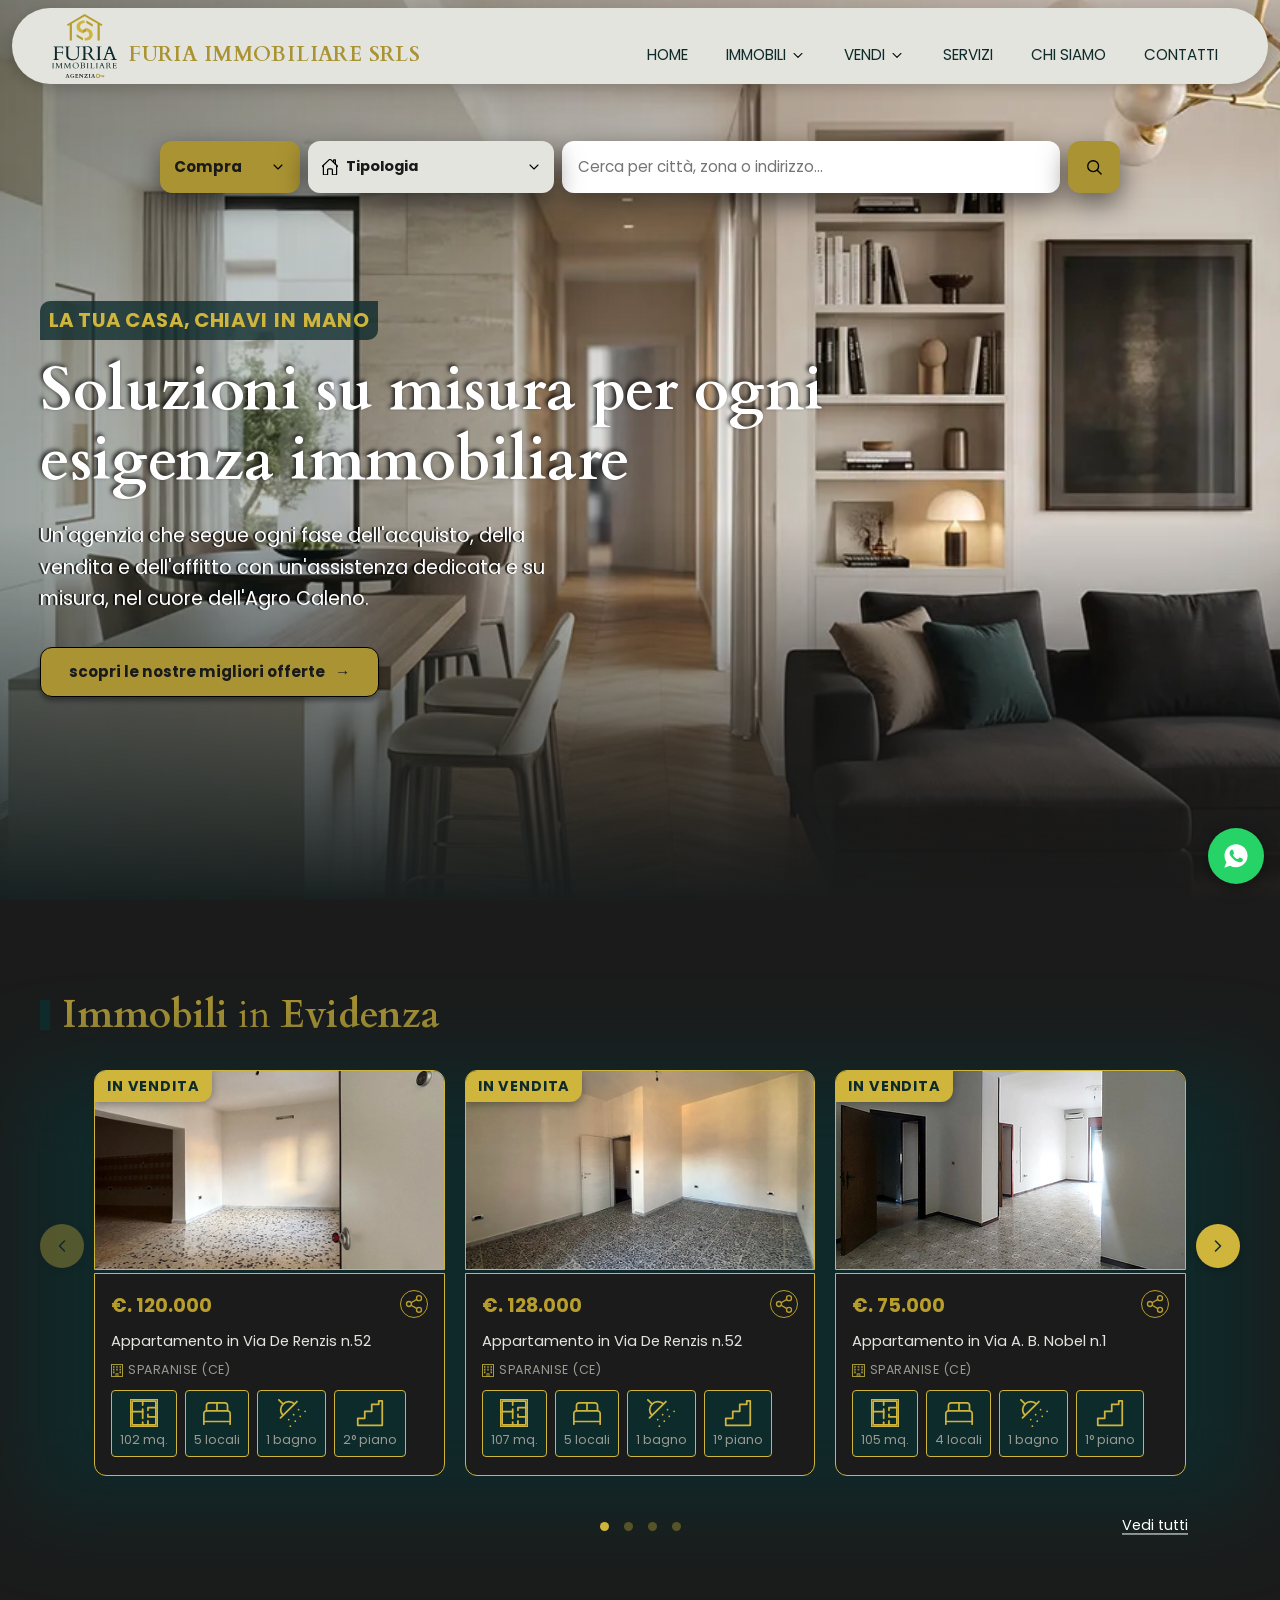
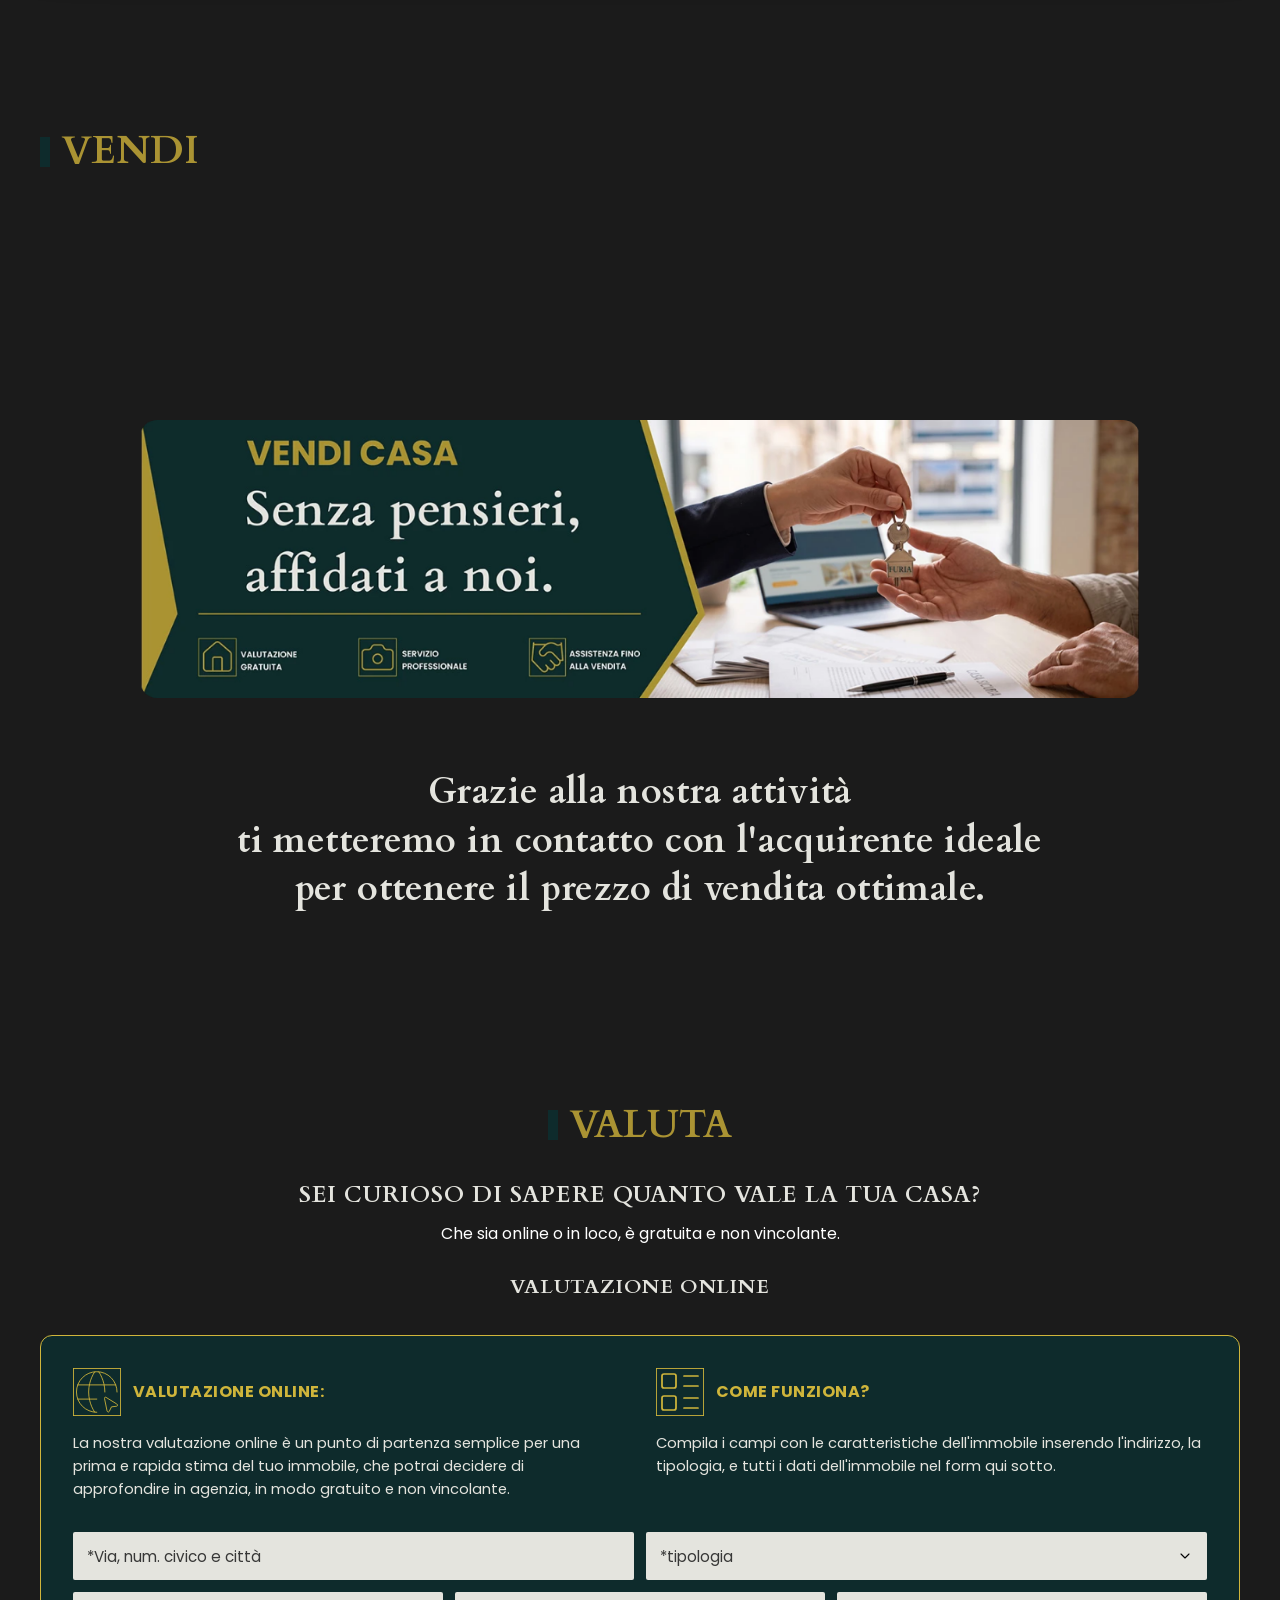
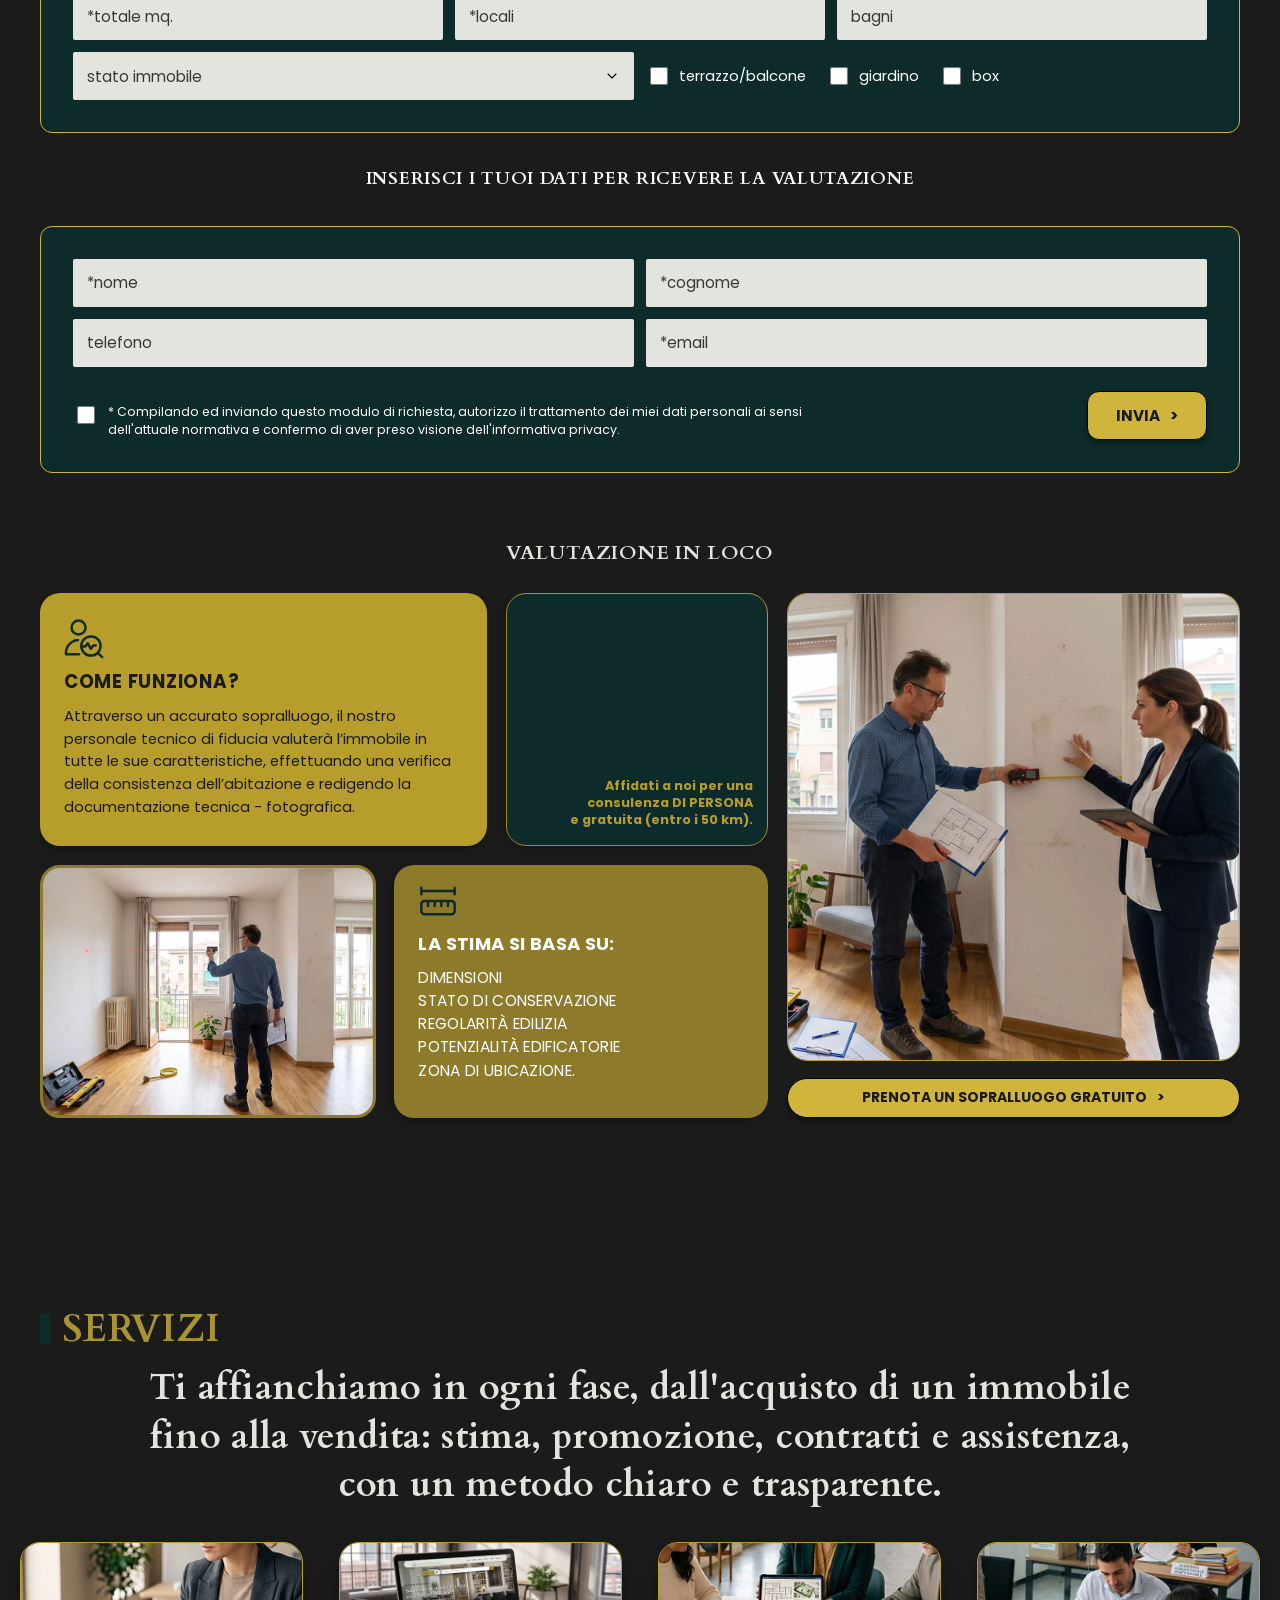
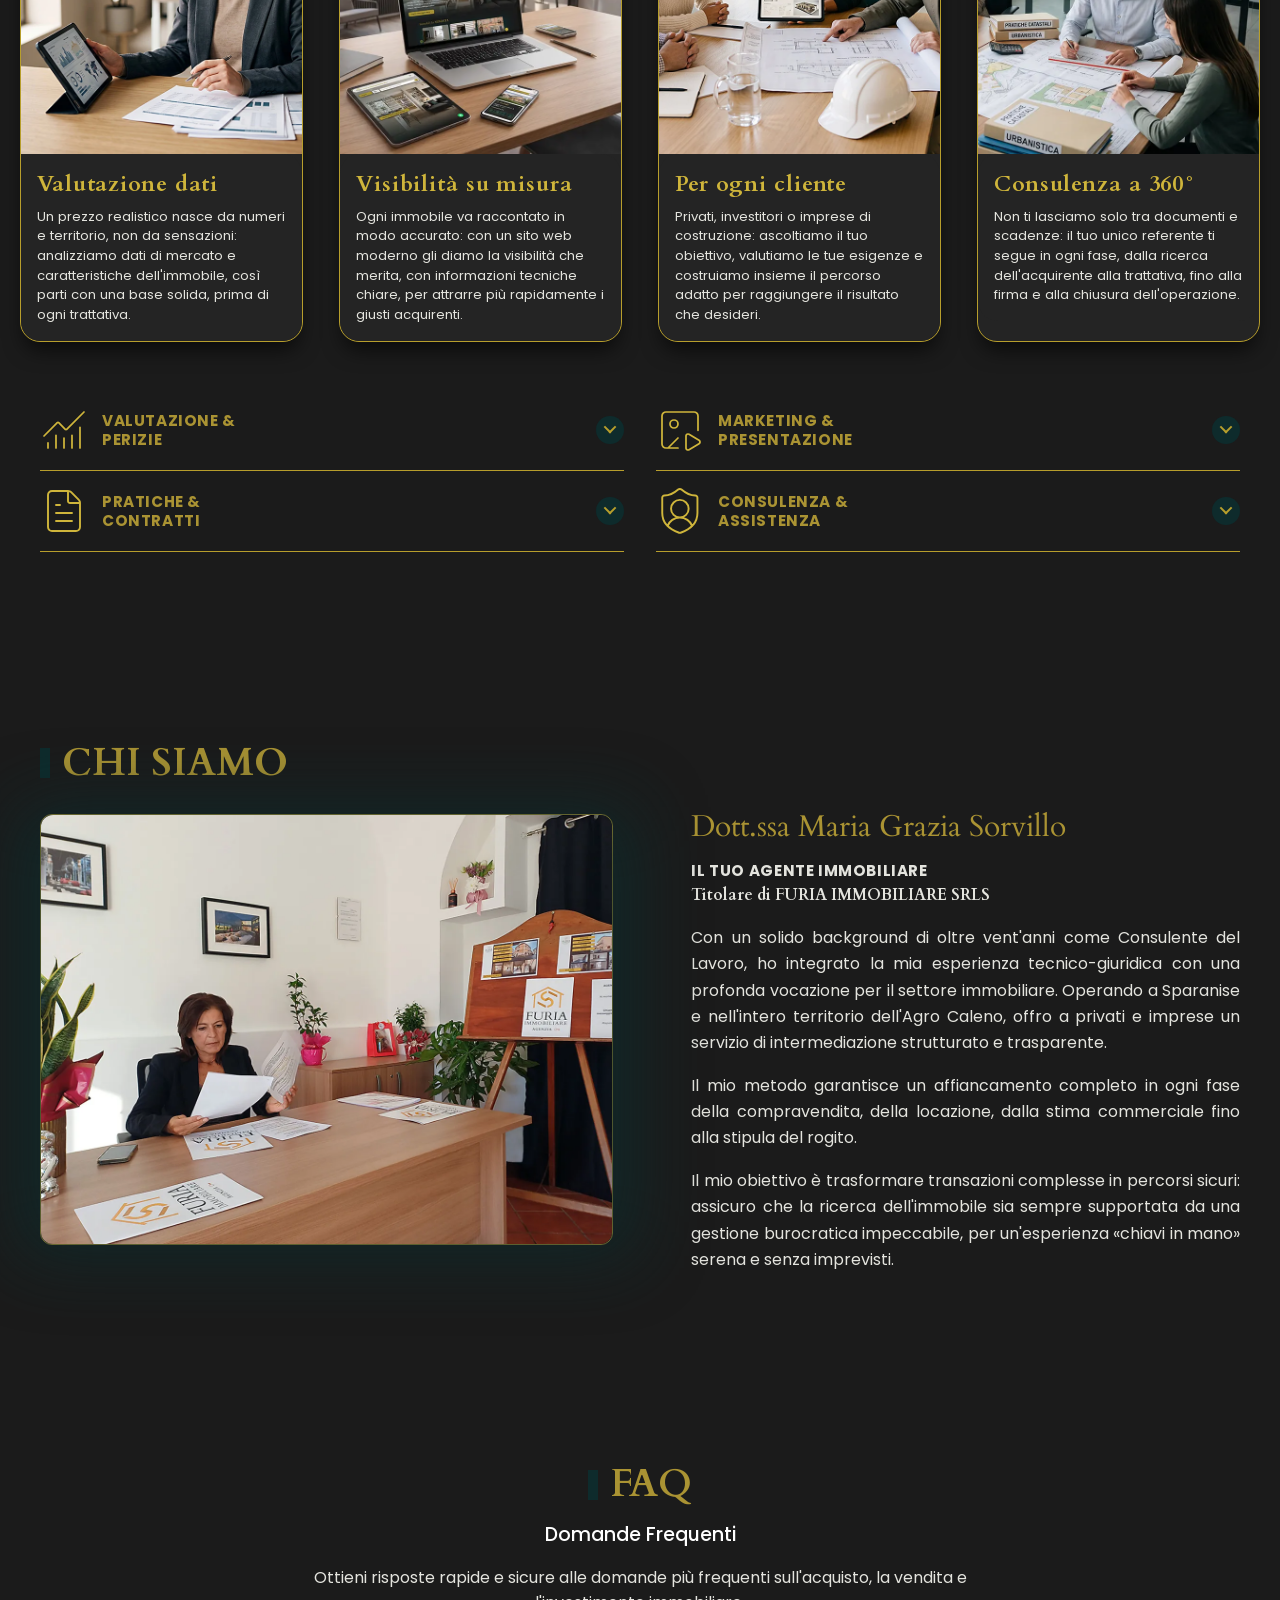
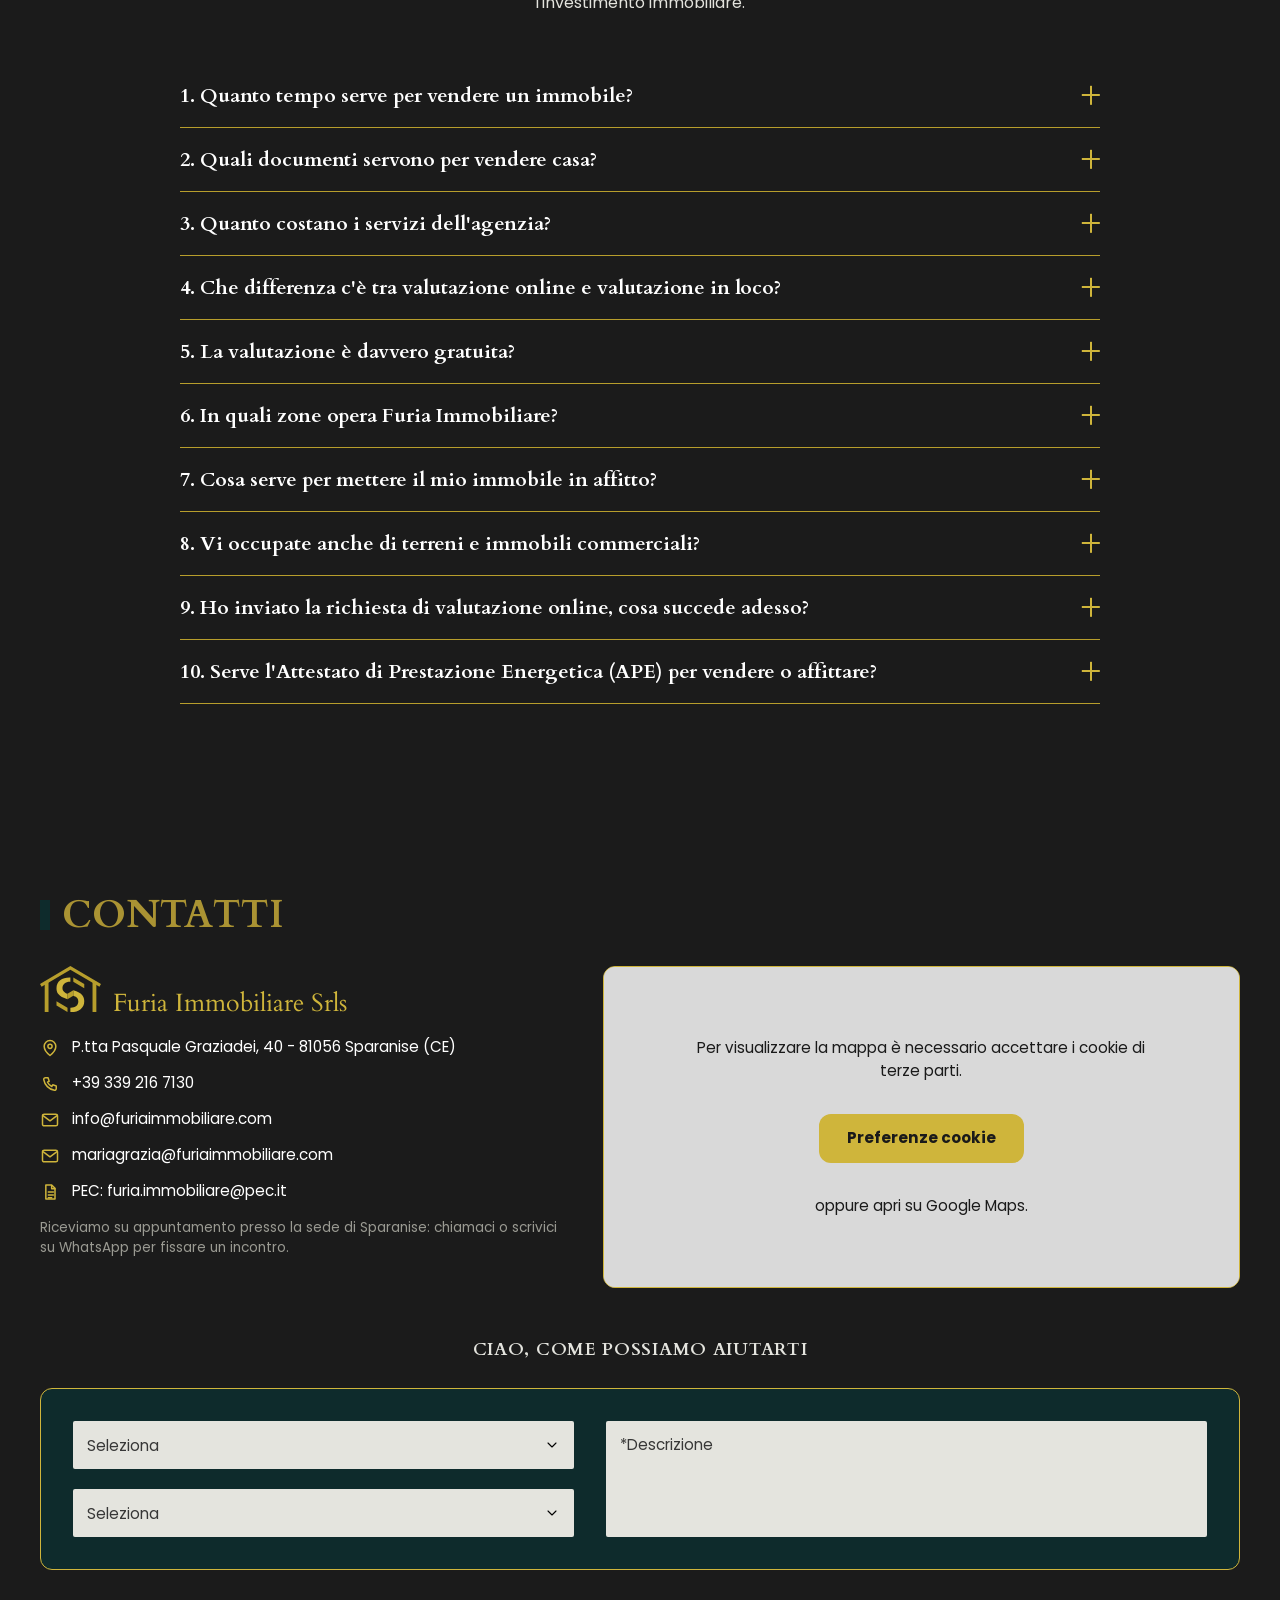
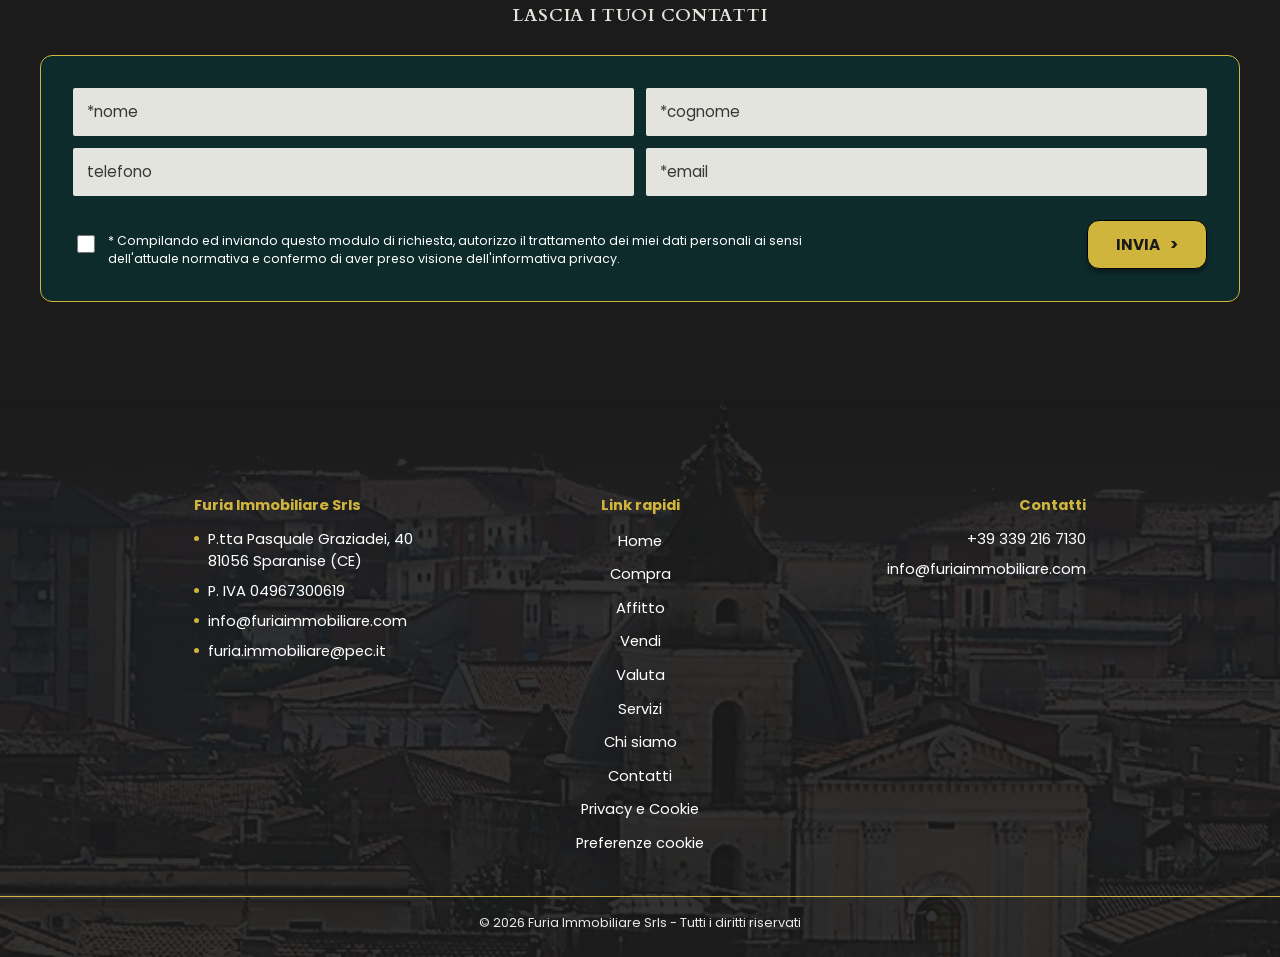
<file: index.html>
<!DOCTYPE html>
<html lang="it">

<head>
    <meta charset="UTF-8">
    <script type="text/javascript"
        src="https://embeds.iubenda.com/widgets/5d729206-1957-4c92-be6f-342a1ac1af5e.js"></script>
    <script async type="text/plain" class="_iub_cs_activate" data-iub-purposes="4"
        data-suppressedsrc="https://www.googletagmanager.com/gtag/js?id=G-RNN298V4VR"></script>
    <script type="text/plain" class="_iub_cs_activate" data-iub-purposes="4">
        window.dataLayer = window.dataLayer || [];
        function gtag() { dataLayer.push(arguments); }
        gtag('js', new Date());
        gtag('config', 'G-RNN298V4VR');
    </script>
    <meta name="viewport" content="width=device-width, initial-scale=1.0">
    <title>Agenzia immobiliare a Sparanise (CE) | Furia Immobiliare</title>
    <meta name="description"
        content="Furia Immobiliare, agenzia a Sparanise (CE): immobili in vendita in provincia di Caserta e assistenza dedicata. Contattaci per un appuntamento.">
    <link rel="canonical" href="https://www.furiaimmobiliare.com/">
    <script type="application/ld+json">
{
  "@context": "https://schema.org",
  "@type": "RealEstateAgent",
  "@id": "https://www.furiaimmobiliare.com/#agenzia",
  "name": "Furia Immobiliare Srls",
  "url": "https://www.furiaimmobiliare.com/",
  "image": "https://www.furiaimmobiliare.com/assets/images/hero-furia2.webp",
  "telephone": "+39 339 216 7130",
  "email": "info@furiaimmobiliare.com",
  "address": {
    "@type": "PostalAddress",
    "streetAddress": "Piazzetta Pasquale Graziadei, 40",
    "addressLocality": "Sparanise",
    "addressRegion": "CE",
    "postalCode": "81056",
    "addressCountry": "IT"
  },
  "areaServed": [
    { "@type": "City", "name": "Sparanise" },
    { "@type": "AdministrativeArea", "name": "Provincia di Caserta" }
  ]
}
    </script>
    <meta property="og:title" content="Furia Immobiliare Srls — La tua casa, chiavi in mano">
    <meta property="og:description"
        content="Agenzia immobiliare a Sparanise (CE): soluzioni su misura per ogni esigenza immobiliare nell'Agro Caleno.">
    <meta property="og:type" content="website">
    <meta property="og:locale" content="it_IT">
    <meta property="og:image" content="https://www.furiaimmobiliare.com/assets/images/hero-furia2.webp">
    <meta property="og:url" content="https://www.furiaimmobiliare.com/">
    <link rel="icon" type="image/svg+xml" href="assets/logo-furia-favicon.svg">
    <link rel="stylesheet" href="style.css">
    <!-- Anti-flash hero: decide il cinematico prima del primo paint (stessa logica di main.js) -->
    <script>
        (function () {
            try {
                var KEY = "furia-hero-cinematico-visto";
                if (sessionStorage.getItem(KEY) === "1") return;
                if (!window.matchMedia("(min-width: 1280px) and (orientation: landscape)").matches) return;
                if (window.matchMedia("(prefers-reduced-motion: reduce)").matches) return;
                document.documentElement.classList.add("furia-cine");
                /* Avvia subito il download della foto 1 full */
                var preload = document.createElement("link");
                preload.rel = "preload";
                preload.as = "image";
                preload.href = "assets/images/hero-furia.webp";
                preload.fetchPriority = "high";
                document.head.appendChild(preload);
            } catch (e) { /* sessionStorage / matchMedia non disponibili */ }
        })();
    </script>
</head>

<body>

    <!-- ===== NAVBAR ===== -->
    <header class="navbar" id="navbar">
        <div class="container navbar-inner">
            <a href="/" class="navbar-brand" aria-label="Furia Immobiliare Srls — Home">
                <img src="assets/logo-furia.svg" alt="" class="navbar-logo" width="40" height="40">
                <span class="navbar-wordmark">FURIA IMMOBILIARE SRLS</span>
            </a>

            <nav class="navbar-links" aria-label="Menu principale">
                <a href="/" class="is-active">Home</a>

                <div class="nav-dropdown">
                    <button type="button" class="nav-dropdown-toggle" id="navImmobiliToggle" aria-expanded="false"
                        aria-haspopup="true" aria-controls="navImmobiliMenu">
                        Immobili
                        <img src="assets/images/icons/icon-chevron-down.svg" alt="" class="icon icon--sm" width="16"
                            height="16">
                    </button>
                    <ul class="nav-dropdown-menu" id="navImmobiliMenu" hidden>
                        <li><a href="vendita.html">Compra</a></li>
                        <li><a href="affitto.html">Affitto</a></li>
                    </ul>
                </div>

                <!-- Dropdown Vendi: Vendi casa + Valuta -->
                <div class="nav-dropdown">
                    <button type="button" class="nav-dropdown-toggle" id="navVendiToggle" aria-expanded="false"
                        aria-haspopup="true" aria-controls="navVendiMenu">
                        Vendi
                        <img src="assets/images/icons/icon-chevron-down.svg" alt="" class="icon icon--sm" width="16"
                            height="16">
                    </button>
                    <ul class="nav-dropdown-menu" id="navVendiMenu" hidden>
                        <li><a href="#vendi">Vendi casa</a></li>
                        <li><a href="#valuta">Valuta</a></li>
                    </ul>
                </div>

                <a href="#servizi">Servizi</a>
                <a href="#chi-siamo">Chi siamo</a>
                <a href="#contatti">Contatti</a>
            </nav>

            <button type="button" class="hamburger" id="hamburger" aria-label="Apri menu" aria-expanded="false"
                aria-controls="mobileDrawer">
                <span></span>
                <span></span>
                <span></span>
            </button>
        </div>
    </header>

    <!-- Drawer mobile (stessa struttura della navbar desktop) -->
    <div class="drawer-overlay" id="drawerOverlay" hidden></div>
    <nav class="mobile-drawer" id="mobileDrawer" aria-label="Menu mobile" hidden>
        <a href="/" class="is-active">Home</a>

        <div class="mobile-drawer-group">
            <button type="button" class="mobile-drawer-toggle" id="drawerImmobiliToggle" aria-expanded="false"
                aria-controls="drawerImmobiliMenu">
                Immobili
                <img src="assets/images/icons/icon-chevron-down.svg" alt="" class="icon icon--sm" width="16"
                    height="16">
            </button>
            <div class="mobile-drawer-sub" id="drawerImmobiliMenu" hidden>
                <a href="vendita.html">Compra</a>
                <a href="affitto.html">Affitto</a>
            </div>
        </div>

        <div class="mobile-drawer-group">
            <button type="button" class="mobile-drawer-toggle" id="drawerVendiToggle" aria-expanded="false"
                aria-controls="drawerVendiMenu">
                Vendi
                <img src="assets/images/icons/icon-chevron-down.svg" alt="" class="icon icon--sm" width="16"
                    height="16">
            </button>
            <div class="mobile-drawer-sub" id="drawerVendiMenu" hidden>
                <a href="#vendi">Vendi casa</a>
                <a href="#valuta">Valuta</a>
            </div>
        </div>

        <a href="#servizi">Servizi</a>
        <a href="#chi-siamo">Chi siamo</a>
        <a href="#contatti">Contatti</a>
    </nav>

    <main id="main">

        <!-- ===== HERO ===== -->
        <section class="hero" id="hero" aria-label="Presentazione">
            <!-- Esterno: src solo se cinematico (evita download ~190KB su mobile / visite successive) -->
            <img alt="" class="hero-bg hero-bg--esterno" width="1920" height="1080"
                data-src="assets/images/hero-furia.webp" decoding="async">
            <!-- Interno: LCP mobile e stato a riposo desktop -->
            <img src="assets/images/hero-furia2.webp" alt="" class="hero-bg hero-bg--interno" width="1920" height="1080"
                fetchpriority="high" loading="eager" decoding="async">
            <script>
                (function () {
                    if (!document.documentElement.classList.contains("furia-cine")) return;
                    var el = document.querySelector(".hero-bg--esterno");
                    if (el && el.getAttribute("data-src") && !el.getAttribute("src")) {
                        el.setAttribute("fetchpriority", "high");
                        el.src = el.getAttribute("data-src");
                    }
                })();
            </script>
            <div class="hero-transizione" aria-hidden="true"></div>
            <!-- Frase cinematico: tre righe sul primo fotogramma (solo ≥1280px landscape) -->
            <p class="hero-frase" aria-hidden="true">
                <span class="hero-frase-riga">Ti Accompagno</span>
                <span class="hero-frase-riga">Nella Casa</span>
                <span class="hero-frase-riga">Dei Tuoi Sogni</span>
            </p>
            <!-- Atto E: brand finale (solo cinematico ≥1280px) -->
            <p class="hero-brand-finale" aria-hidden="true">
                <span class="hero-brand-finale-riga">FURIA</span>
                <span class="hero-brand-finale-riga">IMMOBILIARE</span>
            </p>

            <div class="container hero-inner">

                <!-- Widget ricerca -->
                <form class="hero-search" id="heroSearchForm" role="search" aria-label="Ricerca immobili">

                    <!-- 1) Compra / Affitta -->
                    <div class="search-dropdown search-dropdown--azione">
                        <button type="button" class="search-dropdown-toggle search-dropdown-toggle--oro"
                            id="searchAzioneToggle" aria-expanded="false" aria-haspopup="listbox"
                            aria-controls="searchAzioneMenu">
                            <span id="searchAzioneLabel">Compra</span>
                            <img src="assets/images/icons/icon-chevron-down.svg" alt="" class="icon icon--sm" width="16"
                                height="16">
                        </button>
                        <ul class="search-dropdown-menu" id="searchAzioneMenu" role="listbox" hidden>
                            <li role="option" data-value="compra" aria-selected="true">Compra</li>
                            <li role="option" data-value="affitta" aria-selected="false">Affitta</li>
                        </ul>
                        <input type="hidden" name="azione" id="searchAzione" value="compra">
                    </div>

                    <!-- 2) Tipologia immobile -->
                    <div class="search-dropdown search-dropdown--tipo">
                        <button type="button" class="search-dropdown-toggle" id="searchTipoToggle" aria-expanded="false"
                            aria-haspopup="listbox" aria-controls="searchTipoMenu" aria-label="Tipologia immobile">
                            <img src="assets/images/icons/icon-Home.svg" alt=""
                                class="icon icon--sm icon--cottage search-tipo-icon" width="18" height="18">
                            <span class="search-tipo-label" id="searchTipoLabel">Tipologia</span>
                            <img src="assets/images/icons/icon-chevron-down.svg" alt="" class="icon icon--sm" width="16"
                                height="16">
                        </button>
                        <ul class="search-dropdown-menu search-dropdown-menu--tipo" id="searchTipoMenu" role="listbox"
                            hidden>
                            <li role="option" data-value="" aria-selected="true">
                                <img src="assets/images/icons/icon-Home.svg" alt="" class="icon icon--sm icon--cottage"
                                    width="18" height="18">
                                Tutte
                            </li>
                            <li role="option" data-value="case-ville" aria-selected="false">
                                <img src="assets/images/icons/icon-Home.svg" alt="" class="icon icon--sm icon--cottage"
                                    width="18" height="18">
                                Case - Ville
                            </li>
                            <li role="option" data-value="appartamenti" aria-selected="false">
                                <img src="assets/images/icons/icon-appartamenti.svg" alt="" class="icon icon--sm"
                                    width="18" height="18">
                                Appartamenti
                            </li>
                            <li role="option" data-value="terreno" aria-selected="false">
                                <img src="assets/images/icons/icon-terreno.svg" alt="" class="icon icon--sm" width="18"
                                    height="18">
                                Terreno
                            </li>
                            <li role="option" data-value="commerciale" aria-selected="false">
                                <img src="assets/images/icons/icon-commerciale.svg" alt="" class="icon icon--sm"
                                    width="18" height="18">
                                Commerciale
                            </li>
                            <li role="option" data-value="garage" aria-selected="false">
                                <img src="assets/images/icons/icon-garage.svg" alt="" class="icon icon--sm" width="18"
                                    height="18">
                                Garage
                            </li>
                            <li role="option" data-value="nuove-costruzioni" aria-selected="false">
                                <img src="assets/images/icons/icon-nuove-costruzioni.svg" alt="" class="icon icon--sm"
                                    width="18" height="18">
                                Nuove Costruzioni
                            </li>
                        </ul>
                        <input type="hidden" name="tipologia" id="searchTipo" value="">
                    </div>

                    <!-- 3) Query + cerca -->
                    <label class="sr-only" for="searchQuery">Cerca per città, zona o indirizzo</label>
                    <input type="search" id="searchQuery" name="q" class="hero-search-input"
                        placeholder="Cerca per città, zona o indirizzo...">

                    <button type="submit" class="hero-search-btn" aria-label="Cerca">
                        <img src="assets/images/icons/icon-search.svg" alt="" class="icon" width="20" height="20">
                    </button>
                </form>

                <!-- Payoff + H1 + CTA -->
                <div class="hero-content">
                    <p class="hero-payoff">La tua casa, <span class="hero-payoff-chiavi">chiavi in mano</span></p>
                    <h1 class="hero-title">
                        <span class="hero-title-riga">Soluzioni su misura per ogni</span>
                        <span class="hero-title-riga">esigenza immobiliare</span>
                    </h1>
                    <p class="hero-sub">Un'agenzia che segue ogni fase dell'acquisto, della vendita e dell'affitto
                        con un'assistenza dedicata e su misura, nel cuore dell'Agro Caleno.</p>
                    <a href="#immobili-vendita" class="btn btn--oro hero-cta">
                        Scopri le nostre migliori offerte
                        <span class="hero-cta-arrow" aria-hidden="true">→</span>
                    </a>
                </div>

            </div>
        </section>

        <!-- ===== IMMOBILI IN VENDITA ===== -->
        <section class="sezione-annunci" id="immobili-vendita" aria-labelledby="titolo-vendita">
            <div class="container">
                <h2 class="sezione-titolo" id="titolo-vendita">
                    <span class="sezione-titolo-testo"><span>Immobili</span> in <span>Evidenza</span></span>
                </h2>

                <div class="carousel" data-carousel="vendita">
                    <button type="button" class="carousel-btn carousel-btn--prev" aria-label="Card precedente">
                        <svg xmlns="http://www.w3.org/2000/svg" viewBox="0 0 24 24" fill="none" width="20" height="20"
                            aria-hidden="true">
                            <path d="M15 6l-6 6 6 6" stroke="currentColor" stroke-width="1.8" stroke-linecap="round"
                                stroke-linejoin="round" />
                        </svg>
                    </button>

                    <div class="carousel-viewport">
                        <div class="carousel-track" id="carouselVenditaTrack">
                            <!-- Card generate da data/annunci.js -->
                        </div>
                    </div>

                    <button type="button" class="carousel-btn carousel-btn--next" aria-label="Card successiva">
                        <svg xmlns="http://www.w3.org/2000/svg" viewBox="0 0 24 24" fill="none" width="20" height="20"
                            aria-hidden="true">
                            <path d="M9 6l6 6-6 6" stroke="currentColor" stroke-width="1.8" stroke-linecap="round"
                                stroke-linejoin="round" />
                        </svg>
                    </button>

                    <div class="carousel-footer">
                        <div class="carousel-dots" id="carouselVenditaDots" aria-label="Paginazione carosello"></div>
                        <a href="vendita.html" class="carousel-vedi-tutti">Vedi tutti</a>
                    </div>
                </div>
            </div>
        </section>

        <!-- ===== VENDI ===== -->
        <section class="sezione-vendi" id="vendi" aria-labelledby="titolo-vendi">
            <div class="container">
                <h2 class="sezione-titolo" id="titolo-vendi">
                    <span class="sezione-titolo-testo"><span>Vendi</span></span>
                </h2>

                <p class="vendi-intro">
                    <span class="vendi-intro-blocco vendi-scroll-fade-down">
                        <span class="vendi-intro-riga vendi-intro-passo">Come primo passo:</span>
                        <span class="vendi-intro-riga vendi-intro-supporto">Valuteremo l'intero potenziale del tuo
                            immobile,</span>
                        <span class="vendi-intro-riga vendi-intro-supporto">con tutti i suoi dettagli e le sue
                            caratteristiche.</span>
                    </span>
                </p>
            </div>

            <!-- Banner: desktop/tablet = composito; solo mobile portrait = testo + foto -->
            <div class="vendi-banner" id="vendiBannerTrack">
                <div class="vendi-banner-scala" id="vendiBannerScala">
                    <img class="vendi-banner-desktop" src="assets/images/banner-vendi-casa.webp"
                        alt="Vendi casa senza pensieri, affidati a noi" width="1440" height="400" loading="lazy">
                </div>

                <div class="vendi-banner-mobile">
                    <img class="vendi-banner-testo" src="assets/images/banner-vendi-testo-mobile.webp"
                        alt="Vendi casa senza pensieri, affidati a noi — valutazione gratuita, servizio professionale, assistenza fino alla vendita"
                        width="828" height="640" loading="lazy">
                    <img class="vendi-banner-foto" src="assets/images/stretta-mano.webp"
                        alt="Consegna chiavi — vendita immobiliare" width="1600" height="893" loading="lazy">
                </div>
            </div>

            <div class="container">
                <p class="vendi-tagline">
                    <span class="vendi-tagline-riga">Grazie alla nostra attività</span>
                    <span class="vendi-tagline-riga">ti metteremo in contatto con l'acquirente ideale</span>
                    <span class="vendi-tagline-riga">per ottenere il prezzo di vendita ottimale.</span>
                </p>
            </div>
        </section>

        <!-- ===== VALUTA ===== -->
        <section class="sezione-valuta" id="valuta" aria-labelledby="titolo-valuta">
            <div class="container">
                <h2 class="sezione-titolo" id="titolo-valuta">
                    <span class="sezione-titolo-testo"><span>Valuta</span></span>
                </h2>

                <p class="valuta-headline">Sei curioso di sapere quanto vale la tua casa?</p>
                <p class="valuta-subhead">Che sia online o in loco, è gratuita e non vincolante.</p>
                <p class="valuta-online-titolo">Valutazione online</p>

                <!-- Box 1: Valutazione online + dati immobile -->
                <form class="valuta-form" id="formValutazioneOnline" novalidate>
                    <div class="valuta-box">
                        <div class="valuta-intro-grid">
                            <div class="valuta-intro-col">
                                <div class="valuta-intro-head">
                                    <img src="assets/images/icons/icon-online.svg" alt="" width="48" height="48">
                                    <h3>Valutazione online:</h3>
                                </div>
                                <p>La nostra valutazione online è un punto di partenza semplice per una prima e rapida
                                    stima del tuo immobile, che potrai decidere di approfondire in agenzia, in modo
                                    gratuito e non vincolante.</p>
                            </div>
                            <div class="valuta-intro-col">
                                <div class="valuta-intro-head">
                                    <img src="assets/images/icons/icon-layout-list.svg" alt="" width="48" height="48">
                                    <h3>Come funziona?</h3>
                                </div>
                                <p>Compila i campi con le caratteristiche dell'immobile inserendo l'indirizzo, la
                                    tipologia,
                                    e tutti i dati dell'immobile nel form qui sotto.</p>
                            </div>
                        </div>

                        <div class="valuta-campi">
                            <label class="valuta-field valuta-field--full">
                                <span class="sr-only">Indirizzo (obbligatorio)</span>
                                <input type="text" name="indirizzo" required placeholder="*Via, num. civico e città"
                                    autocomplete="street-address">
                            </label>

                            <div class="valuta-field valuta-field--full valuta-dropdown" data-valuta-dropdown>
                                <span class="sr-only">Tipologia (obbligatorio)</span>
                                <input type="hidden" name="tipologia" id="valutaTipologia" value="" required>
                                <button type="button" class="valuta-dropdown-toggle" id="valutaTipologiaToggle"
                                    aria-expanded="false" aria-haspopup="listbox">
                                    <span id="valutaTipologiaLabel">*tipologia</span>
                                    <img src="assets/images/icons/icon-chevron-down.svg" alt="" width="16" height="16">
                                </button>
                                <ul class="valuta-dropdown-menu" id="valutaTipologiaMenu" role="listbox" hidden>
                                    <li role="option" data-value="case-ville">
                                        <img src="assets/images/icons/icon-Home.svg" alt="" width="18" height="18">
                                        Case - Ville
                                    </li>
                                    <li role="option" data-value="appartamenti">
                                        <img src="assets/images/icons/icon-appartamenti.svg" alt="" width="18"
                                            height="18">
                                        Appartamenti
                                    </li>
                                    <li role="option" data-value="terreno">
                                        <img src="assets/images/icons/icon-terreno.svg" alt="" width="18" height="18">
                                        Terreno
                                    </li>
                                    <li role="option" data-value="commerciale">
                                        <img src="assets/images/icons/icon-commerciale.svg" alt="" width="18"
                                            height="18">
                                        Commerciale
                                    </li>
                                    <li role="option" data-value="garage">
                                        <img src="assets/images/icons/icon-garage.svg" alt="" width="18" height="18">
                                        Garage
                                    </li>
                                    <li role="option" data-value="nuove-costruzioni">
                                        <img src="assets/images/icons/icon-nuove-costruzioni.svg" alt="" width="18"
                                            height="18">
                                        Nuove Costruzioni
                                    </li>
                                </ul>
                            </div>

                            <label class="valuta-field">
                                <span class="sr-only">Totale mq (obbligatorio)</span>
                                <input type="number" name="mq" required min="1" placeholder="*totale mq."
                                    inputmode="numeric">
                            </label>
                            <label class="valuta-field">
                                <span class="sr-only">Locali (obbligatorio)</span>
                                <input type="number" name="locali" required min="1" placeholder="*locali"
                                    inputmode="numeric">
                            </label>
                            <label class="valuta-field">
                                <span class="sr-only">Bagni</span>
                                <input type="number" name="bagni" min="0" placeholder="bagni" inputmode="numeric">
                            </label>

                            <div class="valuta-field valuta-dropdown" data-valuta-dropdown>
                                <span class="sr-only">Stato immobile</span>
                                <input type="hidden" name="stato" id="valutaStato" value="">
                                <button type="button" class="valuta-dropdown-toggle" id="valutaStatoToggle"
                                    aria-expanded="false" aria-haspopup="listbox">
                                    <span id="valutaStatoLabel">stato immobile</span>
                                    <img src="assets/images/icons/icon-chevron-down.svg" alt="" width="16" height="16">
                                </button>
                                <ul class="valuta-dropdown-menu" id="valutaStatoMenu" role="listbox" hidden>
                                    <li role="option" data-value="da-ristrutturare">Da Ristrutturare</li>
                                    <li role="option" data-value="abitabile">Abitabile</li>
                                    <li role="option" data-value="nuovo">Nuovo</li>
                                </ul>
                            </div>

                            <div class="valuta-checks">
                                <label class="valuta-check">
                                    <input type="checkbox" name="extra" value="terrazzo-balcone">
                                    <span>terrazzo/balcone</span>
                                </label>
                                <label class="valuta-check">
                                    <input type="checkbox" name="extra" value="giardino">
                                    <span>giardino</span>
                                </label>
                                <label class="valuta-check">
                                    <input type="checkbox" name="extra" value="box">
                                    <span>box</span>
                                </label>
                            </div>
                        </div>
                    </div>

                    <p class="valuta-dati-titolo">Inserisci i tuoi dati per ricevere la valutazione</p>

                    <!-- Box 2: dati personali -->
                    <div class="valuta-box">
                        <div class="valuta-campi valuta-campi--dati">
                            <label class="valuta-field">
                                <span class="sr-only">Nome (obbligatorio)</span>
                                <input type="text" name="nome" required placeholder="*nome" autocomplete="given-name">
                            </label>
                            <label class="valuta-field">
                                <span class="sr-only">Cognome (obbligatorio)</span>
                                <input type="text" name="cognome" required placeholder="*cognome"
                                    autocomplete="family-name">
                            </label>
                            <label class="valuta-field">
                                <span class="sr-only">Telefono</span>
                                <input type="tel" name="telefono" placeholder="telefono" autocomplete="tel">
                            </label>
                            <label class="valuta-field">
                                <span class="sr-only">Email (obbligatorio)</span>
                                <input type="email" name="email" required placeholder="*email" autocomplete="email">
                            </label>
                        </div>

                        <div class="valuta-footer">
                            <label class="valuta-privacy">
                                <input type="checkbox" name="privacy" required>
                                <span>* Compilando ed inviando questo modulo di richiesta, autorizzo il trattamento dei
                                    miei dati personali ai sensi dell'attuale normativa e confermo di aver preso visione
                                    dell'informativa privacy.</span>
                            </label>
                            <button type="submit" class="btn btn--oro valuta-btn">
                                Invia <span aria-hidden="true">&gt;</span>
                            </button>
                        </div>
                        <p class="valuta-form-msg" id="valutaFormMsg" hidden></p>
                    </div>
                </form>

                <!-- Valutazione in loco: card testi a sx + foto quadrata a dx (layout mockup) -->
                <div class="valuta-loco">
                    <p class="valuta-loco-titolo">Valutazione in loco</p>
                    <div class="valuta-loco-inner">
                        <div class="valuta-loco-cards">
                            <div class="valuta-loco-card-riga">
                                <article class="valuta-loco-card valuta-loco-card--come">
                                    <div class="valuta-loco-card-testo">
                                        <span class="valuta-loco-card-icona valuta-loco-card-icona--checkup"
                                            aria-hidden="true"></span>
                                        <h3>Come funziona?</h3>
                                        <p>Attraverso un accurato sopralluogo, il nostro personale tecnico di fiducia
                                            valuterà
                                            l’immobile in tutte le sue caratteristiche, effettuando una verifica della
                                            consistenza dell’abitazione e redigendo la documentazione tecnica -
                                            fotografica.</p>
                                    </div>
                                </article>
                                <article class="valuta-loco-card valuta-loco-card--lato">
                                    <p class="valuta-loco-card-lato-testo"><span class="valuta-loco-affidati-prima"><span class="valuta-loco-affidati-riga">Affidati a noi per</span><br
                                            class="valuta-loco-br--dopo-per"> <span class="valuta-loco-affidati-una">una</span></span><br
                                        class="valuta-loco-br--dopo-una">
                                        consulenza DI PERSONA<br>
                                        e gratuita <span class="valuta-loco-km">(entro i 50&nbsp;km).</span></p>
                                </article>
                            </div>
                            <div class="valuta-loco-card-riga valuta-loco-card-riga--stima">
                                <article class="valuta-loco-card valuta-loco-card--stima valuta-loco-card--stima-lato">
                                    <div class="valuta-loco-card-foto-overflow">
                                        <div class="valuta-loco-card-foto-caption">
                                            <h4>Sopralluogo</h4>
                                        </div>
                                        <img class="valuta-loco-card-foto" src="assets/images/foto-stima.webp"
                                            alt="Sopralluogo e stima dell’immobile" width="800" height="600"
                                            loading="lazy">
                                    </div>
                                </article>
                                <article class="valuta-loco-card valuta-loco-card--stima valuta-loco-card--stima-testo">
                                    <div class="valuta-loco-card-testo">
                                        <span class="valuta-loco-card-icona valuta-loco-card-icona--ruler"
                                            aria-hidden="true"></span>
                                        <h3 class="valuta-loco-card-criteri-titolo">la stima si basa su:</h3>
                                        <p class="valuta-loco-card-criteri">
                                            <span class="valuta-loco-card-criteri-voce">dimensioni</span>
                                            <span class="valuta-loco-card-criteri-voce">stato di conservazione</span>
                                            <span class="valuta-loco-card-criteri-voce">regolarità edilizia</span>
                                            <span class="valuta-loco-card-criteri-voce">potenzialità edificatorie</span>
                                            <span class="valuta-loco-card-criteri-voce">zona di ubicazione.</span>
                                        </p>
                                    </div>
                                </article>
                            </div>
                        </div>
                        <div class="valuta-loco-foto-wrap">
                            <img class="valuta-loco-foto" src="assets/images/banner-valutazioni-loco.webp"
                                alt="Tecnici in sopralluogo — valutazione immobiliare in loco" width="1200"
                                height="1200" loading="lazy">
                            <a href="#contatti" class="btn btn--oro valuta-btn valuta-loco-cta">
                                Prenota un sopralluogo gratuito <span aria-hidden="true">&gt;</span>
                            </a>
                        </div>
                    </div>
                </div>
            </div>
        </section>

        <!-- ===== SERVIZI ===== -->
        <section class="sezione-servizi" id="servizi" aria-labelledby="titolo-servizi">
            <div class="container">
                <h2 class="sezione-titolo" id="titolo-servizi">
                    <span class="sezione-titolo-testo"><span>Servizi</span></span>
                </h2>

                <p class="servizi-prefazione">
                    <span class="servizi-prefazione-riga">Ti affianchiamo in ogni fase, dall'acquisto di un immobile</span>
                    <span class="servizi-prefazione-riga">fino alla vendita: stima, promozione, contratti e assistenza,</span>
                    <span class="servizi-prefazione-riga">con un metodo chiaro e trasparente.</span>
                </p>

                <div class="vendi-cards">
                    <article class="vendi-card vendi-card--unita">
                        <div class="vendi-card-box">
                            <div class="vendi-card-media">
                                <img src="assets/images/vendi/Valutazione-dati.webp" alt="" width="400" height="280"
                                    loading="lazy">
                            </div>
                            <div class="vendi-card-media-hover" aria-hidden="true"
                                style="background-image: url('assets/images/vendi/Valutazione-dati.webp')"></div>
                            <div class="vendi-card-body">
                                <h3 class="vendi-card-titolo">Valutazione<br class="vendi-card-titolo-br"> dati</h3>
                                <p>Un prezzo realistico nasce da numeri e territorio, non da sensazioni:
                                    analizziamo dati di mercato e caratteristiche dell'immobile, così parti con una
                                    base solida, prima di ogni trattativa.</p>
                            </div>
                        </div>
                    </article>

                    <article class="vendi-card vendi-card--unita">
                        <div class="vendi-card-box">
                            <div class="vendi-card-media">
                                <img src="assets/images/vendi/Visibilita-su-misura.webp" alt="" width="400" height="280"
                                    loading="lazy">
                            </div>
                            <div class="vendi-card-media-hover" aria-hidden="true"
                                style="background-image: url('assets/images/vendi/Visibilita-su-misura.webp')"></div>
                            <div class="vendi-card-body">
                                <h3 class="vendi-card-titolo">Visibilità<br class="vendi-card-titolo-br"> su misura</h3>
                                <p>Ogni immobile va raccontato in modo accurato: con un sito web moderno gli diamo la
                                    visibilità che merita, con informazioni tecniche chiare, per attrarre più
                                    rapidamente i giusti acquirenti.</p>
                            </div>
                        </div>
                    </article>

                    <article class="vendi-card vendi-card--unita">
                        <div class="vendi-card-box">
                            <div class="vendi-card-media">
                                <img src="assets/images/vendi/Per-ogni-cliente.webp" alt="" width="400" height="280"
                                    loading="lazy">
                            </div>
                            <div class="vendi-card-media-hover" aria-hidden="true"
                                style="background-image: url('assets/images/vendi/Per-ogni-cliente.webp')"></div>
                            <div class="vendi-card-body">
                                <h3 class="vendi-card-titolo">Per ogni<br class="vendi-card-titolo-br"> cliente</h3>
                                <p>Privati, investitori o imprese di costruzione: ascoltiamo il tuo obiettivo,
                                    valutiamo le tue esigenze e costruiamo insieme il percorso adatto per raggiungere
                                    il risultato che desideri.</p>
                            </div>
                        </div>
                    </article>

                    <article class="vendi-card vendi-card--unita">
                        <div class="vendi-card-box">
                            <div class="vendi-card-media">
                                <img src="assets/images/vendi/Consulenza-360.webp" alt="" width="400" height="280"
                                    loading="lazy">
                            </div>
                            <div class="vendi-card-media-hover" aria-hidden="true"
                                style="background-image: url('assets/images/vendi/Consulenza-360.webp')"></div>
                            <div class="vendi-card-body">
                                <h3 class="vendi-card-titolo">Consulenza<br class="vendi-card-titolo-br"> a 360°</h3>
                                <p>Non ti lasciamo solo tra documenti e scadenze: il tuo unico referente ti segue in
                                    ogni fase, dalla ricerca dell'acquirente alla trattativa, fino alla firma e alla
                                    chiusura dell'operazione.</p>
                            </div>
                        </div>
                    </article>
                </div>

                <div class="servizi-accordion" data-servizi-accordion>
                    <!-- Colonna sx: Valutazione → Pratiche (desktop / Surface Pro 7 landscape) -->
                    <div class="servizi-col servizi-col--sx">
                        <div class="servizi-item servizi-item--valutazione">
                            <button type="button" class="servizi-toggle" aria-expanded="false"
                                aria-controls="servizi-panel-valutazione" id="servizi-btn-valutazione">
                                <img class="servizi-icona" src="assets/images/icons/icon-chart-no-axes-combined.svg"
                                    alt="" width="48" height="48">
                                <span class="servizi-toggle-titolo"><span>Valutazione
                                        &amp;</span><span>Perizie</span></span>
                                <span class="servizi-toggle-segno" aria-hidden="true"></span>
                            </button>
                            <div class="servizi-panel" id="servizi-panel-valutazione" role="region"
                                aria-labelledby="servizi-btn-valutazione" hidden>
                                <div class="servizi-voce">
                                    <p class="servizi-voce-titolo">Valutazione commerciale</p>
                                    <p class="servizi-voce-testo">Analizziamo il tuo immobile e il mercato di
                                        riferimento
                                        per
                                        indicarti un prezzo di vendita o affitto realistico, basato su dati concreti e
                                        non
                                        su
                                        stime a caso.</p>
                                </div>
                                <div class="servizi-voce">
                                    <p class="servizi-voce-titolo">Perizie estimative scritte</p>
                                    <p class="servizi-voce-testo">Un documento tecnico formale con la stima dettagliata
                                        del
                                        valore dell'immobile, utile per successioni, divisioni patrimoniali o pratiche
                                        bancarie.</p>
                                </div>
                                <div class="servizi-voce">
                                    <p class="servizi-voce-titolo">Studi di fattibilità per operazioni</p>
                                    <p class="servizi-voce-testo">Valutiamo la fattibilità tecnica ed economica di un
                                        progetto
                                        immobiliare prima che tu investa tempo e risorse, per capire se l'operazione ha
                                        davvero senso.</p>
                                </div>
                            </div>
                        </div>

                        <div class="servizi-item servizi-item--pratiche">
                            <button type="button" class="servizi-toggle" aria-expanded="false"
                                aria-controls="servizi-panel-pratiche" id="servizi-btn-pratiche">
                                <img class="servizi-icona" src="assets/images/icons/icon-file-text.svg" alt=""
                                    width="48" height="48">
                                <span class="servizi-toggle-titolo"><span>Pratiche
                                        &amp;</span><span>Contratti</span></span>
                                <span class="servizi-toggle-segno" aria-hidden="true"></span>
                            </button>
                            <div class="servizi-panel" id="servizi-panel-pratiche" role="region"
                                aria-labelledby="servizi-btn-pratiche" hidden>
                                <div class="servizi-voce">
                                    <p class="servizi-voce-titolo">Registrazione contratti di locazione</p>
                                    <p class="servizi-voce-testo">Registriamo il contratto di affitto nei tempi previsti
                                        dalla
                                        legge, senza che tu debba destreggiarti tra scadenze e moduli.</p>
                                </div>
                                <div class="servizi-voce">
                                    <p class="servizi-voce-titolo">Redazione preliminari</p>
                                    <p class="servizi-voce-testo">Prepariamo il contratto preliminare di compravendita
                                        con
                                        tutte le clausole necessarie a tutelare entrambe le parti.</p>
                                </div>
                                <div class="servizi-voce">
                                    <p class="servizi-voce-titolo">Redazione contratti di locazione</p>
                                    <p class="servizi-voce-testo">Contratti di affitto redatti secondo la normativa
                                        vigente,
                                        con le clausole più adatte alla tua situazione specifica.</p>
                                </div>
                                <div class="servizi-voce">
                                    <p class="servizi-voce-titolo">Registrazione preliminari</p>
                                    <p class="servizi-voce-testo">Ci occupiamo della registrazione del preliminare
                                        presso
                                        l'Agenzia delle Entrate, con tutti gli adempimenti fiscali del caso.</p>
                                </div>
                            </div>
                        </div>
                    </div>

                    <!-- Colonna dx: Marketing → Consulenza (desktop / Surface Pro 7 landscape) -->
                    <div class="servizi-col servizi-col--dx">
                        <div class="servizi-item servizi-item--marketing">
                            <button type="button" class="servizi-toggle" aria-expanded="false"
                                aria-controls="servizi-panel-marketing" id="servizi-btn-marketing">
                                <img class="servizi-icona" src="assets/images/icons/icon-image-play.svg" alt=""
                                    width="48" height="48">
                                <span class="servizi-toggle-titolo"><span>Marketing
                                        &amp;</span><span>Presentazione</span></span>
                                <span class="servizi-toggle-segno" aria-hidden="true"></span>
                            </button>
                            <div class="servizi-panel" id="servizi-panel-marketing" role="region"
                                aria-labelledby="servizi-btn-marketing" hidden>
                                <div class="servizi-voce">
                                    <p class="servizi-voce-titolo">Servizio fotografico</p>
                                    <p class="servizi-voce-testo">Fotografie professionali che mettono in luce ogni
                                        ambiente,
                                        perché un annuncio si nota prima di tutto con lo sguardo.</p>
                                </div>
                                <div class="servizi-voce">
                                    <p class="servizi-voce-titolo">Promozione pubblicitaria online</p>
                                    <p class="servizi-voce-testo">Il tuo immobile visibile sul nostro sito immobiliare e
                                        sui
                                        nostri canali social, con un annuncio curato in ogni dettaglio.</p>
                                </div>
                                <div class="servizi-voce">
                                    <p class="servizi-voce-titolo">Visite clientela selezionata</p>
                                    <p class="servizi-voce-testo">Organizziamo le visite solo con persone realmente
                                        interessate e in target, per non farti perdere tempo con semplici curiosi.</p>
                                </div>
                            </div>
                        </div>

                        <div class="servizi-item servizi-item--consulenza">
                            <button type="button" class="servizi-toggle" aria-expanded="false"
                                aria-controls="servizi-panel-consulenza" id="servizi-btn-consulenza">
                                <img class="servizi-icona" src="assets/images/icons/icon-assistenza-consulenza.svg"
                                    alt="" width="48" height="48">
                                <span class="servizi-toggle-titolo"><span>Consulenza
                                        &amp;</span><span>Assistenza</span></span>
                                <span class="servizi-toggle-segno" aria-hidden="true"></span>
                            </button>
                            <div class="servizi-panel" id="servizi-panel-consulenza" role="region"
                                aria-labelledby="servizi-btn-consulenza" hidden>
                                <div class="servizi-voce">
                                    <p class="servizi-voce-titolo">Assistenza notarile</p>
                                    <p class="servizi-voce-testo">Ti accompagniamo fino al rogito, coordinandoci con il
                                        notaio
                                        per verificare che tutto sia in ordine prima della firma.</p>
                                </div>
                                <div class="servizi-voce">
                                    <p class="servizi-voce-titolo">Assistenza tecnica architettonica</p>
                                    <p class="servizi-voce-testo">Un tecnico di fiducia a tua disposizione per
                                        verifiche,
                                        pratiche edilizie o consulenze su ristrutturazioni e progetti.</p>
                                </div>
                                <div class="servizi-voce">
                                    <p class="servizi-voce-titolo">Verifiche energetiche</p>
                                    <p class="servizi-voce-testo">Controlliamo la classe energetica dell'immobile e ti
                                        supportiamo nell'ottenere l'APE quando manca o va aggiornato.</p>
                                </div>
                                <div class="servizi-voce">
                                    <p class="servizi-voce-titolo">Assistenza creditizia</p>
                                    <p class="servizi-voce-testo">Ti mettiamo in contatto con i partner giusti per
                                        orientarti
                                        tra mutui e finanziamenti, senza perderti in mille preventivi.</p>
                                </div>
                            </div>
                        </div>
                    </div>
                </div>
            </div>
        </section>

        <!-- ===== CHI SIAMO ===== -->
        <section class="sezione-chi-siamo" id="chi-siamo" aria-labelledby="titolo-chi-siamo">
            <div class="container">
                <h2 class="sezione-titolo" id="titolo-chi-siamo">
                    <span class="sezione-titolo-testo"><span>Chi siamo</span></span>
                </h2>

                <div class="chi-siamo-intro">
                    <figure class="chi-siamo-foto">
                        <img src="assets/images/servizi-maria-grazia-ufficio.webp"
                            alt="Maria Grazia Sorvillo nel suo ufficio — Furia Immobiliare Srls" width="1200"
                            height="900" loading="lazy">
                    </figure>
                    <div class="chi-siamo-bio">
                        <h3 class="chi-siamo-bio-nome">Dott.ssa Maria Grazia Sorvillo</h3>
                        <p class="chi-siamo-bio-ruolo">
                            <span class="chi-siamo-bio-ruolo-agente">Il tuo agente immobiliare</span><br>
                            <span class="chi-siamo-bio-ruolo-linea">
                                <span class="chi-siamo-bio-ruolo-titolare">Titolare</span> di
                                <span class="chi-siamo-bio-ruolo-agenzia">Furia Immobiliare Srls</span>
                            </span>
                        </p>
                        <p class="chi-siamo-bio-testo">
                            Con un solido background di oltre vent'anni come Consulente del Lavoro, ho integrato
                            la mia esperienza tecnico-giuridica con una profonda vocazione per il settore immobiliare.
                            Operando a Sparanise e nell'intero territorio dell'Agro Caleno, offro a privati e imprese
                            un servizio di intermediazione strutturato e trasparente.
                        </p>
                        <p class="chi-siamo-bio-testo">
                            Il mio metodo garantisce un affiancamento completo in ogni fase della compravendita,
                            della locazione, dalla stima commerciale fino alla stipula del rogito.
                        </p>
                        <p class="chi-siamo-bio-testo">
                            Il mio obiettivo è trasformare transazioni complesse in percorsi sicuri: assicuro che
                            la ricerca dell'immobile sia sempre supportata da una gestione burocratica
                            impeccabile, per un'esperienza «chiavi in mano» serena e senza imprevisti.
                        </p>
                    </div>
                </div>
            </div>
        </section>

        <!-- ===== FAQ ===== -->
        <section class="sezione-faq" id="faq" aria-labelledby="titolo-faq">
            <div class="container">
                <h2 class="sezione-titolo" id="titolo-faq">
                    <span class="sezione-titolo-testo"><span>Faq</span></span>
                </h2>
                <p class="faq-occhiello">Domande Frequenti</p>
                <p class="faq-intro">Ottieni risposte rapide e sicure alle domande più frequenti sull'acquisto, la
                    vendita e l'investimento immobiliare.</p>

                <div class="faq-lista" data-faq>
                    <div class="faq-item">
                        <button type="button" class="faq-domanda" aria-expanded="false">
                            <span>1. Quanto tempo serve per vendere un immobile?</span>
                            <span class="faq-toggle" aria-hidden="true"></span>
                        </button>
                        <div class="faq-risposta" hidden>
                            <p>I tempi dipendono da diversi fattori: zona, prezzo richiesto, stato dell'immobile e
                                condizioni di mercato. In media, con una valutazione corretta e una buona esposizione,
                                la
                                vendita si conclude in 6-9 mesi. Una valutazione realistica fin dall'inizio è il modo
                                più
                                efficace per non allungare i tempi.</p>
                        </div>
                    </div>

                    <div class="faq-item">
                        <button type="button" class="faq-domanda" aria-expanded="false">
                            <span>2. Quali documenti servono per vendere casa?</span>
                            <span class="faq-toggle" aria-hidden="true"></span>
                        </button>
                        <div class="faq-risposta" hidden>
                            <p>I principali sono: visura catastale, planimetria aggiornata e conforme allo stato dei
                                luoghi, atto di provenienza (rogito, successione o donazione), Attestato di Prestazione
                                Energetica (APE) e, se presenti, le dichiarazioni di conformità degli impianti. Ti
                                aiutiamo a verificare che tutto sia in regola prima di mettere l'immobile sul mercato.
                            </p>
                        </div>
                    </div>

                    <div class="faq-item">
                        <button type="button" class="faq-domanda" aria-expanded="false">
                            <span>3. Quanto costano i servizi dell'agenzia?</span>
                            <span class="faq-toggle" aria-hidden="true"></span>
                        </button>
                        <div class="faq-risposta" hidden>
                            <p>Le nostre provvigioni variano in base al tipo di servizio richiesto (vendita, affitto,
                                consulenza tecnica). Ogni condizione viene comunicata in modo chiaro e scritto prima di
                                qualsiasi incarico.</p>
                        </div>
                    </div>

                    <div class="faq-item">
                        <button type="button" class="faq-domanda" aria-expanded="false">
                            <span>4. Che differenza c'è tra valutazione online e valutazione in loco?</span>
                            <span class="faq-toggle" aria-hidden="true"></span>
                        </button>
                        <div class="faq-risposta" hidden>
                            <p>La valutazione online è una prima stima indicativa, gratuita e non vincolante, basata sui
                                dati che inserisci tu stesso (indirizzo, mq, locali, stato dell'immobile). La
                                valutazione
                                in loco prevede un sopralluogo di persona da parte di un tecnico, con documentazione
                                fotografica e verifica diretta delle caratteristiche — è il passaggio consigliato prima
                                di fissare un prezzo definitivo di vendita.</p>
                        </div>
                    </div>

                    <div class="faq-item">
                        <button type="button" class="faq-domanda" aria-expanded="false">
                            <span>5. La valutazione è davvero gratuita?</span>
                            <span class="faq-toggle" aria-hidden="true"></span>
                        </button>
                        <div class="faq-risposta" hidden>
                            <p>Sì, sia quella online che quella in loco (quest'ultima entro 50 km dalla sede) sono
                                gratuite e non ti impegnano in alcun modo.</p>
                        </div>
                    </div>

                    <div class="faq-item">
                        <button type="button" class="faq-domanda" aria-expanded="false">
                            <span>6. In quali zone opera Furia Immobiliare?</span>
                            <span class="faq-toggle" aria-hidden="true"></span>
                        </button>
                        <div class="faq-risposta" hidden>
                            <p>Operiamo principalmente nell'agro caleno e nella provincia di Caserta, anche se nulla ci
                                vieta di arrivare perfino oltre regione.</p>
                        </div>
                    </div>

                    <div class="faq-item">
                        <button type="button" class="faq-domanda" aria-expanded="false">
                            <span>7. Cosa serve per mettere il mio immobile in affitto?</span>
                            <span class="faq-toggle" aria-hidden="true"></span>
                        </button>
                        <div class="faq-risposta" hidden>
                            <p>Servono gli stessi documenti base della vendita (visura, planimetria, APE) più, se già
                                esistente, copia dell'ultimo contratto di locazione registrato. Ci occupiamo noi della
                                ricerca dell'inquilino, della verifica dei requisiti e della redazione del contratto.
                            </p>
                        </div>
                    </div>

                    <div class="faq-item">
                        <button type="button" class="faq-domanda" aria-expanded="false">
                            <span>8. Vi occupate anche di terreni e immobili commerciali?</span>
                            <span class="faq-toggle" aria-hidden="true"></span>
                        </button>
                        <div class="faq-risposta" hidden>
                            <p>Sì, oltre a case e appartamenti trattiamo anche terreni, immobili commerciali, garage e
                                nuove costruzioni.</p>
                        </div>
                    </div>

                    <div class="faq-item">
                        <button type="button" class="faq-domanda" aria-expanded="false">
                            <span>9. Ho inviato la richiesta di valutazione online, cosa succede adesso?</span>
                            <span class="faq-toggle" aria-hidden="true"></span>
                        </button>
                        <div class="faq-risposta" hidden>
                            <p>Riceverai una prima stima indicativa via email entro 48 ore lavorative. Da lì potrai
                                decidere, senza alcun impegno, se approfondire con un sopralluogo gratuito in agenzia.
                            </p>
                        </div>
                    </div>

                    <div class="faq-item">
                        <button type="button" class="faq-domanda" aria-expanded="false">
                            <span>10. Serve l'Attestato di Prestazione Energetica (APE) per vendere o affittare?</span>
                            <span class="faq-toggle" aria-hidden="true"></span>
                        </button>
                        <div class="faq-risposta" hidden>
                            <p>Sì, è obbligatorio per legge sia per la vendita che per la locazione. Se non ne sei
                                ancora
                                in possesso, ti mettiamo in contatto con un tecnico abilitato per farlo redigere.</p>
                        </div>
                    </div>
                </div>
            </div>
        </section>

        <!-- ===== CONTATTI ===== -->
        <section class="sezione-contatti" id="contatti" aria-labelledby="titolo-contatti">
            <div class="container">
                <h2 class="sezione-titolo" id="titolo-contatti">
                    <span class="sezione-titolo-testo"><span>Contatti</span></span>
                </h2>

                <div class="contatti-top">
                    <div class="contatti-info">
                        <p class="contatti-ragione">
                            <img src="assets/logo-furia-disegno.svg" alt="" class="contatti-logo-disegno" width="48"
                                height="36">
                            <span>Furia Immobiliare Srls</span>
                        </p>
                        <ul class="contatti-lista">
                            <li>
                                <img src="assets/images/icons/icon-pin.svg" alt="" width="20" height="20">
                                <span>P.tta Pasquale Graziadei, 40 - 81056 Sparanise (CE)</span>
                            </li>
                            <li>
                                <img src="assets/images/icons/icon-phone.svg" alt="" width="20" height="20">
                                <a href="tel:+393392167130">+39 339 216 7130</a>
                            </li>
                            <li>
                                <img src="assets/images/icons/icon-email.svg" alt="" width="20" height="20">
                                <a href="mailto:info@furiaimmobiliare.com">info@furiaimmobiliare.com</a>
                            </li>
                            <li>
                                <img src="assets/images/icons/icon-email.svg" alt="" width="20" height="20">
                                <a href="mailto:mariagrazia@furiaimmobiliare.com">mariagrazia@furiaimmobiliare.com</a>
                            </li>
                            <li>
                                <img src="assets/images/icons/icon-pec.svg" alt="" width="20" height="20">
                                <span>PEC: <a href="mailto:furia.immobiliare@pec.it">furia.immobiliare@pec.it</a></span>
                            </li>
                        </ul>
                        <p class="contatti-nota">Riceviamo su appuntamento presso la sede di Sparanise: chiamaci o
                            scrivici su WhatsApp per fissare un incontro.</p>
                    </div>

                    <div class="contatti-mappa">
                        <div class="contatti-mappa-placeholder">
                            <p>
                                Per visualizzare la mappa è necessario accettare i cookie di terze parti.
                            </p>
                            <a href="#" class="iubenda-cs-preferences-link btn btn--oro">Preferenze cookie</a>
                            <p class="contatti-mappa-placeholder-alt">
                                oppure
                                <a href="https://www.google.com/maps?q=Piazzetta+Pasquale+Graziadei+40,+81056+Sparanise+CE"
                                    target="_blank" rel="noopener noreferrer">apri su Google Maps</a>.
                            </p>
                        </div>
                        <iframe title="Mappa Furia Immobiliare Srls — Sparanise" loading="lazy"
                            referrerpolicy="no-referrer-when-downgrade" class="_iub_cs_activate" data-iub-purposes="3"
                            suppressedsrc="https://www.google.com/maps/embed?pb=!1m18!1m12!1m3!1d1510!2d14.0928183!3d41.18634!2m3!1f0!2f0!3f0!3m2!1i1024!2i768!4f13.1!3m3!1m2!1s0x133ae5368b532e81%3A0x58b1526210bbbf80!2sPiazzetta%20Pasquale%20Graziadei%2C%2040%2C%2081056%20Sparanise%20CE!5e0!3m2!1sit!2sit!4v0!5m2!1sit!2sit"
                            src="about:blank">
                        </iframe>
                    </div>
                </div>

                <p class="contatti-aiuto">Ciao, come possiamo aiutarti</p>

                <form class="contatti-form" id="formContatti" novalidate>
                    <div class="valuta-box contatti-aiuto-box">
                        <div class="contatti-aiuto-riga">
                            <div class="contatti-aiuto-seleziona">
                                <div class="valuta-field valuta-dropdown contatti-dropdown">
                                    <span class="sr-only">Tipo richiesta</span>
                                    <input type="hidden" name="intento" id="contattiIntento" value="" required>
                                    <button type="button" class="valuta-dropdown-toggle" id="contattiIntentoToggle"
                                        aria-expanded="false" aria-haspopup="listbox">
                                        <span id="contattiIntentoLabel">Seleziona</span>
                                        <img src="assets/images/icons/icon-chevron-down.svg" alt="" width="16"
                                            height="16">
                                    </button>
                                    <ul class="valuta-dropdown-menu" id="contattiIntentoMenu" role="listbox" hidden>
                                        <li role="option" data-value="compra">Compra</li>
                                        <li role="option" data-value="affitta">Affitta</li>
                                        <li role="option" data-value="vendi">Vendi</li>
                                    </ul>
                                </div>

                                <div class="valuta-field valuta-dropdown contatti-dropdown">
                                    <span class="sr-only">Dettaglio richiesta</span>
                                    <input type="hidden" name="dettaglio" id="contattiDettaglio" value="" required>
                                    <button type="button" class="valuta-dropdown-toggle" id="contattiDettaglioToggle"
                                        aria-expanded="false" aria-haspopup="listbox">
                                        <span id="contattiDettaglioLabel">Seleziona</span>
                                        <img src="assets/images/icons/icon-chevron-down.svg" alt="" width="16"
                                            height="16">
                                    </button>
                                    <ul class="valuta-dropdown-menu" id="contattiDettaglioMenu" role="listbox" hidden>
                                    </ul>
                                </div>
                            </div>

                            <label class="valuta-field contatti-descrizione">
                                <span class="sr-only">Descrizione (obbligatorio)</span>
                                <textarea name="descrizione" id="contattiDescrizione" required
                                    placeholder="*Descrizione" rows="4"></textarea>
                            </label>
                        </div>
                    </div>

                    <p class="valuta-dati-titolo contatti-dati-titolo">Lascia i tuoi contatti</p>

                    <div class="valuta-box">
                        <div class="valuta-campi valuta-campi--dati">
                            <label class="valuta-field">
                                <span class="sr-only">Nome (obbligatorio)</span>
                                <input type="text" name="nome" required placeholder="*nome" autocomplete="given-name">
                            </label>
                            <label class="valuta-field">
                                <span class="sr-only">Cognome (obbligatorio)</span>
                                <input type="text" name="cognome" required placeholder="*cognome"
                                    autocomplete="family-name">
                            </label>
                            <label class="valuta-field">
                                <span class="sr-only">Telefono</span>
                                <input type="tel" name="telefono" placeholder="telefono" autocomplete="tel">
                            </label>
                            <label class="valuta-field">
                                <span class="sr-only">Email (obbligatorio)</span>
                                <input type="email" name="email" required placeholder="*email" autocomplete="email">
                            </label>
                        </div>

                        <div class="valuta-footer">
                            <label class="valuta-privacy">
                                <input type="checkbox" name="privacy" required>
                                <span>* Compilando ed inviando questo modulo di richiesta, autorizzo il trattamento dei
                                    miei dati personali ai sensi dell'attuale normativa e confermo di aver preso visione
                                    dell'informativa privacy.</span>
                            </label>
                            <button type="submit" class="btn btn--oro valuta-btn">
                                Invia <span aria-hidden="true">&gt;</span>
                            </button>
                        </div>
                        <p class="valuta-form-msg" id="contattiFormMsg" hidden></p>
                    </div>
                </form>
            </div>
        </section>

    </main>

    <!-- ===== FOOTER ===== -->
    <footer class="site-footer" id="footer">
        <div class="site-footer-bg" aria-hidden="true">
            <img src="assets/images/footer-skyline-sparanise.webp" alt="" width="1920" height="600" loading="lazy">
        </div>
        <div class="container site-footer-inner">
            <!-- Colonna laterale sx: solo spaziatura (desktop / tablet landscape) -->
            <div class="footer-col footer-col--sx" aria-hidden="true"></div>
            <div class="footer-col footer-col--info">
                <p class="footer-ragione">Furia Immobiliare Srls</p>
                <ul class="footer-info">
                    <li>P.tta Pasquale Graziadei, 40<br>81056 Sparanise (CE)</li>
                    <li>P. IVA 04967300619</li>
                    <li><a href="mailto:info@furiaimmobiliare.com">info@furiaimmobiliare.com</a></li>
                    <li><a href="mailto:furia.immobiliare@pec.it">furia.immobiliare@pec.it</a></li>
                </ul>
            </div>
            <div class="footer-col footer-col--link">
                <p class="footer-titolo">Link rapidi</p>
                <ul class="footer-link">
                    <li><a href="/">Home</a></li>
                    <li><a href="vendita.html">Compra</a></li>
                    <li><a href="affitto.html">Affitto</a></li>
                    <li><a href="/#vendi">Vendi</a></li>
                    <li><a href="/#valuta">Valuta</a></li>
                    <li><a href="/#servizi">Servizi</a></li>
                    <li><a href="/#chi-siamo">Chi siamo</a></li>
                    <li><a href="/#contatti">Contatti</a></li>
                    <li><a href="privacy.html">Privacy e Cookie</a></li>
                    <li><a href="#" class="iubenda-cs-preferences-link">Preferenze cookie</a></li>
                </ul>
            </div>
            <div class="footer-col footer-col--contatti">
                <p class="footer-titolo">Contatti</p>
                <p><a href="tel:+393392167130">+39 339 216 7130</a></p>
                <p><a href="mailto:info@furiaimmobiliare.com">info@furiaimmobiliare.com</a></p>
            </div>
            <!-- Colonna laterale dx: solo spaziatura (desktop / tablet landscape) -->
            <div class="footer-col footer-col--dx" aria-hidden="true"></div>
        </div>
        <p class="footer-copy">© 2026 Furia Immobiliare Srls - Tutti i diritti riservati</p>
    </footer>

    <!-- Pulsante WhatsApp fisso (segue lo scroll) -->
    <a href="https://wa.me/393392167130" class="whatsapp-float" target="_blank" rel="noopener noreferrer"
        aria-label="Contattaci su WhatsApp al +39 339 216 7130">
        <img src="assets/images/icons/icon-whatsapp.svg" alt="" width="28" height="28">
    </a>

    <script src="data/annunci.js"></script>
    <script src="main.js" defer></script>
</body>

</html>
</file>
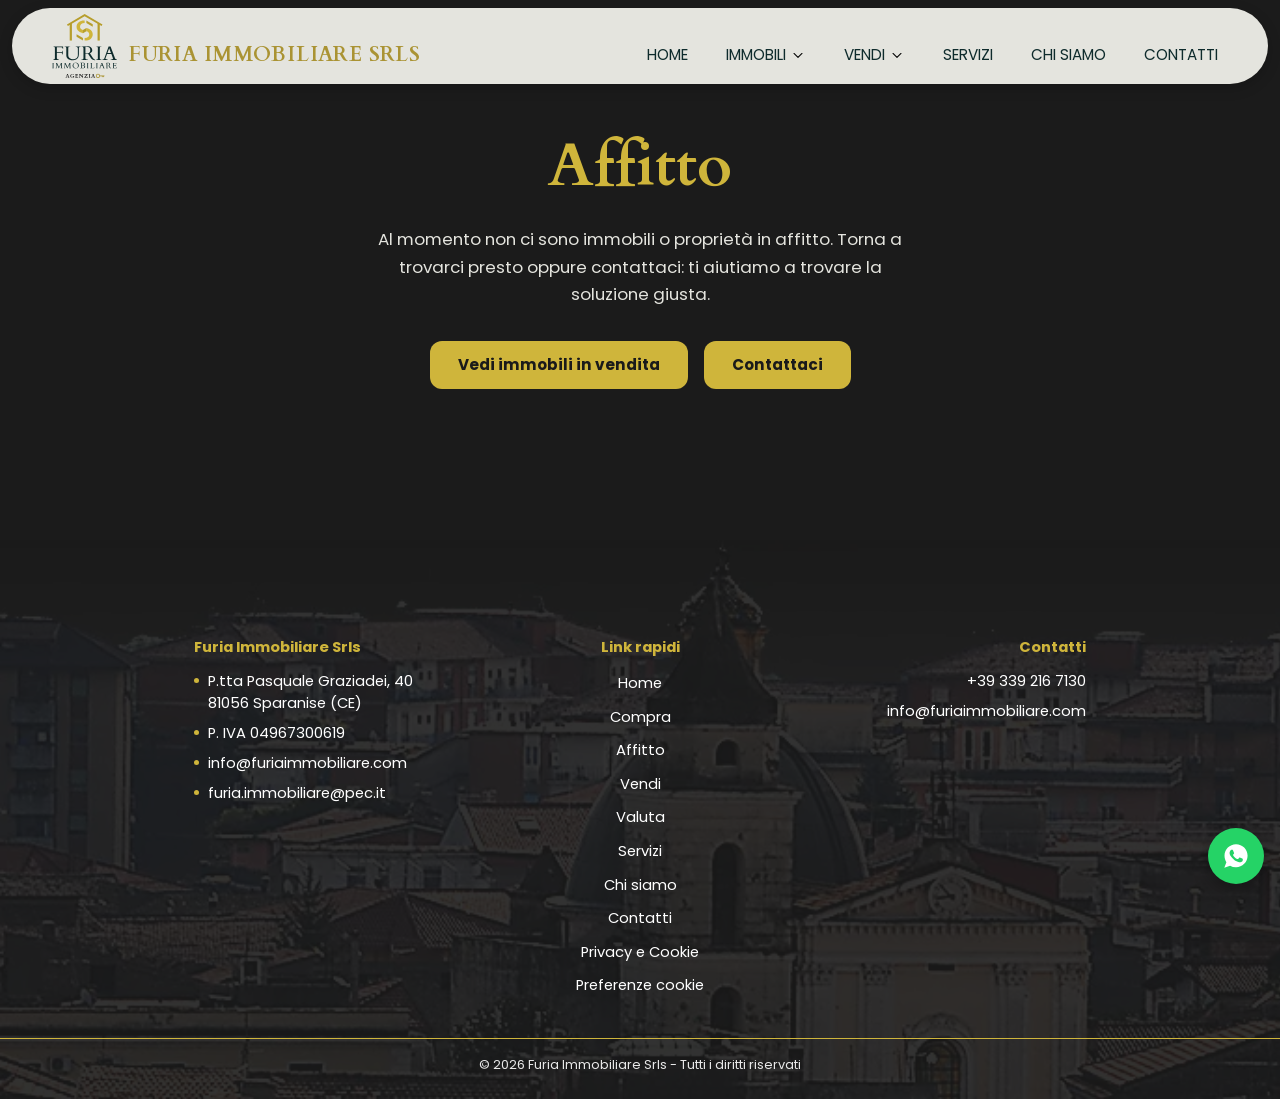
<file: affitto.html>
<!DOCTYPE html>
<html lang="it">

<head>
    <meta charset="UTF-8">
    <script type="text/javascript"
        src="https://embeds.iubenda.com/widgets/5d729206-1957-4c92-be6f-342a1ac1af5e.js"></script>
    <script async type="text/plain" class="_iub_cs_activate" data-iub-purposes="4"
        data-suppressedsrc="https://www.googletagmanager.com/gtag/js?id=G-RNN298V4VR"></script>
    <script type="text/plain" class="_iub_cs_activate" data-iub-purposes="4">
        window.dataLayer = window.dataLayer || [];
        function gtag() { dataLayer.push(arguments); }
        gtag('js', new Date());
        gtag('config', 'G-RNN298V4VR');
    </script>
    <meta name="viewport" content="width=device-width, initial-scale=1.0">
    <title>Affitto — Furia Immobiliare Srls</title>
    <meta name="description"
        content="Immobili in affitto — Furia Immobiliare Srls, Sparanise (CE). Al momento non ci sono proprietà disponibili.">
    <link rel="canonical" href="https://www.furiaimmobiliare.com/affitto.html">
    <meta property="og:title" content="Affitto — Furia Immobiliare Srls">
    <meta property="og:type" content="website">
    <meta property="og:locale" content="it_IT">
    <meta property="og:url" content="https://www.furiaimmobiliare.com/affitto.html">
    <meta property="og:description" content="Immobili in affitto — Furia Immobiliare Srls, Sparanise (CE). Al momento non ci sono proprietà disponibili.">
    <meta property="og:image" content="https://www.furiaimmobiliare.com/assets/images/hero-furia2.webp">
    <link rel="icon" type="image/svg+xml" href="assets/logo-furia-favicon.svg">
    <link rel="stylesheet" href="style.css">
</head>

<body>

    <!-- ===== NAVBAR ===== -->
    <header class="navbar" id="navbar">
        <div class="container navbar-inner">
            <a href="/" class="navbar-brand" aria-label="Furia Immobiliare Srls — Home">
                <img src="assets/logo-furia.svg" alt="" class="navbar-logo" width="40" height="40">
                <span class="navbar-wordmark">FURIA IMMOBILIARE SRLS</span>
            </a>

            <nav class="navbar-links" aria-label="Menu principale">
                <a href="/">Home</a>

                <div class="nav-dropdown">
                    <button type="button" class="nav-dropdown-toggle" id="navImmobiliToggle" aria-expanded="false"
                        aria-haspopup="true" aria-controls="navImmobiliMenu">
                        Immobili
                        <img src="assets/images/icons/icon-chevron-down.svg" alt="" class="icon icon--sm" width="16"
                            height="16">
                    </button>
                    <ul class="nav-dropdown-menu" id="navImmobiliMenu" hidden>
                        <li><a href="vendita.html">Compra</a></li>
                        <li><a href="affitto.html" class="is-active">Affitto</a></li>
                    </ul>
                </div>

                <div class="nav-dropdown">
                    <button type="button" class="nav-dropdown-toggle" id="navVendiToggle" aria-expanded="false"
                        aria-haspopup="true" aria-controls="navVendiMenu">
                        Vendi
                        <img src="assets/images/icons/icon-chevron-down.svg" alt="" class="icon icon--sm" width="16"
                            height="16">
                    </button>
                    <ul class="nav-dropdown-menu" id="navVendiMenu" hidden>
                        <li><a href="/#vendi">Vendi casa</a></li>
                        <li><a href="/#valuta">Valuta</a></li>
                    </ul>
                </div>

                <a href="/#servizi">Servizi</a>
                <a href="/#chi-siamo">Chi siamo</a>
                <a href="/#contatti">Contatti</a>
            </nav>

            <button type="button" class="hamburger" id="hamburger" aria-label="Apri menu" aria-expanded="false"
                aria-controls="mobileDrawer">
                <span></span>
                <span></span>
                <span></span>
            </button>
        </div>
    </header>

    <div class="drawer-overlay" id="drawerOverlay" hidden></div>
    <nav class="mobile-drawer" id="mobileDrawer" aria-label="Menu mobile" hidden>
        <a href="/">Home</a>

        <div class="mobile-drawer-group">
            <button type="button" class="mobile-drawer-toggle" id="drawerImmobiliToggle" aria-expanded="false"
                aria-controls="drawerImmobiliMenu">
                Immobili
                <img src="assets/images/icons/icon-chevron-down.svg" alt="" class="icon icon--sm" width="16"
                    height="16">
            </button>
            <div class="mobile-drawer-sub" id="drawerImmobiliMenu" hidden>
                <a href="vendita.html">Compra</a>
                <a href="affitto.html" class="is-active">Affitto</a>
            </div>
        </div>

        <div class="mobile-drawer-group">
            <button type="button" class="mobile-drawer-toggle" id="drawerVendiToggle" aria-expanded="false"
                aria-controls="drawerVendiMenu">
                Vendi
                <img src="assets/images/icons/icon-chevron-down.svg" alt="" class="icon icon--sm" width="16"
                    height="16">
            </button>
            <div class="mobile-drawer-sub" id="drawerVendiMenu" hidden>
                <a href="/#vendi">Vendi casa</a>
                <a href="/#valuta">Valuta</a>
            </div>
        </div>

        <a href="/#servizi">Servizi</a>
        <a href="/#chi-siamo">Chi siamo</a>
        <a href="/#contatti">Contatti</a>
    </nav>

    <main id="main">
        <section class="pagina-listing pagina-listing--vuota" aria-labelledby="titolo-affitto">
            <div class="container pagina-listing-inner">
                <h1 class="pagina-listing-titolo" id="titolo-affitto">Affitto</h1>
                <p class="pagina-listing-messaggio">
                    Al momento non ci sono immobili o proprietà in affitto.
                    Torna a trovarci presto oppure contattaci: ti aiutiamo a trovare la soluzione giusta.
                </p>
                <div class="pagina-listing-azioni">
                    <a href="vendita.html" class="btn btn--oro">Vedi immobili in
                        vendita</a>
                    <a href="/#contatti" class="btn btn--oro">Contattaci</a>
                </div>
            </div>
        </section>
    </main>

    <!-- ===== FOOTER ===== -->
    <footer class="site-footer" id="footer">
        <div class="site-footer-bg" aria-hidden="true">
            <img src="assets/images/footer-skyline-sparanise.webp" alt="" width="1920" height="600" loading="lazy">
        </div>
        <div class="container site-footer-inner">
            <!-- Colonna laterale sx: solo spaziatura (desktop / tablet landscape) -->
            <div class="footer-col footer-col--sx" aria-hidden="true"></div>
            <div class="footer-col footer-col--info">
                <p class="footer-ragione">Furia Immobiliare Srls</p>
                <ul class="footer-info">
                    <li>P.tta Pasquale Graziadei, 40<br>81056 Sparanise (CE)</li>
                    <li>P. IVA 04967300619</li>
                    <li><a href="mailto:info@furiaimmobiliare.com">info@furiaimmobiliare.com</a></li>
                    <li><a href="mailto:furia.immobiliare@pec.it">furia.immobiliare@pec.it</a></li>
                </ul>
            </div>
            <div class="footer-col footer-col--link">
                <p class="footer-titolo">Link rapidi</p>
                <ul class="footer-link">
                    <li><a href="/">Home</a></li>
                    <li><a href="vendita.html">Compra</a></li>
                    <li><a href="affitto.html">Affitto</a></li>
                    <li><a href="/#vendi">Vendi</a></li>
                    <li><a href="/#valuta">Valuta</a></li>
                    <li><a href="/#servizi">Servizi</a></li>
                    <li><a href="/#chi-siamo">Chi siamo</a></li>
                    <li><a href="/#contatti">Contatti</a></li>
                    <li><a href="privacy.html">Privacy e Cookie</a></li>
                    <li><a href="#" class="iubenda-cs-preferences-link">Preferenze cookie</a></li>
                </ul>
            </div>
            <div class="footer-col footer-col--contatti">
                <p class="footer-titolo">Contatti</p>
                <p><a href="tel:+393392167130">+39 339 216 7130</a></p>
                <p><a href="mailto:info@furiaimmobiliare.com">info@furiaimmobiliare.com</a></p>
            </div>
            <!-- Colonna laterale dx: solo spaziatura (desktop / tablet landscape) -->
            <div class="footer-col footer-col--dx" aria-hidden="true"></div>
        </div>
        <p class="footer-copy">© 2026 Furia Immobiliare Srls - Tutti i diritti riservati</p>
    </footer>

    <!-- Pulsante WhatsApp fisso (segue lo scroll) -->
    <a href="https://wa.me/393392167130" class="whatsapp-float" target="_blank" rel="noopener noreferrer"
        aria-label="Contattaci su WhatsApp al +39 339 216 7130">
        <img src="assets/images/icons/icon-whatsapp.svg" alt="" width="28" height="28">
    </a>

    <script src="main.js" defer></script>
</body>

</html>
</file>
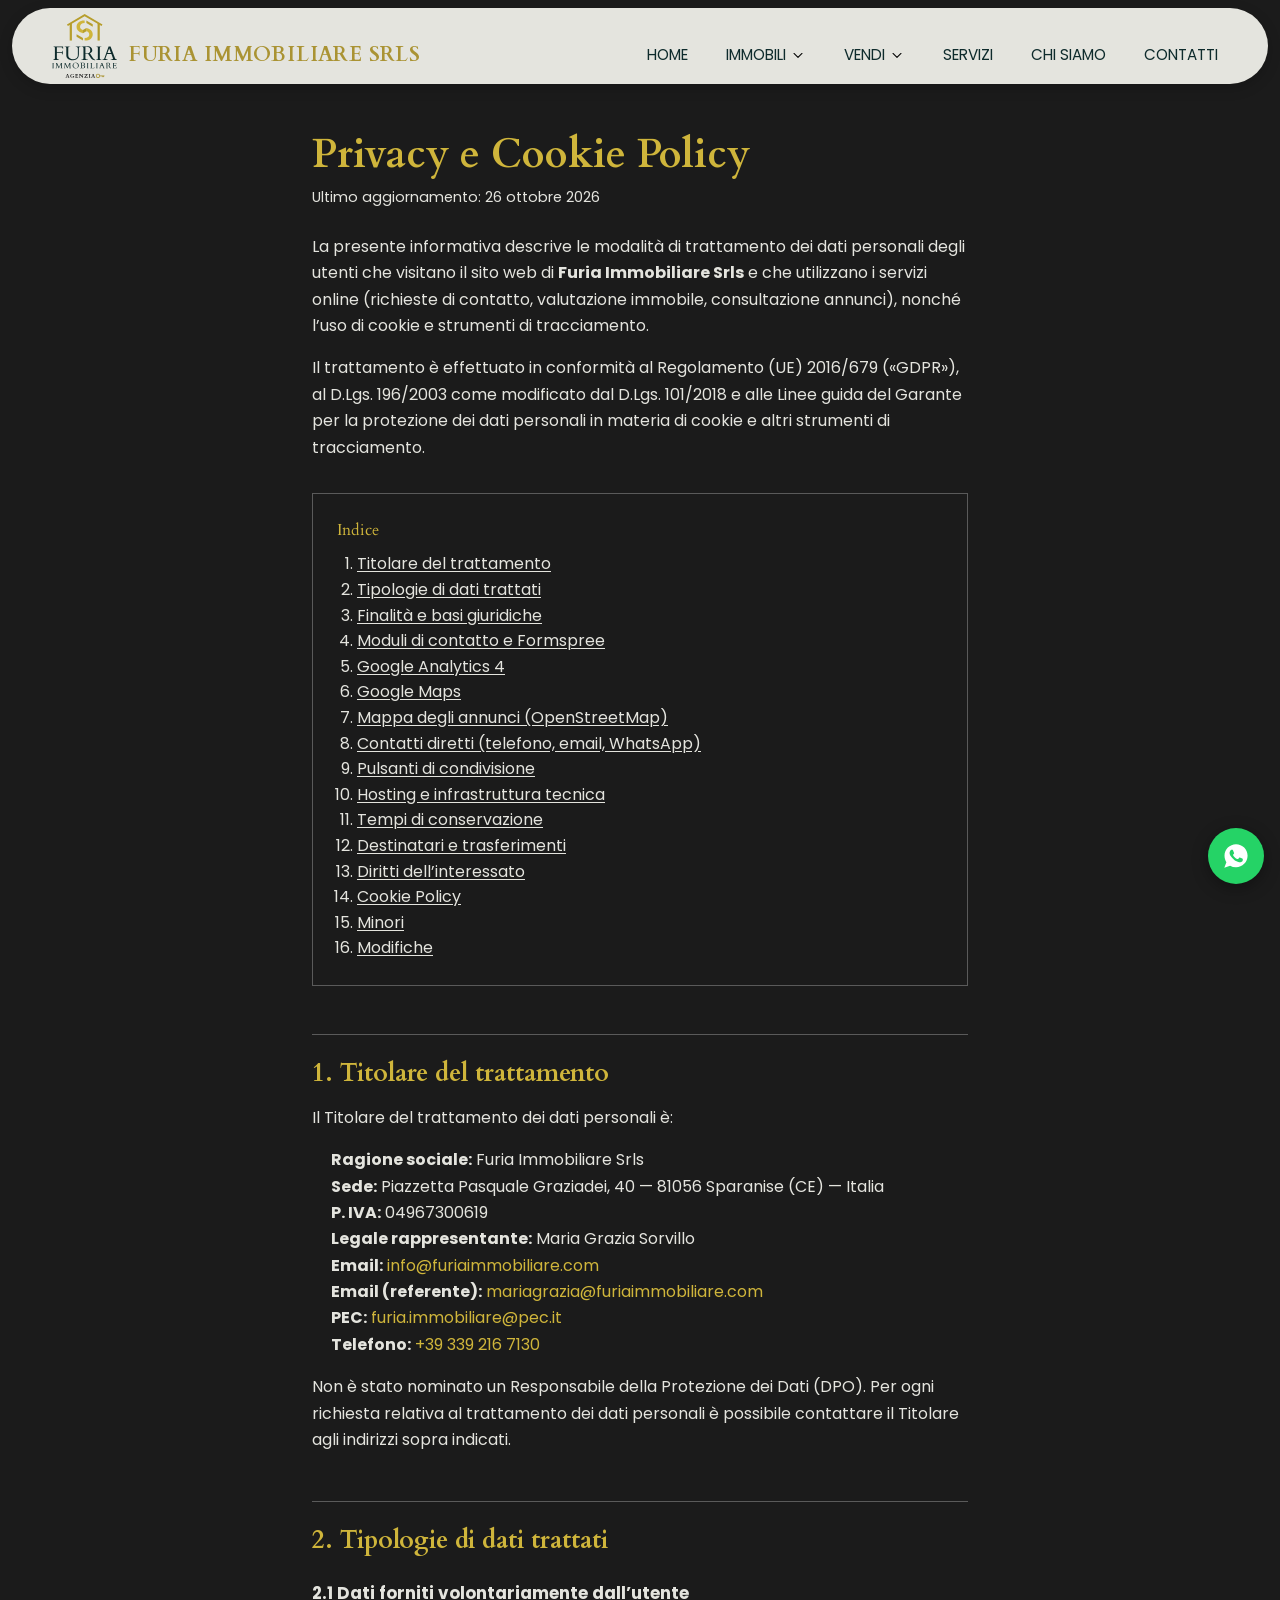
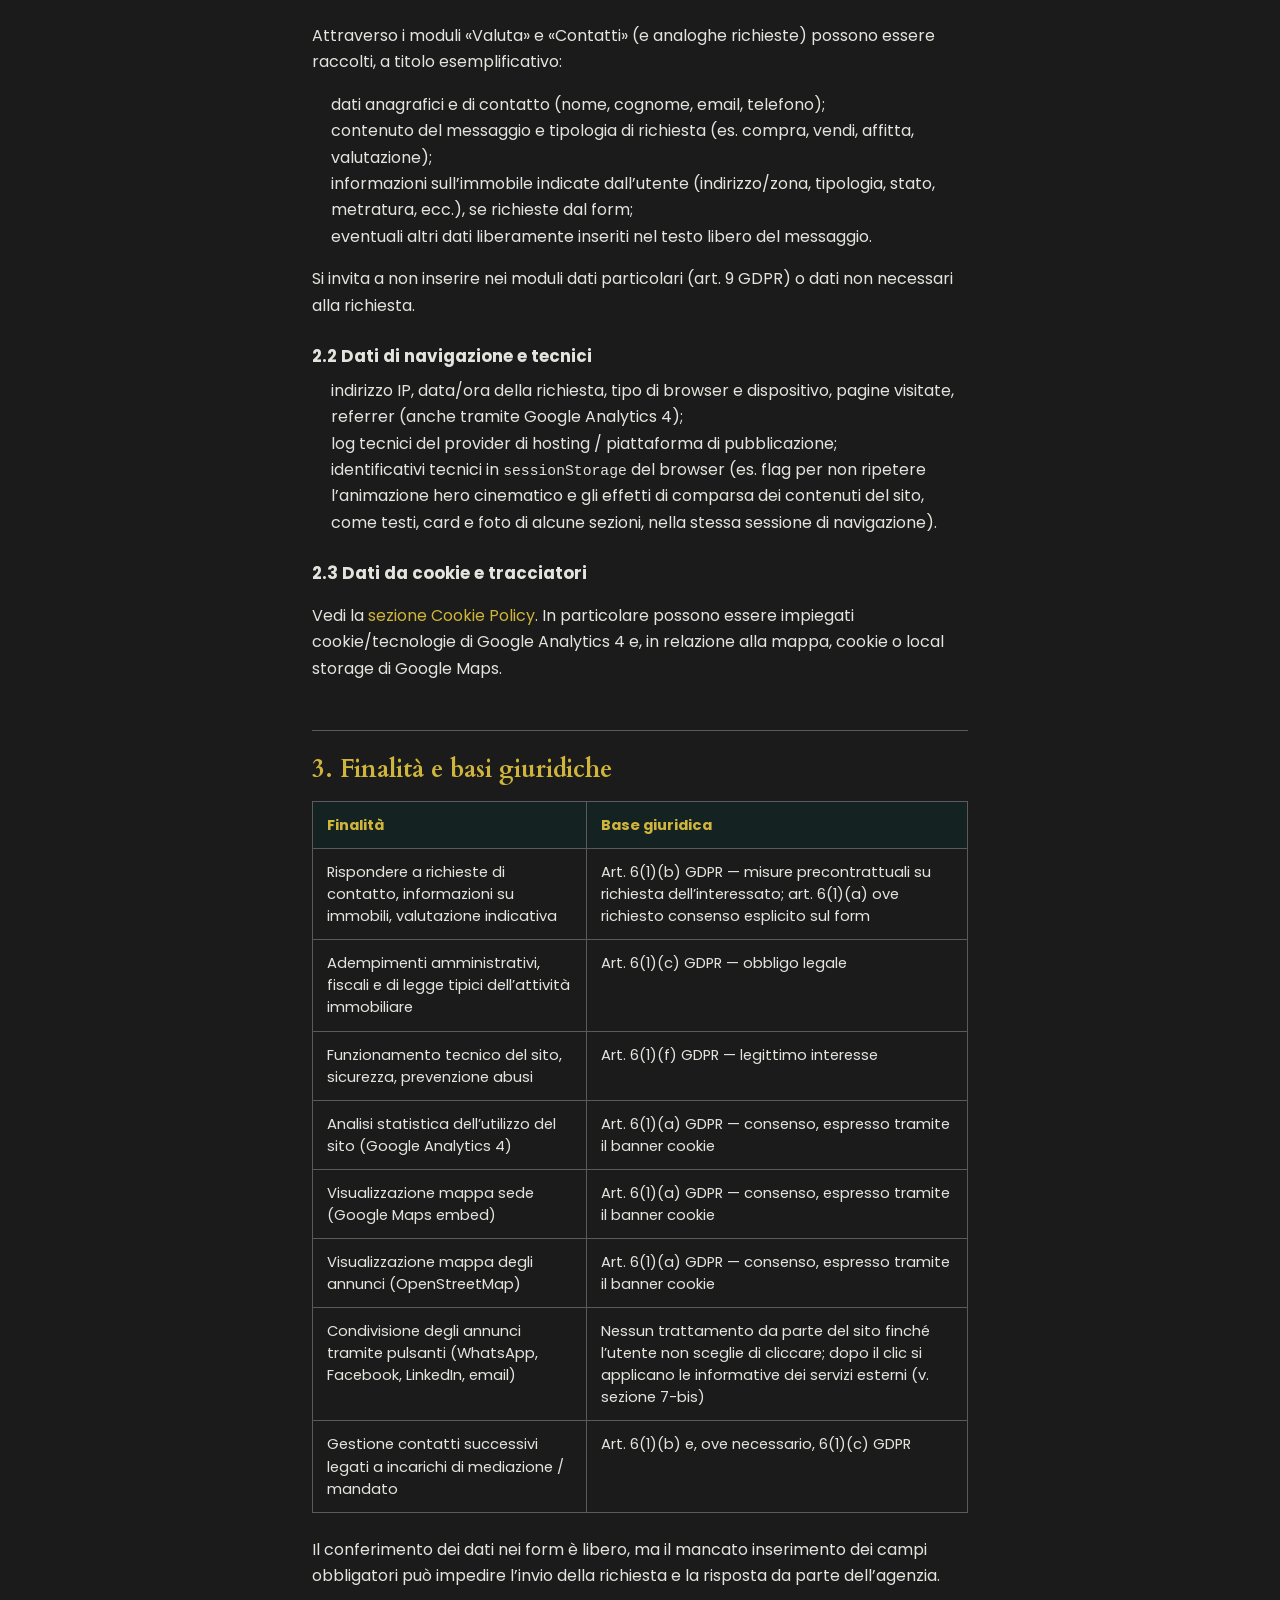
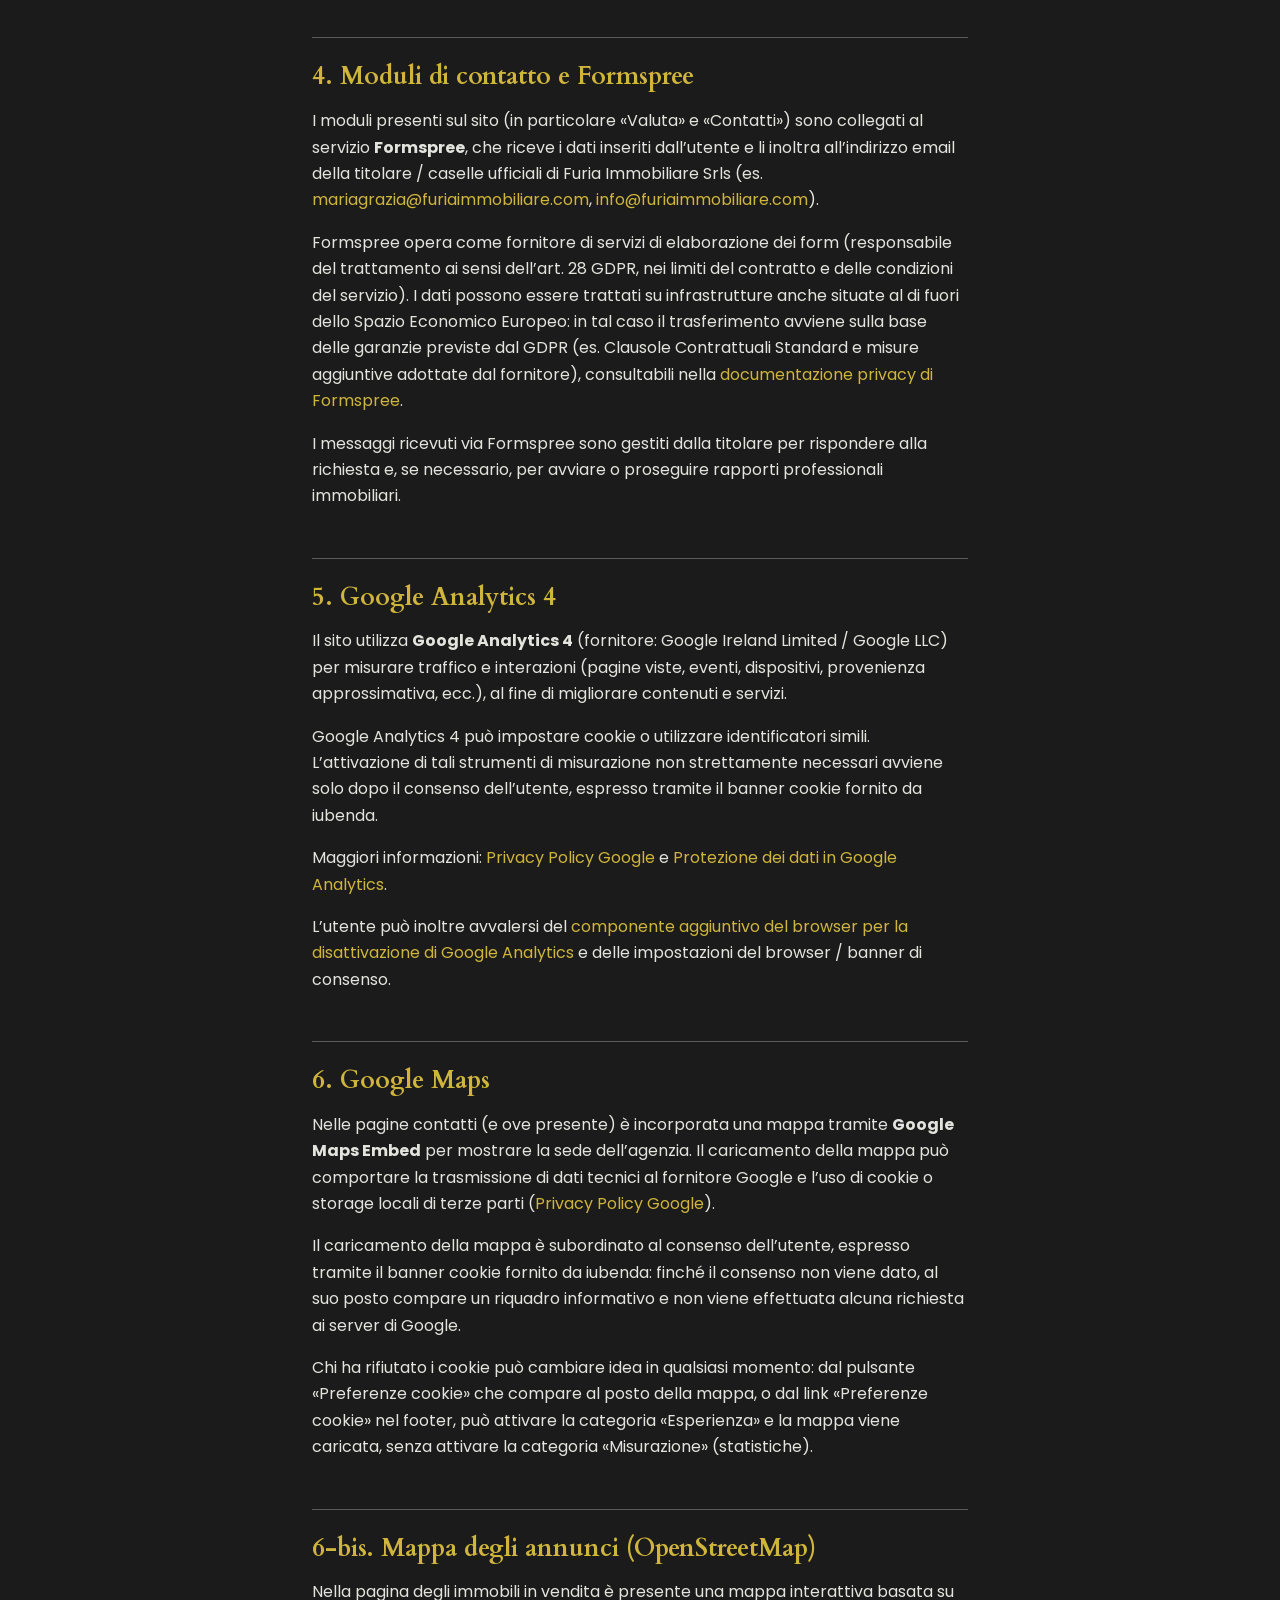
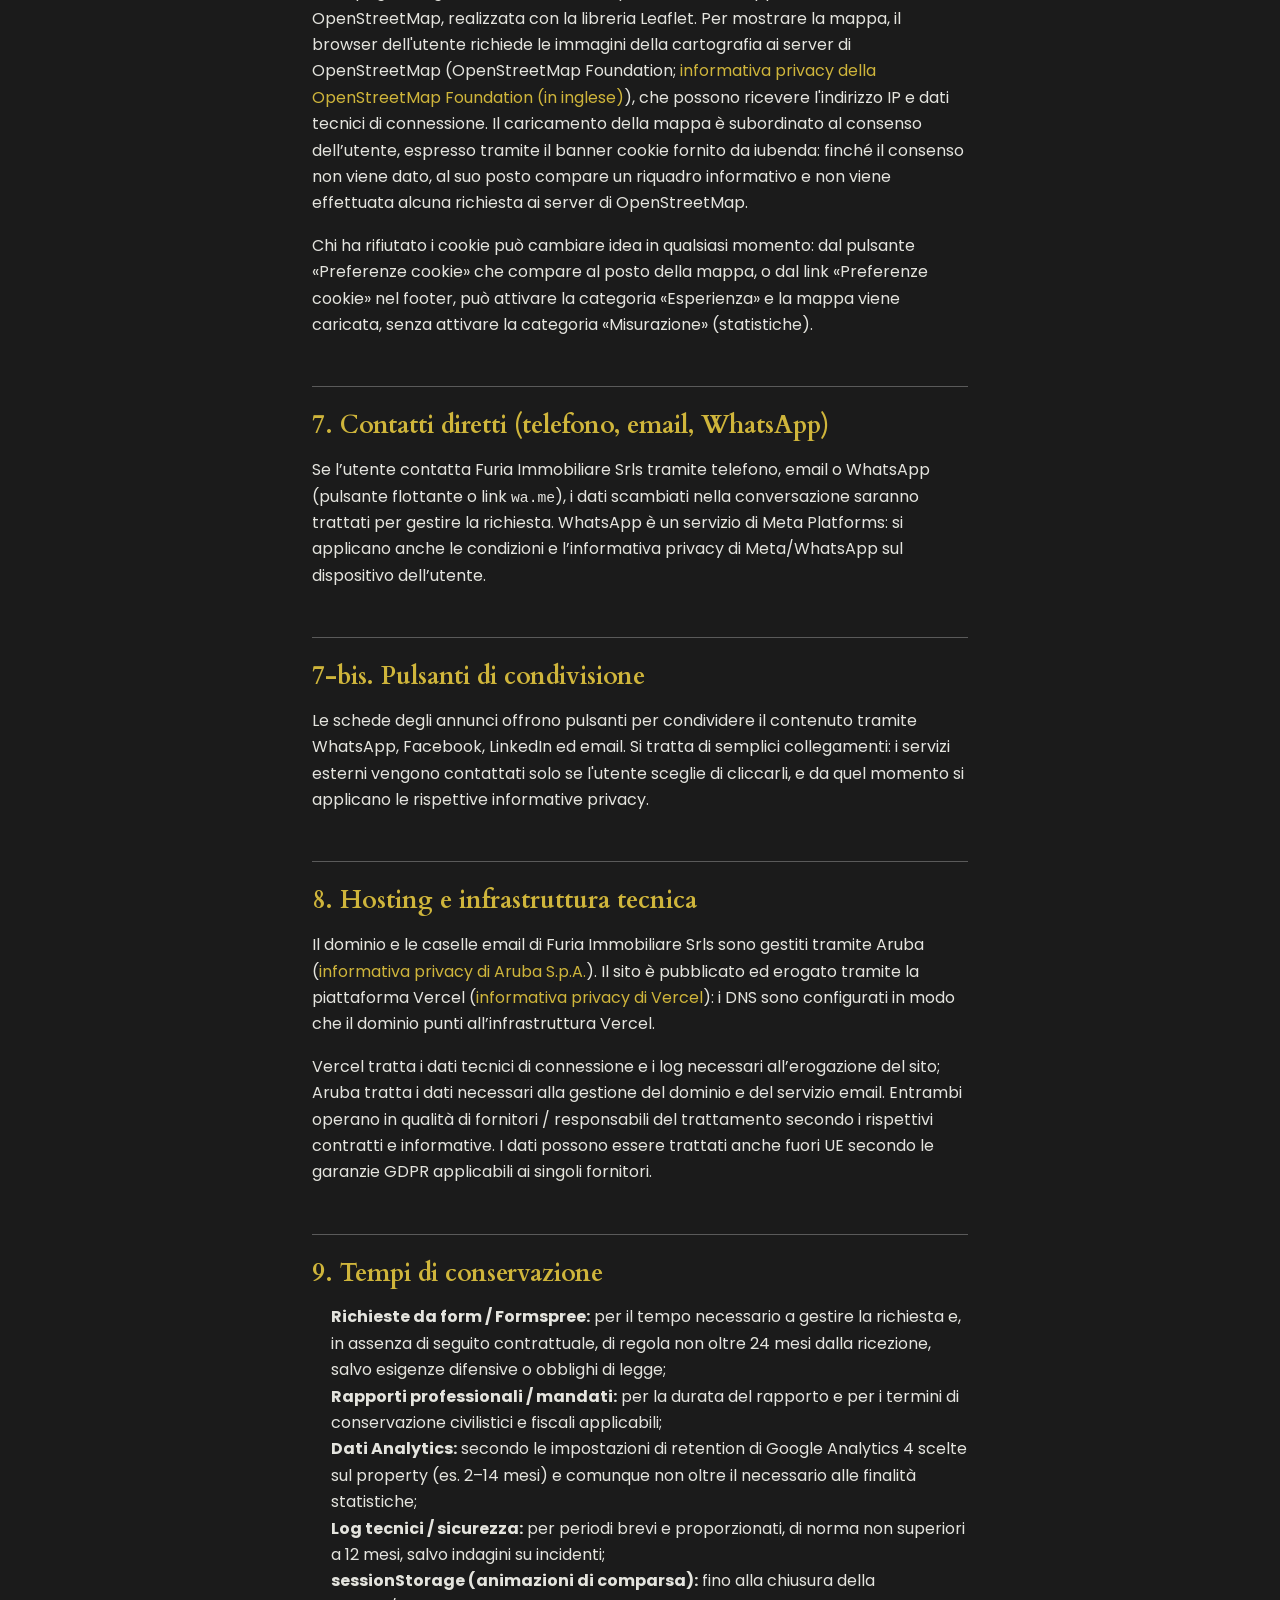
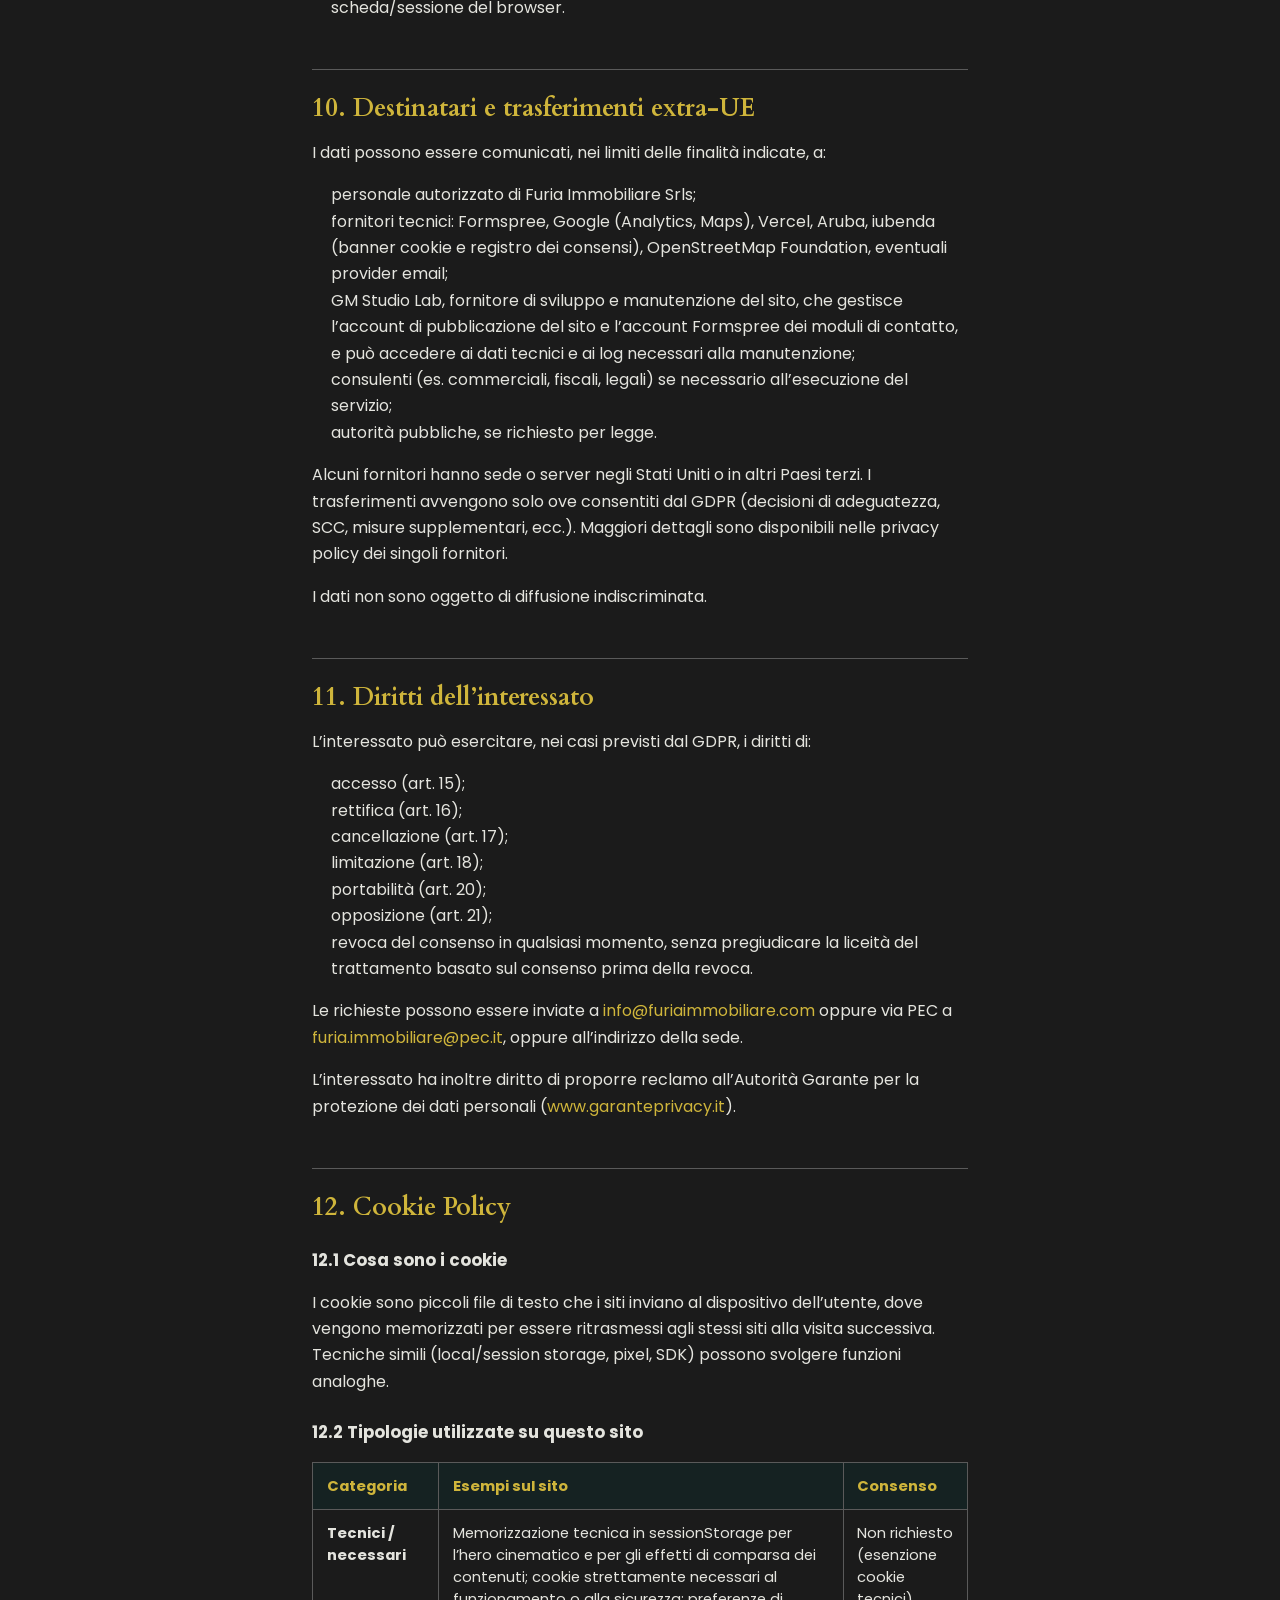
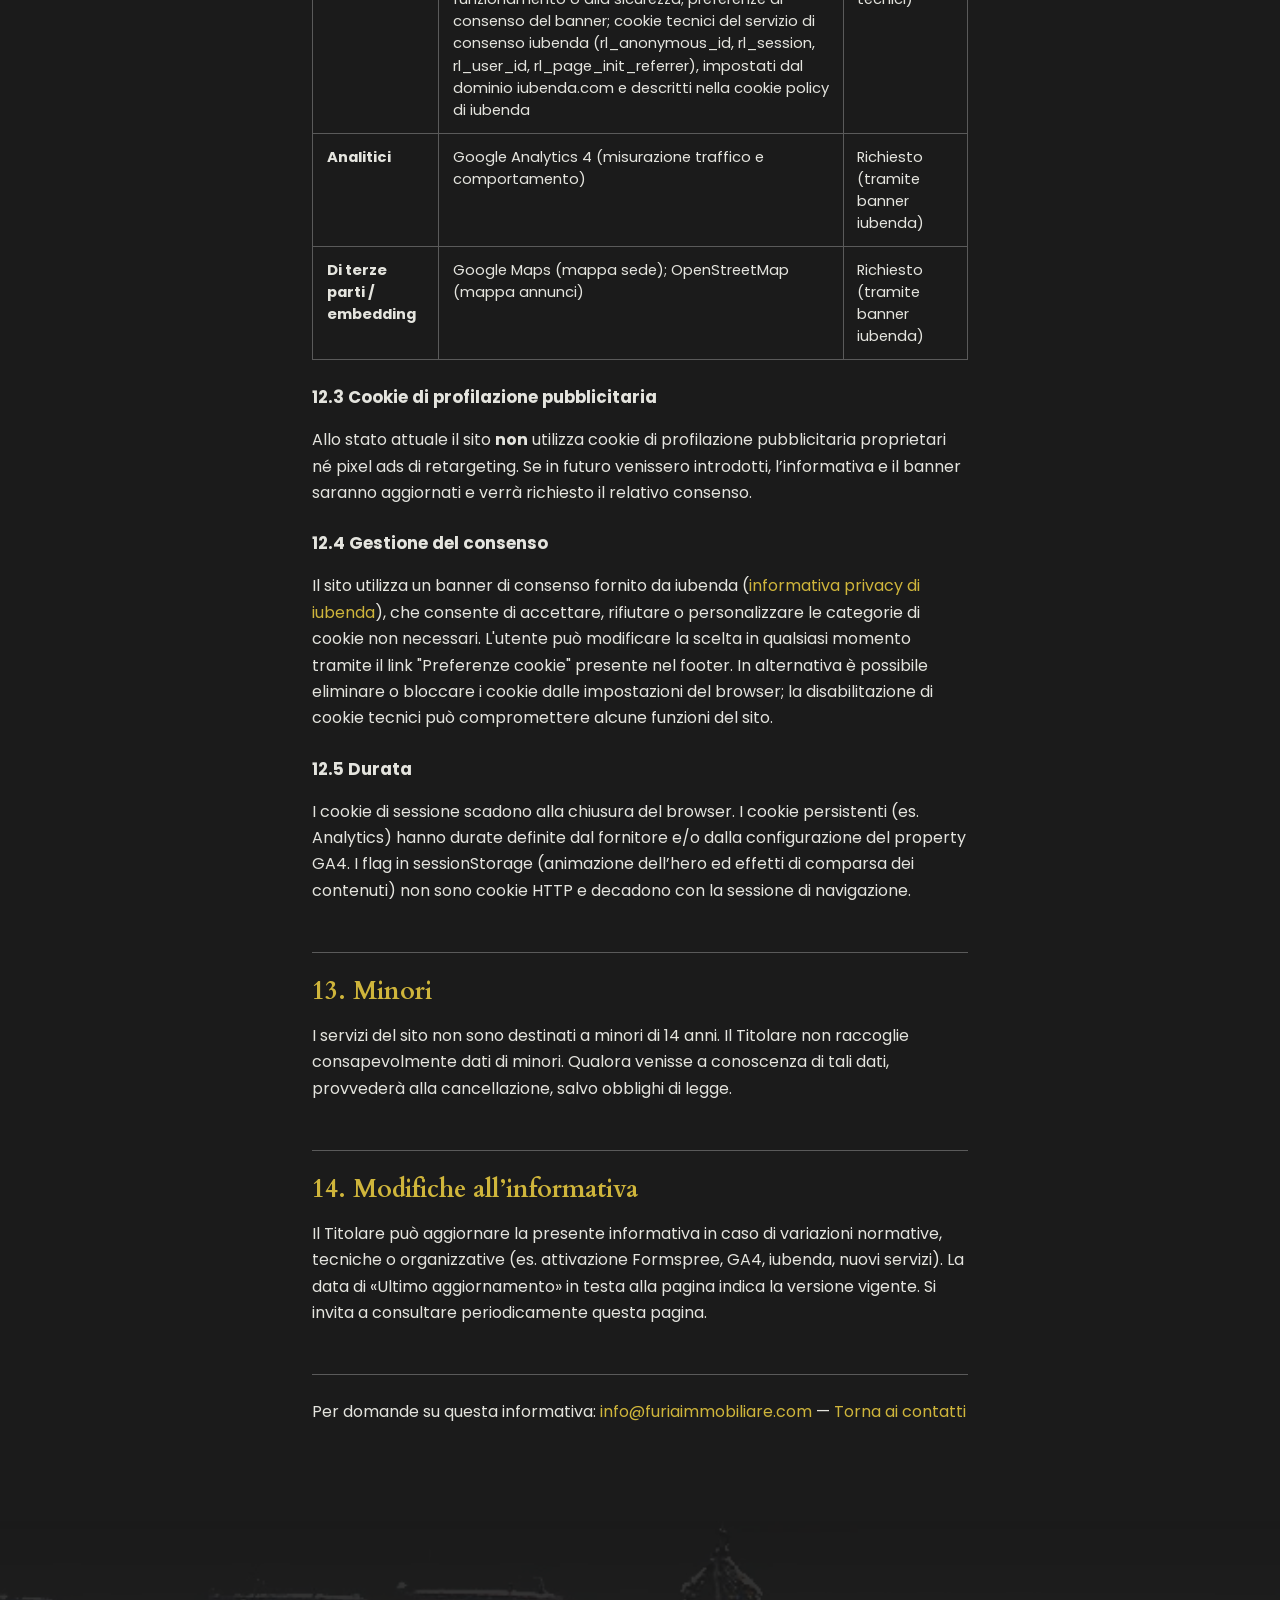
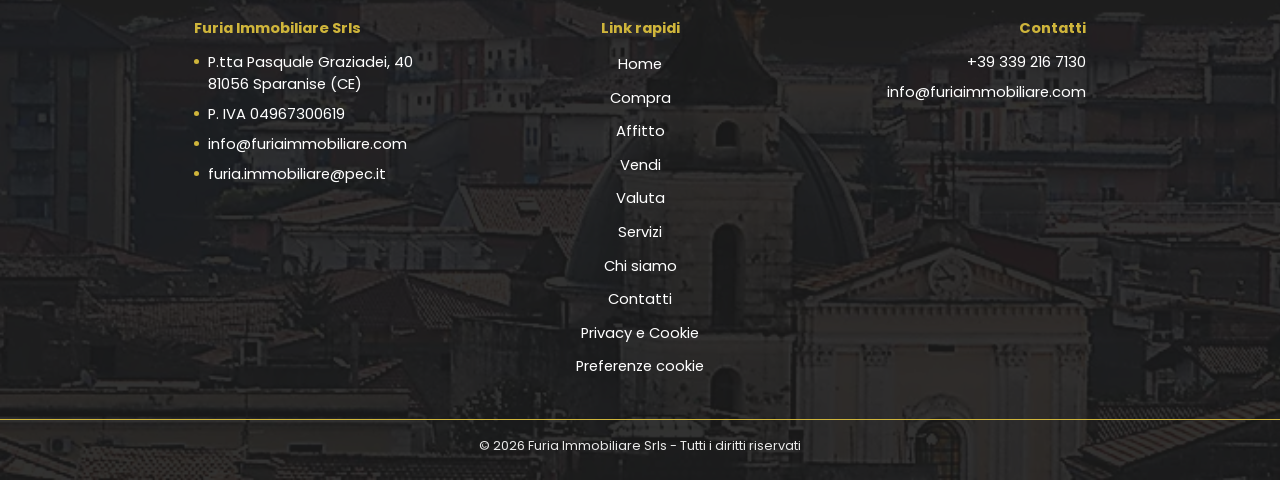
<file: privacy.html>
<!DOCTYPE html>
<html lang="it">

<head>
    <meta charset="UTF-8">
    <script type="text/javascript"
        src="https://embeds.iubenda.com/widgets/5d729206-1957-4c92-be6f-342a1ac1af5e.js"></script>
    <script async type="text/plain" class="_iub_cs_activate" data-iub-purposes="4"
        data-suppressedsrc="https://www.googletagmanager.com/gtag/js?id=G-RNN298V4VR"></script>
    <script type="text/plain" class="_iub_cs_activate" data-iub-purposes="4">
        window.dataLayer = window.dataLayer || [];
        function gtag() { dataLayer.push(arguments); }
        gtag('js', new Date());
        gtag('config', 'G-RNN298V4VR');
    </script>
    <meta name="viewport" content="width=device-width, initial-scale=1.0">
    <title>Privacy e Cookie Policy — Furia Immobiliare Srls</title>
    <meta name="description"
        content="Informativa privacy e cookie policy di Furia Immobiliare Srls (Sparanise). Trattamento dati, Formspree, Google Analytics 4 e cookie.">
    <meta name="robots" content="index,follow">
    <link rel="canonical" href="https://www.furiaimmobiliare.com/privacy.html">
    <meta property="og:title" content="Privacy e Cookie Policy — Furia Immobiliare Srls">
    <meta property="og:type" content="website">
    <meta property="og:locale" content="it_IT">
    <meta property="og:url" content="https://www.furiaimmobiliare.com/privacy.html">
    <meta property="og:description" content="Informativa privacy e cookie policy di Furia Immobiliare Srls (Sparanise). Trattamento dati, Formspree, Google Analytics 4 e cookie.">
    <meta property="og:image" content="https://www.furiaimmobiliare.com/assets/images/hero-furia2.webp">
    <link rel="icon" type="image/svg+xml" href="assets/logo-furia-favicon.svg">
    <link rel="stylesheet" href="style.css">
</head>

<body>

    <!-- ===== NAVBAR ===== -->
    <header class="navbar" id="navbar">
        <div class="container navbar-inner">
            <a href="/" class="navbar-brand" aria-label="Furia Immobiliare Srls — Home">
                <img src="assets/logo-furia.svg" alt="" class="navbar-logo" width="40" height="40">
                <span class="navbar-wordmark">FURIA IMMOBILIARE SRLS</span>
            </a>

            <nav class="navbar-links" aria-label="Menu principale">
                <a href="/">Home</a>

                <div class="nav-dropdown">
                    <button type="button" class="nav-dropdown-toggle" id="navImmobiliToggle" aria-expanded="false"
                        aria-haspopup="true" aria-controls="navImmobiliMenu">
                        Immobili
                        <img src="assets/images/icons/icon-chevron-down.svg" alt="" class="icon icon--sm" width="16"
                            height="16">
                    </button>
                    <ul class="nav-dropdown-menu" id="navImmobiliMenu" hidden>
                        <li><a href="vendita.html">Compra</a></li>
                        <li><a href="affitto.html">Affitto</a></li>
                    </ul>
                </div>

                <div class="nav-dropdown">
                    <button type="button" class="nav-dropdown-toggle" id="navVendiToggle" aria-expanded="false"
                        aria-haspopup="true" aria-controls="navVendiMenu">
                        Vendi
                        <img src="assets/images/icons/icon-chevron-down.svg" alt="" class="icon icon--sm" width="16"
                            height="16">
                    </button>
                    <ul class="nav-dropdown-menu" id="navVendiMenu" hidden>
                        <li><a href="/#vendi">Vendi casa</a></li>
                        <li><a href="/#valuta">Valuta</a></li>
                    </ul>
                </div>

                <a href="/#servizi">Servizi</a>
                <a href="/#chi-siamo">Chi siamo</a>
                <a href="/#contatti">Contatti</a>
            </nav>

            <button type="button" class="hamburger" id="hamburger" aria-label="Apri menu" aria-expanded="false"
                aria-controls="mobileDrawer">
                <span></span>
                <span></span>
                <span></span>
            </button>
        </div>
    </header>

    <div class="drawer-overlay" id="drawerOverlay" hidden></div>
    <nav class="mobile-drawer" id="mobileDrawer" aria-label="Menu mobile" hidden>
        <a href="/">Home</a>

        <div class="mobile-drawer-group">
            <button type="button" class="mobile-drawer-toggle" id="drawerImmobiliToggle" aria-expanded="false"
                aria-controls="drawerImmobiliMenu">
                Immobili
                <img src="assets/images/icons/icon-chevron-down.svg" alt="" class="icon icon--sm" width="16"
                    height="16">
            </button>
            <div class="mobile-drawer-sub" id="drawerImmobiliMenu" hidden>
                <a href="vendita.html">Compra</a>
                <a href="affitto.html">Affitto</a>
            </div>
        </div>

        <div class="mobile-drawer-group">
            <button type="button" class="mobile-drawer-toggle" id="drawerVendiToggle" aria-expanded="false"
                aria-controls="drawerVendiMenu">
                Vendi
                <img src="assets/images/icons/icon-chevron-down.svg" alt="" class="icon icon--sm" width="16"
                    height="16">
            </button>
            <div class="mobile-drawer-sub" id="drawerVendiMenu" hidden>
                <a href="/#vendi">Vendi casa</a>
                <a href="/#valuta">Valuta</a>
            </div>
        </div>

        <a href="/#servizi">Servizi</a>
        <a href="/#chi-siamo">Chi siamo</a>
        <a href="/#contatti">Contatti</a>
    </nav>

    <main id="main">
        <article class="pagina-privacy" aria-labelledby="titolo-privacy">
            <div class="container pagina-privacy-inner">

                <header class="pagina-privacy-intro">
                    <h1 class="pagina-privacy-titolo" id="titolo-privacy">Privacy e Cookie Policy</h1>
                    <p class="pagina-privacy-meta">Ultimo aggiornamento: 26 ottobre 2026</p>
                    <p>
                        La presente informativa descrive le modalità di trattamento dei dati personali degli utenti
                        che visitano il sito web di <strong>Furia Immobiliare Srls</strong> e che utilizzano i servizi
                        online (richieste di contatto, valutazione immobile, consultazione annunci), nonché l’uso di
                        cookie e strumenti di tracciamento.
                    </p>
                    <p>
                        Il trattamento è effettuato in conformità al Regolamento (UE) 2016/679 («GDPR»), al
                        D.Lgs. 196/2003 come modificato dal D.Lgs. 101/2018 e alle Linee guida del Garante per la
                        protezione dei dati personali in materia di cookie e altri strumenti di tracciamento.
                    </p>
                </header>

                <nav class="pagina-privacy-indice" aria-label="Indice della pagina">
                    <p class="pagina-privacy-indice-titolo">Indice</p>
                    <ol>
                        <li><a href="#titolare">Titolare del trattamento</a></li>
                        <li><a href="#tipologie-dati">Tipologie di dati trattati</a></li>
                        <li><a href="#finalita">Finalità e basi giuridiche</a></li>
                        <li><a href="#formspree">Moduli di contatto e Formspree</a></li>
                        <li><a href="#analytics">Google Analytics 4</a></li>
                        <li><a href="#maps">Google Maps</a></li>
                        <li><a href="#openstreetmap">Mappa degli annunci (OpenStreetMap)</a></li>
                        <li><a href="#contatti-diretti">Contatti diretti (telefono, email, WhatsApp)</a></li>
                        <li><a href="#condivisione">Pulsanti di condivisione</a></li>
                        <li><a href="#hosting">Hosting e infrastruttura tecnica</a></li>
                        <li><a href="#conservazione">Tempi di conservazione</a></li>
                        <li><a href="#destinatari">Destinatari e trasferimenti</a></li>
                        <li><a href="#diritti">Diritti dell’interessato</a></li>
                        <li><a href="#cookie">Cookie Policy</a></li>
                        <li><a href="#minori">Minori</a></li>
                        <li><a href="#modifiche">Modifiche</a></li>
                    </ol>
                </nav>

                <section id="titolare" class="pagina-privacy-sezione">
                    <h2>1. Titolare del trattamento</h2>
                    <p>Il Titolare del trattamento dei dati personali è:</p>
                    <ul>
                        <li><strong>Ragione sociale:</strong> Furia Immobiliare Srls</li>
                        <li><strong>Sede:</strong> Piazzetta Pasquale Graziadei, 40 — 81056 Sparanise (CE) — Italia</li>
                        <li><strong>P. IVA:</strong> 04967300619</li>
                        <li><strong>Legale rappresentante:</strong> Maria Grazia Sorvillo</li>
                        <li><strong>Email:</strong> <a
                                href="mailto:info@furiaimmobiliare.com">info@furiaimmobiliare.com</a></li>
                        <li><strong>Email (referente):</strong> <a
                                href="mailto:mariagrazia@furiaimmobiliare.com">mariagrazia@furiaimmobiliare.com</a></li>
                        <li><strong>PEC:</strong> <a
                                href="mailto:furia.immobiliare@pec.it">furia.immobiliare@pec.it</a></li>
                        <li><strong>Telefono:</strong> <a href="tel:+393392167130">+39 339 216 7130</a></li>
                    </ul>
                    <p>
                        Non è stato nominato un Responsabile della Protezione dei Dati (DPO). Per ogni richiesta
                        relativa al trattamento dei dati personali è possibile contattare il Titolare agli indirizzi
                        sopra indicati.
                    </p>
                </section>

                <section id="tipologie-dati" class="pagina-privacy-sezione">
                    <h2>2. Tipologie di dati trattati</h2>

                    <h3>2.1 Dati forniti volontariamente dall’utente</h3>
                    <p>Attraverso i moduli «Valuta» e «Contatti» (e analoghe richieste) possono essere raccolti, a
                        titolo esemplificativo:</p>
                    <ul>
                        <li>dati anagrafici e di contatto (nome, cognome, email, telefono);</li>
                        <li>contenuto del messaggio e tipologia di richiesta (es. compra, vendi, affitta, valutazione);
                        </li>
                        <li>informazioni sull’immobile indicate dall’utente (indirizzo/zona, tipologia, stato,
                            metratura, ecc.), se richieste dal form;</li>
                        <li>eventuali altri dati liberamente inseriti nel testo libero del messaggio.</li>
                    </ul>
                    <p>
                        Si invita a non inserire nei moduli dati particolari (art. 9 GDPR) o dati non necessari alla
                        richiesta.
                    </p>

                    <h3>2.2 Dati di navigazione e tecnici</h3>
                    <ul>
                        <li>indirizzo IP, data/ora della richiesta, tipo di browser e dispositivo, pagine visitate,
                            referrer (anche tramite Google Analytics 4);</li>
                        <li>log tecnici del provider di hosting / piattaforma di pubblicazione;</li>
                        <li>identificativi tecnici in <code>sessionStorage</code> del browser (es. flag per non
                            ripetere l’animazione hero cinematico e gli effetti di comparsa dei contenuti del sito, come testi, card e foto di alcune sezioni, nella stessa sessione di navigazione).</li>
                    </ul>

                    <h3>2.3 Dati da cookie e tracciatori</h3>
                    <p>
                        Vedi la <a href="#cookie">sezione Cookie Policy</a>. In particolare possono essere impiegati
                        cookie/tecnologie di Google Analytics 4 e, in relazione alla mappa, cookie o local storage di
                        Google Maps.
                    </p>
                </section>

                <section id="finalita" class="pagina-privacy-sezione">
                    <h2>3. Finalità e basi giuridiche</h2>
                    <div class="pagina-privacy-tabella-wrap">
                        <table class="pagina-privacy-tabella">
                            <thead>
                                <tr>
                                    <th scope="col">Finalità</th>
                                    <th scope="col">Base giuridica</th>
                                </tr>
                            </thead>
                            <tbody>
                                <tr>
                                    <td>Rispondere a richieste di contatto, informazioni su immobili, valutazione
                                        indicativa</td>
                                    <td>Art. 6(1)(b) GDPR — misure precontrattuali su richiesta dell’interessato; art.
                                        6(1)(a) ove richiesto consenso esplicito sul form</td>
                                </tr>
                                <tr>
                                    <td>Adempimenti amministrativi, fiscali e di legge tipici dell’attività
                                        immobiliare</td>
                                    <td>Art. 6(1)(c) GDPR — obbligo legale</td>
                                </tr>
                                <tr>
                                    <td>Funzionamento tecnico del sito, sicurezza, prevenzione abusi</td>
                                    <td>Art. 6(1)(f) GDPR — legittimo interesse</td>
                                </tr>
                                <tr>
                                    <td>Analisi statistica dell’utilizzo del sito (Google Analytics 4)</td>
                                    <td>Art. 6(1)(a) GDPR — consenso, espresso tramite il banner cookie</td>
                                </tr>
                                <tr>
                                    <td>Visualizzazione mappa sede (Google Maps embed)</td>
                                    <td>Art. 6(1)(a) GDPR — consenso, espresso tramite il banner cookie</td>
                                </tr>
                                <tr>
                                    <td>Visualizzazione mappa degli annunci (OpenStreetMap)</td>
                                    <td>Art. 6(1)(a) GDPR — consenso, espresso tramite il banner cookie</td>
                                </tr>
                                <tr>
                                    <td>Condivisione degli annunci tramite pulsanti (WhatsApp, Facebook, LinkedIn, email)</td>
                                    <td>Nessun trattamento da parte del sito finché l’utente non sceglie di cliccare; dopo il clic si applicano le informative dei servizi esterni (v. sezione 7-bis)</td>
                                </tr>
                                <tr>
                                    <td>Gestione contatti successivi legati a incarichi di mediazione / mandato</td>
                                    <td>Art. 6(1)(b) e, ove necessario, 6(1)(c) GDPR</td>
                                </tr>
                            </tbody>
                        </table>
                    </div>
                    <p>
                        Il conferimento dei dati nei form è libero, ma il mancato inserimento dei campi obbligatori
                        può impedire l’invio della richiesta e la risposta da parte dell’agenzia.
                    </p>
                </section>

                <section id="formspree" class="pagina-privacy-sezione">
                    <h2>4. Moduli di contatto e Formspree</h2>
                    <p>
                        I moduli presenti sul sito (in particolare «Valuta» e «Contatti») sono collegati al servizio
                        <strong>Formspree</strong>, che riceve i dati inseriti dall’utente e li
                        inoltra all’indirizzo email della titolare / caselle ufficiali di Furia Immobiliare Srls
                        (es. <a href="mailto:mariagrazia@furiaimmobiliare.com">mariagrazia@furiaimmobiliare.com</a>,
                        <a href="mailto:info@furiaimmobiliare.com">info@furiaimmobiliare.com</a>).
                    </p>
                    <p>
                        Formspree opera come fornitore di servizi di elaborazione dei form (responsabile del
                        trattamento ai sensi dell’art. 28 GDPR, nei limiti del contratto e delle condizioni del
                        servizio). I dati possono essere trattati su infrastrutture anche situate al di fuori dello
                        Spazio Economico Europeo: in tal caso il trasferimento avviene sulla base delle garanzie
                        previste dal GDPR (es. Clausole Contrattuali Standard e misure aggiuntive adottate dal
                        fornitore), consultabili nella <a href="https://formspree.io/legal/privacy-policy/" target="_blank"
                            rel="noopener noreferrer">documentazione privacy di Formspree</a>.
                    </p>
                    <p>
                        I messaggi ricevuti via Formspree sono gestiti dalla titolare per rispondere alla richiesta e,
                        se necessario, per avviare o proseguire rapporti professionali immobiliari.
                    </p>
                </section>

                <section id="analytics" class="pagina-privacy-sezione">
                    <h2>5. Google Analytics 4</h2>
                    <p>
                        Il sito utilizza <strong>Google Analytics 4</strong> (fornitore: Google Ireland Limited / Google
                        LLC) per misurare traffico e interazioni (pagine viste, eventi, dispositivi, provenienza
                        approssimativa, ecc.), al fine di migliorare contenuti e servizi.
                    </p>
                    <p>
                        Google Analytics 4 può impostare cookie o utilizzare identificatori simili. L’attivazione di
                        tali strumenti di misurazione non strettamente necessari avviene solo dopo il consenso
                        dell’utente, espresso tramite il banner cookie fornito da iubenda.
                    </p>
                    <p>
                        Maggiori informazioni:
                        <a href="https://policies.google.com/privacy" target="_blank"
                            rel="noopener noreferrer">Privacy Policy Google</a>
                        e
                        <a href="https://support.google.com/analytics/answer/6004245" target="_blank"
                            rel="noopener noreferrer">Protezione dei dati in Google Analytics</a>.
                    </p>
                    <p>
                        L’utente può inoltre avvalersi del <a href="https://tools.google.com/dlpage/gaoptout" target="_blank"
                            rel="noopener noreferrer">componente aggiuntivo del browser per la disattivazione di Google Analytics</a> e
                        delle impostazioni del browser / banner di consenso.
                    </p>
                </section>

                <section id="maps" class="pagina-privacy-sezione">
                    <h2>6. Google Maps</h2>
                    <p>
                        Nelle pagine contatti (e ove presente) è incorporata una mappa tramite <strong>Google Maps
                            Embed</strong> per mostrare la sede dell’agenzia. Il caricamento della mappa può
                        comportare la trasmissione di dati tecnici al fornitore Google e l’uso di cookie o storage
                        locali di terze parti (<a href="https://policies.google.com/privacy" target="_blank"
                            rel="noopener noreferrer">Privacy Policy Google</a>).
                    </p>
                    <p>
                        Il caricamento della mappa è subordinato al consenso dell’utente, espresso tramite
                        il banner cookie fornito da iubenda: finché il consenso non viene dato, al suo posto
                        compare un riquadro informativo e non viene effettuata alcuna richiesta ai server
                        di Google.
                    </p>
                    <p>
                        Chi ha rifiutato i cookie può cambiare idea in qualsiasi momento: dal pulsante «Preferenze cookie» che compare al posto della mappa, o dal link «Preferenze cookie» nel footer, può attivare la categoria «Esperienza» e la mappa viene caricata, senza attivare la categoria «Misurazione» (statistiche).
                    </p>
                </section>

                <section id="openstreetmap" class="pagina-privacy-sezione">
                    <h2>6-bis. Mappa degli annunci (OpenStreetMap)</h2>
                    <p>
                        Nella pagina degli immobili in vendita è presente una mappa interattiva basata su
                        OpenStreetMap, realizzata con la libreria Leaflet. Per mostrare la mappa, il browser
                        dell'utente richiede le immagini della cartografia ai server di OpenStreetMap
                        (OpenStreetMap Foundation; <a href="https://osmfoundation.org/wiki/Privacy_Policy" target="_blank"
                            rel="noopener noreferrer">informativa privacy della OpenStreetMap Foundation (in inglese)</a>), che possono ricevere l'indirizzo IP e dati tecnici di
                        connessione. Il caricamento della mappa è subordinato al consenso dell’utente, espresso tramite
                        il banner cookie fornito da iubenda: finché il consenso non viene dato, al suo posto
                        compare un riquadro informativo e non viene effettuata alcuna richiesta ai server
                        di OpenStreetMap.
                    </p>
                    <p>
                        Chi ha rifiutato i cookie può cambiare idea in qualsiasi momento: dal pulsante «Preferenze cookie» che compare al posto della mappa, o dal link «Preferenze cookie» nel footer, può attivare la categoria «Esperienza» e la mappa viene caricata, senza attivare la categoria «Misurazione» (statistiche).
                    </p>
                </section>

                <section id="contatti-diretti" class="pagina-privacy-sezione">
                    <h2>7. Contatti diretti (telefono, email, WhatsApp)</h2>
                    <p>
                        Se l’utente contatta Furia Immobiliare Srls tramite telefono, email o WhatsApp (pulsante
                        flottante o link <code>wa.me</code>), i dati scambiati nella conversazione saranno trattati per
                        gestire la richiesta. WhatsApp è un servizio di Meta Platforms: si applicano anche le
                        condizioni e l’informativa privacy di Meta/WhatsApp sul dispositivo dell’utente.
                    </p>
                </section>

                <section id="condivisione" class="pagina-privacy-sezione">
                    <h2>7-bis. Pulsanti di condivisione</h2>
                    <p>
                        Le schede degli annunci offrono pulsanti per condividere il contenuto tramite WhatsApp,
                        Facebook, LinkedIn ed email. Si tratta di semplici collegamenti: i servizi esterni
                        vengono contattati solo se l'utente sceglie di cliccarli, e da quel momento si
                        applicano le rispettive informative privacy.
                    </p>
                </section>

                <section id="hosting" class="pagina-privacy-sezione">
                    <h2>8. Hosting e infrastruttura tecnica</h2>
                    <p>
                        Il dominio e le caselle email di Furia Immobiliare Srls sono gestiti tramite
                        Aruba (<a href="https://www.aruba.it/documents/tc-files/it/11_it_privacy_policy_aruba_spa.aspx" target="_blank"
                            rel="noopener noreferrer">informativa privacy di Aruba S.p.A.</a>). Il sito è pubblicato ed erogato tramite la piattaforma Vercel (<a href="https://vercel.com/legal/privacy-notice" target="_blank"
                            rel="noopener noreferrer">informativa privacy di Vercel</a>): i DNS sono
                        configurati in modo che il dominio punti all’infrastruttura Vercel.
                    </p>
                    <p>
                        Vercel tratta i dati tecnici di connessione e i log necessari all’erogazione del
                        sito; Aruba tratta i dati necessari alla gestione del dominio e del servizio email.
                        Entrambi operano in qualità di fornitori / responsabili del trattamento secondo i
                        rispettivi contratti e informative. I dati possono essere trattati anche fuori UE
                        secondo le garanzie GDPR applicabili ai singoli fornitori.
                    </p>
                </section>

                <section id="conservazione" class="pagina-privacy-sezione">
                    <h2>9. Tempi di conservazione</h2>
                    <ul>
                        <li><strong>Richieste da form / Formspree:</strong> per il tempo necessario a gestire la
                            richiesta e, in assenza di seguito contrattuale, di regola non oltre 24 mesi dalla
                            ricezione, salvo esigenze difensive o obblighi di legge;</li>
                        <li><strong>Rapporti professionali / mandati:</strong> per la durata del rapporto e per i
                            termini di conservazione civilistici e fiscali applicabili;</li>
                        <li><strong>Dati Analytics:</strong> secondo le impostazioni di retention di Google Analytics 4
                            scelte sul property (es. 2–14 mesi) e comunque non oltre il necessario alle finalità
                            statistiche;</li>
                        <li><strong>Log tecnici / sicurezza:</strong> per periodi brevi e proporzionati, di norma non
                            superiori a 12 mesi, salvo indagini su incidenti;</li>
                        <li><strong>sessionStorage (animazioni di comparsa):</strong> fino alla chiusura della scheda/sessione del
                            browser.</li>
                    </ul>
                </section>

                <section id="destinatari" class="pagina-privacy-sezione">
                    <h2>10. Destinatari e trasferimenti extra-UE</h2>
                    <p>I dati possono essere comunicati, nei limiti delle finalità indicate, a:</p>
                    <ul>
                        <li>personale autorizzato di Furia Immobiliare Srls;</li>
                        <li>fornitori tecnici: Formspree, Google (Analytics, Maps), Vercel, Aruba, iubenda (banner cookie e registro dei consensi), OpenStreetMap
                            Foundation, eventuali provider email;</li>
                        <li>GM Studio Lab, fornitore di sviluppo e manutenzione del sito, che gestisce l’account di pubblicazione del sito e l’account Formspree dei moduli di contatto, e può accedere ai dati tecnici e ai log necessari alla manutenzione;</li>
                        <li>consulenti (es. commerciali, fiscali, legali) se necessario all’esecuzione del servizio;
                        </li>
                        <li>autorità pubbliche, se richiesto per legge.</li>
                    </ul>
                    <p>
                        Alcuni fornitori hanno sede o server negli Stati Uniti o in altri Paesi terzi. I trasferimenti
                        avvengono solo ove consentiti dal GDPR (decisioni di adeguatezza, SCC, misure supplementari,
                        ecc.). Maggiori dettagli sono disponibili nelle privacy policy dei singoli fornitori.
                    </p>
                    <p>I dati non sono oggetto di diffusione indiscriminata.</p>
                </section>

                <section id="diritti" class="pagina-privacy-sezione">
                    <h2>11. Diritti dell’interessato</h2>
                    <p>L’interessato può esercitare, nei casi previsti dal GDPR, i diritti di:</p>
                    <ul>
                        <li>accesso (art. 15);</li>
                        <li>rettifica (art. 16);</li>
                        <li>cancellazione (art. 17);</li>
                        <li>limitazione (art. 18);</li>
                        <li>portabilità (art. 20);</li>
                        <li>opposizione (art. 21);</li>
                        <li>revoca del consenso in qualsiasi momento, senza pregiudicare la liceità del trattamento
                            basato sul consenso prima della revoca.</li>
                    </ul>
                    <p>
                        Le richieste possono essere inviate a
                        <a href="mailto:info@furiaimmobiliare.com">info@furiaimmobiliare.com</a>
                        oppure via PEC a
                        <a href="mailto:furia.immobiliare@pec.it">furia.immobiliare@pec.it</a>,
                        oppure all’indirizzo della sede.
                    </p>
                    <p>
                        L’interessato ha inoltre diritto di proporre reclamo all’Autorità Garante per la protezione
                        dei dati personali (<a href="https://www.garanteprivacy.it" target="_blank"
                            rel="noopener noreferrer">www.garanteprivacy.it</a>).
                    </p>
                </section>

                <section id="cookie" class="pagina-privacy-sezione">
                    <h2>12. Cookie Policy</h2>

                    <h3>12.1 Cosa sono i cookie</h3>
                    <p>
                        I cookie sono piccoli file di testo che i siti inviano al dispositivo dell’utente, dove
                        vengono memorizzati per essere ritrasmessi agli stessi siti alla visita successiva. Tecniche
                        simili (local/session storage, pixel, SDK) possono svolgere funzioni analoghe.
                    </p>

                    <h3>12.2 Tipologie utilizzate su questo sito</h3>
                    <div class="pagina-privacy-tabella-wrap">
                        <table class="pagina-privacy-tabella">
                            <thead>
                                <tr>
                                    <th scope="col">Categoria</th>
                                    <th scope="col">Esempi sul sito</th>
                                    <th scope="col">Consenso</th>
                                </tr>
                            </thead>
                            <tbody>
                                <tr>
                                    <td><strong>Tecnici / necessari</strong></td>
                                    <td>Memorizzazione tecnica in sessionStorage per l’hero cinematico e per gli effetti di comparsa dei contenuti; cookie
                                        strettamente necessari al funzionamento o alla sicurezza; preferenze di
                                        consenso del banner; cookie tecnici del servizio di consenso iubenda (rl_anonymous_id, rl_session, rl_user_id,
                                        rl_page_init_referrer), impostati dal dominio iubenda.com e descritti nella cookie policy di
                                        iubenda</td>
                                    <td>Non richiesto (esenzione cookie tecnici)</td>
                                </tr>
                                <tr>
                                    <td><strong>Analitici</strong></td>
                                    <td>Google Analytics 4 (misurazione traffico e comportamento)</td>
                                    <td>Richiesto (tramite banner iubenda)</td>
                                </tr>
                                <tr>
                                    <td><strong>Di terze parti / embedding</strong></td>
                                    <td>Google Maps (mappa sede); OpenStreetMap (mappa annunci)</td>
                                    <td>Richiesto (tramite banner iubenda)</td>
                                </tr>
                            </tbody>
                        </table>
                    </div>

                    <h3>12.3 Cookie di profilazione pubblicitaria</h3>
                    <p>
                        Allo stato attuale il sito <strong>non</strong> utilizza cookie di profilazione
                        pubblicitaria proprietari né pixel ads di retargeting. Se in futuro venissero introdotti,
                        l’informativa e il banner saranno aggiornati e verrà richiesto il relativo consenso.
                    </p>

                    <h3>12.4 Gestione del consenso</h3>
                    <p>
                        Il sito utilizza un banner di consenso fornito da iubenda (<a href="https://www.iubenda.com/privacy-policy/775731" target="_blank"
                            rel="noopener noreferrer">informativa privacy di iubenda</a>), che consente di accettare,
                        rifiutare o personalizzare le categorie di cookie non necessari. L'utente può modificare la
                        scelta in qualsiasi momento tramite il link "Preferenze cookie" presente nel footer. In
                        alternativa è possibile eliminare o bloccare i cookie dalle impostazioni del browser; la
                        disabilitazione di cookie tecnici può compromettere alcune funzioni del sito.
                    </p>

                    <h3>12.5 Durata</h3>
                    <p>
                        I cookie di sessione scadono alla chiusura del browser. I cookie persistenti (es. Analytics)
                        hanno durate definite dal fornitore e/o dalla configurazione del property GA4. I flag in
                        sessionStorage (animazione dell’hero ed effetti di comparsa dei contenuti) non sono cookie HTTP e decadono con la sessione di navigazione.
                    </p>
                </section>

                <section id="minori" class="pagina-privacy-sezione">
                    <h2>13. Minori</h2>
                    <p>
                        I servizi del sito non sono destinati a minori di 14 anni. Il Titolare non raccoglie
                        consapevolmente dati di minori. Qualora venisse a conoscenza di tali dati, provvederà alla
                        cancellazione, salvo obblighi di legge.
                    </p>
                </section>

                <section id="modifiche" class="pagina-privacy-sezione">
                    <h2>14. Modifiche all’informativa</h2>
                    <p>
                        Il Titolare può aggiornare la presente informativa in caso di variazioni normative, tecniche
                        o organizzative (es. attivazione Formspree, GA4, iubenda, nuovi servizi). La data di
                        «Ultimo aggiornamento» in testa alla pagina indica la versione vigente. Si invita a
                        consultare periodicamente questa pagina.
                    </p>
                </section>

                <p class="pagina-privacy-chiusura">
                    Per domande su questa informativa:
                    <a href="mailto:info@furiaimmobiliare.com">info@furiaimmobiliare.com</a>
                    —
                    <a href="/#contatti">Torna ai contatti</a>
                </p>

            </div>
        </article>
    </main>

    <!-- ===== FOOTER ===== -->
    <footer class="site-footer" id="footer">
        <div class="site-footer-bg" aria-hidden="true">
            <img src="assets/images/footer-skyline-sparanise.webp" alt="" width="1920" height="600" loading="lazy">
        </div>
        <div class="container site-footer-inner">
            <div class="footer-col footer-col--sx" aria-hidden="true"></div>
            <div class="footer-col footer-col--info">
                <p class="footer-ragione">Furia Immobiliare Srls</p>
                <ul class="footer-info">
                    <li>P.tta Pasquale Graziadei, 40<br>81056 Sparanise (CE)</li>
                    <li>P. IVA 04967300619</li>
                    <li><a href="mailto:info@furiaimmobiliare.com">info@furiaimmobiliare.com</a></li>
                    <li><a href="mailto:furia.immobiliare@pec.it">furia.immobiliare@pec.it</a></li>
                </ul>
            </div>
            <div class="footer-col footer-col--link">
                <p class="footer-titolo">Link rapidi</p>
                <ul class="footer-link">
                    <li><a href="/">Home</a></li>
                    <li><a href="vendita.html">Compra</a></li>
                    <li><a href="affitto.html">Affitto</a></li>
                    <li><a href="/#vendi">Vendi</a></li>
                    <li><a href="/#valuta">Valuta</a></li>
                    <li><a href="/#servizi">Servizi</a></li>
                    <li><a href="/#chi-siamo">Chi siamo</a></li>
                    <li><a href="/#contatti">Contatti</a></li>
                    <li><a href="privacy.html">Privacy e Cookie</a></li>
                    <li><a href="#" class="iubenda-cs-preferences-link">Preferenze cookie</a></li>
                </ul>
            </div>
            <div class="footer-col footer-col--contatti">
                <p class="footer-titolo">Contatti</p>
                <p><a href="tel:+393392167130">+39 339 216 7130</a></p>
                <p><a href="mailto:info@furiaimmobiliare.com">info@furiaimmobiliare.com</a></p>
            </div>
            <div class="footer-col footer-col--dx" aria-hidden="true"></div>
        </div>
        <p class="footer-copy">© 2026 Furia Immobiliare Srls - Tutti i diritti riservati</p>
    </footer>

    <a href="https://wa.me/393392167130" class="whatsapp-float" target="_blank" rel="noopener noreferrer"
        aria-label="Contattaci su WhatsApp al +39 339 216 7130">
        <img src="assets/images/icons/icon-whatsapp.svg" alt="" width="28" height="28">
    </a>

    <script src="main.js" defer></script>
</body>

</html>
</file>
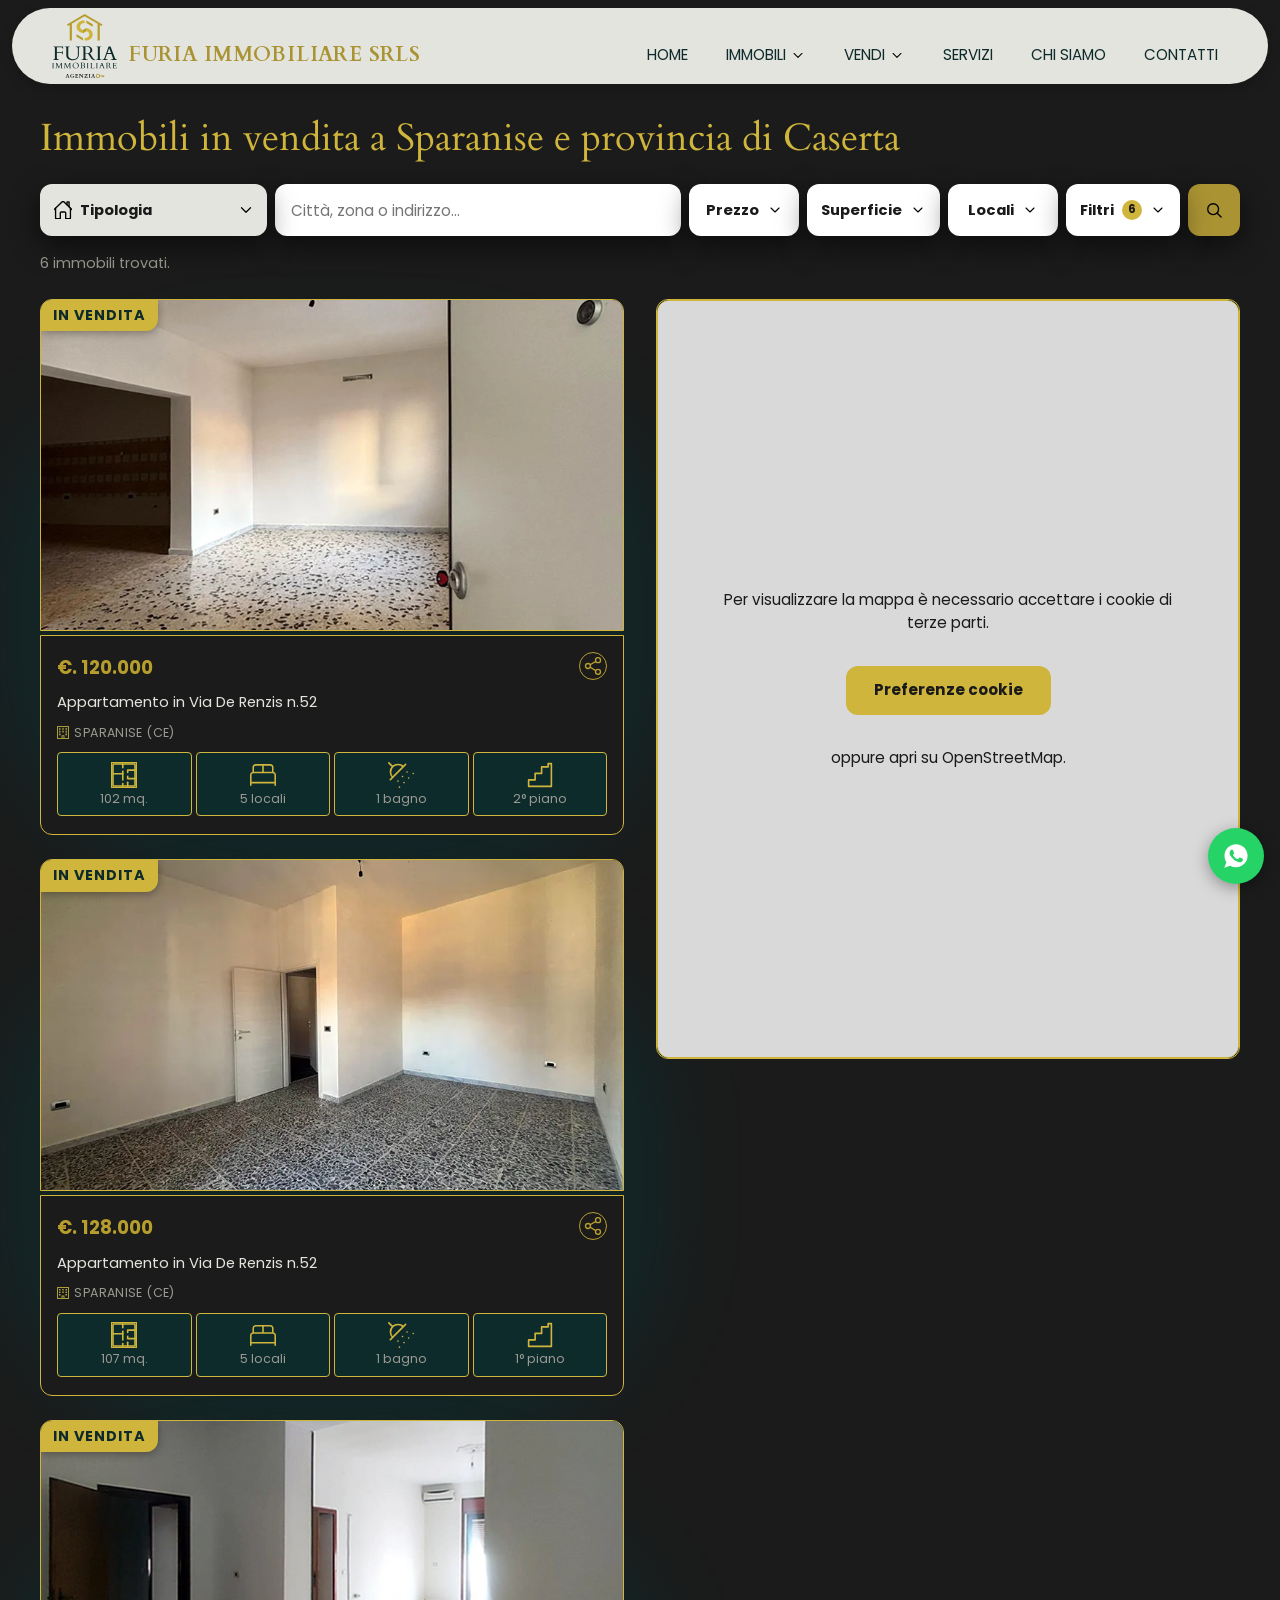
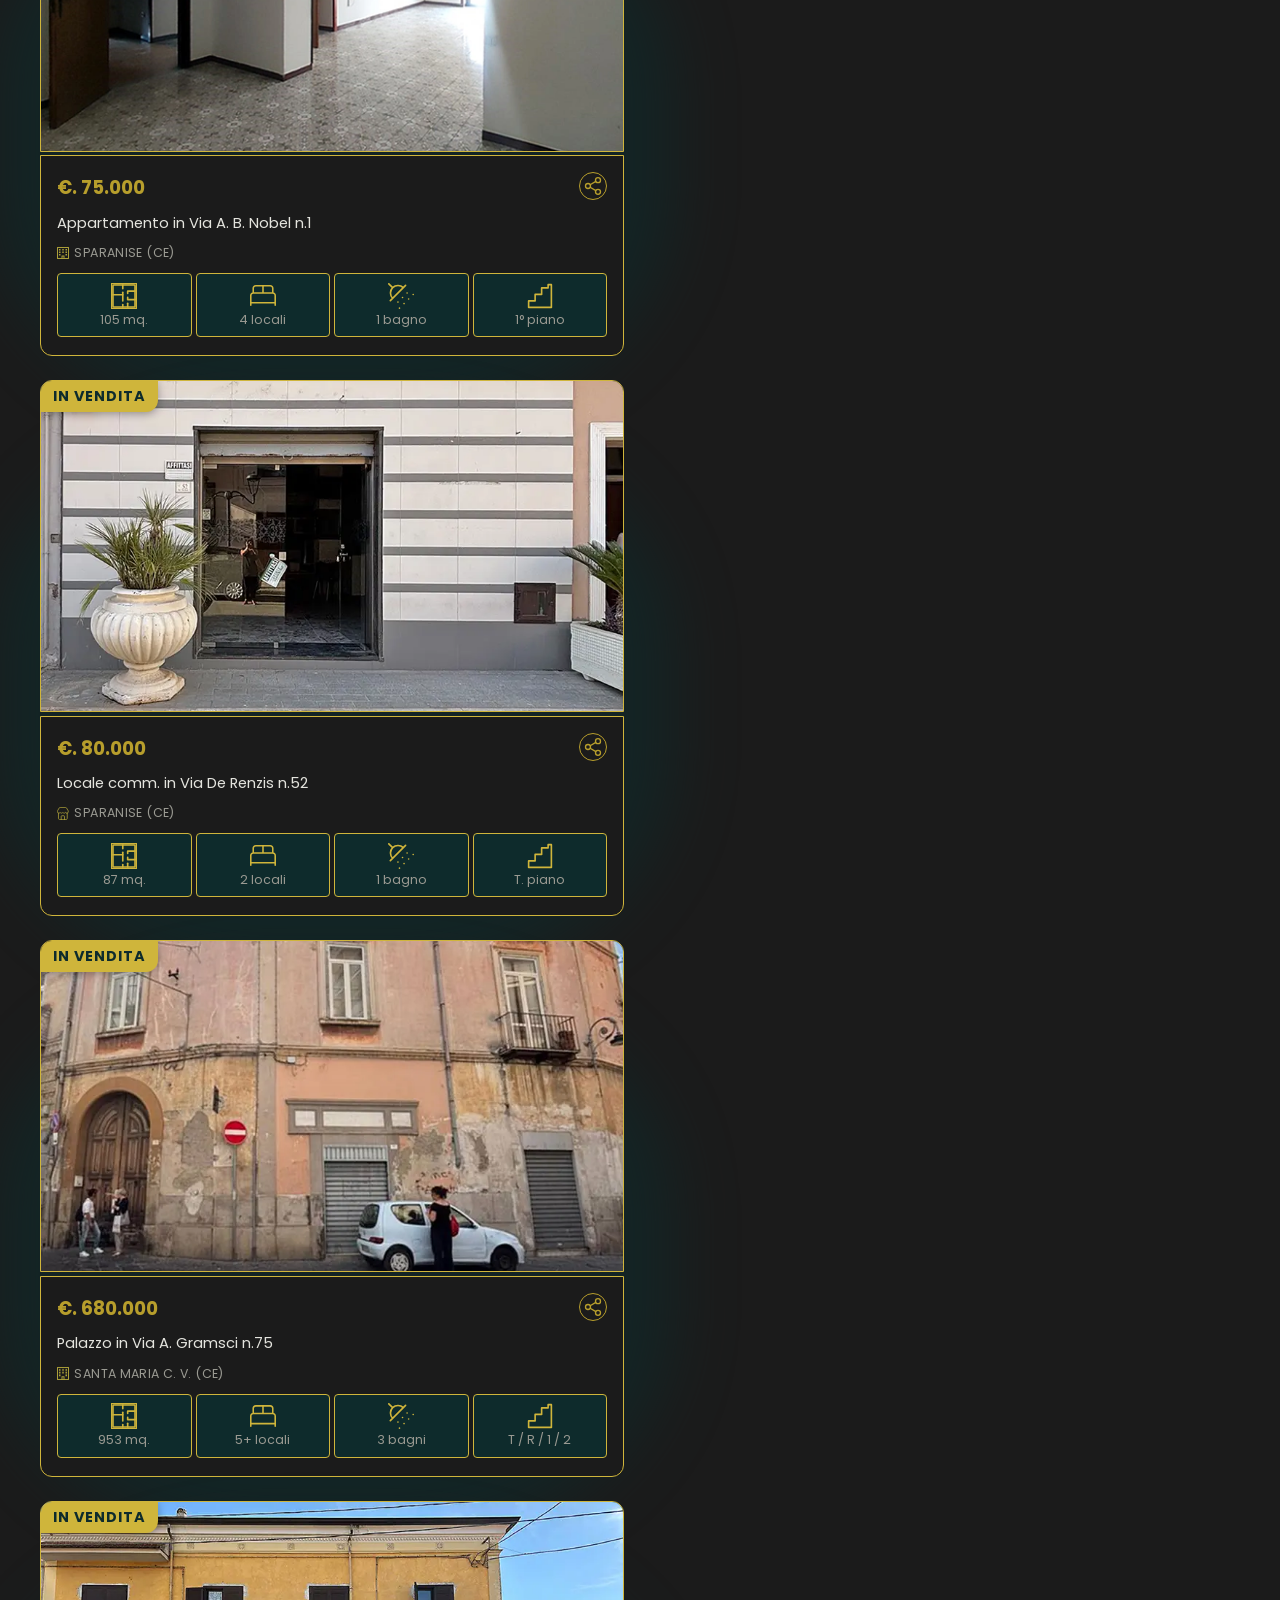
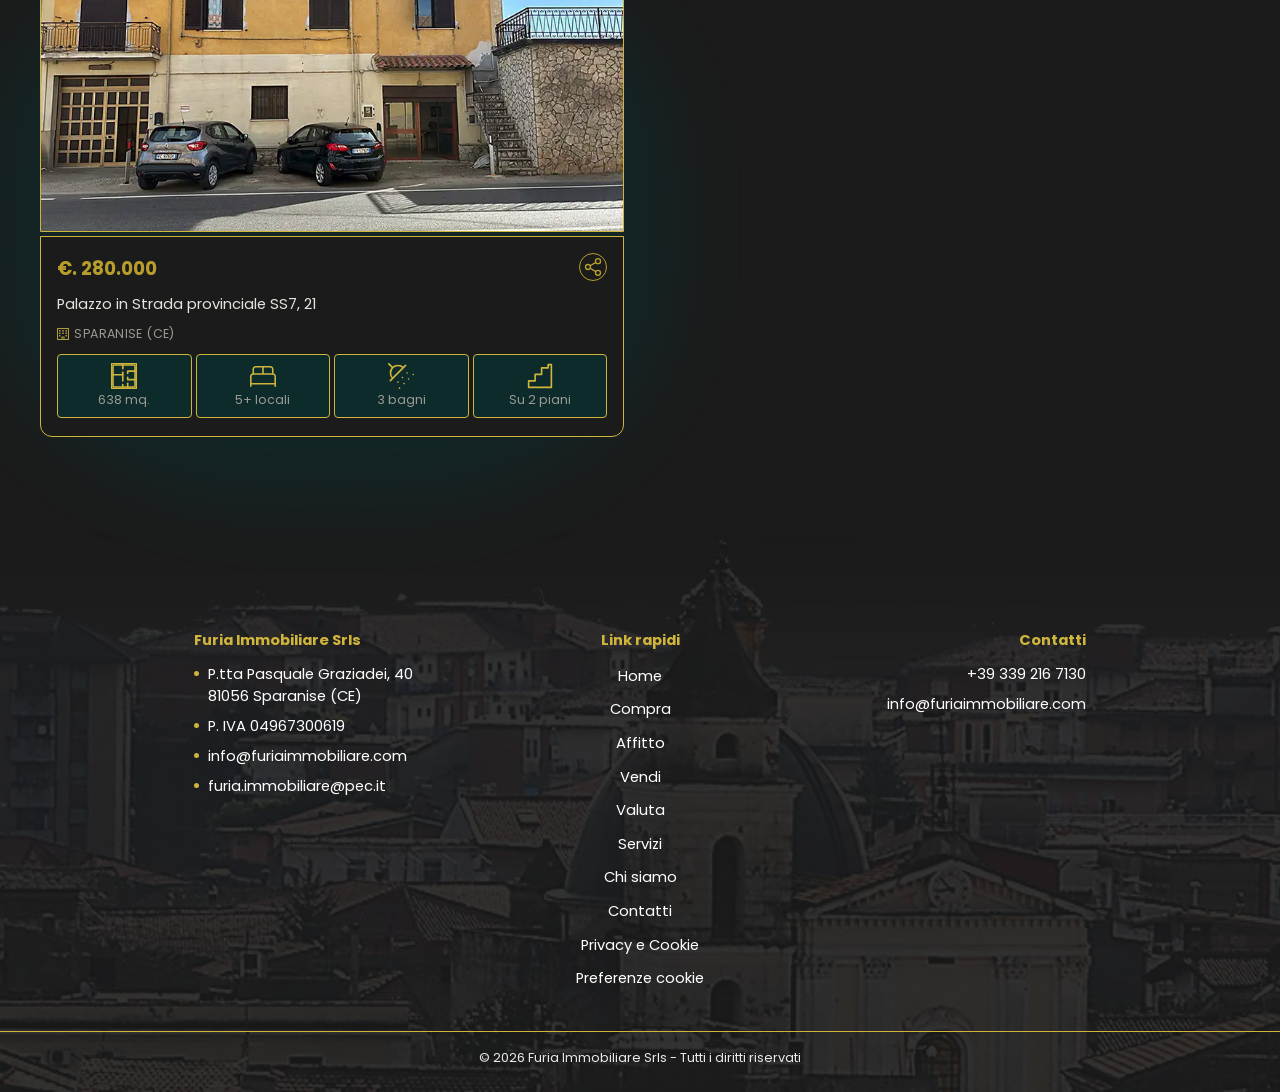
<file: vendita.html>
<!DOCTYPE html>
<html lang="it">

<head>
    <meta charset="UTF-8">
    <script type="text/javascript"
        src="https://embeds.iubenda.com/widgets/5d729206-1957-4c92-be6f-342a1ac1af5e.js"></script>
    <script async type="text/plain" class="_iub_cs_activate" data-iub-purposes="4"
        data-suppressedsrc="https://www.googletagmanager.com/gtag/js?id=G-RNN298V4VR"></script>
    <script type="text/plain" class="_iub_cs_activate" data-iub-purposes="4">
        window.dataLayer = window.dataLayer || [];
        function gtag() { dataLayer.push(arguments); }
        gtag('js', new Date());
        gtag('config', 'G-RNN298V4VR');
    </script>
    <meta name="viewport" content="width=device-width, initial-scale=1.0">
    <title>Immobili in vendita a Sparanise (CE) | Furia Immobiliare</title>
    <meta name="description"
        content="Appartamenti, case e ville, terreni, locali commerciali, garage e nuove costruzioni in vendita a Sparanise e provincia di Caserta. Vedi gli annunci.">
    <link rel="canonical" href="https://www.furiaimmobiliare.com/vendita.html">
    <meta property="og:title" content="Immobili in vendita a Sparanise (CE) | Furia Immobiliare">
    <meta property="og:description" content="Appartamenti, case e ville, terreni, locali commerciali, garage e nuove costruzioni in vendita a Sparanise e provincia di Caserta. Vedi gli annunci.">
    <meta property="og:url" content="https://www.furiaimmobiliare.com/vendita.html">
    <meta property="og:image" content="https://www.furiaimmobiliare.com/assets/images/hero-furia2.webp">
    <meta property="og:type" content="website">
    <meta property="og:locale" content="it_IT">
    <link rel="icon" type="image/svg+xml" href="assets/logo-furia-favicon.svg">
    <link rel="stylesheet" href="assets/vendor/leaflet/leaflet.css">
    <link rel="stylesheet" href="style.css">
</head>

<body>

    <!-- ===== NAVBAR ===== -->
    <header class="navbar" id="navbar">
        <div class="container navbar-inner">
            <a href="/" class="navbar-brand" aria-label="Furia Immobiliare Srls — Home">
                <img src="assets/logo-furia.svg" alt="" class="navbar-logo" width="40" height="40">
                <span class="navbar-wordmark">FURIA IMMOBILIARE SRLS</span>
            </a>

            <nav class="navbar-links" aria-label="Menu principale">
                <a href="/">Home</a>

                <div class="nav-dropdown">
                    <button type="button" class="nav-dropdown-toggle" id="navImmobiliToggle" aria-expanded="false"
                        aria-haspopup="true" aria-controls="navImmobiliMenu">
                        Immobili
                        <img src="assets/images/icons/icon-chevron-down.svg" alt="" class="icon icon--sm" width="16"
                            height="16">
                    </button>
                    <ul class="nav-dropdown-menu" id="navImmobiliMenu" hidden>
                        <li><a href="vendita.html" class="is-active">Compra</a></li>
                        <li><a href="affitto.html">Affitto</a></li>
                    </ul>
                </div>

                <div class="nav-dropdown">
                    <button type="button" class="nav-dropdown-toggle" id="navVendiToggle" aria-expanded="false"
                        aria-haspopup="true" aria-controls="navVendiMenu">
                        Vendi
                        <img src="assets/images/icons/icon-chevron-down.svg" alt="" class="icon icon--sm" width="16"
                            height="16">
                    </button>
                    <ul class="nav-dropdown-menu" id="navVendiMenu" hidden>
                        <li><a href="/#vendi">Vendi casa</a></li>
                        <li><a href="/#valuta">Valuta</a></li>
                    </ul>
                </div>

                <a href="/#servizi">Servizi</a>
                <a href="/#chi-siamo">Chi siamo</a>
                <a href="/#contatti">Contatti</a>
            </nav>

            <button type="button" class="hamburger" id="hamburger" aria-label="Apri menu" aria-expanded="false"
                aria-controls="mobileDrawer">
                <span></span>
                <span></span>
                <span></span>
            </button>
        </div>
    </header>

    <div class="drawer-overlay" id="drawerOverlay" hidden></div>
    <nav class="mobile-drawer" id="mobileDrawer" aria-label="Menu mobile" hidden>
        <a href="/">Home</a>

        <div class="mobile-drawer-group">
            <button type="button" class="mobile-drawer-toggle" id="drawerImmobiliToggle" aria-expanded="false"
                aria-controls="drawerImmobiliMenu">
                Immobili
                <img src="assets/images/icons/icon-chevron-down.svg" alt="" class="icon icon--sm" width="16"
                    height="16">
            </button>
            <div class="mobile-drawer-sub" id="drawerImmobiliMenu" hidden>
                <a href="vendita.html" class="is-active">Compra</a>
                <a href="affitto.html">Affitto</a>
            </div>
        </div>

        <div class="mobile-drawer-group">
            <button type="button" class="mobile-drawer-toggle" id="drawerVendiToggle" aria-expanded="false"
                aria-controls="drawerVendiMenu">
                Vendi
                <img src="assets/images/icons/icon-chevron-down.svg" alt="" class="icon icon--sm" width="16"
                    height="16">
            </button>
            <div class="mobile-drawer-sub" id="drawerVendiMenu" hidden>
                <a href="/#vendi">Vendi casa</a>
                <a href="/#valuta">Valuta</a>
            </div>
        </div>

        <a href="/#servizi">Servizi</a>
        <a href="/#chi-siamo">Chi siamo</a>
        <a href="/#contatti">Contatti</a>
    </nav>

    <main id="main">
        <section class="pagina-vendita" aria-labelledby="titolo-vendita-pagina">
            <div class="container">
                <h1 class="pagina-vendita-titolo" id="titolo-vendita-pagina">Immobili in vendita a Sparanise e provincia di Caserta</h1>

                <!-- Filtri vendita: tipologia + testo + toggle prezzo/superficie/locali -->
                <form class="hero-search pagina-vendita-search" id="heroSearchForm" role="search"
                    aria-label="Filtra immobili in vendita">

                    <!-- Tipologia immobile -->
                    <div class="search-dropdown search-dropdown--tipo">
                        <button type="button" class="search-dropdown-toggle" id="searchTipoToggle" aria-expanded="false"
                            aria-haspopup="listbox" aria-controls="searchTipoMenu" aria-label="Tipologia immobile">
                            <img src="assets/images/icons/icon-Home.svg" alt=""
                                class="icon icon--sm icon--cottage search-tipo-icon" width="18" height="18">
                            <span class="search-tipo-label" id="searchTipoLabel">Tipologia</span>
                            <img src="assets/images/icons/icon-chevron-down.svg" alt="" class="icon icon--sm" width="16"
                                height="16">
                        </button>
                        <ul class="search-dropdown-menu search-dropdown-menu--tipo" id="searchTipoMenu" role="listbox"
                            hidden>
                            <li role="option" data-value="" aria-selected="true">
                                <img src="assets/images/icons/icon-Home.svg" alt=""
                                    class="icon icon--sm icon--cottage" width="18" height="18">
                                Tutte
                            </li>
                            <li role="option" data-value="case-ville" aria-selected="false">
                                <img src="assets/images/icons/icon-Home.svg" alt=""
                                    class="icon icon--sm icon--cottage" width="18" height="18">
                                Case - Ville
                            </li>
                            <li role="option" data-value="appartamenti" aria-selected="false">
                                <img src="assets/images/icons/icon-appartamenti.svg" alt="" class="icon icon--sm"
                                    width="18" height="18">
                                Appartamenti
                            </li>
                            <li role="option" data-value="terreno" aria-selected="false">
                                <img src="assets/images/icons/icon-terreno.svg" alt="" class="icon icon--sm" width="18"
                                    height="18">
                                Terreno
                            </li>
                            <li role="option" data-value="commerciale" aria-selected="false">
                                <img src="assets/images/icons/icon-commerciale.svg" alt="" class="icon icon--sm"
                                    width="18" height="18">
                                Commerciale
                            </li>
                            <li role="option" data-value="garage" aria-selected="false">
                                <img src="assets/images/icons/icon-garage.svg" alt="" class="icon icon--sm" width="18"
                                    height="18">
                                Garage
                            </li>
                            <li role="option" data-value="nuove-costruzioni" aria-selected="false">
                                <img src="assets/images/icons/icon-nuove-costruzioni.svg" alt="" class="icon icon--sm"
                                    width="18" height="18">
                                Nuove Costruzioni
                            </li>
                        </ul>
                        <input type="hidden" name="tipologia" id="searchTipo" value="">
                    </div>

                    <label class="sr-only" for="searchQuery">Città, zona o indirizzo</label>
                    <input type="search" id="searchQuery" name="q" class="hero-search-input"
                        placeholder="Città, zona o indirizzo..." autocomplete="off">

                    <!-- Toggle Prezzo (tablet+; su mobile portrait va nel pannello Filtri) -->
                    <div class="pagina-vendita-toggle" data-filtro-bar="prezzo">
                        <button type="button" class="pagina-vendita-toggle-btn" id="filtroPrezzoBtn"
                            aria-expanded="false" aria-controls="filtroPrezzoPanel">
                            <span>Prezzo</span>
                            <img src="assets/images/icons/icon-chevron-down.svg" alt="" class="icon icon--sm" width="16"
                                height="16">
                        </button>
                        <div class="pagina-vendita-toggle-panel" id="filtroPrezzoPanel" hidden>
                            <label class="sr-only" for="filtroPrezzoDa">Prezzo da</label>
                            <input type="text" id="filtroPrezzoDa" name="prezzoDa"
                                class="pagina-vendita-filtro-input pagina-vendita-filtro-input--prezzo"
                                placeholder="Da €" inputmode="numeric" autocomplete="off">
                            <span class="pagina-vendita-toggle-sep" aria-hidden="true">–</span>
                            <label class="sr-only" for="filtroPrezzoA">Prezzo a</label>
                            <input type="text" id="filtroPrezzoA" name="prezzoA"
                                class="pagina-vendita-filtro-input pagina-vendita-filtro-input--prezzo"
                                placeholder="A €" inputmode="numeric" autocomplete="off">
                        </div>
                    </div>

                    <!-- Toggle Superficie (tablet+; su mobile portrait va nel pannello Filtri) -->
                    <div class="pagina-vendita-toggle" data-filtro-bar="superficie">
                        <button type="button" class="pagina-vendita-toggle-btn" id="filtroSuperficieBtn"
                            aria-expanded="false" aria-controls="filtroSuperficiePanel">
                            <span>Superficie</span>
                            <img src="assets/images/icons/icon-chevron-down.svg" alt="" class="icon icon--sm" width="16"
                                height="16">
                        </button>
                        <div class="pagina-vendita-toggle-panel" id="filtroSuperficiePanel" hidden>
                            <label class="sr-only" for="filtroMqDa">Superficie da</label>
                            <input type="number" id="filtroMqDa" name="mqDa" class="pagina-vendita-filtro-input"
                                placeholder="Da mq" min="0" step="1" inputmode="numeric">
                            <span class="pagina-vendita-toggle-sep" aria-hidden="true">–</span>
                            <label class="sr-only" for="filtroMqA">Superficie a</label>
                            <input type="number" id="filtroMqA" name="mqA" class="pagina-vendita-filtro-input"
                                placeholder="A mq" min="0" step="1" inputmode="numeric">
                        </div>
                    </div>

                    <!-- Toggle Locali (tablet+; su mobile portrait va nel pannello Filtri) -->
                    <div class="pagina-vendita-toggle" data-filtro-bar="locali">
                        <button type="button" class="pagina-vendita-toggle-btn" id="filtroLocaliBtn"
                            aria-expanded="false" aria-controls="filtroLocaliPanel">
                            <span>Locali</span>
                            <img src="assets/images/icons/icon-chevron-down.svg" alt="" class="icon icon--sm" width="16"
                                height="16">
                        </button>
                        <div class="pagina-vendita-toggle-panel" id="filtroLocaliPanel" hidden>
                            <label class="sr-only" for="filtroLocaliDa">Locali da</label>
                            <input type="number" id="filtroLocaliDa" name="localiDa" class="pagina-vendita-filtro-input"
                                placeholder="Da" min="1" max="20" step="1" inputmode="numeric">
                            <span class="pagina-vendita-toggle-sep" aria-hidden="true">–</span>
                            <label class="sr-only" for="filtroLocaliA">Locali a</label>
                            <input type="number" id="filtroLocaliA" name="localiA" class="pagina-vendita-filtro-input"
                                placeholder="A" min="1" max="20" step="1" inputmode="numeric">
                        </div>
                    </div>

                    <!-- Altri filtri (pannello) -->
                    <div class="pagina-vendita-filtri-extra">
                        <button type="button" class="pagina-vendita-toggle-btn pagina-vendita-filtri-btn"
                            id="filtriAltriBtn" aria-expanded="false" aria-controls="filtriAltriPanel">
                            <span>Filtri</span>
                            <span class="pagina-vendita-filtri-badge" id="filtriAltriBadge" hidden>0</span>
                            <img src="assets/images/icons/icon-chevron-down.svg" alt="" class="icon icon--sm" width="16"
                                height="16">
                        </button>
                        <div class="pagina-vendita-filtri-panel" id="filtriAltriPanel" hidden>
                            <div class="pagina-vendita-filtri-panel-head">
                                <p class="pagina-vendita-filtri-panel-titolo">Filtri</p>
                                <button type="button" class="pagina-vendita-filtri-chiudi" id="filtriAltriChiudi"
                                    aria-label="Chiudi filtri">Chiudi</button>
                            </div>

                            <!-- Mobile portrait: Prezzo / Superficie / Locali (slot riempiti via JS) -->
                            <div class="pagina-vendita-filtri-sezione pagina-vendita-filtri-sezione--bar-mobile"
                                data-filtro-slot="prezzo" hidden>
                                <p class="pagina-vendita-filtri-titolo">Prezzo</p>
                                <div class="pagina-vendita-filtri-range" data-filtro-host="prezzo"></div>
                            </div>
                            <div class="pagina-vendita-filtri-sezione pagina-vendita-filtri-sezione--bar-mobile"
                                data-filtro-slot="superficie" hidden>
                                <p class="pagina-vendita-filtri-titolo">Superficie</p>
                                <div class="pagina-vendita-filtri-range" data-filtro-host="superficie"></div>
                            </div>
                            <div class="pagina-vendita-filtri-sezione pagina-vendita-filtri-sezione--bar-mobile"
                                data-filtro-slot="locali" hidden>
                                <p class="pagina-vendita-filtri-titolo">Locali</p>
                                <div class="pagina-vendita-filtri-range" data-filtro-host="locali"></div>
                            </div>

                            <div class="pagina-vendita-filtri-sezione">
                                <p class="pagina-vendita-filtri-titolo">Bagni</p>
                                <div class="pagina-vendita-filtri-range">
                                    <label class="sr-only" for="filtroBagniDa">Bagni da</label>
                                    <input type="number" id="filtroBagniDa" name="bagniDa"
                                        class="pagina-vendita-filtro-input" placeholder="Da" min="1" max="10" step="1"
                                        inputmode="numeric">
                                    <span class="pagina-vendita-toggle-sep" aria-hidden="true">–</span>
                                    <label class="sr-only" for="filtroBagniA">Bagni a</label>
                                    <input type="number" id="filtroBagniA" name="bagniA"
                                        class="pagina-vendita-filtro-input" placeholder="A" min="1" max="10" step="1"
                                        inputmode="numeric">
                                </div>
                            </div>

                            <div class="pagina-vendita-filtri-sezione">
                                <p class="pagina-vendita-filtri-titolo">Caratteristiche</p>
                                <div class="pagina-vendita-filtri-chips" role="group" aria-label="Caratteristiche">
                                    <label class="pagina-vendita-chip"><input type="checkbox" name="feat"
                                            value="terrazzo"> Terrazzo</label>
                                    <label class="pagina-vendita-chip"><input type="checkbox" name="feat"
                                            value="balcone"> Balcone</label>
                                    <label class="pagina-vendita-chip"><input type="checkbox" name="feat"
                                            value="ascensore"> Ascensore</label>
                                    <label class="pagina-vendita-chip"><input type="checkbox" name="feat"
                                            value="garage"> Garage</label>
                                    <label class="pagina-vendita-chip"><input type="checkbox" name="feat"
                                            value="posto-auto"> Posto auto</label>
                                    <label class="pagina-vendita-chip"><input type="checkbox" name="feat"
                                            value="cantina"> Cantina</label>
                                    <label class="pagina-vendita-chip"><input type="checkbox" name="feat"
                                            value="arredato"> Arredato</label>
                                    <label class="pagina-vendita-chip"><input type="checkbox" name="feat"
                                            value="giardino"> Giardino</label>
                                </div>
                            </div>

                            <div class="pagina-vendita-filtri-sezione">
                                <p class="pagina-vendita-filtri-titolo">Piano</p>
                                <div class="pagina-vendita-filtri-chips" role="group" aria-label="Piano">
                                    <label class="pagina-vendita-chip"><input type="checkbox" name="piano"
                                            value="terra"> Terra</label>
                                    <label class="pagina-vendita-chip"><input type="checkbox" name="piano"
                                            value="primo"> 1° piano</label>
                                    <label class="pagina-vendita-chip"><input type="checkbox" name="piano"
                                            value="intermedio"> Intermedio</label>
                                    <label class="pagina-vendita-chip"><input type="checkbox" name="piano"
                                            value="ultimo"> Ultimo</label>
                                </div>
                            </div>

                            <div class="pagina-vendita-filtri-sezione">
                                <p class="pagina-vendita-filtri-titolo">Clima</p>
                                <div class="pagina-vendita-filtri-chips" role="group" aria-label="Clima">
                                    <label class="pagina-vendita-chip"><input type="checkbox" name="clima"
                                            value="auton"> Riscald. autonomo</label>
                                    <label class="pagina-vendita-chip"><input type="checkbox" name="clima"
                                            value="centr"> Riscald. centralizzato</label>
                                    <label class="pagina-vendita-chip"><input type="checkbox" name="clima"
                                            value="aria"> Aria condizionata</label>
                                </div>
                            </div>

                            <div class="pagina-vendita-filtri-sezione">
                                <p class="pagina-vendita-filtri-titolo">Stato immobile</p>
                                <div class="pagina-vendita-filtri-chips" role="group" aria-label="Stato immobile">
                                    <label class="pagina-vendita-chip"><input type="checkbox" name="stato"
                                            value="nuovo"> Nuovo / in costruzione</label>
                                    <label class="pagina-vendita-chip"><input type="checkbox" name="stato"
                                            value="ottimo"> Ottimo / ristrutturato</label>
                                    <label class="pagina-vendita-chip"><input type="checkbox" name="stato"
                                            value="buono"> Buono / abitabile</label>
                                    <label class="pagina-vendita-chip"><input type="checkbox" name="stato"
                                            value="da-ristrutturare"> Da ristrutturare</label>
                                </div>
                            </div>

                            <div class="pagina-vendita-filtri-sezione">
                                <p class="pagina-vendita-filtri-titolo">Efficienza energetica</p>
                                <div class="pagina-vendita-filtri-chips" role="group"
                                    aria-label="Classe energetica">
                                    <label class="pagina-vendita-chip"><input type="checkbox" name="ape" value="A">
                                        A</label>
                                    <label class="pagina-vendita-chip"><input type="checkbox" name="ape" value="B">
                                        B</label>
                                    <label class="pagina-vendita-chip"><input type="checkbox" name="ape" value="C">
                                        C</label>
                                    <label class="pagina-vendita-chip"><input type="checkbox" name="ape" value="D">
                                        D</label>
                                    <label class="pagina-vendita-chip"><input type="checkbox" name="ape" value="E">
                                        E</label>
                                    <label class="pagina-vendita-chip"><input type="checkbox" name="ape" value="F">
                                        F</label>
                                    <label class="pagina-vendita-chip"><input type="checkbox" name="ape" value="G">
                                        G</label>
                                </div>
                            </div>

                            <div class="pagina-vendita-filtri-azioni">
                                <button type="button" class="pagina-vendita-filtri-azzera"
                                    id="filtriAltriAzzera">Azzera filtri</button>
                                <button type="button" class="pagina-vendita-filtri-applica"
                                    id="filtriAltriApplica">Applica</button>
                            </div>
                        </div>
                    </div>

                    <button type="submit" class="hero-search-btn" aria-label="Applica filtri">
                        <img src="assets/images/icons/icon-search.svg" alt="" class="icon" width="20" height="20">
                    </button>
                </form>
                <p class="pagina-vendita-risultati" id="venditaRisultatiCount" aria-live="polite"></p>

                <div class="pagina-vendita-layout">
                    <!-- Colonna sx: griglia 2 card per riga -->
                    <div class="pagina-vendita-lista" id="venditaLista" aria-label="Elenco immobili in vendita"></div>

                    <!-- Colonna dx: mappa Leaflet (tiles OSM solo dopo consenso Iubenda) -->
                    <aside class="pagina-vendita-mappa-wrap" aria-label="Mappa immobili">
                        <div class="contatti-mappa pagina-vendita-mappa-consent">
                            <div class="contatti-mappa-placeholder">
                                <p>
                                    Per visualizzare la mappa è necessario accettare i cookie di terze parti.
                                </p>
                                <a href="#" class="iubenda-cs-preferences-link btn btn--oro">Preferenze cookie</a>
                                <p class="contatti-mappa-placeholder-alt">
                                    oppure
                                    <a href="https://www.openstreetmap.org/#map=12/41.186/14.093"
                                        target="_blank" rel="noopener noreferrer">apri su OpenStreetMap</a>.
                                </p>
                            </div>
                            <div id="mappaVendita" class="pagina-vendita-mappa" role="img"
                                aria-label="Mappa con la posizione degli immobili in vendita"></div>
                        </div>
                    </aside>
                </div>
            </div>
        </section>
    </main>

    <!-- ===== FOOTER ===== -->
    <footer class="site-footer" id="footer">
        <div class="site-footer-bg" aria-hidden="true">
            <img src="assets/images/footer-skyline-sparanise.webp" alt="" width="1920" height="600" loading="lazy">
        </div>
        <div class="container site-footer-inner">
            <div class="footer-col footer-col--sx" aria-hidden="true"></div>
            <div class="footer-col footer-col--info">
                <p class="footer-ragione">Furia Immobiliare Srls</p>
                <ul class="footer-info">
                    <li>P.tta Pasquale Graziadei, 40<br>81056 Sparanise (CE)</li>
                    <li>P. IVA 04967300619</li>
                    <li><a href="mailto:info@furiaimmobiliare.com">info@furiaimmobiliare.com</a></li>
                    <li><a href="mailto:furia.immobiliare@pec.it">furia.immobiliare@pec.it</a></li>
                </ul>
            </div>
            <div class="footer-col footer-col--link">
                <p class="footer-titolo">Link rapidi</p>
                <ul class="footer-link">
                    <li><a href="/">Home</a></li>
                    <li><a href="vendita.html">Compra</a></li>
                    <li><a href="affitto.html">Affitto</a></li>
                    <li><a href="/#vendi">Vendi</a></li>
                    <li><a href="/#valuta">Valuta</a></li>
                    <li><a href="/#servizi">Servizi</a></li>
                    <li><a href="/#chi-siamo">Chi siamo</a></li>
                    <li><a href="/#contatti">Contatti</a></li>
                    <li><a href="privacy.html">Privacy e Cookie</a></li>
                    <li><a href="#" class="iubenda-cs-preferences-link">Preferenze cookie</a></li>
                </ul>
            </div>
            <div class="footer-col footer-col--contatti">
                <p class="footer-titolo">Contatti</p>
                <p><a href="tel:+393392167130">+39 339 216 7130</a></p>
                <p><a href="mailto:info@furiaimmobiliare.com">info@furiaimmobiliare.com</a></p>
            </div>
            <div class="footer-col footer-col--dx" aria-hidden="true"></div>
        </div>
        <p class="footer-copy">© 2026 Furia Immobiliare Srls - Tutti i diritti riservati</p>
    </footer>

    <a href="https://wa.me/393392167130" class="whatsapp-float" target="_blank" rel="noopener noreferrer"
        aria-label="Contattaci su WhatsApp al +39 339 216 7130">
        <img src="assets/images/icons/icon-whatsapp.svg" alt="" width="28" height="28">
    </a>

    <!-- Leaflet: blocco manuale Iubenda fino al consenso (purpose 3) -->
    <script type="text/plain" class="_iub_cs_activate" data-iub-purposes="3"
        data-suppressedsrc="assets/vendor/leaflet/leaflet.js"></script>
    <script type="text/plain" class="_iub_cs_activate" data-iub-purposes="3">
        window.__furiaLeafletPronto = true;
        if (typeof window.avviaMappaVenditaFuria === "function") {
            window.avviaMappaVenditaFuria();
        }
    </script>
    <script src="data/annunci.js"></script>
    <script src="main.js" defer></script>
</body>

</html>
</file>
<file: style.css>
/* ============================================
   FURIA IMMOBILIARE SRLS — STYLE.CSS
   Design system + navbar + hero
   Breakpoint mobile-first: 480 / 768 / 1024
   ============================================ */

:root {
  --colore-sfondo: #1B1B1B;
  --colore-primario: #cfb53b;
  --colore-accento: #B79E2C;
  --colore-secondario: #0E2B2C;
  --colore-testo: #E4E4DE;
  --colore-testo-muto: #9A9A92;
  --colore-bordo: #5a5a5a;
  --colore-successo: #2ecc71;
  --colore-errore: #ff2200;
  --colore-navbar: #E4E4DE;
  --colore-testo-scuro: #1A1A1A;
  --colore-bianco: #ffffff;

  --ombra-base: 0 2px 8px rgba(0, 0, 0, 0.25);
  --ombra-media: 0 8px 24px rgba(0, 0, 0, 0.35);

  --spazio-1: 4px;
  --spazio-2: 8px;
  --spazio-3: 16px;
  --spazio-4: 24px;
  --spazio-5: 32px;
  --spazio-6: 48px;
  --spazio-7: 64px;
  --spazio-8: 96px;

  --raggio-sm: 8px;
  --raggio-md: 12px;
  --raggio-lg: 16px;

  --container-max: 1280px;
  --nav-height: 76px;

  --font-titoli: "Cardo", serif;
  --font-corpo: "Poppins", sans-serif;
}

/* ===== FONT SELF-HOSTED ===== */
@font-face {
  font-family: "Cardo";
  src: url("assets/font/Cardo-Regular.woff2") format("woff2");
  font-weight: 400;
  font-style: normal;
  font-display: swap;
}

@font-face {
  font-family: "Cardo";
  src: url("assets/font/Cardo-Bold.woff2") format("woff2");
  font-weight: 700;
  font-style: normal;
  font-display: swap;
}

@font-face {
  font-family: "Poppins";
  src: url("assets/font/Poppins-Regular.woff2") format("woff2");
  font-weight: 400;
  font-style: normal;
  font-display: swap;
}

@font-face {
  font-family: "Poppins";
  src: url("assets/font/Poppins-Medium.woff2") format("woff2");
  font-weight: 500;
  font-style: normal;
  font-display: swap;
}

@font-face {
  font-family: "Poppins";
  src: url("assets/font/Poppins-Bold.woff2") format("woff2");
  font-weight: 700;
  font-style: normal;
  font-display: swap;
}

/* ===== RESET ===== */
*,
*::before,
*::after {
  box-sizing: border-box;
}

html {
  scroll-behavior: smooth;
  overflow-x: hidden;
  max-width: 100%;
}

@media (prefers-reduced-motion: reduce) {
  html {
    scroll-behavior: auto;
  }

  *,
  *::before,
  *::after {
    animation-duration: 0.01ms !important;
    animation-iteration-count: 1 !important;
    transition-duration: 0.01ms !important;
  }
}

body {
  margin: 0;
  font-family: var(--font-corpo);
  font-weight: 400;
  font-size: 1rem;
  line-height: 1.6;
  color: var(--colore-testo);
  background: var(--colore-sfondo);
  overflow-x: hidden;
  max-width: 100%;
}

/* Blocco scroll pagina (drawer, filtri fullscreen, lightbox) */
html.is-scroll-locked,
body.is-scroll-locked {
  overflow: hidden;
  overscroll-behavior: none;
}

img {
  max-width: 100%;
  height: auto;
  display: block;
}

a {
  color: inherit;
  text-decoration: none;
}

button,
input {
  font-family: inherit;
}

ul {
  margin: 0;
  padding: 0;
  list-style: none;
}

h1 {
  font-family: var(--font-titoli);
  font-weight: 700;
  line-height: 1.15;
  text-wrap: balance;
  margin: 0 0 var(--spazio-4);
  font-size: clamp(2.4rem, 5.5vw, 3.8rem);
  color: #fff;
}

h2 {
  font-family: var(--font-titoli);
  font-weight: 700;
  line-height: 1.2;
  text-wrap: balance;
  margin: 0 0 var(--spazio-4);
  font-size: clamp(1.85rem, 3.5vw, 2.6rem);
  color: #fff;
}

.sr-only {
  position: absolute;
  width: 1px;
  height: 1px;
  padding: 0;
  margin: -1px;
  overflow: hidden;
  clip: rect(0, 0, 0, 0);
  white-space: nowrap;
  border: 0;
}

.container {
  width: 100%;
  max-width: var(--container-max);
  margin: 0 auto;
  /* Solo orizzontale: non azzerare padding-top di .hero-inner */
  padding-left: 20px;
  padding-right: 20px;
}

.icon {
  width: 20px;
  height: 20px;
  flex-shrink: 0;
}

.icon--sm {
  width: 16px;
  height: 16px;
}

/* Cottage/Home in elenco tipologie: stessa misura delle altre voci */
.search-dropdown-menu--tipo .icon--cottage {
  width: 16px;
  height: 16px;
}

/* Cottage sul pulsante chiuso (hero): stessa base delle altre icone sm */
.search-dropdown-toggle .icon--cottage {
  width: 16px;
  height: 16px;
}

/* ===== BOTTONI ===== */
.btn {
  display: inline-flex;
  align-items: center;
  justify-content: center;
  gap: 10px;
  min-height: 48px;
  padding: 12px 28px;
  border-radius: var(--raggio-md);
  border: none;
  font-family: var(--font-corpo);
  font-weight: 700;
  font-size: 0.95rem;
  cursor: pointer;
  transition: background 0.2s ease, transform 0.15s ease, box-shadow 0.2s ease;
}

.btn--oro {
  background: var(--colore-primario);
  color: var(--colore-testo-scuro);
}

.btn--oro:hover:not(.hero-cta):not(.valuta-btn) {
  filter: brightness(1.05);
  box-shadow: var(--ombra-base);
}

/* ===== NAVBAR ===== */
.navbar {
  position: fixed;
  top: 8px;
  left: 12px;
  right: 12px;
  z-index: 1600;
  width: auto;
  max-width: calc(100% - 24px);
  box-sizing: border-box;
  border-radius: 999px;
  background: var(--colore-navbar);
  border-bottom: none;
  box-shadow: 0 4px 14px rgba(0, 0, 0, 0.18);
  transition: box-shadow 0.25s ease;
  /* niente overflow:hidden — altrimenti clippa i dropdown */
}

/* Solo desktop: pillola più stretta (+1,5 cm per lato). Mobile/tablet/iPad invariati. */
@media (min-width: 1367px) {
  .navbar {
    left: calc(12px + 1.5cm);
    right: calc(12px + 1.5cm);
  }
}

.navbar.is-scrolled {
  box-shadow: 0 6px 20px rgba(0, 0, 0, 0.22);
}

.navbar-inner {
  display: flex;
  align-items: center;
  justify-content: space-between;
  height: var(--nav-height);
  min-width: 0;
  max-width: 100%;
}

.navbar-brand {
  display: flex;
  align-items: center;
  gap: 12px;
  min-width: 0;
  /* Touch: niente flash azzurro al tap sul logo */
  -webkit-tap-highlight-color: transparent;
}

.navbar-logo {
  /* Quasi a tutta altezza navbar, allineato al wordmark */
  height: calc(var(--nav-height) - 12px);
  width: auto;
  max-height: calc(var(--nav-height) - 12px);
  object-fit: contain;
  flex-shrink: 0;
  display: block;
}

.navbar-wordmark {
  font-family: var(--font-titoli);
  font-weight: 700;
  /* Altezza lettere allineata a FURIA nel logo */
  font-size: 1.28rem;
  color: #aa9333;
  letter-spacing: 0.02em;
  text-transform: uppercase;
  line-height: 1;
  /* REGOLA FISSA: stessa baseline di FURIA nel logo — non modificare senza conferma */
  transform: translateY(calc((var(--nav-height) - 12px) * 0.085 + 0.9mm));
}

.navbar-links {
  display: none;
  align-items: center;
  gap: 20px;
  /* Abbassa leggermente i link rispetto al centro navbar */
  transform: translateY(2.5mm);
}

.navbar-links>a,
.nav-dropdown-toggle {
  display: inline-flex;
  align-items: center;
  height: 28px;
  margin: 0;
  padding: 0;
  font-family: var(--font-corpo);
  font-size: 0.95rem;
  font-weight: 400;
  line-height: 1;
  text-transform: uppercase;
  color: #0E2B2C;
  background: none;
  border: none;
  cursor: pointer;
}

.navbar-links>a:hover,
.navbar-links>a.is-active,
.nav-dropdown-toggle:hover {
  color: #0E2B2C;
}

.nav-dropdown {
  position: relative;
  display: flex;
  align-items: center;
}

.nav-dropdown-toggle {
  gap: 4px;
}

.nav-dropdown-menu {
  position: absolute;
  top: calc(100% + 10px);
  left: 0;
  min-width: 160px;
  padding: 8px 0;
  margin: 0;
  background: #fff;
  border-radius: var(--raggio-sm);
  box-shadow: var(--ombra-media);
  z-index: 20;
}

.nav-dropdown-menu a {
  display: block;
  padding: 10px 16px;
  font-family: var(--font-corpo);
  font-size: 0.92rem;
  font-weight: 400;
  line-height: 1;
  text-transform: uppercase;
  color: #0E2B2C;
}

.nav-dropdown-menu a:hover {
  background: none;
  color: #0E2B2C;
}

/*
  Solo desktop con mouse (non tablet/touch in landscape):
  pillola accento + tendina fade-down all’hover
*/
@media (min-width: 1024px) and (hover: hover) and (pointer: fine) {
  .navbar-links {
    gap: 18px;
  }

  .navbar-links>a,
  .nav-dropdown-toggle {
    height: 32px;
    padding: 0 10px;
    border-radius: 999px;
    background: transparent;
    transition: background-color 0.22s ease-out, color 0.22s ease-out;
  }

  .navbar-links>a:hover,
  .nav-dropdown-toggle:hover,
  .nav-dropdown:hover .nav-dropdown-toggle,
  .nav-dropdown:has(.nav-dropdown-toggle:focus-visible) .nav-dropdown-toggle {
    background-color: color-mix(in srgb, var(--colore-accento) 32%, transparent);
  }

  .nav-dropdown-menu::before {
    content: "";
    position: absolute;
    left: 0;
    right: 0;
    bottom: 100%;
    height: 12px;
  }

  .nav-dropdown-menu a {
    border-radius: 6px;
    margin: 0 6px;
    transition: background-color 0.18s ease-out;
  }

  .nav-dropdown-menu a:hover {
    background-color: color-mix(in srgb, var(--colore-accento) 22%, transparent);
  }

  .nav-dropdown-menu,
  .nav-dropdown-menu[hidden] {
    display: block !important;
    opacity: 0;
    visibility: hidden;
    pointer-events: none;
    transform: translateY(-8px);
    transition:
      opacity 0.22s ease-out,
      transform 0.22s ease-out,
      visibility 0.22s ease-out;
  }

  /* Solo hover (mouse) o focus-visible (tastiera): evita tendina “incollata” al click */
  .nav-dropdown:hover .nav-dropdown-menu,
  .nav-dropdown:has(.nav-dropdown-toggle:focus-visible) .nav-dropdown-menu,
  .nav-dropdown:hover .nav-dropdown-menu[hidden],
  .nav-dropdown:has(.nav-dropdown-toggle:focus-visible) .nav-dropdown-menu[hidden] {
    opacity: 1;
    visibility: visible;
    pointer-events: auto;
    transform: translateY(0);
  }
}

/* Hamburger */
.hamburger {
  display: flex;
  flex-direction: column;
  justify-content: center;
  align-items: center;
  gap: 5px;
  width: 44px;
  height: 44px;
  border: none;
  background: none;
  padding: 0;
  cursor: pointer;
}

.hamburger span {
  display: block;
  width: 24px;
  height: 2px;
  background: var(--colore-testo-scuro);
  transition: transform 0.25s ease, opacity 0.25s ease;
}

.hamburger.is-open span:nth-child(1) {
  transform: translateY(7px) rotate(45deg);
}

.hamburger.is-open span:nth-child(2) {
  opacity: 0;
}

.hamburger.is-open span:nth-child(3) {
  transform: translateY(-7px) rotate(-45deg);
}

/* Drawer mobile: larghezza = navbar, attaccato sotto, angoli uniformi */
.drawer-overlay {
  position: fixed;
  inset: 0;
  background: rgba(0, 0, 0, 0.55);
  z-index: 1400;
}

/* Overlay in chiusura: stessa durata/easing della tendina */
.drawer-overlay.is-closing {
  animation: drawer-overlay-sali 0.36s ease forwards;
  pointer-events: none;
}

@keyframes drawer-overlay-sali {
  from {
    opacity: 1;
  }

  to {
    opacity: 0;
  }
}

.drawer-overlay[hidden],
.mobile-drawer[hidden] {
  display: none;
}

.mobile-drawer {
  position: fixed;
  /* Attaccato sotto la navbar; ~4mm (16px) più stretto per lato */
  top: calc(8px + var(--nav-height));
  left: 28px;
  right: 28px;
  width: auto;
  max-width: none;
  height: auto;
  max-height: min(70dvh, calc(100dvh - 8px - var(--nav-height) - 12px));
  box-sizing: border-box;
  background: var(--colore-navbar);
  z-index: 1500;
  display: flex;
  flex-direction: column;
  padding: var(--spazio-4);
  /* Angoli superiori = inferiori */
  border-radius: 15px;
  box-shadow: var(--ombra-media);
  overflow-x: hidden;
  overflow-y: auto;
  -webkit-overflow-scrolling: touch;
}

.mobile-drawer:not([hidden]) {
  animation: mobile-drawer-scendi 0.28s ease forwards;
}

/* Solo chiusura: stesso movimento, più soft */
.mobile-drawer.is-closing {
  animation: mobile-drawer-sali 0.36s ease forwards;
  pointer-events: none;
}

@keyframes mobile-drawer-scendi {
  from {
    opacity: 0;
    transform: translateY(-8px);
  }

  to {
    opacity: 1;
    transform: translateY(0);
  }
}

@keyframes mobile-drawer-sali {
  from {
    opacity: 1;
    transform: translateY(0);
  }

  to {
    opacity: 0;
    transform: translateY(-8px);
  }
}

@media (min-width: 1367px) {
  .mobile-drawer {
    left: calc(12px + 1.5cm + 16px);
    right: calc(12px + 1.5cm + 16px);
  }
}

.mobile-drawer a {
  padding: var(--spazio-3) 0;
  border-bottom: 1px solid var(--colore-primario);
  font-weight: 500;
  color: var(--colore-testo-scuro);
  text-align: center;
  /* Touch: niente flash azzurro al tap */
  -webkit-tap-highlight-color: transparent;
}

.mobile-drawer a:hover {
  color: var(--colore-primario);
}

/* Attivo: niente oro / grassetto — stesso aspetto degli altri link */
.mobile-drawer a.is-active {
  color: var(--colore-testo-scuro);
}

.mobile-drawer-group {
  border-bottom: 1px solid var(--colore-primario);
}

.mobile-drawer-toggle {
  position: relative;
  display: flex;
  align-items: center;
  justify-content: center;
  width: 100%;
  padding: var(--spazio-3) 0;
  border: none;
  background: transparent;
  font-family: var(--font-corpo);
  font-size: inherit;
  font-weight: 500;
  color: var(--colore-testo-scuro);
  text-align: center;
  cursor: pointer;
  -webkit-tap-highlight-color: transparent;
}

.mobile-drawer-toggle .icon {
  position: absolute;
  right: 0;
  top: 50%;
  width: 16px;
  height: 16px;
  margin-top: -8px;
  flex-shrink: 0;
  transition: transform 0.2s ease;
}

.mobile-drawer-toggle[aria-expanded="true"] .icon {
  transform: rotate(180deg);
}

.mobile-drawer-sub {
  display: flex;
  flex-direction: column;
  align-items: center;
  padding: 0 0 var(--spazio-2);
}

.mobile-drawer-sub[hidden] {
  display: none;
}

.mobile-drawer-sub a {
  border-bottom: none;
  padding: 10px 0;
  font-weight: 400;
  width: 100%;
  text-align: center;
}

/* ===== HERO ===== */
.hero {
  position: relative;
  /* A tutta altezza viewport: l’immagine passa dietro la navbar a pillola */
  min-height: 100vh;
  min-height: 100dvh;
  display: flex;
  align-items: stretch;
  color: #fff;
  overflow: hidden;
  z-index: 0;
}

.hero-bg {
  position: absolute;
  inset: 0;
  width: 100%;
  height: 100%;
  max-width: none;
  object-fit: cover;
  object-position: center;
  z-index: 0;
}

/* Default (mobile / tablet / portrait): hero = seconda immagine, niente cinematico */
.hero-bg--esterno,
.hero-transizione,
.hero-frase,
.hero-brand-finale {
  display: none;
}

.hero-bg--interno {
  display: block;
  opacity: 1;
  transform: none;
}

.hero-transizione {
  position: absolute;
  inset: 0;
  z-index: 1;
  pointer-events: none;
  background: #0E2B2C;
  opacity: 0;
}

/* Frase sul primo fotogramma: centro esatto, bianco + bagliore scuro (da PS Outer Glow) */
.hero-frase {
  position: absolute;
  inset: 0;
  z-index: 2;
  margin: 0;
  display: none;
  flex-direction: column;
  align-items: center;
  justify-content: center;
  gap: 0.12em;
  pointer-events: none;
  text-align: center;
  font-family: var(--font-titoli);
  font-weight: 400;
  font-size: clamp(2.2rem, 4.8vw, 3.85rem);
  line-height: 1.15;
  color: #fff;
  /* Approssimazione Bagliore esterno PS: #1b1b1b, opacità 90%, size ~30px, spread 25% */
  text-shadow:
    0 0 8px rgba(27, 27, 27, 0.9),
    0 0 16px rgba(27, 27, 27, 0.9),
    0 0 28px rgba(27, 27, 27, 0.9),
    0 0 40px rgba(27, 27, 27, 0.85);
}

.hero-frase-riga {
  display: block;
}

.hero-brand-finale {
  position: absolute;
  inset: 0;
  z-index: 2;
  margin: 0;
  display: none;
  flex-direction: column;
  align-items: center;
  justify-content: center;
  gap: 0.15em;
  pointer-events: none;
  text-align: center;
  font-family: var(--font-titoli);
  font-weight: 700;
  text-transform: uppercase;
  color: var(--colore-primario);
  opacity: 0;
}

.hero-brand-finale-riga {
  display: block;
  line-height: 1.05;
}

.hero-brand-finale-riga:first-child {
  font-size: clamp(2.8rem, 7vw, 5.5rem);
  letter-spacing: 0.06em;
}

.hero-brand-finale-riga:last-child {
  font-size: clamp(1rem, 2.4vw, 1.85rem);
  letter-spacing: 0.28em;
}

/* Cinematico solo ≥1280px in landscape (desktop + tablet/iPad larghi) */
@media (min-width: 1280px) and (orientation: landscape) {
  .hero {
    height: auto;
    min-height: 100dvh;
    max-height: none;
  }

  /* Stato a riposo (visite successive): solo interno + UI, niente animazione */
  .hero-bg--esterno,
  .hero-transizione,
  .hero-frase,
  .hero-brand-finale {
    display: none;
  }

  .hero-bg--interno {
    display: block;
    opacity: 1;
    transform: none;
  }

  .hero-inner {
    opacity: 1;
  }

  /* Prima visita in sessione: JS aggiunge .hero--cinematico-attivo */
  .hero.hero--cinematico-attivo .hero-bg--esterno,
  .hero.hero--cinematico-attivo .hero-bg--interno,
  .hero.hero--cinematico-attivo .hero-transizione {
    display: block;
  }

  .hero.hero--cinematico-attivo .hero-frase,
  .hero.hero--cinematico-attivo .hero-brand-finale {
    display: flex;
  }

  /*
   * Attesa foto 1: hero non rivelato (niente foto 2, niente poster).
   * Schermo bianco finché JS avvia il cinematico dal fotogramma 0.
   */
  html.furia-cine,
  html.furia-cine body {
    background: #fff;
  }

  html.furia-cine .hero .hero-bg--esterno,
  html.furia-cine .hero .hero-bg--interno,
  html.furia-cine .hero .hero-transizione,
  html.furia-cine .hero .hero-frase,
  html.furia-cine .hero .hero-brand-finale,
  html.furia-cine .hero .hero-inner,
  html.furia-cine .hero::before,
  html.furia-cine .hero::after {
    visibility: hidden;
    opacity: 0;
  }

  /* Foto 1 può decodificare off-screen senza comparire */
  html.furia-cine .hero .hero-bg--esterno {
    display: block;
  }

  /* Uscita frase flyin: insieme allo zoom (frase al 100% ≈2.85s + 1s = 3.85s) */
  .hero.hero--cinematico-attivo .hero-frase {
    transform-origin: center center;
    animation: hero-frase-flyin-esci 1.5s linear 3.85s 1 forwards;
  }

  /* Entrata frase: prima solo foto 1 (~1s), poi fade-up una riga alla volta */
  .hero.hero--cinematico-attivo .hero-frase-riga {
    opacity: 0;
    transform: translateY(0.55em);
  }

  .hero.hero--cinematico-attivo .hero-frase-riga:nth-child(1) {
    animation: hero-frase-fade-up 0.85s ease-out 1s forwards;
  }

  .hero.hero--cinematico-attivo .hero-frase-riga:nth-child(2) {
    animation: hero-frase-fade-up 0.85s ease-out 1.5s forwards;
  }

  .hero.hero--cinematico-attivo .hero-frase-riga:nth-child(3) {
    animation: hero-frase-fade-up 0.85s ease-out 2s forwards;
  }

  @keyframes hero-frase-fade-up {
    to {
      opacity: 1;
      transform: translateY(0);
    }
  }

  /* Solo tratto d’uscita del demo fly-in: rimpicciolisce, blur e svanisce in lontananza */
  @keyframes hero-frase-flyin-esci {
    0% {
      opacity: 1;
      filter: blur(0);
      transform: scale(1);
    }

    100% {
      opacity: 0;
      filter: blur(10px);
      transform: scale(0.1);
    }
  }

  .hero.hero--cinematico-attivo .hero-bg--esterno,
  .hero.hero--cinematico-attivo .hero-bg--interno {
    transform-origin: 50% 50%;
    will-change: transform, opacity;
  }

  /* UI hero rientra subito dopo la fine brand */
  .hero.hero--cinematico-attivo .hero-inner {
    opacity: 0;
    animation: hero-ui-entra 0.85s ease 8.95s 1 forwards;
  }

  /* Zoom esterno: stesso start dell’uscita frase (3.85s), 1.5s lineare */
  .hero.hero--cinematico-attivo .hero-bg--esterno {
    animation: hero-esterno-zoom 1.5s linear 3.85s 1 forwards;
  }

  /* Seconda foto: ancorata alla fine zoom */
  .hero.hero--cinematico-attivo .hero-bg--interno {
    opacity: 0;
    transform: scale(1.35);
    animation: hero-interno-continua 2.8s linear 5s 1 forwards;
  }

  /* Fondue scura tra esterno e interno */
  .hero.hero--cinematico-attivo .hero-transizione {
    animation: hero-overlay-transizione 1.2s linear 4.8s 1 forwards;
  }

  /* Brand finale: durata 2.6s, start dopo zoom */
  .hero.hero--cinematico-attivo .hero-brand-finale {
    animation: hero-brand-finale 2.6s linear 5.91s 1 forwards;
    transform-origin: center center;
  }

  @keyframes hero-esterno-zoom {
    0% {
      transform: scale(1);
      opacity: 1;
    }

    88% {
      transform: scale(1.95);
      opacity: 1;
    }

    /* Scompare sotto l’overlay mentre entra l’interno */
    100% {
      transform: scale(2.05);
      opacity: 0;
    }
  }

  @keyframes hero-interno-continua {
    0% {
      opacity: 0;
      transform: scale(1.35);
    }

    12% {
      opacity: 1;
      transform: scale(1.4);
    }

    100% {
      opacity: 1;
      transform: scale(1.72);
    }
  }

  @keyframes hero-overlay-transizione {
    0% {
      opacity: 0;
    }

    35% {
      opacity: 0.60;
    }

    100% {
      opacity: 0;
    }
  }

  @keyframes hero-brand-finale {

    /* Scale sempre in aumento (zoom fuori); arriva quasi “sotto” / oltre il frame */
    0% {
      opacity: 0;
      transform: scale(0.9);
    }

    16% {
      opacity: 1;
      transform: scale(1.05);
    }

    /* Resta visibile più a lungo; fade solo nel tratto finale */
    76% {
      opacity: 1;
      transform: scale(1.85);
    }

    100% {
      opacity: 0;
      transform: scale(2.55);
    }
  }

  @keyframes hero-ui-entra {
    from {
      opacity: 0;
    }

    to {
      opacity: 1;
    }
  }
}

/* Reduced motion in landscape largo: niente animazione, resta la seconda immagine */
@media (min-width: 1280px) and (orientation: landscape) and (prefers-reduced-motion: reduce) {

  .hero.hero--cinematico-attivo .hero-bg--esterno,
  .hero.hero--cinematico-attivo .hero-bg--interno,
  .hero.hero--cinematico-attivo .hero-transizione,
  .hero.hero--cinematico-attivo .hero-frase,
  .hero.hero--cinematico-attivo .hero-brand-finale,
  .hero.hero--cinematico-attivo .hero-inner {
    animation: none;
  }

  .hero.hero--cinematico-attivo .hero-bg--esterno,
  .hero.hero--cinematico-attivo .hero-transizione,
  .hero.hero--cinematico-attivo .hero-frase,
  .hero.hero--cinematico-attivo .hero-brand-finale {
    display: none;
  }

  .hero.hero--cinematico-attivo .hero-bg--interno {
    display: block;
    opacity: 1;
    transform: none;
  }

  .hero.hero--cinematico-attivo .hero-inner {
    opacity: 1;
  }
}

/* Alone colore-sfondo alla base delle immagini hero: 90% → trasparente */
.hero::before {
  content: "";
  position: absolute;
  left: 0;
  right: 0;
  bottom: 0;
  z-index: 1;
  height: 42%;
  pointer-events: none;
  background: linear-gradient(to top,
      color-mix(in srgb, var(--colore-sfondo) 100%, transparent) 0%,
      transparent 100%);
}

/* Overlay scuro #0E2B2C al 35%: da sinistra, sfuma fino a 3/4 */
.hero::after {
  content: "";
  position: absolute;
  inset: 0;
  z-index: 1;
  pointer-events: none;
  background: linear-gradient(to right,
      rgba(14, 43, 44, 0.35) 0%,
      rgba(14, 43, 44, 0) 75%);
}

.hero-inner {
  position: relative;
  z-index: 2;
  display: flex;
  flex-direction: column;
  justify-content: flex-start;
  gap: clamp(48px, 10vh, 120px);
  width: 100%;
  /* 8px offset + altezza pillola + stacco search */
  padding-top: calc(8px + var(--nav-height));
  padding-bottom: var(--spazio-6);
  min-height: 100vh;
  min-height: 100dvh;
}

/* Più specifico di .container: il padding alto non deve essere azzerato */
.container.hero-inner {
  padding-top: calc(8px + var(--nav-height));
  padding-bottom: var(--spazio-6);
}

/* Search bar — centrata, staccata dalla navbar */
.hero-search {
  display: flex;
  flex-direction: column;
  gap: var(--spazio-2);
  width: 100%;
  max-width: 920px;
  margin-top: 1cm;
  margin-left: auto;
  margin-right: auto;
}

.search-dropdown-toggle,
.hero-search-input,
.hero-search-btn {
  box-shadow: 0 10px 28px rgba(0, 0, 0, 0.55);
}

.search-dropdown {
  position: relative;
}

.search-dropdown-toggle {
  display: flex;
  align-items: center;
  justify-content: space-between;
  gap: 8px;
  width: 100%;
  height: 48px;
  padding: 0 14px;
  border: none;
  border-radius: var(--raggio-md);
  background: #fff;
  color: var(--colore-testo-scuro);
  font-size: 0.95rem;
  font-weight: 500;
  cursor: pointer;
}

.search-dropdown-toggle--oro {
  background: #aa9333;
  color: var(--colore-testo-scuro);
  font-weight: 700;
}

/* Tipologia: stesso fondo della navbar */
.search-dropdown--tipo .search-dropdown-toggle {
  background: #E4E4DE;
}

/* Hero index: label tipologia nascosta di default (solo icona su mobile/portrait) */
.hero-search:not(.pagina-vendita-search) .search-tipo-label {
  display: none;
}

.search-dropdown-menu {
  position: absolute;
  top: calc(100% + 6px);
  left: 0;
  right: 0;
  z-index: 30;
  background: #fff;
  border-radius: var(--raggio-md);
  box-shadow: var(--ombra-media);
  padding: 6px 0;
  overflow: hidden;
}

.search-dropdown-menu[hidden] {
  display: none;
}

.search-dropdown-menu li {
  display: flex;
  align-items: center;
  gap: 10px;
  padding: 12px 16px;
  color: var(--colore-testo-scuro);
  font-size: 0.95rem;
  cursor: pointer;
}

.search-dropdown-menu li:hover,
.search-dropdown-menu li[aria-selected="true"] {
  background: rgba(207, 181, 59, 0.14);
}

.search-dropdown-menu--tipo {
  min-width: 220px;
}

.hero-search-input {
  width: 100%;
  height: 48px;
  padding: 0 16px;
  border: none;
  border-radius: var(--raggio-md);
  background: #fff;
  color: var(--colore-testo-scuro);
  font-size: 0.95rem;
}

.hero-search-input:focus {
  outline: 2px solid var(--colore-primario);
  outline-offset: 2px;
}

.hero-search-btn {
  display: flex;
  align-items: center;
  justify-content: center;
  width: 100%;
  height: 48px;
  border: none;
  border-radius: var(--raggio-md);
  background: #aa9333;
  color: var(--colore-testo-scuro);
  cursor: pointer;
  overflow: hidden;
}

.hero-search-btn .icon {
  transition: transform 0.2s ease;
}

.hero-search-btn:hover .icon {
  transform: scale(1.35);
}

.hero-content {
  max-width: 920px;
  margin-left: 0;
}

.hero-title {
  margin: 0 0 var(--spazio-4);
  color: #ffffff;
  /* Ombra: nero, angolo -145°, distanza 3px, blur 4px, opacity 80% */
  text-shadow: -2.46px -1.72px 4px rgba(0, 0, 0, 0.8);
}

/* Due span in HTML; nowrap solo da desktop per evitare overflow */
.hero-title-riga {
  display: block;
}

.hero-payoff {
  display: inline-block;
  margin: 0 0 var(--spazio-3);
  padding: 0.2em 0.45em;
  color: var(--colore-primario);
  background: color-mix(in srgb, var(--colore-secondario) 80%, transparent);
  /* Solo angoli alto-sx e basso-dx */
  border-radius: 10px 0 10px 0;
  font-family: var(--font-corpo);
  font-size: calc(1.05rem + 3px);
  font-weight: 700;
  /* Tracking 25 (Photoshop) = 0.025em */
  letter-spacing: 0.025em;
  word-spacing: -0.05em;
  text-transform: uppercase;
  text-shadow: none;
}

.hero-payoff-chiavi {
  word-spacing: 0.12em;
}

.hero-sub {
  margin: 0 0 var(--spazio-5);
  color: #ffffff;
  font-size: 1.2rem;
  line-height: 1.65;
  max-width: 540px;
  /* Ombra: nero, angolo 180° (sx), distanza 2px, blur 1px, opacity 80% */
  text-shadow: -2px 0 1px rgba(0, 0, 0, 0.8);
}

/* Mobile / tablet / iPad: fade-right lento e fluido — no desktop mouse */
@media (max-width: 1366px) {
  .hero-payoff,
  .hero-title,
  .hero-sub {
    opacity: 0;
    transform: translate3d(-3.5rem, 0, 0);
    transition:
      opacity 1.15s cubic-bezier(0.33, 1, 0.68, 1),
      transform 1.2s cubic-bezier(0.22, 1, 0.36, 1);
  }

  .hero-payoff.is-in-view,
  .hero-title.is-in-view,
  .hero-sub.is-in-view {
    opacity: 1;
    transform: translate3d(0, 0, 0);
  }

  /* CTA: fade-up, stesso ritmo */
  .hero a.btn.btn--oro.hero-cta {
    opacity: 0;
    transform: translate3d(0, 2.5rem, 0);
    transition:
      opacity 1.15s cubic-bezier(0.33, 1, 0.68, 1),
      transform 1.2s cubic-bezier(0.22, 1, 0.36, 1),
      background 0.2s ease,
      box-shadow 0.2s ease,
      filter 0.2s ease;
  }

  .hero a.btn.btn--oro.hero-cta.is-in-view {
    opacity: 1;
    transform: translate3d(0, 0, 0);
  }
}

@media (max-width: 1366px) and (prefers-reduced-motion: reduce) {
  .hero-payoff,
  .hero-title,
  .hero-sub,
  .hero a.btn.btn--oro.hero-cta {
    opacity: 1;
    transform: none;
    transition: none;
  }
}

/* Desktop mouse: niente fade hero (annulla la regola ≤1366) */
@media (min-width: 1024px) and (hover: hover) and (pointer: fine) {
  .hero-payoff,
  .hero-title,
  .hero-sub,
  .hero a.btn.btn--oro.hero-cta {
    opacity: 1;
    transform: none;
  }
}

.hero-cta {
  text-transform: lowercase;
  border: 1px solid #000;
  box-shadow: 0 4px 4px rgba(0, 0, 0, 0.33);
  transition: background 0.2s ease, box-shadow 0.2s ease, filter 0.2s ease;
}

/* Riposo: fondo #aa9333, testo nero */
.hero a.btn.btn--oro.hero-cta,
.hero a.btn.btn--oro.hero-cta:visited {
  color: #1a1a1a;
  -webkit-text-fill-color: #1a1a1a;
  background: #aa9333;
  background-color: #aa9333;
  filter: none;
}

.hero a.btn.btn--oro.hero-cta *,
.hero a.btn.btn--oro.hero-cta:visited * {
  color: #1a1a1a;
  -webkit-text-fill-color: #1a1a1a;
}

/* Hover: arancione carico */
.hero a.btn.btn--oro.hero-cta:hover,
.hero a.btn.btn--oro.hero-cta:focus-visible {
  color: #1a1a1a;
  -webkit-text-fill-color: #1a1a1a;
  background: #e87a1e;
  background-color: #e87a1e;
  filter: none;
  box-shadow: 0 4px 4px rgba(0, 0, 0, 0.33);
}

.hero a.btn.btn--oro.hero-cta:hover *,
.hero a.btn.btn--oro.hero-cta:focus-visible * {
  color: #1a1a1a;
  -webkit-text-fill-color: #1a1a1a;
}

.hero-cta::first-letter {
  text-transform: lowercase;
}

/* Mobile portrait: CTA hero sempre su un solo rigo */
@media (max-width: 599px) and (orientation: portrait) {
  .hero a.btn.btn--oro.hero-cta {
    white-space: nowrap;
    font-size: clamp(0.72rem, 3.6vw, 0.88rem);
    padding-left: 12px;
    padding-right: 12px;
    gap: 6px;
    max-width: 100%;
    width: fit-content;
  }
}

/* Mobile portrait: payoff sempre su un solo rigo (stretto → largo) */
@media (max-width: 767px) and (orientation: portrait) {
  .hero-payoff {
    white-space: nowrap;
    max-width: 100%;
    box-sizing: border-box;
    /* Scala il font sui viewport stretti così non va a capo */
    font-size: clamp(0.68rem, 2.8vw + 0.35rem, calc(1.05rem + 3px));
    padding-left: clamp(0.25em, 1.5vw, 0.45em);
    padding-right: clamp(0.25em, 1.5vw, 0.45em);
  }
}

/* ===== RESPONSIVE ===== */
@media (max-width: 767px) {

  /* Search sotto la navbar fixed + un po’ di luce */
  .hero-inner,
  .container.hero-inner {
    padding-top: calc(8px + var(--nav-height) + var(--spazio-3));
  }

  /* Hero search mobile: Compra 3/4 + Tipologia 1/4 sulla stessa riga */
  .hero-search {
    display: grid;
    grid-template-columns: 3fr 1fr;
    gap: var(--spazio-2);
    align-items: stretch;
    margin-top: 0;
  }

  .search-dropdown--azione {
    grid-column: 1;
    min-width: 0;
  }

  .search-dropdown--tipo {
    grid-column: 2;
    min-width: 0;
  }

  .search-dropdown--tipo .search-dropdown-toggle {
    justify-content: center;
    padding: 0 8px;
    gap: 4px;
  }

  /* Menu tipologia ancorato a destra: non esce dal viewport */
  .search-dropdown--tipo .search-dropdown-menu--tipo {
    left: auto;
    right: 0;
    width: max-content;
    min-width: 200px;
    max-width: calc(100vw - 40px);
  }

  .hero-search-input {
    grid-column: 1 / -1;
  }
}

/* Tablet portrait ~600–720px (Tab S/A, M10, Pad…): widget 2 righe → tipologia per esteso */
@media (min-width: 600px) and (max-width: 767px) and (orientation: portrait) {
  .hero-search:not(.pagina-vendita-search) {
    grid-template-columns: minmax(0, 0.85fr) minmax(0, 1.35fr);
  }

  .hero-search:not(.pagina-vendita-search) .search-tipo-label {
    display: block;
    flex: 1 1 auto;
    min-width: 0;
    text-align: left;
    font-size: 0.88rem;
    font-weight: 700;
    color: var(--colore-testo-scuro);
    white-space: nowrap;
    overflow: hidden;
    text-overflow: ellipsis;
  }

  .hero-search:not(.pagina-vendita-search) .search-dropdown--tipo .search-dropdown-toggle {
    justify-content: flex-start;
    gap: 8px;
    padding: 0 10px 0 12px;
  }

  .hero-search:not(.pagina-vendita-search) .search-dropdown--tipo .search-dropdown-toggle .icon:last-of-type {
    margin-left: auto;
    flex-shrink: 0;
  }
}

/* Mobile portrait + landscape: tipologia per esteso */
@media (max-width: 599px),
(max-width: 1023px) and (orientation: landscape) and (max-height: 499px) {
  .hero-search:not(.pagina-vendita-search) {
    grid-template-columns: minmax(0, 0.85fr) minmax(0, 1.35fr);
  }

  .hero-search:not(.pagina-vendita-search) .search-dropdown--tipo {
    flex: 0 1 auto;
    width: auto;
    min-width: 0;
    max-width: 7cm;
  }

  .hero-search:not(.pagina-vendita-search) .search-tipo-label {
    display: block;
    flex: 1 1 auto;
    min-width: 0;
    text-align: left;
    font-size: 0.88rem;
    font-weight: 700;
    color: var(--colore-testo-scuro);
    white-space: nowrap;
    overflow: hidden;
    text-overflow: ellipsis;
  }

  .hero-search:not(.pagina-vendita-search) .search-dropdown--tipo .search-dropdown-toggle {
    justify-content: flex-start;
    gap: 8px;
    padding: 0 10px 0 12px;
  }

  .hero-search:not(.pagina-vendita-search) .search-dropdown--tipo .search-dropdown-toggle .icon:last-of-type {
    margin-left: auto;
    flex-shrink: 0;
  }

  .hero-search:not(.pagina-vendita-search) .hero-search-input {
    flex: 1 1 0;
    min-width: 0;
  }
}

@media (max-width: 479px) {
  .navbar-wordmark {
    font-size: 1.05rem;
    transform: translateY(calc((var(--nav-height) - 16px) * 0.085 + 0.9mm));
  }

  .navbar-logo {
    height: calc(var(--nav-height) - 16px);
    width: auto;
    max-height: calc(var(--nav-height) - 16px);
  }
}

/* Solo phone portrait: wordmark nascosto (le tablet portrait sono ~600–720px di larghezza) */
@media (max-width: 599px) and (orientation: portrait) {
  .navbar-wordmark {
    display: none;
  }
}

/* Tablet / iPad portrait (incl. Tab S/A, M10, Pad): wordmark a destra del logo */
@media (min-width: 600px) and (max-width: 1366px) and (orientation: portrait) {
  .navbar-wordmark {
    display: block;
    white-space: nowrap;
    font-size: clamp(0.78rem, 2.1vw, 1.1rem);
  }
}

@media (min-width: 768px) {
  .container {
    padding-left: 32px;
    padding-right: 32px;
  }

  .hero-search {
    flex-direction: row;
    align-items: stretch;
    background: transparent;
    padding: 0;
    gap: 8px;
  }

  .search-dropdown--azione {
    flex: 0 0 140px;
  }

  .search-dropdown--tipo {
    flex: 0 0 64px;
  }

  .search-dropdown-toggle {
    height: 52px;
  }

  .hero-search-input {
    flex: 1;
    height: 52px;
    min-width: 0;
  }

  .hero-search-btn {
    flex: 0 0 52px;
    width: 52px;
    height: 52px;
  }

  .hero-inner,
  .container.hero-inner {
    padding-top: calc(8px + var(--nav-height) + 0.5cm);
    padding-bottom: var(--spazio-7);
    gap: clamp(56px, 12vh, 140px);
  }

  .hero-search {
    margin-top: 1cm;
  }

  .hero-content {
    margin-left: max(-3cm, calc(-8px - (100vw - 1280px) / 2));
  }
}

/* Hero widget: tipologia per esteso — solo desktop + tablet/iPad landscape (no mobile, no portrait) */
@media (min-width: 768px) and (orientation: landscape) and (min-height: 500px),
(min-width: 1367px) {
  .hero-search:not(.pagina-vendita-search) .search-dropdown--tipo {
    /* Larghezza = icona + gap + «Nuove Costruzioni» + gap + chevron + padding */
    flex: 0 0 auto;
    width: calc(18px + 8px + 17ch + 8px + 16px + 26px);
    max-width: calc(18px + 8px + 17ch + 8px + 16px + 26px);
    min-width: 0;
  }

  .hero-search:not(.pagina-vendita-search) .search-tipo-label {
    display: block;
    flex: 1 1 auto;
    min-width: 0;
    text-align: left;
    font-size: 0.92rem;
    font-weight: 700;
    color: var(--colore-testo-scuro);
    white-space: nowrap;
    overflow: hidden;
    text-overflow: ellipsis;
  }

  .hero-search:not(.pagina-vendita-search) .search-dropdown--tipo .search-dropdown-toggle {
    justify-content: flex-start;
    gap: 8px;
    padding: 0 12px 0 14px;
  }

  .hero-search:not(.pagina-vendita-search) .search-dropdown--tipo .search-dropdown-toggle .icon:last-of-type {
    margin-left: auto;
    flex-shrink: 0;
  }

  /* Spazio preso alla barra indirizzo */
  .hero-search:not(.pagina-vendita-search) .hero-search-input {
    flex: 1 1 0;
    min-width: 0;
  }
}

/* Tablet / iPad portrait da 768px (iPad Mini / 1ª gen inclusi): niente offset negativo */
@media (min-width: 768px) and (orientation: portrait) {
  .hero-content {
    margin-left: 0;
  }
}

/* iPad Pro 13 portrait 1032×1376: payoff/h1/sub/cta +2cm dx, +2cm basso */
@media (width: 1032px) and (height: 1376px) and (orientation: portrait) {
  .hero-content {
    margin-left: 2cm;
    margin-top: 2cm;
  }
}

/* iPad Pro 13 landscape 1376×1032: stesso blocco +1.5cm a destra */
@media (width: 1376px) and (height: 1032px) and (orientation: landscape) {
  .hero-content {
    margin-left: 1.5cm;
  }
}

/* Tablet / iPad landscape oltre 769px (iPad Pro 1366 + Surface Pro 7 1368 inclusi) */
@media (min-width: 770px) and (max-width: 1368px) and (orientation: landscape) {
  .hero-content {
    margin-left: 0;
  }
}

/* Mobile / tablet / iPad: cerca dentro il campo indirizzo, a destra */
@media (max-width: 1023px) {
  .hero-search {
    position: relative;
  }

  .hero-search-input {
    padding-right: 48px;
  }

  .hero-search-btn {
    position: absolute;
    right: 4px;
    width: 40px;
    height: 40px;
    flex: none;
    box-shadow: none;
  }
}

@media (max-width: 767px) {
  .hero-search-btn {
    bottom: 4px;
  }
}

@media (min-width: 768px) and (max-width: 1023px) {
  .hero-search-btn {
    top: 50%;
    transform: translateY(-50%);
  }
}

@media (min-width: 1024px) {
  .container {
    padding-left: 40px;
    padding-right: 40px;
  }

  .hamburger {
    display: none;
  }

  .navbar-links {
    display: flex;
  }

  .drawer-overlay,
  .mobile-drawer {
    display: none !important;
  }

  .hero-search {
    max-width: 960px;
  }

  /* Hero: una riga per span solo da desktop (niente overflow su tablet/phone) */
  .hero-title-riga {
    white-space: nowrap;
  }
}

/* ===== SEZIONE ANNUNCI (VENDITA) ===== */
.sezione-annunci {
  padding: var(--spazio-7) 0;
  background: var(--colore-sfondo);
}

/*
  ===== MODELLO TITOLO SEZIONE (riutilizzare ovunque) =====
  HTML:
  <h2 class="sezione-titolo" id="...">
    <span class="sezione-titolo-testo">Testo <span>ENFASI</span></span>
  </h2>
*/
.sezione-titolo {
  display: flex;
  align-items: center;
  gap: 12px;
  text-align: left;
  margin: 0 0 var(--spazio-5);
  font-family: var(--font-titoli);
  font-weight: 400;
  font-size: clamp(1.85rem, 3.5vw, 2.4rem);
  line-height: 1;
  color: #aa9333;
}

/* Linea elenco prima del titolo */
.sezione-titolo::before {
  content: "";
  flex-shrink: 0;
  width: 10px;
  height: 30px;
  background: var(--colore-secondario);
}

.sezione-titolo-bullet {
  display: none;
}

.sezione-titolo-testo {
  display: inline;
  line-height: 1;
  margin-left: 0;
  transform: none;
}

.sezione-titolo-testo span {
  font-weight: 700;
  text-transform: uppercase;
}

/* Immobili in Evidenza: solo iniziale maiuscola su «Evidenza» */
#titolo-vendita .sezione-titolo-testo span {
  text-transform: none;
}

.carousel {
  position: relative;
  display: grid;
  grid-template-columns: 1fr;
  grid-template-areas:
    "track"
    "footer";
  row-gap: var(--spazio-4);
  align-items: center;
}

.carousel-viewport {
  grid-area: track;
  min-width: 0;
}

.carousel-footer {
  grid-area: footer;
  display: flex;
  align-items: center;
  justify-content: center;
  position: relative;
  min-height: 28px;
}

.carousel-btn {
  width: 44px;
  height: 44px;
  border: none;
  border-radius: 50%;
  background: var(--colore-primario);
  color: var(--colore-secondario);
  display: none;
  align-items: center;
  justify-content: center;
  cursor: pointer;
  box-shadow: var(--ombra-base);
  transition: filter 0.2s ease, opacity 0.2s ease;
  z-index: 2;
}

.carousel-btn:hover {
  filter: brightness(1.05);
}

.carousel-btn:disabled,
.carousel.is-singolo .carousel-btn {
  opacity: 0.35;
  cursor: default;
  pointer-events: none;
}

/* Desktop: frecce ai lati del carosello */
@media (min-width: 1024px) {
  .carousel:not(.is-singolo) {
    padding-left: 52px;
    padding-right: 52px;
  }

  .carousel:not(.is-singolo) .carousel-btn {
    display: flex;
    position: absolute;
    /* Centro verticale sulla fascia card (sopra i dots) */
    top: 38%;
    transform: translateY(-50%);
  }

  .carousel:not(.is-singolo) .carousel-btn--prev {
    left: 0;
  }

  .carousel:not(.is-singolo) .carousel-btn--next {
    right: 0;
  }

  /* Evita che overflow+snap taglino il bordo sx della prima card */
  .carousel-track {
    padding-left: 8px;
    padding-right: 8px;
    scroll-padding-inline: 8px;
  }
}

.carousel.is-singolo .carousel-dots {
  display: none;
}

/* Una sola card: niente gap/footer sotto (allinea lo spazio alla sezione successiva) */
.carousel.is-singolo {
  row-gap: 0;
}

.carousel.is-singolo .carousel-footer {
  display: none;
}

.carousel.is-singolo .carousel-track {
  padding-bottom: 0;
}

/* Una sola card: niente scroll/drag orizzontale (niente oscillio al tocco) */
.carousel.is-singolo .carousel-track {
  overflow-x: hidden;
  cursor: default;
  touch-action: pan-y;
}

.carousel-viewport {
  overflow: hidden;
}

.carousel-track {
  display: flex;
  gap: 20px;
  overflow-x: auto;
  scroll-snap-type: x mandatory;
  scroll-behavior: smooth;
  scrollbar-width: none;
  -ms-overflow-style: none;
  padding: 4px 2px 12px;
  cursor: grab;
  /* Swipe orizzontale nativo (phone landscape / Android) */
  -webkit-overflow-scrolling: touch;
  touch-action: pan-x pan-y;
}

.carousel-track::-webkit-scrollbar {
  display: none;
}

.carousel-track.is-dragging {
  cursor: grabbing;
  scroll-behavior: auto;
  scroll-snap-type: none;
}

/* Card annuncio — foto e info staccate (filo d'aria 1mm) */
.card-annuncio {
  flex: 0 0 min(440px, 90vw);
  max-width: 440px;
  display: flex;
  flex-direction: column;
  gap: 1mm;
  background: transparent;
  scroll-snap-align: start;
}

/* Filtri vendita: display:flex non deve sovrascrivere [hidden] */
.card-annuncio[hidden],
.card-annuncio.is-nascosto-filtro {
  display: none !important;
}

/* Link trasparente su tutta la card collegabile */
.card-annuncio--cliccabile {
  position: relative;
}

.card-annuncio-hit {
  position: absolute;
  inset: 0;
  z-index: 3;
  border-radius: var(--raggio-md);
  text-indent: -9999px;
  overflow: hidden;
  color: transparent;
}

/* Condividi annuncio (card collegabili) */
.card-annuncio-share {
  position: relative;
  /* Sopra la cover (media z-index: 5): altrimenti il menu verso l’alto resta nascosto */
  z-index: 6;
  flex-shrink: 0;
}

.card-annuncio-share-btn {
  position: relative;
  display: inline-flex;
  align-items: center;
  justify-content: center;
  width: 28px;
  height: 28px;
  padding: 0;
  border: 1.5px solid var(--colore-accento);
  border-radius: 50%;
  background: transparent;
  color: var(--colore-accento);
  cursor: pointer;
  box-sizing: border-box;
}

.card-annuncio-share-btn svg {
  width: 20px;
  height: 20px;
  display: block;
}

.card-annuncio-share-menu {
  /* fixed: esce dal carousel (overflow) e resta sopra tutto */
  position: fixed;
  top: 0;
  right: auto;
  left: 0;
  min-width: 180px;
  margin: 0;
  padding: 6px 0;
  list-style: none;
  background: #E4E4DE;
  border: none;
  border-radius: var(--raggio-sm);
  box-shadow: none;
  z-index: 2500;
}

.card-annuncio-share-menu[hidden] {
  display: none;
}

.card-annuncio-share-menu button {
  display: flex;
  align-items: center;
  gap: 10px;
  width: 100%;
  padding: 10px 14px;
  border: none;
  background: transparent;
  color: #0E2B2C;
  font-family: var(--font-corpo);
  font-size: 0.85rem;
  text-align: left;
  cursor: pointer;
}

.card-annuncio-share-menu button svg {
  width: 18px;
  height: 18px;
  flex-shrink: 0;
  color: #0E2B2C;
}

.card-annuncio-share-menu button:hover {
  background: rgba(14, 43, 44, 0.08);
  color: #0E2B2C;
}

.card-annuncio-media {
  position: relative;
  aspect-ratio: 440 / 250;
  background: #0a1f20;
  border: 1px solid var(--colore-primario);
  /* Solo angoli superiori arrotondati; inferiori retti */
  border-radius: var(--raggio-md) var(--raggio-md) 0 0;
  overflow: hidden;
}

/* Sopra l’hit a tutta card: hover foto e click sulla cover */
.card-annuncio--cliccabile .card-annuncio-media {
  z-index: 5;
}

.card-annuncio-media-link {
  display: block;
  height: 100%;
  position: relative;
  color: inherit;
  text-decoration: none;
}

.card-annuncio-cover-link {
  display: block;
  height: 100%;
  color: inherit;
  text-decoration: none;
}

.card-annuncio-media img {
  width: 100%;
  height: 100%;
  object-fit: cover;
}

/* Seconda foto: nascosta di default; crossfade solo su desktop con hover reale */
.card-annuncio-media-hover {
  position: absolute;
  inset: 0;
  opacity: 0;
  pointer-events: none;
  z-index: 1;
}

/* Barra «In vendita»: angolo alto sx, sempre sopra la foto (anche in hover) */
.card-annuncio-badge-vendita {
  position: absolute;
  top: 0;
  left: 0;
  z-index: 2;
  padding: 4px 12px;
  border-radius: 0 0 var(--raggio-md) 0;
  background: var(--colore-primario);
  font-family: var(--font-corpo);
  font-size: 0.9rem;
  font-weight: 700;
  letter-spacing: 0.06em;
  text-transform: uppercase;
  text-align: center;
  color: var(--colore-secondario);
  pointer-events: none;
  box-sizing: border-box;
  box-shadow: 0 2px 8px rgba(0, 0, 0, 0.33);
}

@media (hover: hover) and (pointer: fine) {

  .card-annuncio-media--hover .card-annuncio-media-cover,
  .card-annuncio-media--hover .card-annuncio-media-hover {
    transition: opacity 0.2s ease;
  }

  .card-annuncio-media--hover:hover .card-annuncio-media-hover {
    opacity: 1;
  }
}

.card-annuncio-media--vuota {
  display: flex;
  align-items: center;
  justify-content: center;
  color: var(--colore-testo-muto);
  font-size: 0.9rem;
  font-weight: 500;
  letter-spacing: 0.04em;
  text-transform: uppercase;
}

.card-annuncio-body {
  padding: 16px 16px 18px;
  display: grid;
  grid-template-columns: 1fr auto;
  grid-template-areas:
    "tipo tipo"
    "comune prezzo"
    "specs cta";
  column-gap: 12px;
  row-gap: 10px;
  align-items: end;
  min-height: 172px;
  background: var(--colore-secondario);
  border: 1px solid var(--colore-primario);
  /* Solo angoli superiori retti; inferiori arrotondati */
  border-radius: 0 0 var(--raggio-md) var(--raggio-md);
}

/* Layout card collegabili (modello standard): prezzo / tipologia+via / comune / specs */
.card-annuncio--cliccabile .card-annuncio-body {
  background: #1B1B1B;
  grid-template-columns: 1fr;
  grid-template-areas:
    "prezzo"
    "tipo"
    "comune"
    "specs";
  align-items: start;
}

.card-annuncio--cliccabile .card-annuncio-prezzo {
  grid-area: unset;
  justify-self: start;
  text-align: left;
  font-family: var(--font-corpo);
  font-size: calc(0.98rem + 17px);
  font-weight: 700;
  color: var(--colore-accento);
}

.card-annuncio--cliccabile .card-annuncio-prezzo-riga {
  grid-area: prezzo;
  display: flex;
  align-items: center;
  justify-content: space-between;
  gap: 8px;
  width: 100%;
  min-width: 0;
}

.card-annuncio--cliccabile .card-annuncio-tipo {
  grid-area: tipo;
  font-family: var(--font-corpo);
  font-weight: 400;
  color: var(--colore-testo);
}

.card-annuncio--cliccabile .card-annuncio-comune {
  grid-area: comune;
  font-family: var(--font-corpo);
  font-weight: 400;
  text-transform: uppercase;
  color: var(--colore-testo-muto);
}

.card-annuncio--cliccabile .card-annuncio-specs {
  grid-area: specs;
}

.card-annuncio--cliccabile .card-spec {
  background: var(--colore-secondario);
}

.card-annuncio--cliccabile .card-annuncio-cta {
  display: none;
}

.card-annuncio-tipo {
  grid-area: tipo;
  margin: 0;
  width: 100%;
  min-width: 0;
  font-size: 1.4rem;
  font-weight: 400;
  color: #fff;
  line-height: 1.25;
  /* Wrap su mobile: nowrap solo da tablet (card più larga) */
  overflow-wrap: anywhere;
}

.card-annuncio-riga {
  display: contents;
}

.card-annuncio-comune {
  grid-area: comune;
  margin: 0;
  align-self: center;
  display: flex;
  align-items: center;
  gap: 0.4em;
  font-size: calc(0.82rem + 7px);
  font-weight: 500;
  letter-spacing: 0.04em;
  text-transform: uppercase;
  color: #fff;
}

/* Icona tipologia: colore accento, scala col testo città */
.card-annuncio-comune-icon {
  width: 1em;
  height: 1em;
  flex-shrink: 0;
  display: block;
  object-fit: contain;
  filter: brightness(0) saturate(100%) invert(62%) sepia(41%) saturate(612%) hue-rotate(16deg) brightness(92%) contrast(88%);
}

.card-annuncio-prezzo {
  grid-area: prezzo;
  margin: 0;
  justify-self: end;
  text-align: right;
  font-size: calc(0.98rem + 10px);
  font-weight: 700;
  color: #fff;
  white-space: nowrap;
}

.card-annuncio-meta {
  display: contents;
}

.card-annuncio-specs {
  grid-area: specs;
  display: flex;
  gap: 8px;
  min-width: 0;
  align-self: end;
}

.card-spec {
  flex: 0 0 auto;
  display: flex;
  flex-direction: column;
  align-items: center;
  justify-content: center;
  gap: 6px;
  width: auto;
  min-width: 0;
  min-height: 64px;
  padding: 8px 8px;
  border: 1px solid var(--colore-primario);
  border-radius: 4px;
}

/* Contenitore fisso: icone diverse allineate e stessa misura */
.card-spec-icon {
  width: 28px;
  height: 28px;
  display: flex;
  align-items: center;
  justify-content: center;
  flex-shrink: 0;
}

.card-spec-icon img {
  width: 100%;
  height: 100%;
  object-fit: contain;
  display: block;
}

.card-spec>span:last-child {
  font-size: 0.78rem;
  color: var(--colore-testo-muto);
  text-align: center;
  line-height: 1.2;
  white-space: nowrap;
}

.card-annuncio-cta {
  grid-area: cta;
  justify-self: end;
  align-self: end;
  display: inline-flex;
  align-items: center;
  justify-content: center;
  min-height: 48px;
  padding: 12px 22px;
  border-radius: var(--raggio-sm);
  background: var(--colore-primario);
  color: var(--colore-secondario);
  font-size: 1rem;
  font-weight: 700;
  white-space: nowrap;
  transition: filter 0.2s ease;
}

.card-annuncio-cta:hover {
  filter: brightness(1.05);
}

.card-annuncio--vuota .card-annuncio-tipo,
.card-annuncio--vuota .card-annuncio-comune {
  color: var(--colore-testo-muto);
}

.card-annuncio--vuota .card-annuncio-cta {
  opacity: 0.55;
  pointer-events: none;
}

.carousel-dots {
  display: flex;
  gap: 0;
  align-items: center;
  justify-content: center;
}

.carousel-dot {
  width: 24px;
  height: 24px;
  border-radius: 50%;
  border: none;
  padding: 0;
  background: transparent;
  opacity: 1;
  cursor: pointer;
  display: flex;
  align-items: center;
  justify-content: center;
}

.carousel-dot::after {
  content: "";
  width: 9px;
  height: 9px;
  border-radius: 50%;
  background: var(--colore-primario);
  opacity: 0.35;
}

.carousel-dot.is-active::after {
  opacity: 1;
}

.carousel-vedi-tutti {
  position: absolute;
  right: 0;
  top: 50%;
  transform: translateY(-50%);
  font-size: 0.9rem;
  color: #fff;
  text-decoration: underline;
  text-underline-offset: 3px;
}

.carousel-vedi-tutti:hover {
  color: var(--colore-primario);
}

@media (min-width: 768px) {
  .card-annuncio {
    flex-basis: 440px;
  }

  .card-annuncio-tipo {
    white-space: nowrap;
    overflow-wrap: normal;
  }
}

/* Card mobile: icone a tutta riga, Scopri sotto (niente sovrapposizione) */
@media (max-width: 767px) {

  /* 90vw sforava il .container (padding): bordo dx tagliato */
  .carousel-track {
    padding-left: 0;
    padding-right: 0;
  }

  .card-annuncio {
    flex: 0 0 100%;
    width: 100%;
    max-width: 100%;
  }

  .carousel.is-singolo .carousel-track {
    justify-content: center;
  }

  .card-annuncio-body {
    grid-template-areas:
      "tipo tipo"
      "comune prezzo"
      "specs specs"
      "cta cta";
    align-items: start;
  }

  /* Card collegabili: stesso layout desktop anche su mobile */
  .card-annuncio--cliccabile .card-annuncio-body {
    grid-template-columns: 1fr;
    grid-template-areas:
      "prezzo"
      "tipo"
      "comune"
      "specs";
  }

  .card-annuncio-specs {
    width: 100%;
    justify-content: space-between;
    gap: 6px;
  }

  .card-spec {
    flex: 1 1 0;
    padding: 6px 4px;
    min-height: 58px;
  }

  .card-annuncio-cta {
    justify-self: end;
    margin-top: 2px;
  }
}

/* Mobile portrait stretti: Sparanise (CE) + prezzo su un solo rigo */
@media (max-width: 349px) and (orientation: portrait) {
  .card-annuncio-body {
    column-gap: 8px;
  }

  .card-annuncio-comune,
  .card-annuncio-prezzo {
    white-space: nowrap;
  }

  .card-annuncio-comune {
    font-size: 0.82rem;
    letter-spacing: 0.02em;
  }

  .card-annuncio-prezzo {
    font-size: 1.15rem;
  }
}

@media (min-width: 1024px) {
  .sezione-annunci {
    padding: var(--spazio-8) 0;
  }
}

/* ===== SEZIONE VENDI (layout mockup) ===== */
.sezione-vendi {
  padding: var(--spazio-7) 0;
  background: var(--colore-sfondo);
}

.vendi-occhiello {
  margin: 0 0 var(--spazio-5);
  font-family: var(--font-titoli);
  font-size: clamp(calc(1.05rem + 3px), calc(2.2vw + 3px), calc(1.35rem + 3px));
  font-weight: 700;
  letter-spacing: 0.06em;
  text-transform: uppercase;
  color: #fff;
}

/* Copy editoriale Vendi: tutto Cardo Bold, centrato */
.vendi-intro {
  width: 100%;
  max-width: none;
  margin: 0 0 var(--spazio-5);
  padding-inline: 0;
  box-sizing: border-box;
  font-family: var(--font-titoli);
  font-weight: 700;
  text-align: center;
  color: var(--colore-testo);
}

/* Tagline post-banner: Cardo Bold, centrata, grande, 3 righe a tutta colonna */
.vendi-tagline {
  width: 100%;
  max-width: none;
  margin: 0;
  padding-inline: 0;
  box-sizing: border-box;
  font-family: var(--font-titoli);
  font-weight: 700;
  text-align: center;
  /* Fade-up allo scroll (blocco intero; tutti i viewport) */
  opacity: 0;
  transform: translateY(4.5rem);
  transition: opacity 1.15s ease-in-out, transform 1.15s cubic-bezier(0.22, 1, 0.36, 1);
}

.vendi-tagline.is-in-view {
  opacity: 1;
  transform: translateY(0);
}

/* Salita: mostra subito senza rilanciare la transizione */
.vendi-tagline.is-no-trans,
.vendi-scroll-fade-down.is-no-trans {
  transition: none;
}

/* Elemento già visto in questa sessione: compare subito, senza animazione (hero, valuta, servizi, chi siamo) */
.is-no-trans,
.valuta-loco.is-no-trans .valuta-loco-card--stima-testo,
.valuta-loco.is-no-trans .valuta-loco-card--stima-lato,
.valuta-loco.is-no-trans .valuta-loco-card--come,
.valuta-loco.is-no-trans .valuta-loco-card--lato,
.valuta-loco.is-no-trans .valuta-loco-foto-wrap {
  transition: none !important;
}

@media (prefers-reduced-motion: reduce) {
  .vendi-tagline {
    opacity: 1;
    transform: none;
    transition: none;
  }
}

.vendi-intro-riga,
.vendi-tagline-riga {
  display: block;
  white-space: normal;
  overflow-wrap: break-word;
  word-break: normal;
  hyphens: none;
}

/* Tutte le righe intro: stessa misura della tagline post-banner */
.vendi-intro-riga {
  margin: 0;
  font-family: var(--font-titoli);
  font-size: clamp(1.35rem, 3.2vw, 2.25rem);
  font-weight: 700;
  line-height: 1.35;
  letter-spacing: 0.01em;
  text-transform: none;
  color: var(--colore-testo);
}

.vendi-intro-blocco {
  display: block;
}

/* Fade-down allo scroll (blocco «Come primo passo») */
.vendi-scroll-fade-down {
  opacity: 0;
  transform: translateY(-4.5rem);
  transition: opacity 1.15s ease-in-out, transform 1.15s cubic-bezier(0.22, 1, 0.36, 1);
}

.vendi-scroll-fade-down.is-in-view {
  opacity: 1;
  transform: translateY(0);
}

@media (prefers-reduced-motion: reduce) {
  .vendi-scroll-fade-down {
    opacity: 1;
    transform: none;
    transition: none;
  }
}

/* Tagline: tutte le righe Cardo Bold, grandi, colore testo */
.vendi-tagline-riga {
  font-family: var(--font-titoli);
  font-size: clamp(1.35rem, 3.2vw, 2.25rem);
  font-weight: 700;
  line-height: 1.35;
  letter-spacing: 0.01em;
  text-transform: none;
  color: var(--colore-testo);
}

/* Banner: tutta larghezza — desktop/tablet = composito; mobile portrait = stack */
.vendi-banner {
  width: 100%;
  margin: 0 0 var(--spazio-5);
  overflow: visible;
}

/* Wrapper scala allo scroll (solo desktop mouse, via JS) */
.vendi-banner-scala {
  width: 100%;
  overflow: hidden;
  transform-origin: center center;
  border-radius: 0;
  will-change: transform;
}

.vendi-banner-desktop {
  display: block;
  width: 100%;
  height: auto;
  vertical-align: middle;
}

/* Stack mobile nascosto di default (tablet/desktop invariati) */
.vendi-banner-mobile {
  display: none;
}

.vendi-banner-testo,
.vendi-banner-foto {
  display: block;
  width: 100%;
  height: auto;
  vertical-align: middle;
}

.vendi-banner-testo { aspect-ratio: 828 / 640; }
.vendi-banner-foto { aspect-ratio: 1600 / 893; }

/* Solo mobile portrait: testo (immagine) sopra + foto stretta di mano */
@media (max-width: 767px) and (orientation: portrait) {
  .vendi-banner-desktop {
    display: none;
  }

  .vendi-banner-mobile {
    display: flex;
    flex-direction: column;
  }
}

.vendi-cards {
  display: grid;
  /* Mobile portrait: 1 colonna */
  grid-template-columns: 1fr;
  gap: var(--spazio-5);
}

.vendi-card {
  display: flex;
  flex-direction: column;
  gap: 0;
  background: transparent;
  min-width: 0;
}

/* Titolo subito sopra la descrizione */
.vendi-card-titolo {
  margin: 0 0 var(--spazio-2);
  font-family: "Cardo", serif;
  font-size: calc(0.95rem + 7px);
  font-weight: 700;
  letter-spacing: 0.04em;
  text-transform: lowercase;
  text-align: left;
  color: var(--colore-primario);
  line-height: 1.3;
}

.vendi-card-titolo::first-letter {
  text-transform: uppercase;
}

.vendi-card-box {
  display: flex;
  flex-direction: column;
  flex: 1;
  border: none;
  border-radius: 0;
  overflow: visible;
  background: transparent;
}

.vendi-card-media {
  aspect-ratio: 4 / 3;
  overflow: hidden;
  border: 1px solid var(--colore-accento);
  border-radius: 20px;
  box-sizing: border-box;
}

.vendi-card-media img {
  width: 100%;
  height: 100%;
  object-fit: cover;
  display: block;
  border-radius: 20px;
}

.vendi-card-body {
  position: relative;
  isolation: isolate;
  margin-top: 1mm;
  padding: var(--spazio-3);
  box-sizing: border-box;
  overflow: hidden;
  border-radius: 20px;
}

/* Bordo 1px accento su titolo+descrizione: solo metà alta, lati sfumati in basso */
.vendi-card-body::before {
  content: "";
  position: absolute;
  inset: 0;
  z-index: 1;
  border: 1px solid var(--colore-accento);
  border-radius: 20px;
  pointer-events: none;
  -webkit-mask-image: linear-gradient(to bottom,
      #000 0%,
      #000 42%,
      transparent 72%);
  mask-image: linear-gradient(to bottom,
      #000 0%,
      #000 42%,
      transparent 72%);
}

/* Alone secondario dentro il box: dall’alto, scende oltre metà e sfuma */
.vendi-card-body::after {
  content: "";
  position: absolute;
  top: 0;
  left: 0;
  right: 0;
  height: 58%;
  z-index: 0;
  border-radius: 20px 20px 0 0;
  background: var(--colore-secondario);
  filter: blur(40px);
  opacity: 0.55;
  pointer-events: none;
  -webkit-mask-image: linear-gradient(to bottom, #000 0%, #000 20%, transparent 100%);
  mask-image: linear-gradient(to bottom, #000 0%, #000 20%, transparent 100%);
}

.vendi-card-titolo,
.vendi-card-body p {
  position: relative;
  z-index: 2;
}

.vendi-card-body p {
  margin: 0;
  font-size: 0.88rem;
  line-height: 1.5;
  color: var(--colore-testo);
}

/* Card Vendi unita + hover (tutte): scale / foto full / testo su fondo trasparente */
.vendi-card--unita .vendi-card-box {
  position: relative;
  container-type: inline-size;
  container-name: vendi-unita;
  background: #242424;
  border: 1px solid var(--colore-accento);
  border-radius: 20px;
  overflow: hidden;
  box-sizing: border-box;
  box-shadow: 0 12px 20px -4px rgba(0, 0, 0, 0.6);
  /* Lineare: niente cubic-bezier “spring” (evita rimbalzo al mouseout) */
  transition: transform 0.25s linear, box-shadow 0.25s linear, border-color 0.25s linear;
}

.vendi-card--unita .vendi-card-media {
  position: relative;
  z-index: 0;
  border: none;
  border-radius: 0;
}

/* Img nascosta: tiene l’altezza iniziale come nel demo */
.vendi-card--unita .vendi-card-media img {
  display: block;
  width: 100%;
  height: 100%;
  object-fit: cover;
  border-radius: 0;
  visibility: hidden;
}

.vendi-card--unita .vendi-card-media-hover {
  position: absolute;
  top: 0;
  left: 0;
  width: 100%;
  /* Stessa altezza della media 4/3 — background-image inline in HTML */
  height: calc(100cqw * 3 / 4);
  background-size: cover;
  background-position: center;
  background-repeat: no-repeat;
  transition: height 0.25s linear, opacity 0.25s linear;
  opacity: 1;
  pointer-events: none;
  z-index: 1;
}

.vendi-card--unita .vendi-card-body {
  position: relative;
  z-index: 2;
  margin-top: 0;
  background: #242424;
  /* Al mouseout: ritarda il ritorno dello sfondo dopo che la foto è scesa */
  transition: background-color 0.15s linear 0.18s;
}

.vendi-card--unita .vendi-card-body::before,
.vendi-card--unita .vendi-card-body::after {
  content: none;
  display: none;
}

@media (hover: hover) and (pointer: fine) {
  .vendi-card--unita .vendi-card-box:hover {
    transform: scale(1.1);
    box-shadow: 0 30px 18px -8px rgba(0, 0, 0, 1);
    border-color: transparent;
    z-index: 3;
  }

  /* Sfondo grigio sparisce subito, poi parte l’espansione foto */
  .vendi-card--unita .vendi-card-box:hover .vendi-card-body {
    background-color: transparent;
    transition: background-color 0.06s linear 0s;
  }

  .vendi-card--unita .vendi-card-box:hover .vendi-card-media-hover {
    height: 100%;
    opacity: 1;
    transition: height 0.25s linear 0.04s, opacity 0.25s linear 0.04s;
  }

  /* Gradiente all’hover (stesso principio touch: 80→60→40→20→0) */
  .vendi-card--unita .vendi-card-box::after {
    content: "";
    position: absolute;
    inset: 0;
    z-index: 1;
    pointer-events: none;
    opacity: 0;
    background: linear-gradient(to top,
        rgba(0, 0, 0, 0.80) 0%,
        rgba(0, 0, 0, 0.60) 33%,
        rgba(0, 0, 0, 0.40) 66%,
        rgba(0, 0, 0, 0.20) 99%,
        transparent 100%);
    transition: opacity 0.25s linear;
  }

  .vendi-card--unita .vendi-card-box:hover::after {
    opacity: 1;
    transition: opacity 0.25s linear 0.04s;
  }
}

/* Touch (mobile/tablet): foto piena; opacità solo dal basso ai 3/4, sfumata */
@media not ((hover: hover) and (pointer: fine)) {
  .vendi-card--unita .vendi-card-box {
    transform: none;
  }

  .vendi-card--unita .vendi-card-body {
    background-color: transparent;
    transition: none;
  }

  .vendi-card--unita .vendi-card-media-hover {
    height: 100%;
    opacity: 1;
    transition: none;
  }

  /* Gradiente: scuro dietro i testi → sfuma fino a ~3/4 foto */
  .vendi-card--unita .vendi-card-box::after {
    content: "";
    position: absolute;
    inset: 0;
    z-index: 1;
    pointer-events: none;
    background: linear-gradient(to top,
        rgba(0, 0, 0, 0.80) 0%,
        rgba(0, 0, 0, 0.60) 33%,
        rgba(0, 0, 0, 0.40) 66%,
        rgba(0, 0, 0, 0.20) 99%,
        transparent 100%);
  }

  /* Solo card 4 (Consulenza 360°), touch: crop 3mm a sinistra */
  .vendi-cards .vendi-card--unita:nth-child(4) .vendi-card-media-hover {
    background-position: calc(50% + 3mm) center;
  }
}

/* Mobile landscape (tutti i phone, anche larghi): sempre 2 colonne */
@media (orientation: landscape) and (max-height: 520px) {
  .vendi-cards {
    grid-template-columns: repeat(2, 1fr);
    gap: var(--spazio-4);
  }
}

/* Tablet / iPad portrait: 2 colonne
   (incl. Lenovo Tab M10, OnePlus Pad, Tab A7/A9/S10 FE/S4, Surface Duo) */
@media (min-width: 520px) and (max-width: 1366px) and (orientation: portrait) {
  .vendi-cards {
    grid-template-columns: repeat(2, 1fr);
    gap: var(--spazio-4);
  }

  /* Immobili in Vendita: card a metà (mai piena); più card = carosello sx↔dx, mai stack */
  #immobili-vendita .carousel-track {
    display: flex;
    flex-direction: row;
    flex-wrap: nowrap;
    overflow-x: auto;
  }

  #immobili-vendita .card-annuncio {
    flex: 0 0 calc(50% - 10px);
    width: calc(50% - 10px);
    max-width: calc(50% - 10px);
  }

  #immobili-vendita .carousel.is-singolo .carousel-track {
    justify-content: flex-start;
  }

  /* Sparanise (CE) + prezzo su un rigo, senza far uscire specs/CTA dal bordo */
  #immobili-vendita .card-annuncio-body {
    width: 100%;
    min-width: 0;
    box-sizing: border-box;
    grid-template-columns: minmax(0, 1fr) auto;
    grid-template-areas:
      "tipo tipo"
      "comune prezzo"
      "specs specs"
      "cta cta";
    column-gap: 8px;
    align-items: start;
  }

  /* Card collegabili: mantiene i 3 righi anche in tablet portrait */
  #immobili-vendita .card-annuncio--cliccabile .card-annuncio-body {
    grid-template-columns: 1fr;
    grid-template-areas:
      "prezzo"
      "tipo"
      "comune"
      "specs";
  }

  #immobili-vendita .card-annuncio-tipo {
    min-width: 0;
    font-size: 1.05rem;
  }

  #immobili-vendita .card-annuncio-comune,
  #immobili-vendita .card-annuncio-prezzo {
    white-space: nowrap;
    min-width: 0;
  }

  #immobili-vendita .card-annuncio-comune {
    font-size: 0.78rem;
    letter-spacing: 0.02em;
  }

  #immobili-vendita .card-annuncio-prezzo {
    font-size: 1.1rem;
  }

  #immobili-vendita .card-annuncio--cliccabile .card-annuncio-prezzo {
    font-size: calc(1.1rem + 7px);
  }

  #immobili-vendita .card-annuncio-specs {
    width: 100%;
    max-width: 100%;
    min-width: 0;
    justify-content: space-between;
    gap: 6px;
  }

  #immobili-vendita .card-spec {
    flex: 1 1 0;
    min-width: 0;
    padding: 6px 4px;
  }

  #immobili-vendita .card-annuncio-cta {
    justify-self: end;
  }
}

/* Desktop: sempre 3 card intere in vista; carosello utile dalla 4ª in poi */
@media (min-width: 1024px) and (orientation: landscape),
(min-width: 1367px) {
  #immobili-vendita .carousel-track {
    padding-left: 2px;
    padding-right: 2px;
    scroll-padding-inline: 2px;
  }

  /* (100% − 2 gap da 20px) / 3 = larghezza esatta di ogni card */
  #immobili-vendita .card-annuncio {
    flex: 0 0 calc((100% - 40px) / 3);
    width: calc((100% - 40px) / 3);
    max-width: none;
  }

  /* Testi più compatti: entrano nella card a 1/3 (no specs/icone) */
  #immobili-vendita .card-annuncio--cliccabile .card-annuncio-prezzo {
    font-size: 1.2rem;
  }

  #immobili-vendita .card-annuncio--cliccabile .card-annuncio-tipo,
  #immobili-vendita .card-annuncio-tipo {
    font-size: 0.92rem;
  }

  #immobili-vendita .card-annuncio--cliccabile .card-annuncio-comune,
  #immobili-vendita .card-annuncio-comune {
    font-size: 0.78rem;
  }
}

/* Desktop: alone secondario dietro il carosello — stretto in verticale, abbondante in orizzontale */
@media (min-width: 1024px) and (orientation: landscape),
(min-width: 1367px) {
  #immobili-vendita .carousel {
    isolation: isolate;
  }

  #immobili-vendita .carousel::before {
    content: "";
    position: absolute;
    z-index: -1;
    top: 0;
    bottom: 28px;
    /* Poco oltre le frecce prev/next (non a tutta viewport) */
    left: -18px;
    right: -18px;
    width: auto;
    transform: none;
    background: var(--colore-secondario);
    border-radius: 0;
    filter: blur(42px);
    opacity: 0.85;
    pointer-events: none;
  }
}

/* Tablet/iPad landscape stretti (Tab S4/A9/S10, iPad mini/Air, Nest Hub):
   specs dentro la card a 1/3 — altri modelli invariati */
@media (min-width: 1024px) and (max-width: 1180px) and (orientation: landscape) and (max-height: 820px) {
  #immobili-vendita .card-annuncio-specs {
    width: 100%;
    max-width: 100%;
    min-width: 0;
    justify-content: space-between;
    gap: 4px;
  }

  #immobili-vendita .card-spec {
    flex: 1 1 0;
    min-width: 0;
    padding: 5px 2px;
    min-height: 52px;
    gap: 4px;
  }

  #immobili-vendita .card-spec-icon {
    width: 22px;
    height: 22px;
  }

  #immobili-vendita .card-spec>span:last-child {
    font-size: 0.68rem;
  }
}

/* Mobile portrait <400px: tipologia + indirizzo su due righe ok */
@media (max-width: 399px) and (orientation: portrait) {

  .card-annuncio-tipo,
  #immobili-vendita .card-annuncio-tipo {
    white-space: normal;
    overflow-wrap: anywhere;
  }
}

/* Portrait ≥400px (mobile/tablet/iPad): un solo rigo, size adattiva via JS */
@media (min-width: 400px) and (orientation: portrait) {

  .card-annuncio-tipo,
  #immobili-vendita .card-annuncio-tipo {
    white-space: nowrap;
    overflow-wrap: normal;
  }
}

/* Tablet / iPad landscape (+ ribelli es. Surface Duo 720×540): sempre 4 colonne */
@media (min-width: 520px) and (max-width: 1366px) and (orientation: landscape) and (min-height: 521px) {
  .vendi-cards {
    grid-template-columns: repeat(4, 1fr);
    column-gap: var(--spazio-3);
    row-gap: var(--spazio-4);
  }
}

/* Surface Duo e viewport 520–767: niente scroll orizzontale */
@media (min-width: 520px) and (max-width: 767px) {

  html,
  body {
    overflow-x: hidden;
    max-width: 100%;
  }

  .container,
  .vendi-cards,
  .chi-siamo-intro,
  .servizi-accordion,
  .valuta-loco,
  .sezione-vendi,
  .sezione-servizi,
  .sezione-chi-siamo,
  .sezione-valuta {
    max-width: 100%;
    min-width: 0;
  }

  /* Grid items: evita min-width:auto che spinge oltre il viewport */
  .vendi-card,
  .chi-siamo-foto,
  .chi-siamo-bio,
  .servizi-item {
    min-width: 0;
    max-width: 100%;
  }

  .servizi-toggle-titolo,
  .servizi-voce-titolo,
  .servizi-voce-testo,
  .chi-siamo-bio-testo,
  .vendi-card-titolo,
  .vendi-card-body p {
    overflow-wrap: anywhere;
    word-break: break-word;
    min-width: 0;
  }

  .valuta-loco-cta {
    max-width: calc(100% - 16px);
    box-sizing: border-box;
    overflow: hidden;
  }
}

@media (min-width: 1024px) {
  .sezione-vendi {
    padding: var(--spazio-8) 0;
  }

  .vendi-cards {
    grid-template-columns: repeat(4, 1fr);
    gap: var(--spazio-4) var(--spazio-3);
  }

  .vendi-card-body p {
    font-size: 0.82rem;
  }
}

/* Desktop mouse: micro-break griglia + gap più largo (aria per scale hover 1.1) */
@media (min-width: 1024px) and (hover: hover) and (pointer: fine) {
  .vendi-cards {
    width: calc(100% + 40px);
    margin-left: -20px;
    margin-right: -20px;
    column-gap: clamp(28px, 2.8vw, 44px);
    row-gap: var(--spazio-5);
  }
}

/* iPad Pro portrait (~1024×1366): resta 2 colonne, non le 4 del desktop */
@media (min-width: 1024px) and (max-width: 1366px) and (orientation: portrait) {
  .vendi-cards {
    grid-template-columns: repeat(2, 1fr);
    gap: var(--spazio-4);
  }
}

/* ===== SEZIONE VALUTA ===== */
.sezione-valuta {
  padding: var(--spazio-7) 0 var(--spazio-8);
  background: var(--colore-sfondo);
}

#titolo-valuta {
  justify-content: center;
  text-align: center;
}

.valuta-headline {
  margin: 0 0 var(--spazio-2);
  font-family: var(--font-titoli);
  font-size: clamp(1.05rem, 2.5vw, 1.45rem);
  font-weight: 700;
  letter-spacing: 0.04em;
  text-transform: uppercase;
  text-align: center;
  color: var(--colore-testo);
}

.valuta-subhead {
  margin: 0 0 var(--spazio-4);
  text-align: center;
  font-size: 1rem;
  color: #fff;
}

/* Stessa misura di «Valutazione in loco» */
.valuta-online-titolo {
  margin: 0 0 var(--spazio-5);
  font-family: var(--font-titoli);
  font-size: clamp(1.05rem, 2vw, 1.25rem);
  font-weight: 700;
  letter-spacing: 0.04em;
  text-transform: uppercase;
  text-align: center;
  color: #E4E4DE;
}

.valuta-form {
  display: flex;
  flex-direction: column;
  gap: var(--spazio-5);
  margin-bottom: var(--spazio-7);
}

.valuta-box {
  background: var(--colore-secondario);
  border: 1px solid var(--colore-primario);
  border-radius: var(--raggio-md);
  padding: var(--spazio-4);
}

.valuta-intro-grid {
  display: grid;
  grid-template-columns: 1fr;
  gap: var(--spazio-5);
  margin-bottom: var(--spazio-5);
}

.valuta-intro-head {
  display: flex;
  align-items: center;
  gap: 12px;
  margin-bottom: var(--spazio-3);
}

.valuta-intro-head img {
  width: 48px;
  height: 48px;
  flex-shrink: 0;
  object-fit: contain;
}

.valuta-intro-head h3 {
  margin: 0;
  font-family: var(--font-corpo);
  font-size: 1rem;
  font-weight: 700;
  letter-spacing: 0.03em;
  text-transform: uppercase;
  color: var(--colore-primario);
}

.valuta-intro-col p,
.valuta-loco-block p {
  margin: 0;
  font-size: 0.92rem;
  line-height: 1.55;
  color: var(--colore-testo);
}

.valuta-campi {
  display: grid;
  grid-template-columns: 1fr;
  gap: 12px;
}

.valuta-campi--dati {
  margin-bottom: var(--spazio-4);
  /* Mobile: 4 righe; da 768px torna 2 colonne */
  grid-template-columns: 1fr;
}

.valuta-field {
  position: relative;
  display: block;
  min-width: 0;
}

.valuta-field input[type="text"],
.valuta-field input[type="email"],
.valuta-field input[type="tel"],
.valuta-field input[type="number"],
.valuta-dropdown-toggle {
  width: 100%;
  min-height: 48px;
  padding: 10px 14px;
  border: none;
  border-radius: 2px;
  background: var(--colore-navbar);
  color: var(--colore-testo-scuro);
  font-family: var(--font-corpo);
  font-size: 0.95rem;
}

.valuta-field input::placeholder {
  color: var(--colore-testo-scuro);
  opacity: 0.85;
}

.valuta-dropdown-toggle {
  display: flex;
  align-items: center;
  justify-content: space-between;
  gap: 8px;
  cursor: pointer;
  text-align: left;
}

.valuta-dropdown-toggle span:not(.is-selected) {
  opacity: 0.85;
}

.valuta-dropdown-menu {
  position: absolute;
  left: 0;
  right: 0;
  top: calc(100% + 4px);
  z-index: 20;
  margin: 0;
  padding: 6px 0;
  list-style: none;
  background: var(--colore-navbar);
  border: 1px solid var(--colore-primario);
  border-radius: 2px;
  box-shadow: var(--ombra-media);
}

.valuta-dropdown-menu li {
  display: flex;
  align-items: center;
  gap: 10px;
  padding: 10px 14px;
  color: var(--colore-testo-scuro);
  cursor: pointer;
  font-size: 0.95rem;
}

.valuta-dropdown-menu li[hidden] {
  display: none;
}

.valuta-dropdown-menu li:hover,
.valuta-dropdown-menu li[aria-selected="true"] {
  background: rgba(207, 181, 59, 0.18);
}

.valuta-checks {
  display: flex;
  flex-wrap: wrap;
  align-items: center;
  gap: 16px 20px;
  padding: 8px 0;
}

.valuta-check {
  display: inline-flex;
  align-items: center;
  gap: 8px;
  color: #fff;
  font-size: 0.92rem;
  cursor: pointer;
}

.valuta-check input,
.valuta-privacy input {
  width: 18px;
  height: 18px;
  accent-color: var(--colore-primario);
  flex-shrink: 0;
  background: var(--colore-navbar);
}

.valuta-dati-titolo {
  margin: 0;
  text-align: center;
  font-family: var(--font-titoli);
  font-size: clamp(0.95rem, 1.8vw, 1.1rem);
  font-weight: 700;
  letter-spacing: 0.04em;
  text-transform: uppercase;
  color: #fff;
}

.valuta-footer {
  display: flex;
  flex-direction: column;
  gap: var(--spazio-4);
  align-items: stretch;
}

.valuta-privacy {
  display: flex;
  align-items: flex-start;
  gap: 10px;
  font-size: 0.78rem;
  line-height: 1.45;
  color: #fff;
  cursor: pointer;
}

.valuta-btn {
  align-self: flex-end;
  text-transform: uppercase;
  border: 1px solid #000;
  box-shadow: 0 4px 4px rgba(0, 0, 0, 0.33);
  color: #1a1a1a;
  -webkit-text-fill-color: #1a1a1a;
}

.valuta-btn:hover,
.btn.btn--oro.valuta-btn:hover {
  filter: none;
  background: #e87a1e;
  color: #1a1a1a;
  -webkit-text-fill-color: #1a1a1a;
  box-shadow: 0 4px 4px rgba(0, 0, 0, 0.33);
}

.valuta-form-msg {
  margin: var(--spazio-3) 0 0;
  font-size: 0.9rem;
}

.valuta-form-msg.is-errore {
  color: var(--colore-errore);
}

.valuta-form-msg.is-ok {
  display: flex;
  align-items: flex-start;
  gap: 0.4em;
  color: var(--colore-primario);
}

/* Spunta di conferma prima del testo */
.valuta-form-msg.is-ok::before {
  content: "✓";
  flex-shrink: 0;
  font-weight: 700;
  line-height: 1.35;
}

/* Banner valutazione in loco: card a sx + foto quadrata a dx (mockup) */
.valuta-loco {
  display: flex;
  flex-direction: column;
  align-items: stretch;
  gap: var(--spazio-4);
  width: 100%;
  margin-top: var(--spazio-5);
  overflow: visible;
}

.valuta-loco-titolo {
  margin: 0;
  font-family: var(--font-titoli);
  font-size: clamp(1.05rem, 2vw, 1.25rem);
  font-weight: 700;
  letter-spacing: 0.04em;
  text-transform: uppercase;
  text-align: center;
  color: #E4E4DE;
}

.valuta-loco-inner {
  position: relative;
  display: grid;
  grid-template-columns: 1fr;
  gap: var(--spazio-4);
  align-items: stretch;
  min-width: 0;
  isolation: isolate;
}

.valuta-loco-cards {
  display: flex;
  flex-direction: column;
  gap: 8px;
  min-width: 0;
  width: 100%;
  box-sizing: border-box;
}

.valuta-loco-card {
  display: flex;
  align-items: center;
  justify-content: space-between;
  gap: var(--spazio-3);
  flex: 1 1 auto;
  padding: var(--spazio-3) var(--spazio-4);
  border: none;
  border-radius: 20px;
  box-sizing: border-box;
  min-width: 0;
}

/* Hover card testo (Come / Affidati / Stima): scale + ombra — solo desktop mouse */
@media (min-width: 1024px) and (hover: hover) and (pointer: fine) {

  /* Colonna card sopra foto banner quando una card è in hover */
  .valuta-loco-cards:has(.valuta-loco-card--come:hover),
  .valuta-loco-cards:has(.valuta-loco-card--lato:hover),
  .valuta-loco-cards:has(.valuta-loco-card--stima-testo:hover) {
    position: relative;
    z-index: 20;
  }

  .valuta-loco-card--come,
  .valuta-loco-card--lato,
  .valuta-loco-card--stima-testo {
    position: relative;
    z-index: 0;
    transition: transform 0.4s cubic-bezier(0.33, 1, 0.68, 1);
  }

  .valuta-loco-card--come::before,
  .valuta-loco-card--lato::before,
  .valuta-loco-card--stima-testo::before,
  .valuta-loco-card--come::after,
  .valuta-loco-card--lato::after,
  .valuta-loco-card--stima-testo::after {
    content: "";
    position: absolute;
    inset: 0;
    border-radius: 20px;
    z-index: -1;
    pointer-events: none;
    transition: opacity 0.4s cubic-bezier(0.33, 1, 0.68, 1);
  }

  /* Ombra a riposo (leggera) */
  .valuta-loco-card--come::before,
  .valuta-loco-card--lato::before,
  .valuta-loco-card--stima-testo::before {
    box-shadow: -2px 2px 6px 1px hsla(0, 0%, 0%, 0.2);
  }

  /* Ombra hover (più pronunciata) — direzione per card */
  .valuta-loco-card--come::after,
  .valuta-loco-card--lato::after,
  .valuta-loco-card--stima-testo::after {
    opacity: 0;
  }

  /* Come: 45° diagonale in basso a dx */
  .valuta-loco-card--come::after {
    box-shadow: 20px 20px 16px 7px hsla(0, 0%, 0%, 0.6);
  }

  /* Affidati: diagonale in basso a sx (invariata) */
  .valuta-loco-card--lato::after {
    box-shadow: -20px 20px 16px 7px hsla(0, 0%, 0%, 0.6);
  }

  /* Stima: 225° diagonale in alto a sx */
  .valuta-loco-card--stima-testo::after {
    box-shadow: -20px -20px 16px 7px hsla(0, 0%, 0%, 0.6);
  }

  .valuta-loco-card--come:hover,
  .valuta-loco-card--lato:hover,
  .valuta-loco-card--stima-testo:hover {
    z-index: 20;
    transform: scale(1.1);
    cursor: pointer;
  }

  /* Come: scale + 3mm più in basso e 3mm più a dx */
  .valuta-loco-card--come:hover {
    z-index: 20;
    transform: scale(1.1) translate(5mm, 3mm);
  }

  /* Affidati: ingrandimento leggermente spostato a sx */
  .valuta-loco-card--lato {
    transform-origin: 70% center;
  }

  .valuta-loco-card--lato:hover,
  article.valuta-loco-card.valuta-loco-card--lato:hover {
    z-index: 20;
    transform: scale(1.1) translate(-2mm, 3mm);
  }

  /* Stima: scale + 3mm più in alto e 3mm più a sx */
  .valuta-loco-card--stima-testo {
    transform-origin: 70% center;
  }

  .valuta-loco-card--stima-testo:hover {
    z-index: 20;
    transform: scale(1.1) translate(-3mm, -3mm);
  }

  .valuta-loco-card--come:hover::before,
  .valuta-loco-card--lato:hover::before,
  .valuta-loco-card--stima-testo:hover::before {
    opacity: 0;
  }

  .valuta-loco-card--come:hover::after,
  .valuta-loco-card--lato:hover::after,
  .valuta-loco-card--stima-testo:hover::after {
    opacity: 1;
  }
}

/* Reveal allo scroll: desktop mouse + tablet/iPad landscape ≥1220px */
@media (min-width: 1024px) and (hover: hover) and (pointer: fine),
(min-width: 1220px) and (orientation: landscape) {

  /* Clip spento fino a fine animazione (se torna subito, restano nel box) */
  .sezione-valuta:has(.valuta-loco:not(.is-reveal-done)),
  .sezione-valuta:has(.valuta-loco:not(.is-reveal-done))>.container,
  .valuta-loco:not(.is-reveal-done),
  .valuta-loco:not(.is-reveal-done) .valuta-loco-inner,
  .valuta-loco:not(.is-reveal-done) .valuta-loco-cards,
  .valuta-loco:not(.is-reveal-done) .valuta-loco-card-riga {
    overflow: visible;
    overflow-x: visible;
  }

  .valuta-loco-card--stima-testo,
  .valuta-loco-card--stima-lato,
  .valuta-loco-card--come,
  .valuta-loco-foto-wrap {
    opacity: 0;
    transition:
      transform 0.4s cubic-bezier(0.33, 1, 0.68, 1),
      translate 1s cubic-bezier(0.33, 1, 0.68, 1),
      opacity 0.75s cubic-bezier(0.33, 1, 0.68, 1);
  }

  /* TEMP: Affidati a noi ferma in posizione naturale (solo per valutazione) */
  .valuta-loco-card--lato {
    opacity: 1;
    translate: none;
    transition: transform 0.4s cubic-bezier(0.33, 1, 0.68, 1);
  }

  /* 2) Laterali: fuori viewport — tempi calibrati per arrivare insieme (~1,15s) */
  .valuta-loco-card--come {
    translate: -100vw 0;
    transition-delay: 0.18s;
    transition-duration: 0.4s, 0.97s, 0.75s;
  }

  .valuta-loco-card--stima-lato {
    translate: -100vw 0;
    transition-delay: 0.28s;
    transition-duration: 0.4s, 0.87s, 0.7s;
  }

  .valuta-loco-foto-wrap {
    translate: 100vw 0;
    transition-delay: 0.22s;
    transition-duration: 0.4s, 0.93s, 0.72s;
  }

  /* 3) Ultima a partire, ma atterra col gruppo (ricongiunge) */
  .valuta-loco-card--stima-testo {
    translate: 0 100vh;
    transition-delay: 0.32s;
    transition-duration: 0.4s, 0.83s, 0.7s;
  }

  .valuta-loco.is-revealed .valuta-loco-card--stima-testo,
  .valuta-loco.is-revealed .valuta-loco-card--stima-lato,
  .valuta-loco.is-revealed .valuta-loco-card--come,
  .valuta-loco.is-revealed .valuta-loco-foto-wrap {
    opacity: 1;
    translate: 0 0;
    transition-delay: 0s;
  }

  /* Dopo l’ingresso: ripristina clip anti-overflow delle card +1cm */
  .valuta-loco.is-reveal-done .valuta-loco-inner {
    overflow-x: clip;
  }
}

@media (min-width: 1024px) and (hover: hover) and (pointer: fine) and (prefers-reduced-motion: reduce),
(min-width: 1220px) and (orientation: landscape) and (prefers-reduced-motion: reduce) {

  .valuta-loco-card--stima-testo,
  .valuta-loco-card--stima-lato,
  .valuta-loco-card--come,
  .valuta-loco-card--lato,
  .valuta-loco-foto-wrap {
    opacity: 1;
    translate: none;
    transition: transform 0.4s cubic-bezier(0.33, 1, 0.68, 1);
  }
}

.valuta-loco-card-testo {
  min-width: 0;
  flex: 1 1 auto;
}

/* Wrapper overflow foto stima (pan/zoom desktop) */
.valuta-loco-card--stima-lato .valuta-loco-card-foto-overflow {
  position: relative;
  overflow: hidden;
  width: 100%;
  height: 100%;
  flex: 1 1 auto;
  min-height: 0;
}

/* Caption: nascosta di default; solo desktop mouse */
.valuta-loco-card-foto-caption {
  display: none;
}

/* Icona sopra il titolo, angolo alto sx, colore secondario */
.valuta-loco-card-icona {
  display: block;
  width: 40px;
  height: 40px;
  margin: 0 0 var(--spazio-2);
  flex-shrink: 0;
  background-color: var(--colore-secondario);
  -webkit-mask-position: center;
  -webkit-mask-size: contain;
  -webkit-mask-repeat: no-repeat;
  mask-position: center;
  mask-size: contain;
  mask-repeat: no-repeat;
}

.valuta-loco-card-icona--ruler {
  -webkit-mask-image: url("assets/images/icons/icon-ruler-dimension-line.svg");
  mask-image: url("assets/images/icons/icon-ruler-dimension-line.svg");
}

.valuta-loco-card-icona--checkup {
  -webkit-mask-image: url("assets/images/icons/icon-Checkup-Diagnostic.svg");
  mask-image: url("assets/images/icons/icon-Checkup-Diagnostic.svg");
}

.valuta-loco-card-riga {
  display: flex;
  flex-direction: column;
  gap: 8px;
  min-width: 0;
}

/* Mobile: solo le card con testo; le metà vuote restano nascoste */
.valuta-loco-card--lato,
.valuta-loco-card--stima-lato {
  display: none;
}

.valuta-loco-card--come {
  background: var(--colore-accento);
}

.valuta-loco-card--lato {
  background: var(--colore-secondario);
  border: 1px solid var(--colore-accento);
}

.valuta-loco-card--stima {
  background: #8D7A2A;
}

.valuta-loco-card h3 {
  margin: 0 0 var(--spazio-2);
  font-family: "Poppins", sans-serif;
  font-size: clamp(1rem, 2vw, 1.15rem);
  font-weight: 700;
  letter-spacing: 0.04em;
  text-transform: uppercase;
  color: var(--colore-sfondo);
}

.valuta-loco-card p {
  margin: 0;
  font-size: 0.92rem;
  line-height: 1.55;
  color: var(--colore-sfondo);
}

.valuta-loco-card strong {
  color: var(--colore-sfondo);
  font-weight: 700;
}

/* Titolo stima: Poppins Bold, MAIUSCOLO */
.valuta-loco-card h3.valuta-loco-card-criteri-titolo {
  font-family: "Poppins", sans-serif;
  font-weight: 700;
  font-style: normal;
  text-transform: uppercase;
  letter-spacing: 0.02em;
  color: var(--colore-sfondo);
}

.valuta-loco-card p.valuta-loco-card-criteri {
  font-family: "Poppins", sans-serif;
  font-weight: 400;
  font-style: normal;
  text-transform: uppercase;
  letter-spacing: 0.02em;
  color: var(--colore-sfondo);
}

/* Default (mobile + tablet/iPad portrait): voci in linea con virgole */
.valuta-loco-card-criteri-voce {
  display: inline;
}

.valuta-loco-card-criteri-voce:not(:last-child)::after {
  content: ", ";
}

/* Desktop + tablet/iPad landscape: 5 voci su 5 righe */
@media (min-width: 768px) and (orientation: landscape),
(min-width: 1367px) {
  .valuta-loco-card-criteri-voce {
    display: block;
  }

  .valuta-loco-card-criteri-voce:not(:last-child)::after {
    content: none;
  }
}

/* Card stima: testi bianco puro */
.valuta-loco-card--stima h3,
.valuta-loco-card--stima p,
.valuta-loco-card--stima strong,
.valuta-loco-card--stima h3.valuta-loco-card-criteri-titolo,
.valuta-loco-card--stima p.valuta-loco-card-criteri {
  color: #fff;
}

.valuta-loco-foto-wrap {
  position: relative;
  width: 100%;
  max-width: 100%;
  aspect-ratio: 1 / 1;
  border: 1px solid var(--colore-accento);
  border-radius: 20px;
  overflow: hidden;
  background: var(--colore-secondario);
  min-width: 0;
}

.valuta-loco-foto {
  display: block;
  width: 100%;
  height: 100%;
  object-fit: cover;
  object-position: center;
}

.valuta-loco-cta {
  position: absolute;
  right: clamp(10px, 2vw, 20px);
  bottom: clamp(10px, 2vw, 20px);
  z-index: 1;
  max-width: calc(100% - 24px);
  width: fit-content;
  text-align: center;
  white-space: normal;
  line-height: 1.25;
}

/* Mobile portrait: CTA sempre sotto la foto, fuori dall’immagine */
@media (max-width: 1023px) and (orientation: portrait) {
  .valuta-loco-foto-wrap {
    aspect-ratio: auto;
    height: auto;
    overflow: visible;
    display: flex;
    flex-direction: column;
    align-items: stretch;
    gap: var(--spazio-3);
    border: none;
    border-radius: 0;
    background: transparent;
  }

  .valuta-loco-foto {
    aspect-ratio: 1 / 1;
    width: 100%;
    height: auto;
    border: 3px solid var(--colore-accento);
    border-radius: 20px;
  }

  .valuta-loco-cta {
    position: static;
    right: auto;
    bottom: auto;
    align-self: center;
    max-width: 100%;
  }
}

/* Solo mobile portrait: alone secondario dietro la foto, spostato in basso */
@media (max-width: 767px) and (orientation: portrait) {
  .valuta-loco-foto-wrap {
    isolation: isolate;
  }

  .valuta-loco-foto-wrap::before {
    content: "";
    position: absolute;
    z-index: 0;
    left: 50%;
    top: 0;
    width: 108%;
    aspect-ratio: 1 / 1;
    transform: translate(-50%, 12%);
    background: var(--colore-secondario);
    border-radius: 20px;
    filter: blur(44px);
    opacity: 0.80;
    pointer-events: none;
  }

  .valuta-loco-foto,
  .valuta-loco-cta {
    position: relative;
    z-index: 1;
  }
}

/* Solo da 1024px: card a sx, foto a dx.
   Mobile landscape resta impilato (come portrait) per non perdere le card piccole. */
@media (min-width: 1024px) {
  .valuta-loco-inner {
    /* Luce unica tra card/foto: 0.5cm */
    --valuta-loco-gap-ref: 0.5cm;
    grid-template-columns: minmax(0, 1.15fr) minmax(280px, 0.85fr);
    align-items: stretch;
    /* Gap colonna 0: la distanza 0.5cm dalla foto banner la danno le card dx (+1cm vs inset 1.5cm) */
    gap: 0;
    min-width: 0;
    width: 100%;
    /* Evita che le card +1cm espandano il viewport (attiva dopo reveal: .is-reveal-done) */
    overflow-x: visible;
  }

  .valuta-loco-cards {
    display: flex;
    flex-direction: column;
    gap: var(--valuta-loco-gap-ref);
    height: 100%;
    min-width: 0;
    min-height: 0;
    align-self: stretch;
    overflow: visible;
  }

  .valuta-loco-foto-wrap {
    width: 100%;
    min-width: 0;
    aspect-ratio: 1 / 1;
    align-self: stretch;
    /* Area piena per CTA; bordo/alone solo sulla foto ridotta */
    overflow: visible;
    border: none;
    background: transparent;
  }

  /* Foto −1.5cm, ancorata in alto a dx (si riduce da sx / dal basso) */
  .valuta-loco-foto {
    position: absolute;
    top: 0;
    right: 0;
    width: calc(100% - 1.5cm);
    height: calc(100% - 1.5cm);
    object-fit: cover;
    object-position: center;
    border: 1px solid var(--colore-accento);
    border-radius: 20px;
  }

  /* CTA: stessa larghezza della foto, radius come foto, baseline card stima, allineato a dx */
  .valuta-loco-cta {
    z-index: 2;
    right: 0;
    bottom: 0;
    width: calc(100% - 1.5cm);
    max-width: none;
    box-sizing: border-box;
    border-radius: 20px;
    min-height: 40px;
    padding: 8px 18px;
    font-size: 0.82rem;
    justify-content: center;
  }
}

/* Mobile / tablet landscape <1024: impilato —
   1) Come | 2) stima 2/3 + foto-stima 1/3 | 3) Affidati a tutta larghezza */
@media (max-width: 1023px) and (orientation: landscape) {
  .valuta-loco-inner {
    grid-template-columns: 1fr;
  }

  .valuta-loco-card-riga {
    display: contents;
  }

  .valuta-loco-cards {
    display: grid;
    grid-template-columns: 2fr 1fr;
    grid-template-areas:
      "come come"
      "stima foto"
      "lato lato";
    gap: 8px;
    align-items: stretch;
  }

  .valuta-loco-card--come {
    grid-area: come;
  }

  .valuta-loco-card--stima-testo {
    grid-area: stima;
    display: flex;
    flex-direction: column;
    align-items: stretch;
    justify-content: flex-start;
    min-height: 0;
    height: auto;
  }

  .valuta-loco-card--stima-lato {
    grid-area: foto;
    display: flex;
    padding: 0;
    overflow: hidden;
    border: 3px solid #8D7A2A;
    box-sizing: border-box;
    min-height: 0;
    height: auto;
    align-self: stretch;
  }

  .valuta-loco-card--stima-lato .valuta-loco-card-foto {
    display: block;
    width: 100%;
    height: 100%;
    object-fit: cover;
    object-position: center;
  }

  /* Terza riga: Affidati a tutta larghezza, testo a dx */
  article.valuta-loco-card.valuta-loco-card--lato {
    grid-area: lato;
    display: flex;
    align-items: flex-end;
    justify-content: flex-end;
    padding: 12px 14px;
    box-sizing: border-box;
    height: auto;
    min-height: 0;
  }

  .valuta-loco-card--lato .valuta-loco-card-lato-testo {
    margin: 0;
    font-family: "Poppins", sans-serif;
    font-size: calc(0.75rem + 5px);
    font-weight: 700;
    line-height: 1.35;
    color: var(--colore-accento);
    text-align: right;
    white-space: normal;
    max-width: 100%;
    overflow-wrap: break-word;
  }

  /* Foto banner con CTA in overlay, angolo basso a dx */
  .valuta-loco-foto-wrap {
    position: relative;
    width: 100%;
    aspect-ratio: 1 / 1;
    height: auto;
    overflow: hidden;
    display: block;
    border: 1px solid var(--colore-accento);
    border-radius: 20px;
    background: var(--colore-secondario);
  }

  .valuta-loco-foto {
    aspect-ratio: auto;
    width: 100%;
    height: 100%;
    object-fit: cover;
    border: none;
    border-radius: 0;
  }

  .valuta-loco-cta {
    position: absolute;
    right: clamp(10px, 2vw, 20px);
    bottom: clamp(10px, 2vw, 20px);
    z-index: 1;
    align-self: auto;
    max-width: calc(100% - 24px);
    width: fit-content;
  }
}

/* Mobile portrait: Affidati sotto la stima, altezza = 2/3 della stima (--valuta-stima-h da JS) */
@media (max-width: 599px) and (orientation: portrait) {
  .valuta-loco-card-riga {
    display: contents;
  }

  .valuta-loco-cards {
    display: grid;
    grid-template-columns: 1fr;
    grid-template-areas:
      "come"
      "stima"
      "lato";
    gap: 8px;
  }

  .valuta-loco-card--come {
    grid-area: come;
    /* Flip-up allo scroll */
    opacity: 0;
    transform: perspective(900px) rotateX(55deg) translateY(1.25rem);
    transform-origin: center bottom;
    transition: opacity 0.85s ease-out, transform 0.85s cubic-bezier(0.22, 1, 0.36, 1);
  }

  .valuta-loco-card--stima-testo {
    grid-area: stima;
    /* Flip-up allo scroll (dopo «Come funziona») */
    opacity: 0;
    transform: perspective(900px) rotateX(55deg) translateY(1.25rem);
    transform-origin: center bottom;
    transition: opacity 0.85s ease-out, transform 0.85s cubic-bezier(0.22, 1, 0.36, 1);
  }

  .valuta-loco-card--come.is-in-view,
  .valuta-loco-card--stima-testo.is-in-view {
    opacity: 1;
    transform: perspective(900px) rotateX(0deg) translateY(0);
  }

  .valuta-loco-card--stima-lato {
    display: none;
  }

  article.valuta-loco-card.valuta-loco-card--lato {
    grid-area: lato;
    display: flex;
    align-items: flex-end;
    justify-content: flex-end;
    padding: 12px 14px;
    box-sizing: border-box;
    height: calc(var(--valuta-stima-h, 10.5rem) * 2 / 3);
    min-height: 0;
  }

  .valuta-loco-card--lato .valuta-loco-card-lato-testo {
    margin: 0;
    font-family: "Poppins", sans-serif;
    font-size: 0.75rem;
    font-weight: 700;
    line-height: 1.35;
    color: var(--colore-accento);
    text-align: right;
    white-space: normal;
    max-width: 100%;
    overflow-wrap: break-word;
  }

  /* «(entro i 50 km).» sempre su un solo rigo */
  .valuta-loco-km {
    white-space: nowrap;
  }
}

/* Sotto i 345px: «Affidati a noi per una» su un solo rigo */
@media (max-width: 344px) and (orientation: portrait) {
  .valuta-loco-br--dopo-per {
    display: none;
  }

  .valuta-loco-affidati-prima {
    white-space: nowrap;
  }
}

@media (max-width: 599px) and (orientation: portrait) and (prefers-reduced-motion: reduce) {
  .valuta-loco-card--come,
  .valuta-loco-card--stima-testo {
    opacity: 1;
    transform: none;
    transition: none;
  }
}

/* Mobile portrait ≥344px: terza riga a metà — foto-stima | Affidati */
@media (min-width: 344px) and (max-width: 599px) and (orientation: portrait) {
  .valuta-loco-cards {
    grid-template-columns: 1fr 1fr;
    grid-template-areas:
      "come come"
      "stima stima"
      "foto lato";
  }

  .valuta-loco-card--stima-lato {
    grid-area: foto;
    display: flex;
    padding: 0;
    overflow: hidden;
    border: 3px solid #8D7A2A;
    box-sizing: border-box;
    width: 100%;
    min-width: 0;
    height: calc(var(--valuta-stima-h, 10.5rem) * 2 / 3);
    min-height: 0;
    /* Fade-right: entra da sinistra (translate, non transform: evita conflitti) */
    opacity: 0;
    translate: -2.75rem 0;
    transition: opacity 0.9s ease-out, translate 0.9s cubic-bezier(0.22, 1, 0.36, 1);
  }

  .valuta-loco-card--stima-lato .valuta-loco-card-foto {
    display: block;
    width: 100%;
    height: 100%;
    object-fit: cover;
    object-position: center;
  }

  /* Fade-left: entra da destra (simultaneo alla foto) */
  article.valuta-loco-card.valuta-loco-card--lato {
    width: 100%;
    min-width: 0;
    opacity: 0;
    translate: 2.75rem 0;
    transition: opacity 0.9s ease-out, translate 0.9s cubic-bezier(0.22, 1, 0.36, 1);
  }

  .valuta-loco-card--stima-lato.is-in-view,
  article.valuta-loco-card.valuta-loco-card--lato.is-in-view {
    opacity: 1;
    translate: 0 0;
  }

  /* Default ≥344px: «Affidati a noi per una» su un rigo */
  .valuta-loco-br--dopo-per {
    display: none;
  }

  .valuta-loco-affidati-prima {
    white-space: nowrap;
  }
}

/* 345–365px: «Affidati a noi per» / «una consulenza…» */
@media (min-width: 345px) and (max-width: 365px) and (orientation: portrait) {
  .valuta-loco-br--dopo-per {
    display: block;
  }

  .valuta-loco-br--dopo-una {
    display: none;
  }

  .valuta-loco-affidati-prima {
    white-space: normal;
  }
}

@media (min-width: 344px) and (max-width: 599px) and (orientation: portrait) and (prefers-reduced-motion: reduce) {
  .valuta-loco-card--stima-lato,
  article.valuta-loco-card.valuta-loco-card--lato {
    opacity: 1;
    translate: none;
    transition: none;
  }
}

/* Tablet / iPad portrait ≥600px:
   1) Come | 2) stima 2/3 + foto-stima 1/3 | 3) Affidati a tutta larghezza (testo a dx)
   CTA in overlay sulla foto banner; niente alone sotto la foto */
@media (min-width: 600px) and (max-width: 1023px) and (orientation: portrait) {
  .valuta-loco-card-riga {
    display: contents;
  }

  .valuta-loco-cards {
    display: grid;
    grid-template-columns: 2fr 1fr;
    grid-template-areas:
      "come come"
      "stima foto"
      "lato lato";
    gap: 8px;
    align-items: stretch;
  }

  .valuta-loco-card--come {
    grid-area: come;
    align-self: stretch;
    height: auto;
    box-sizing: border-box;
  }

  .valuta-loco-card--stima-testo {
    grid-area: stima;
    display: flex;
    flex-direction: column;
    align-items: stretch;
    justify-content: flex-start;
    min-height: 0;
    height: auto;
    box-sizing: border-box;
  }

  /* Icona sopra, titolo sotto; testo più grande per riempire la card larga */
  .valuta-loco-card--stima-testo .valuta-loco-card-testo {
    display: flex;
    flex-direction: column;
    align-items: flex-start;
    gap: 6px;
    width: 100%;
  }

  .valuta-loco-card--stima-testo .valuta-loco-card-icona {
    display: block;
    width: 40px;
    height: 40px;
    margin: 0 0 4px;
  }

  .valuta-loco-card--stima-testo .valuta-loco-card-criteri-titolo {
    margin: 0 0 4px;
    font-size: 1rem;
    line-height: 1.3;
  }

  .valuta-loco-card--stima-testo .valuta-loco-card-criteri {
    width: 100%;
    font-size: 0.82rem;
    line-height: 1.5;
    letter-spacing: 0.01em;
  }

  .valuta-loco-card--stima-lato {
    grid-area: foto;
    display: flex;
    padding: 0;
    overflow: hidden;
    border: 3px solid #8D7A2A;
    box-sizing: border-box;
    min-height: 0;
    height: auto;
    align-self: stretch;
  }

  .valuta-loco-card--stima-lato .valuta-loco-card-foto {
    display: block;
    width: 100%;
    height: 100%;
    object-fit: cover;
    object-position: center;
  }

  /* Terza riga: solo Affidati, testo a dx */
  article.valuta-loco-card.valuta-loco-card--lato {
    grid-area: lato;
    display: flex;
    align-items: flex-end;
    justify-content: flex-end;
    padding: 12px 14px;
    box-sizing: border-box;
    height: auto;
    min-height: 0;
    align-self: stretch;
  }

  .valuta-loco-card--lato .valuta-loco-card-lato-testo {
    margin: 0;
    font-family: "Poppins", sans-serif;
    font-size: calc(0.75rem + 5px);
    font-weight: 700;
    line-height: 1.35;
    color: var(--colore-accento);
    text-align: right;
    white-space: normal;
    max-width: 100%;
    overflow-wrap: break-word;
  }

  /* CTA in overlay, angolo basso a dx sulla foto banner */
  .valuta-loco-foto-wrap {
    position: relative;
    width: 100%;
    aspect-ratio: 1 / 1;
    height: auto;
    overflow: hidden;
    display: block;
    border: 1px solid var(--colore-accento);
    border-radius: 20px;
    background: var(--colore-secondario);
  }

  .valuta-loco-foto-wrap::before {
    content: none;
    display: none;
  }

  .valuta-loco-foto {
    aspect-ratio: auto;
    width: 100%;
    height: 100%;
    object-fit: cover;
    border: none;
    border-radius: 0;
    position: relative;
    z-index: 0;
  }

  .valuta-loco-cta {
    position: absolute;
    right: clamp(10px, 2vw, 20px);
    bottom: clamp(10px, 2vw, 20px);
    z-index: 1;
    align-self: auto;
    max-width: calc(100% - 24px);
    width: fit-content;
  }
}

/* Tablet / iPad portrait ≥600px: «Affidati a noi per una» su un solo rigo */
@media (min-width: 600px) and (max-width: 1366px) and (orientation: portrait) {
  .valuta-loco-br--dopo-per {
    display: none;
  }

  .valuta-loco-affidati-prima {
    white-space: nowrap;
  }
}

/* Da 768px in poi (tutti i modelli): «Affidati a noi per una» su un solo rigo */
@media (min-width: 768px) {
  .valuta-loco-br--dopo-per {
    display: none;
  }

  .valuta-loco-affidati-prima {
    white-space: nowrap;
  }
}

/* Tablet / iPad portrait 600–1024: reveal AOS card Valuta in loco */
@media (min-width: 600px) and (max-width: 1024px) and (orientation: portrait) {
  .valuta-loco-card--come {
    opacity: 0;
    transform: translate3d(0, -2.5rem, 0);
    transition: opacity 0.7s ease, transform 0.7s ease;
  }

  .valuta-loco-card--stima-testo {
    opacity: 0;
    transform: translate3d(-2.5rem, 0, 0);
    transition: opacity 0.7s ease, transform 0.7s ease;
  }

  .valuta-loco-card--stima-lato {
    opacity: 0;
    transform: translate3d(2.5rem, 0, 0);
    transition: opacity 0.7s ease, transform 0.7s ease;
  }

  article.valuta-loco-card.valuta-loco-card--lato {
    opacity: 0;
    transform: translate3d(0, 2.5rem, 0);
    transition: opacity 0.7s ease, transform 0.7s ease;
  }

  .valuta-loco-card--come.is-in-view,
  .valuta-loco-card--stima-testo.is-in-view,
  .valuta-loco-card--stima-lato.is-in-view,
  article.valuta-loco-card.valuta-loco-card--lato.is-in-view {
    opacity: 1;
    transform: translate3d(0, 0, 0);
  }
}

@media (min-width: 600px) and (max-width: 1024px) and (orientation: portrait) and (prefers-reduced-motion: reduce) {
  .valuta-loco-card--come,
  .valuta-loco-card--stima-testo,
  .valuta-loco-card--stima-lato,
  article.valuta-loco-card.valuta-loco-card--lato {
    opacity: 1;
    transform: none;
    transition: none;
  }
}

/* Desktop: righe = metà altezza foto; prima 2/3+1/3; seconda 50/50 con testo a dx */
@media (min-width: 1024px) {
  .valuta-loco-cards {
    display: grid;
    grid-template-rows: 1fr 1fr;
    gap: var(--valuta-loco-gap-ref);
  }

  .valuta-loco-card-riga {
    display: grid;
    grid-template-columns: 2fr 1fr;
    gap: var(--valuta-loco-gap-ref);
    align-items: stretch;
    min-height: 0;
    height: 100%;
  }

  .valuta-loco-card-riga--stima {
    grid-template-columns: 1fr 1fr;
    gap: var(--valuta-loco-gap-ref);
  }

  .valuta-loco-card--lato,
  .valuta-loco-card--stima-lato {
    display: flex;
    min-height: 100%;
  }

  /* «Affidati a noi»: estesa +1cm verso banner; testo in basso a dx */
  article.valuta-loco-card.valuta-loco-card--lato {
    align-items: flex-end;
    justify-content: flex-end;
    padding: 16px 14px;
    position: relative;
    z-index: 1;
    box-sizing: border-box;
    width: calc(100% + 1cm);
  }

  /* «La stima si basa su»: stessa estensione verso banner */
  .valuta-loco-card--stima-testo {
    position: relative;
    z-index: 1;
    box-sizing: border-box;
    width: calc(100% + 1cm);
  }

  .valuta-loco-card--stima-lato {
    position: relative;
    padding: 0;
    overflow: hidden;
    border: 3px solid #8D7A2A;
  }

  .valuta-loco-card--stima-lato .valuta-loco-card-foto-overflow {
    position: relative;
    overflow: hidden;
    width: 100%;
    height: 100%;
  }

  .valuta-loco-card--stima-lato .valuta-loco-card-foto {
    display: block;
    width: 100%;
    height: 100%;
    object-fit: cover;
    object-position: center;
    will-change: transform;
    backface-visibility: hidden;
  }

  /* Caption + pan/zoom foto: solo desktop mouse */
  @media (hover: hover) and (pointer: fine) {
    .valuta-loco-card--stima-lato {
      cursor: pointer;
    }

    .valuta-loco-card-foto-caption {
      display: block;
      position: absolute;
      left: 0;
      bottom: 0;
      z-index: 2;
      width: 100%;
      margin: 0;
      padding: 10px 14px;
      background: linear-gradient(to bottom, rgba(0, 0, 0, 0) 0%, rgba(0, 0, 0, 0.6) 100%);
      color: #fff;
      text-align: center;
      text-shadow: 0 1px 1px #000;
      pointer-events: none;
      backface-visibility: hidden;
      transform: translateY(100%);
      transition: transform 450ms ease-out;
    }

    .valuta-loco-card-foto-caption h4 {
      margin: 0;
      font-family: "Poppins", sans-serif;
      font-size: 0.85rem;
      font-weight: 700;
      letter-spacing: 0.04em;
      text-transform: uppercase;
    }

    .valuta-loco-card--stima-lato:hover .valuta-loco-card-foto-caption {
      transform: translateY(0);
    }

    .valuta-loco-card--stima-lato .valuta-loco-card-foto {
      transition: transform 0.4s linear;
    }

    .valuta-loco-card--stima-lato.is-foto-reset .valuta-loco-card-foto {
      transition: transform 1s ease-out;
    }
  }

  .valuta-loco-card--lato .valuta-loco-card-lato-testo {
    margin: 0;
    font-family: "Poppins", sans-serif;
    font-size: 0.8rem;
    font-weight: 700;
    line-height: 1.35;
    color: var(--colore-accento);
    text-align: right;
    white-space: normal;
    max-width: 100%;
    overflow-wrap: break-word;
  }

  .valuta-loco-card--stima-testo {
    display: flex;
    flex-direction: column;
    align-items: stretch;
    justify-content: flex-start;
  }

  .valuta-loco-card--stima-testo .valuta-loco-card-criteri {
    font-size: 0.78rem;
    line-height: 1.5;
    letter-spacing: 0.01em;
  }

  .valuta-loco-card--stima-testo .valuta-loco-card-criteri-titolo {
    font-size: 0.95rem;
  }
}

/* Stima: +3px sul contenuto — tablet / iPad / desktop (no mobile phone) */
@media (min-width: 768px) {
  .valuta-loco-card--stima-testo .valuta-loco-card-criteri-titolo {
    font-size: calc(0.95rem + 3px);
  }

  .valuta-loco-card--stima-testo .valuta-loco-card-criteri {
    font-size: calc(0.78rem + 3px);
  }
}

/* Mobile: CTA sotto la foto se serve spazio */
@media (max-width: 767px) {
  .valuta-loco-cta {
    padding: 12px 18px;
    font-size: 0.78rem;
    line-height: 1.3;
  }
}

/* Mobile portrait: ritocchi spazi, titoli e CTA */
@media (max-width: 767px) and (orientation: portrait) {

  /* Titolo Immobili in Vendita: stessa misura degli altri titoli di sezione */
  #titolo-vendita {
    max-width: 100%;
  }

  #titolo-vendita .sezione-titolo-testo {
    white-space: nowrap;
  }

  /* Spazio card → Vendi allineato alle altre sezioni (niente footer vuoto) */
  .carousel.is-singolo {
    row-gap: 0;
  }

  .carousel.is-singolo .carousel-footer {
    display: none;
  }

  .carousel.is-singolo .carousel-track {
    padding-bottom: 0;
  }

  .sezione-annunci {
    padding-bottom: var(--spazio-7);
  }

  /* Meno spazio tra form dati e blocco valutazione in loco */
  .valuta-form {
    margin-bottom: var(--spazio-4);
  }

  .valuta-loco {
    margin-top: 0;
  }

  /* CTA Prenota: sempre un solo rigo */
  .valuta-loco-cta {
    white-space: nowrap;
    font-size: 0.78rem;
    padding: 12px 14px;
  }

  /* FAQ: spazio reale tra titolo e «Domande Frequenti» (padding evita collasso margini) */
  #titolo-faq {
    margin-bottom: 0;
  }

  .faq-occhiello {
    margin: 0 0 var(--spazio-2);
    padding-top: var(--spazio-6);
  }

  .faq-lista .faq-item:first-child .faq-domanda {
    padding-top: 8px;
  }
}

/* Landscape / tablet: CTA resta sotto il blocco (niente overlay sulla foto) */
@media (max-width: 767px) and (orientation: landscape) and (min-height: 521px) {
  .valuta-loco-cta {
    font-size: 0.78rem;
    padding: 10px 14px;
    white-space: nowrap;
  }
}

@media (max-width: 1023px) and (orientation: landscape) and (max-height: 520px) {
  .valuta-loco-cta {
    font-size: 0.78rem;
    padding: 10px 14px;
  }
}

@media (min-width: 768px) and (max-width: 1366px) and (min-height: 521px) {
  .valuta-loco-cta {
    font-size: clamp(0.82rem, 1.1vw, 0.95rem);
  }
}

@media (min-width: 520px) and (max-width: 1366px) and (orientation: landscape) and (min-height: 521px) {
  .valuta-loco-cta {
    white-space: nowrap;
  }
}

@media (min-width: 768px) {
  .valuta-box {
    padding: var(--spazio-5);
  }

  .valuta-intro-grid {
    grid-template-columns: 1fr 1fr;
    gap: var(--spazio-5);
  }

  .valuta-campi {
    grid-template-columns: repeat(6, 1fr);
  }

  .valuta-field--full {
    grid-column: span 3;
  }

  .valuta-campi>.valuta-field:not(.valuta-field--full) {
    grid-column: span 2;
  }

  .valuta-campi>.valuta-dropdown:not(.valuta-field--full) {
    grid-column: span 3;
  }

  .valuta-checks {
    grid-column: span 3;
    justify-content: flex-start;
  }

  .valuta-campi--dati {
    grid-template-columns: 1fr 1fr;
  }

  /* Due campi per riga (nome|cognome, telefono|email) */
  .valuta-campi.valuta-campi--dati>.valuta-field {
    grid-column: span 1;
  }

  .valuta-footer {
    flex-direction: row;
    align-items: flex-end;
    justify-content: space-between;
  }

  .valuta-privacy {
    flex: 1;
    max-width: 70%;
  }
}

@media (min-width: 1024px) {
  .sezione-valuta {
    padding: var(--spazio-8) 0;
  }
}

/* ===== SEZIONE SERVIZI ===== */
.sezione-servizi {
  padding: var(--spazio-7) 0 var(--spazio-8);
  background: var(--colore-sfondo);
}

/* Prefazione breve prima delle card overview */
/* Come le frasi Vendi (intro + tagline): Cardo Bold, centrata, stessa misura */
.servizi-prefazione {
  width: 100%;
  max-width: none;
  margin: calc(var(--spazio-3) * -1) 0 var(--spazio-5);
  padding-inline: 0;
  box-sizing: border-box;
  font-family: var(--font-titoli);
  font-size: clamp(1.35rem, 3.2vw, 2.25rem);
  font-weight: 700;
  line-height: 1.35;
  letter-spacing: 0.01em;
  text-align: center;
  text-transform: none;
  color: var(--colore-testo);
}

/* Mobile / tablet / iPad: flusso continuo; 3 righe solo desktop mouse */
.servizi-prefazione-riga {
  display: inline;
}

@media (min-width: 1024px) and (hover: hover) and (pointer: fine) {
  .servizi-prefazione-riga {
    display: block;
  }
}

/* Riempimento colore allo scroll (desktop + touch): tono spento → testo (--fill 0→1 via JS) */
.servizi-prefazione.is-fill-scroll .servizi-prefazione-riga {
  /* #252525: grigio più spento (prima #2e2e2e), ancora leggermente sopra lo sfondo #1B1B1B */
  color: color-mix(
    in srgb,
    var(--colore-testo) calc(var(--fill, 0) * 100%),
    #252525
  );
}

.servizi-prefazione.is-fill-done .servizi-prefazione-riga {
  color: var(--colore-testo);
}

@media (prefers-reduced-motion: reduce) {
  .servizi-prefazione.is-fill-scroll .servizi-prefazione-riga {
    color: var(--colore-testo);
  }
}

/* Spazio tra le card overview e l'accordion dettaglio */
.sezione-servizi .vendi-cards {
  margin-bottom: var(--spazio-6);
}

/* Default: titoli card su una riga (br nascosto) */
.sezione-servizi .vendi-card-titolo-br {
  display: none;
}

/* Landscape <1107px: titoli sempre su due righe */
@media (max-width: 1106px) and (orientation: landscape) {
  .sezione-servizi .vendi-card-titolo-br {
    display: block;
  }
}

/* Solo mobile portrait: fade-up tipo AOS (atterraggio con saltello) */
@media (max-width: 599px) and (orientation: portrait) {
  .sezione-servizi .vendi-card {
    opacity: 0;
    transform: translate3d(0, 3.25rem, 0);
    transition:
      opacity 0.7s ease,
      transform 0.95s cubic-bezier(0.22, 1.85, 0.36, 1);
  }

  .sezione-servizi .vendi-card.is-in-view {
    opacity: 1;
    transform: translate3d(0, 0, 0);
  }
}

@media (max-width: 599px) and (orientation: portrait) and (prefers-reduced-motion: reduce) {
  .sezione-servizi .vendi-card {
    opacity: 1;
    transform: none;
    transition: none;
  }
}

.servizi-accordion {
  display: flex;
  flex-direction: column;
  gap: 0;
  max-width: 920px;
}

/* Mobile/tablet: le colonne non esistono in layout → ordine originale dei 4 toggle */
.servizi-col {
  display: contents;
}

.servizi-item--valutazione {
  order: 1;
}

.servizi-item--marketing {
  order: 2;
}

.servizi-item--pratiche {
  order: 3;
}

.servizi-item--consulenza {
  order: 4;
}

.servizi-item {
  border-bottom: 1px solid var(--colore-accento);
}

.servizi-toggle {
  display: flex;
  align-items: center;
  gap: 14px;
  width: 100%;
  padding: 16px 0;
  border: none;
  background: transparent;
  color: #aa9333;
  font-family: var(--font-corpo);
  text-align: left;
  cursor: pointer;
  /* Touch: evita flash azzurro su tap */
  -webkit-tap-highlight-color: transparent;
}

.servizi-toggle:focus-visible {
  outline: 2px solid var(--colore-accento);
  outline-offset: 2px;
}

.servizi-icona {
  width: 40px;
  height: 40px;
  flex-shrink: 0;
  object-fit: contain;
}

.servizi-toggle-titolo {
  display: flex;
  flex-direction: column;
  flex: 1;
  min-width: 0;
  font-size: 0.95rem;
  font-weight: 700;
  letter-spacing: 0.04em;
  text-transform: uppercase;
  line-height: 1.25;
  color: #aa9333;
}

/* Cerchio secondario + freccia accento verso il basso (solo toggle Servizi) */
.servizi-toggle-segno {
  position: relative;
  flex-shrink: 0;
  width: 28px;
  height: 28px;
  border-radius: 50%;
  background: var(--colore-secondario);
  transition: transform 0.2s ease;
}

.servizi-toggle-segno::after {
  content: "";
  position: absolute;
  top: 42%;
  left: 50%;
  width: 9px;
  height: 9px;
  border-right: 2px solid var(--colore-accento);
  border-bottom: 2px solid var(--colore-accento);
  transform: translate(-50%, -60%) rotate(45deg);
  box-sizing: border-box;
}

/* Aperto: freccia verso l’alto */
.servizi-item.is-open .servizi-toggle-segno {
  transform: rotate(180deg);
}

.servizi-panel {
  padding: 0 0 var(--spazio-4);
}

.servizi-voce {
  width: 100%;
  margin-bottom: var(--spazio-3);
}

.servizi-voce:last-child {
  margin-bottom: 0;
}

.servizi-voce-titolo {
  margin: 0 0 var(--spazio-2);
  font-family: var(--font-corpo);
  font-size: 0.95rem;
  font-weight: 500;
  line-height: 1.3;
  text-transform: uppercase;
  color: var(--colore-testo-muto);
  text-align: left;
}

.servizi-voce-testo {
  margin: 0;
  font-size: 0.92rem;
  line-height: 1.55;
  color: var(--colore-testo);
  text-align: left;
}

.servizi-item.is-open .servizi-toggle {
  padding-bottom: 10px;
}

@media (min-width: 1024px) {
  .sezione-servizi {
    padding: var(--spazio-8) 0;
  }

  .servizi-icona {
    width: 48px;
    height: 48px;
  }
}

/* Desktop (≥1367) + tablet/iPad landscape da 1280px (Surface Pro 7 1368 incluso):
   2 colonne indipendenti — sx: Valutazione → Pratiche | dx: Marketing → Consulenza */
@media (min-width: 1367px),
(min-width: 1280px) and (max-width: 1366px) and (orientation: landscape) {
  .servizi-accordion {
    display: grid;
    grid-template-columns: repeat(2, minmax(0, 1fr));
    column-gap: var(--spazio-5);
    row-gap: 0;
    max-width: none;
    width: 100%;
    align-items: start;
  }

  .servizi-col {
    display: flex;
    flex-direction: column;
    min-width: 0;
  }

  .servizi-item {
    min-width: 0;
    order: unset;
  }
}

/* ===== SEZIONE CHI SIAMO ===== */
.sezione-chi-siamo {
  padding: var(--spazio-7) 0 var(--spazio-8);
  background: var(--colore-sfondo);
}

.chi-siamo-intro {
  display: grid;
  grid-template-columns: 1fr;
  gap: var(--spazio-5);
  align-items: start;
}

.chi-siamo-foto {
  position: relative;
  isolation: isolate;
  margin: 0;
  width: 100%;
  overflow: visible;
  border-radius: var(--raggio-md);
  border: 1px solid #aa9333;
  box-sizing: border-box;
}

/* Alone secondario dietro la foto — alone leggero, non a tutta pagina */
.chi-siamo-foto::before {
  content: "";
  position: absolute;
  z-index: -1;
  top: -2%;
  bottom: -3%;
  left: -4%;
  right: -4%;
  background: var(--colore-secondario);
  border-radius: 0;
  filter: blur(36px);
  opacity: 0.8;
  pointer-events: none;
}

/* Mobile portrait: alone più esteso solo sotto */
@media (max-width: 767px) and (orientation: portrait) {
  .chi-siamo-foto::before {
    bottom: -12%;
  }
}

.chi-siamo-foto img {
  display: block;
  width: 100%;
  height: auto;
  aspect-ratio: 4 / 3;
  object-fit: cover;
  object-position: center;
  border-radius: var(--raggio-md);
}

/* Solo mobile portrait: fade-left tipo AOS (duration 500) */
@media (max-width: 599px) and (orientation: portrait) {
  .chi-siamo-foto {
    opacity: 0;
    transform: translate3d(100px, 0, 0);
    transition: opacity 500ms ease, transform 500ms ease;
  }

  .chi-siamo-foto.is-in-view {
    opacity: 1;
    transform: translate3d(0, 0, 0);
  }
}

@media (max-width: 599px) and (orientation: portrait) and (prefers-reduced-motion: reduce) {
  .chi-siamo-foto {
    opacity: 1;
    transform: none;
    transition: none;
  }
}

.chi-siamo-bio-nome {
  margin: 0 0 var(--spazio-2);
  font-family: var(--font-titoli);
  font-size: clamp(calc(1.35rem + 2px), calc(2.5vw + 2px), calc(1.75rem + 2px));
  font-weight: 400;
  color: #aa9333;
}

.chi-siamo-bio-ruolo {
  margin: 0 0 var(--spazio-3);
  font-family: var(--font-corpo);
  font-size: 0.95rem;
  font-weight: 400;
  color: var(--colore-testo);
}

/* «Il tuo agente immobiliare»: Poppins Bold, maiuscolo */
.chi-siamo-bio-ruolo-agente {
  font-family: var(--font-corpo);
  font-weight: 700;
  letter-spacing: 0.04em;
  text-transform: uppercase;
}

/* «Titolare di Furia Immobiliare Srls»: Cardo Bold */
.chi-siamo-bio-ruolo-linea {
  font-family: var(--font-titoli);
  font-size: calc(1rem);
  font-weight: 700;
}

/* «Titolare»: senza maiuscolo forzato */
.chi-siamo-bio-ruolo-titolare {
  text-transform: none;
}

/* «Furia Immobiliare Srls»: colore testo, maiuscolo */
.chi-siamo-bio-ruolo-agenzia {
  color: var(--colore-testo);
  text-transform: uppercase;
}

.chi-siamo-bio-testo {
  margin: 0 0 var(--spazio-3);
  font-size: 1rem;
  line-height: 1.65;
  color: var(--colore-testo);
  text-align: justify;
}

/* Mobile portrait: bio allineata a sinistra (non giustificata) */
@media (max-width: 767px) and (orientation: portrait) {
  .chi-siamo-bio-testo {
    text-align: left;
  }
}

.chi-siamo-bio-testo:last-child {
  margin-bottom: 0;
}

@media (min-width: 1024px) {
  .sezione-chi-siamo {
    padding: var(--spazio-8) 0;
  }

  /* Desktop: foto e bio affiancate, allineate in alto */
  .chi-siamo-intro {
    grid-template-columns: minmax(0, 1.1fr) minmax(0, 1fr);
    gap: var(--spazio-6);
    align-items: start;
  }

  /* Solo foto: −5%; bio invariata nella sua colonna */
  .chi-siamo-foto {
    width: 95%;
    max-width: 95%;
    justify-self: start;
    /* Fade-right tipo AOS (duration 500) */
    opacity: 0;
    transform: translate3d(-100px, 0, 0);
    transition: opacity 500ms ease, transform 500ms ease;
  }

  .chi-siamo-foto.is-in-view {
    opacity: 1;
    transform: translate3d(0, 0, 0);
  }

  /* Bio 3mm più in alto */
  .chi-siamo-bio {
    margin-top: -3mm;
  }
}

@media (min-width: 1024px) and (prefers-reduced-motion: reduce) {
  .chi-siamo-foto {
    opacity: 1;
    transform: none;
    transition: none;
  }
}

/* Tablet / iPad portrait: fade-right tipo AOS (duration 500; dopo desktop per iPad Pro) */
@media (min-width: 600px) and (max-width: 1366px) and (orientation: portrait) {
  .chi-siamo-foto {
    opacity: 0;
    transform: translate3d(-100px, 0, 0);
    transition: opacity 500ms ease, transform 500ms ease;
  }

  .chi-siamo-foto.is-in-view {
    opacity: 1;
    transform: translate3d(0, 0, 0);
  }
}

@media (min-width: 600px) and (max-width: 1366px) and (orientation: portrait) and (prefers-reduced-motion: reduce) {
  .chi-siamo-foto {
    opacity: 1;
    transform: none;
    transition: none;
  }
}

/* Mobile / tablet / iPad landscape: fade-right tipo AOS (duration 500) */
@media (max-width: 1366px) and (orientation: landscape) {
  .chi-siamo-foto {
    opacity: 0;
    transform: translate3d(-100px, 0, 0);
    transition: opacity 500ms ease, transform 500ms ease;
  }

  .chi-siamo-foto.is-in-view {
    opacity: 1;
    transform: translate3d(0, 0, 0);
  }
}

@media (max-width: 1366px) and (orientation: landscape) and (prefers-reduced-motion: reduce) {
  .chi-siamo-foto {
    opacity: 1;
    transform: none;
    transition: none;
  }
}

/* Tablet / iPad landscape sotto 1150px: bio sempre sotto la foto */
@media (max-width: 1149px) and (orientation: landscape) {
  .chi-siamo-intro {
    grid-template-columns: 1fr;
    align-items: start;
    justify-items: start;
    gap: var(--spazio-4);
  }

  .chi-siamo-foto {
    width: min(518px, 60.5vw);
    max-width: 100%;
    justify-self: start;
  }

  .chi-siamo-foto img {
    width: 100%;
    height: auto;
    aspect-ratio: 4 / 3;
    object-fit: cover;
  }

  .chi-siamo-bio {
    width: 100%;
  }
}

/* Tablet / iPad / ribelli portrait (Tab S4, Duo, M10, OnePlus Pad, A7/A9, S10 FE):
   foto mai a tutta pagina — ridotta di 1/4 (75%), alto a sx, bio sotto */
@media (min-width: 520px) and (max-width: 1366px) and (orientation: portrait) {
  .chi-siamo-intro {
    grid-template-columns: 1fr;
    align-items: start;
    justify-items: start;
    gap: var(--spazio-4);
  }

  .chi-siamo-foto {
    width: 75%;
    max-width: 75%;
    justify-self: start;
  }

  .chi-siamo-foto img {
    width: 100%;
    height: auto;
    aspect-ratio: 4 / 3;
    object-fit: cover;
  }

  .chi-siamo-bio {
    width: 100%;
  }
}

/* ===== SEZIONE FAQ ===== */
.sezione-faq {
  padding: var(--spazio-7) 0 var(--spazio-8);
  background: var(--colore-sfondo);
}

#titolo-faq {
  justify-content: center;
  text-align: center;
}

.faq-occhiello {
  margin: calc(var(--spazio-3) * -1) 0 var(--spazio-3);
  text-align: center;
  font-size: calc(1rem + 3px);
  font-weight: 500;
  color: #fff;
}

.faq-intro {
  margin: 0 auto var(--spazio-6);
  max-width: 720px;
  text-align: center;
  font-size: clamp(0.88rem, 1.5vw, 1rem);
  line-height: 1.55;
  color: var(--colore-testo);
}

.faq-lista {
  max-width: 920px;
  margin: 0 auto;
}

.faq-item {
  border-bottom: 1px solid var(--colore-accento);
}

.faq-domanda {
  display: flex;
  align-items: center;
  justify-content: space-between;
  gap: 16px;
  width: 100%;
  padding: 18px 0;
  border: none;
  background: transparent;
  color: #fff;
  font-family: var(--font-titoli);
  font-size: 1.25rem;
  font-weight: 700;
  text-align: left;
  cursor: pointer;
}

/* + con bracci allungati (stessa area del segno precedente) */
.faq-toggle {
  position: relative;
  flex-shrink: 0;
  width: 0.85em;
  height: 0.85em;
  font-size: 1.35rem;
}

.faq-toggle::before,
.faq-toggle::after {
  content: "";
  position: absolute;
  left: 50%;
  top: 50%;
  background: var(--colore-primario);
  transform: translate(-50%, -50%);
}

/* Stanghetta orizzontale */
.faq-toggle::before {
  width: 100%;
  height: 2px;
}

/* Stanghetta verticale */
.faq-toggle::after {
  width: 2px;
  height: 100%;
}

/* Aperto: resta solo la stanghetta orizzontale (−) */
.faq-item.is-open .faq-toggle::after {
  display: none;
}

.faq-risposta {
  padding: 0 2rem 18px 0;
}

.faq-risposta p {
  margin: 0;
  font-size: 0.95rem;
  font-weight: 400;
  line-height: 1.6;
  color: var(--colore-testo);
}

.faq-item.is-open .faq-domanda {
  padding-bottom: 10px;
}

@media (min-width: 1024px) {
  .sezione-faq {
    padding: var(--spazio-8) 0;
  }
}

/* ===== SEZIONE CONTATTI ===== */
.sezione-contatti {
  padding: var(--spazio-7) 0 var(--spazio-8);
  background: var(--colore-sfondo);
}

.contatti-top {
  display: grid;
  grid-template-columns: 1fr;
  gap: var(--spazio-5);
  margin-bottom: var(--spazio-6);
}

.contatti-ragione {
  display: flex;
  align-items: center;
  gap: 12px;
  margin: 0 0 var(--spazio-4);
  font-family: var(--font-titoli);
  font-size: calc(1.35rem + 3px);
  font-weight: 400;
  color: var(--colore-primario);
}

.contatti-ragione>span {
  /* Allineamento ottico rispetto al logo disegno */
  transform: translateY(4mm);
}

.contatti-logo-disegno {
  display: block;
  flex-shrink: 0;
  width: auto;
  height: 1.85em;
}

.contatti-lista {
  list-style: none;
  margin: 0;
  padding: 0;
  display: flex;
  flex-direction: column;
  gap: 14px;
}

.contatti-lista li {
  display: flex;
  align-items: flex-start;
  gap: 12px;
  color: #fff;
  font-size: 0.95rem;
  line-height: 1.45;
}

.contatti-lista img {
  width: 20px;
  height: 20px;
  flex-shrink: 0;
  margin-top: 2px;
}

.contatti-lista a {
  color: #fff;
}

.contatti-lista a:hover {
  color: var(--colore-primario);
}

.contatti-nota {
  margin: var(--spazio-3) 0 0;
  font-size: 0.85rem;
  font-weight: 400;
  line-height: 1.45;
  color: var(--colore-testo-muto);
}

.contatti-mappa {
  position: relative;
  width: 100%;
  min-height: 280px;
  border: 1px solid var(--colore-primario);
  border-radius: var(--raggio-md);
  overflow: hidden;
  background: #d9d9d9;
}

/* Segnaposto finché l’iframe Maps resta bloccato (src=about:blank) */
.contatti-mappa-placeholder {
  position: absolute;
  inset: 0;
  z-index: 1;
  display: flex;
  flex-direction: column;
  align-items: center;
  justify-content: center;
  gap: var(--spazio-3);
  padding: var(--spazio-4);
  box-sizing: border-box;
  text-align: center;
  color: var(--colore-testo-scuro);
  background: #d9d9d9;
}

.contatti-mappa-placeholder p {
  margin: 0;
  max-width: 28rem;
  font-size: 0.95rem;
  line-height: 1.5;
}

.contatti-mappa-placeholder .btn {
  display: inline-block;
  margin: var(--spazio-3) 0;
  white-space: nowrap;
}

.contatti-mappa-placeholder-alt {
  margin: 0;
  font-size: 0.95rem;
  line-height: 1.5;
}

.contatti-mappa:has(iframe:not([src="about:blank"])) .contatti-mappa-placeholder {
  display: none;
}

/* Nasconde il segnaposto quando Leaflet ha montato la mappa OSM */
.contatti-mappa:has(.leaflet-container) .contatti-mappa-placeholder {
  display: none;
}

.contatti-mappa iframe {
  display: block;
  width: 100%;
  height: 100%;
  min-height: 280px;
  border: 0;
}

.contatti-mappa iframe[src="about:blank"] {
  visibility: hidden;
}

.contatti-aiuto {
  margin: 0 0 var(--spazio-4);
  text-align: center;
  font-family: var(--font-titoli);
  font-size: clamp(0.95rem, 1.8vw, 1.1rem);
  font-weight: 700;
  letter-spacing: 0.04em;
  text-transform: uppercase;
  color: var(--colore-testo);
}

/* Box campi “Ciao come possiamo aiutarti” (stesso stile di .valuta-box) */
.contatti-aiuto-box {
  margin-bottom: var(--spazio-5);
}

.contatti-aiuto-riga {
  display: grid;
  grid-template-columns: 1fr;
  gap: 12px;
  margin-bottom: 0;
  align-items: start;
}

.contatti-aiuto-seleziona {
  display: flex;
  flex-direction: column;
  gap: 20px;
}

.contatti-descrizione {
  display: flex;
  flex-direction: column;
}

.contatti-descrizione textarea {
  width: 100%;
  min-height: 120px;
  padding: 12px 14px;
  border: none;
  border-radius: 2px;
  resize: vertical;
  background: var(--colore-navbar);
  color: var(--colore-testo-scuro);
  font-family: var(--font-corpo);
  font-size: 0.95rem;
}

.contatti-descrizione textarea::placeholder {
  color: var(--colore-testo-scuro);
  opacity: 0.85;
}

.contatti-dati-titolo {
  margin-bottom: var(--spazio-4);
  color: var(--colore-testo);
}

.valuta-dropdown-toggle:disabled {
  opacity: 0.55;
  cursor: not-allowed;
}

/* ===== FOOTER ===== */
.site-footer {
  position: relative;
  color: #fff;
  overflow: hidden;
}

.site-footer-bg {
  position: absolute;
  inset: 0;
  z-index: 0;
}

.site-footer-bg img {
  width: 100%;
  height: 100%;
  object-fit: cover;
  /* Crop sulla chiesa: +~1cm a sinistra rispetto al centro */
  object-position: 60% 32%;
  opacity: 0.1;
}

/* Marca tipografica full-bleed (dietro i contenuti) */
.site-footer-marca {
  position: absolute;
  inset: 0;
  z-index: 1;
  pointer-events: none;
  overflow: hidden;
  color: var(--colore-accento);
}

.site-footer-marca svg {
  display: block;
  width: 100%;
  height: 100%;
}

.site-footer-marca text {
  fill: currentColor;
  fill-opacity: 0.3;
  font-family: var(--font-titoli);
  font-weight: 700;
  font-size: 30px;
  text-transform: uppercase;
}

.site-footer-inner {
  position: relative;
  z-index: 1;
  display: grid;
  grid-template-columns: 1fr;
  gap: var(--spazio-5);
  /* Solo verticale: non azzerare il padding orizzontale di .container */
  padding-top: var(--spazio-7);
  padding-bottom: var(--spazio-5);
  justify-items: center;
}

.footer-col {
  width: 100%;
  max-width: 280px;
}

/* Colonne laterali vuote: nascoste fuori da desktop / tablet landscape */
.footer-col--sx,
.footer-col--dx {
  display: none;
}

.footer-col--info {
  text-align: left;
}

.footer-col--link {
  text-align: center;
}

.footer-col--contatti {
  text-align: right;
}

.footer-col p,
.footer-col a {
  margin: 0 0 8px;
  color: #fff;
  font-size: 0.92rem;
  line-height: 1.5;
}

.footer-col a:hover {
  color: var(--colore-primario);
}

.footer-col p.footer-ragione,
.footer-col p.footer-titolo {
  margin: 0 0 12px;
  font-family: var(--font-corpo);
  font-size: 0.92rem;
  font-weight: 700;
  line-height: 1.5;
  color: var(--colore-primario);
}

.footer-info {
  list-style: none;
  margin: 0;
  padding: 0;
}

.footer-info li {
  position: relative;
  margin: 0 0 8px;
  padding-left: 14px;
  color: #fff;
  font-size: 0.92rem;
  line-height: 1.5;
}

.footer-info li::before {
  content: "";
  position: absolute;
  left: 0;
  top: 0.55em;
  width: 5px;
  height: 5px;
  border-radius: 50%;
  background: var(--colore-primario);
}

.footer-info a {
  color: #fff;
}

.footer-link {
  list-style: none;
  margin: 0;
  padding: 0;
}

.footer-link li {
  margin-bottom: 8px;
}

.footer-copy {
  position: relative;
  z-index: 1;
  margin: 0;
  padding: var(--spazio-3) var(--spazio-3) var(--spazio-4);
  border-top: 1px solid var(--colore-primario);
  text-align: center;
  font-size: 0.8rem;
  color: rgba(255, 255, 255, 0.9);
}

/* Footer mobile portrait: colonne allineate al centro */
@media (max-width: 767px) {
  .site-footer-inner {
    justify-items: stretch;
    gap: var(--spazio-5);
    padding-top: var(--spazio-6);
    padding-bottom: var(--spazio-4);
  }

  .footer-col {
    max-width: none;
    width: 100%;
  }

  .footer-col--info,
  .footer-col--link,
  .footer-col--contatti {
    text-align: center;
  }

  /* Info: niente elenco puntato, centrato come le altre colonne */
  .footer-info {
    display: block;
    text-align: center;
    margin: 0 auto;
  }

  .footer-info li {
    padding-left: 0;
    text-align: center;
  }

  .footer-info li::before {
    display: none;
  }

  .footer-link {
    display: inline-block;
    text-align: center;
    margin: 0 auto;
  }

  .site-footer-bg img {
    object-position: 60% 28%;
  }
}

@media (min-width: 768px) {
  .contatti-top {
    grid-template-columns: 1fr 1.2fr;
    gap: var(--spazio-5);
    align-items: start;
  }

  .contatti-mappa,
  .contatti-mappa iframe {
    min-height: 320px;
  }

  .contatti-aiuto-riga {
    grid-template-columns: 1fr 1.2fr;
    gap: var(--spazio-5);
    align-items: stretch;
  }

  .contatti-descrizione textarea {
    flex: 1;
    min-height: 0;
    height: 100%;
    resize: none;
  }
}

/* Phone landscape: 3 colonne affiancate, Contatti a dx ma testo a sx nella colonna */
@media (min-width: 768px) and (max-width: 1023px) {
  .site-footer-inner {
    width: 100%;
    grid-template-columns: 1fr auto 1fr;
    gap: clamp(24px, 4vw, 48px);
    padding-top: var(--spazio-5);
    padding-bottom: var(--spazio-5);
    /* Respiro dai bordi viewport (oltre al padding .container) */
    padding-left: var(--spazio-4);
    padding-right: var(--spazio-4);
    justify-items: stretch;
    align-items: start;
  }

  .footer-col {
    max-width: none;
    min-width: 0;
    overflow-wrap: anywhere;
  }

  .footer-col--info {
    justify-self: start;
    width: auto;
    max-width: 100%;
    text-align: left;
  }

  .footer-col--link {
    justify-self: center;
    width: auto;
    text-align: center;
  }

  .footer-col--contatti {
    /* Blocco a destra della griglia; testo giustificato a dx */
    justify-self: end;
    width: auto;
    max-width: 100%;
    text-align: right;
  }

  .footer-link {
    text-align: center;
  }
}

@media (min-width: 1024px) {
  .sezione-contatti {
    padding: var(--spazio-8) 0;
  }

  /* Desktop: info sx / link centro / contatti dx */
  .site-footer-inner {
    width: 100%;
    grid-template-columns: 1fr auto 1fr;
    gap: clamp(48px, 6vw, 96px);
    padding-top: var(--spazio-8);
    padding-bottom: var(--spazio-5);
    justify-items: stretch;
    align-items: start;
  }

  .footer-col {
    max-width: 280px;
    min-width: 0;
  }

  .footer-col--info {
    justify-self: start;
    text-align: left;
  }

  .footer-col--link {
    justify-self: center;
    text-align: center;
  }

  .footer-col--contatti {
    justify-self: end;
    text-align: right;
  }
}

/* Footer 5 colonne: solo desktop e tablet/iPad landscape
   (le laterali vuote bilanciano lo spazio dai bordi viewport) */
@media (min-width: 1024px) and (orientation: landscape) {

  .footer-col--sx,
  .footer-col--dx {
    display: block;
    width: auto;
    max-width: none;
    min-width: 0;
  }

  .site-footer-inner {
    width: 100%;
    /* Laterali strette + info/contatti che si aprono come prima (1fr | auto | 1fr) */
    grid-template-columns: minmax(24px, 6vw) 1fr auto 1fr minmax(24px, 6vw);
    gap: clamp(48px, 6vw, 96px);
    padding-top: var(--spazio-8);
    padding-bottom: var(--spazio-5);
    justify-items: stretch;
    align-items: start;
  }

  .footer-col--info {
    justify-self: start;
    max-width: 280px;
    min-width: 0;
    text-align: left;
  }

  .footer-col--link {
    justify-self: center;
    max-width: 280px;
    min-width: 0;
    text-align: center;
  }

  .footer-col--contatti {
    justify-self: end;
    max-width: 280px;
    min-width: 0;
    text-align: right;
  }
}

/* ===== PAGINA IMMODILE (dettaglio) ===== */
.pagina-immobile {
  /* Spazio sotto navbar fixed a pillola */
  padding: calc(8px + var(--nav-height) + var(--spazio-4)) 0 var(--spazio-7);
  transition: opacity 0.18s ease;
}

.pagina-immobile.is-transizione {
  opacity: 0.28;
  pointer-events: none;
}

.pagina-immobile-inner {
  display: flex;
  flex-direction: column;
  gap: var(--spazio-5);
}

.immobile-header {
  display: flex;
  flex-direction: column;
  gap: var(--spazio-2);
}

.immobile-contratto-riga {
  display: flex;
  align-items: baseline;
  justify-content: space-between;
  gap: 12px;
  padding-bottom: var(--spazio-2);
  border-bottom: 1px solid var(--colore-accento);
}

.immobile-contratto {
  margin: 0;
  font-size: clamp(1.15rem, 2.5vw, 1.5rem);
  font-weight: 700;
  letter-spacing: 0.08em;
  text-transform: uppercase;
  color: var(--colore-primario);
}

.immobile-nav-annunci {
  display: flex;
  align-items: baseline;
  flex-shrink: 0;
  gap: 6px;
  font-size: clamp(0.78rem, 1.6vw, 0.95rem);
  font-weight: 500;
  letter-spacing: 0.02em;
  color: var(--colore-testo);
}

.immobile-nav-annunci[hidden] {
  display: none;
}

.immobile-nav-annunci-btn {
  margin: 0;
  padding: 0;
  border: 0;
  background: none;
  font: inherit;
  color: var(--colore-accento);
  cursor: pointer;
  white-space: nowrap;
}

.immobile-nav-annunci-btn:hover:not(:disabled) {
  text-decoration: underline;
}

.immobile-nav-annunci-btn:disabled {
  opacity: 0.35;
  cursor: default;
}

.immobile-nav-annunci-contatore {
  white-space: nowrap;
  color: var(--colore-testo);
}

.immobile-titolo {
  margin: 0;
  font-family: var(--font-titoli);
  font-size: clamp(1.05rem, 4.2vw, 1.85rem);
  font-weight: 700;
  color: var(--colore-testo);
  line-height: 1.3;
  /* Mobile-first: può andare a capo; nowrap solo desktop */
  white-space: normal;
  overflow-wrap: anywhere;
}

.immobile-comune {
  margin: 0;
  display: flex;
  align-items: center;
  gap: 0.4em;
  font-size: calc(1rem + 7px);
  font-weight: 500;
  letter-spacing: 0.06em;
  text-transform: uppercase;
  color: var(--colore-testo-muto);
}

/* Icona tipologia: colore accento, scala col testo città */
.immobile-comune-icon {
  width: 1em;
  height: 1em;
  flex-shrink: 0;
  display: block;
  object-fit: contain;
  filter: brightness(0) saturate(100%) invert(62%) sepia(41%) saturate(612%) hue-rotate(16deg) brightness(92%) contrast(88%);
}

.immobile-prezzo {
  margin: var(--spazio-2) 0 0;
  font-size: clamp(1.4rem, 3vw, 1.8rem);
  font-weight: 700;
  color: var(--colore-primario);
}

/* Specs sotto prezzo / sopra foto (stesso linguaggio della card home) */
.immobile-specs {
  display: flex;
  flex-wrap: wrap;
  gap: 8px;
  margin-top: var(--spazio-3);
  min-width: 0;
}

.immobile-specs .card-spec {
  flex: 1 1 0;
  max-width: 120px;
}

.immobile-specs .card-spec>span:last-child {
  color: var(--colore-testo-muto);
}

/* Pagina immobile: usa il container standard (12 colonne / max-width sito) */

/* ===== MEDIA IMMODILE: sistema stabile (cover nel box, lightbox per l'originale) ===== */
.immobile-media {
  display: grid;
  grid-template-columns: 1fr;
  grid-template-areas:
    "foto"
    "azioni"
    "scheda";
  gap: 10px;
  align-items: stretch;
  position: relative;
}

/* Condividi: fuori dalla foto, angolo alto destro; top/left impostati da JS */
.immobile-condividi {
  position: absolute;
  z-index: 6;
  width: max-content;
  pointer-events: none;
}

.immobile-condividi .card-annuncio-share {
  pointer-events: auto;
}

/* Mobile/tablet: i figli restano celle della griglia; desktop attiva la colonna flex */
.immobile-media-sx {
  display: contents;
}

.immobile-galleria-principale {
  grid-area: foto;
  position: relative;
  width: 100%;
  aspect-ratio: 16 / 10;
  border: 3px solid var(--colore-primario);
  border-radius: var(--raggio-md);
  overflow: hidden;
  cursor: pointer;
  background: #111;
  touch-action: pan-y;
}

/* L'immagine riempie SEMPRE il box (niente bande); ritaglio ok in anteprima */
.immobile-galleria-principale>img {
  position: absolute;
  inset: 0;
  display: block;
  width: 100%;
  height: 100%;
  object-fit: cover;
  object-position: center;
}

/* Dot navigation sopra la foto */
.immobile-foto-dots {
  position: absolute;
  left: 0;
  right: 0;
  bottom: 12px;
  z-index: 2;
  display: flex;
  flex-wrap: wrap;
  gap: 8px;
  align-items: center;
  justify-content: center;
  padding: 0 12px;
  pointer-events: none;
}

.immobile-foto-dot {
  pointer-events: auto;
  width: 9px;
  height: 9px;
  border-radius: 50%;
  border: none;
  padding: 0;
  background: #1B1B1B;
  opacity: 1;
  cursor: pointer;
  box-shadow: none;
}

.immobile-foto-dot.is-active {
  background: var(--colore-accento);
}

/* Azioni sotto foto: planimetria, foto+conteggio, video — allineate a sx */
.immobile-media-azioni {
  grid-area: azioni;
  display: flex;
  align-items: stretch;
  justify-content: flex-start;
  gap: 14px;
  min-width: 0;
  width: 100%;
}

.immobile-azione {
  position: relative;
  display: inline-flex;
  flex-direction: column;
  align-items: center;
  justify-content: center;
  gap: 8px;
  min-width: calc(108px - 3mm);
  min-height: calc(92px - 3mm);
  padding: calc(12px - 1.5mm) calc(14px - 1.5mm) calc(10px - 1.5mm);
  border: 1px solid var(--colore-primario);
  border-radius: var(--raggio-sm);
  background: var(--colore-secondario);
  color: var(--colore-testo);
  cursor: pointer;
  transition: filter 0.2s ease, opacity 0.2s ease;
}

.immobile-azione:hover:not(:disabled) {
  filter: brightness(1.12);
}

.immobile-azione:disabled {
  opacity: 0.4;
  cursor: default;
}

.immobile-azione img {
  display: block;
  width: 30px;
  height: 30px;
  object-fit: contain;
}

/* Solo foto: altezza 50 (larghezza 40); video resta 40×40; planimetria 30×30 */
#immobileBtnFoto img {
  width: 40px;
  height: 50px;
  object-fit: fill;
}

#immobileBtnVideo img {
  width: 40px;
  height: 40px;
  transform: translateY(0.2mm);
}

/* Spacer = altezza etichetta: togliendo il testo dal flusso le icone non si spostano */
.immobile-azione::after {
  content: "";
  display: block;
  flex: 0 0 auto;
  width: 0;
  height: calc(0.78rem * 1.2);
  visibility: hidden;
  pointer-events: none;
}

/* Etichette fisse sul fondo del pulsante → stessa linea d’orizzonte */
.immobile-azione-label {
  position: absolute;
  left: 4px;
  right: 4px;
  bottom: calc(10px - 1.5mm);
  margin: 0;
  font-size: 0.78rem;
  font-weight: 500;
  letter-spacing: 0.02em;
  text-transform: lowercase;
  color: var(--colore-testo);
  line-height: 1.2;
  text-align: center;
  white-space: nowrap;
}

/* Mobile portrait <390px: i 3 pulsanti restano dentro i margini foto/scheda */
@media (max-width: 389px) and (orientation: portrait) {
  .immobile-media-azioni {
    gap: 8px;
  }

  .immobile-azione {
    flex: 1 1 0;
    min-width: 0;
    min-height: 84px;
    padding: 10px 6px 8px;
  }

  .immobile-azione::after {
    height: calc(0.7rem * 1.2);
  }

  .immobile-azione-label {
    bottom: 8px;
    font-size: 0.7rem;
    letter-spacing: 0;
  }
}

.immobile-scheda {
  grid-area: scheda;
  min-width: 0;
  width: 100%;
  margin: 0;
  padding: 12px 0 0;
  border: 1px solid var(--colore-primario);
  border-radius: var(--raggio-md);
  background: var(--colore-secondario);
  overflow: hidden;
  box-sizing: border-box;
}

.immobile-scheda h2 {
  margin: 0 12px 10px;
  font-family: var(--font-titoli);
  font-size: 1.2rem;
  text-transform: uppercase;
  text-align: center;
  color: #E4E4DE;
}

.immobile-scheda-lista {
  display: grid;
  grid-template-columns: 1fr;
  gap: 0;
  margin: 0;
  padding: 0;
  border: none;
  border-radius: 0;
  background: transparent;
  overflow: hidden;
}

/* Corpo: solo descrizione */
.immobile-corpo {
  display: flex;
  flex-direction: column;
  gap: var(--spazio-5);
}

.immobile-descrizione h2 {
  margin: 0 0 var(--spazio-3);
  font-family: var(--font-titoli);
  font-size: 1.5rem;
  color: var(--colore-primario);
}

.immobile-descrizione p {
  margin: 0;
  font-size: 1rem;
  line-height: 1.7;
  color: var(--colore-testo);
  white-space: pre-line;
}

/* Box unità / dettaglio superfici */
.immobile-unita {
  margin-top: var(--spazio-5);
}

.immobile-unita[hidden] {
  display: none;
}

.immobile-unita h2 {
  margin: 0 0 var(--spazio-3);
  font-family: var(--font-titoli);
  font-size: 1.5rem;
  color: var(--colore-primario);
}

.immobile-unita-griglia {
  display: grid;
  grid-template-columns: 1fr;
  gap: var(--spazio-3);
}

.immobile-unita-box {
  padding: var(--spazio-3) var(--spazio-4);
  border: 1px solid var(--colore-accento);
  border-radius: var(--raggio-md);
  background: var(--colore-secondario);
}

/* Box unità in evidenza (es. terreno) */
.immobile-unita-box--evidenza {
  border: 2px solid var(--colore-primario);
  background: var(--colore-secondario);
}

/* Titolo + barra «In evidenza» stessa riga */
.immobile-unita-testata {
  display: flex;
  align-items: center;
  justify-content: space-between;
  gap: var(--spazio-2);
  margin-bottom: var(--spazio-2);
}

.immobile-unita-testata h3 {
  margin: 0;
  min-width: 0;
}

/* Titolo unità + icona accento (stessa altezza del titolo) */
.immobile-unita-titolo {
  display: flex;
  align-items: center;
  gap: 0.4em;
  min-width: 0;
  flex: 1 1 auto;
}

.immobile-unita-box>.immobile-unita-titolo {
  margin-bottom: var(--spazio-2);
}

.immobile-unita-icona {
  flex-shrink: 0;
  width: 1.2rem;
  height: 1.2rem;
  background-color: var(--colore-accento);
  -webkit-mask-position: center;
  -webkit-mask-size: contain;
  -webkit-mask-repeat: no-repeat;
  mask-position: center;
  mask-size: contain;
  mask-repeat: no-repeat;
}

/* Barra a dx, chiusura netta, stesso margine sx/dx sul testo */
.immobile-unita-badge {
  margin: 0 0 0 auto;
  flex: 0 0 auto;
  width: max-content;
  max-width: 50%;
  padding: 4px 12px;
  border-radius: 0;
  background: var(--colore-primario);
  font-family: var(--font-corpo);
  font-size: 0.9rem;
  font-weight: 700;
  letter-spacing: 0.06em;
  text-transform: uppercase;
  text-align: center;
  color: var(--colore-sfondo);
  box-sizing: border-box;
}

.immobile-unita-box--evidenza h3 {
  color: var(--colore-primario);
}

.immobile-unita-box--evidenza dd {
  font-weight: 700;
}

/* Servizi limitrofi */
.immobile-dintorni {
  margin-top: var(--spazio-5);
}

.immobile-dintorni[hidden] {
  display: none;
}

.immobile-dintorni h2 {
  margin: 0 0 var(--spazio-2);
  font-family: var(--font-titoli);
  font-size: 1.5rem;
  color: var(--colore-primario);
}

.immobile-dintorni-nota {
  margin: 0 0 var(--spazio-3);
  font-size: 0.92rem;
  line-height: 1.5;
  color: var(--colore-testo-muto);
}

.immobile-dintorni-nota[hidden] {
  display: none;
}

.immobile-dintorni-lista {
  margin: 0;
  padding: 0;
  list-style: none;
  display: grid;
  grid-template-columns: 1fr;
  gap: var(--spazio-2);
}

.immobile-dintorni-voce {
  display: flex;
  flex-wrap: nowrap;
  align-items: center;
  gap: 12px;
  padding: 12px 16px;
  border: none;
  border-radius: var(--raggio-md);
  background: var(--colore-primario);
}

.immobile-dintorni-icona-cerchio {
  flex-shrink: 0;
  width: 36px;
  height: 36px;
  border-radius: 50%;
  background: var(--colore-sfondo);
  display: grid;
  place-items: center;
}

.immobile-dintorni-icona {
  width: 18px;
  height: 18px;
  background-color: var(--colore-primario);
  -webkit-mask-position: center;
  -webkit-mask-size: contain;
  -webkit-mask-repeat: no-repeat;
  mask-position: center;
  mask-size: contain;
  mask-repeat: no-repeat;
}

/* Hospital: cerchio già nell’SVG → scala ottica come le altre icone */
.immobile-dintorni-icona[style*="icon-Hospital.svg"] {
  width: 28px;
  height: 28px;
}

.immobile-dintorni-testo {
  display: flex;
  flex-direction: column;
  gap: 2px;
  min-width: 0;
}

.immobile-dintorni-nome {
  font-family: var(--font-corpo);
  font-size: 0.95rem;
  font-weight: 700;
  color: var(--colore-sfondo);
}

.immobile-dintorni-dettaglio {
  font-size: 0.82rem;
  color: var(--colore-sfondo);
  opacity: 0.85;
}

@media (min-width: 768px) {
  .immobile-dintorni-lista {
    grid-template-columns: repeat(2, minmax(0, 1fr));
  }
}

@media (min-width: 1024px) {
  .immobile-dintorni-lista {
    grid-template-columns: repeat(3, minmax(0, 1fr));
  }
}

.immobile-unita-box h3 {
  margin: 0;
  font-family: var(--font-titoli);
  font-size: 1.05rem;
  font-weight: 700;
  color: var(--colore-testo);
  text-transform: uppercase;
  white-space: nowrap;
  overflow: hidden;
  text-overflow: ellipsis;
  /* Allineamento ottico (Terreno / Terrazzo) */
  transform: translateY(1mm);
}

.immobile-unita-box>h3 {
  margin: 0 0 var(--spazio-2);
}

.immobile-unita-box dl {
  margin: 0;
  display: grid;
  grid-template-columns: auto 1fr;
  gap: 6px 16px;
}

.immobile-unita-box dt {
  margin: 0;
  font-size: 0.82rem;
  font-weight: 700;
  letter-spacing: 0.02em;
  color: var(--colore-testo-muto);
}

.immobile-unita-box dd {
  margin: 0;
  font-size: 0.92rem;
  color: var(--colore-testo);
}

@media (min-width: 768px) {
  .immobile-unita-griglia {
    grid-template-columns: repeat(2, minmax(0, 1fr));
  }
}

@media (min-width: 1024px) {
  .immobile-unita-griglia {
    grid-template-columns: repeat(3, minmax(0, 1fr));
  }
}

.immobile-mappa-sezione {
  width: 100%;
}

.immobile-mappa-titolo {
  margin: 0 0 var(--spazio-3);
  font-family: var(--font-titoli);
  font-size: 1.5rem;
  color: var(--colore-primario);
}

.immobile-mappa {
  width: 100%;
  border: 1px solid var(--colore-primario);
  border-radius: var(--raggio-md);
  overflow: hidden;
  background: #d9d9d9;
}

.immobile-mappa iframe {
  display: block;
  width: 100%;
  height: 360px;
  min-height: 320px;
  border: 0;
}

.immobile-scheda-lista>div {
  display: grid;
  grid-template-columns: 1fr auto;
  gap: var(--spazio-2);
  padding: 8px 12px;
  border-bottom: 1px solid var(--colore-bordo);
}

.immobile-scheda-lista>div:last-child {
  border-bottom: none;
}

.immobile-scheda-lista dt {
  margin: 0;
  font-size: 0.72rem;
  font-weight: 500;
  letter-spacing: 0.04em;
  text-transform: uppercase;
  color: var(--colore-testo-muto);
}

.immobile-scheda-lista dd {
  margin: 0;
  font-size: 0.88rem;
  font-weight: 500;
  color: var(--colore-testo);
  text-align: right;
}

/* Toggle scheda: nascosto di default (solo telefoni via media query) */
.immobile-scheda-toggle {
  display: none;
  align-items: center;
  justify-content: center;
  gap: 6px;
  width: calc(100% - 24px);
  margin: 4px 12px 12px;
  padding: 10px 12px;
  border: none;
  border-top: 1px solid var(--colore-bordo);
  border-radius: 0;
  background: transparent;
  font-family: var(--font-corpo);
  font-size: 0.82rem;
  font-weight: 700;
  letter-spacing: 0.04em;
  text-transform: uppercase;
  color: var(--colore-primario);
  cursor: pointer;
  text-align: center;
  -webkit-tap-highlight-color: transparent;
  outline: none;
  box-shadow: none;
  appearance: none;
  -webkit-appearance: none;
}

.immobile-scheda-toggle:focus,
.immobile-scheda-toggle:focus-visible,
.immobile-scheda-toggle:active {
  outline: none;
  box-shadow: none;
  background: transparent;
}

.immobile-scheda-toggle-freccia {
  width: 16px;
  height: 16px;
  flex-shrink: 0;
  color: var(--colore-primario);
}

.immobile-scheda.is-scheda-aperta .immobile-scheda-toggle-freccia {
  transform: rotate(180deg);
}

/* CTA */
.immobile-cta {
  display: flex;
  flex-direction: column;
  align-items: flex-start;
  gap: var(--spazio-3);
  padding: var(--spazio-4);
  border: 1px solid var(--colore-primario);
  border-radius: var(--raggio-md);
  background: var(--colore-secondario);
}

.immobile-cta p {
  margin: 0;
  font-size: 1.05rem;
  color: var(--colore-testo);
}

.pagina-immobile-errore {
  padding: var(--spazio-7) var(--spazio-3);
  text-align: center;
}

.pagina-immobile-errore h1 {
  margin: 0 0 var(--spazio-3);
  font-family: var(--font-titoli);
  color: var(--colore-testo);
}

.pagina-immobile-errore p {
  margin: 0 0 var(--spazio-4);
  color: var(--colore-testo-muto);
}

/* ===== LISTING VUOTO (es. affitto senza annunci) ===== */
.pagina-listing {
  /* Spazio sotto navbar fixed a pillola */
  padding: calc(8px + var(--nav-height) + var(--spazio-6)) 0 var(--spazio-8);
  min-height: 60vh;
}

.pagina-listing-inner {
  max-width: 640px;
  text-align: center;
}

.pagina-listing-titolo {
  margin: 0 0 var(--spazio-4);
  font-family: var(--font-titoli);
  color: var(--colore-primario);
}

.pagina-listing-messaggio {
  margin: 0 0 var(--spazio-5);
  font-size: 1.05rem;
  line-height: 1.65;
  color: var(--colore-testo);
}

.pagina-listing-azioni {
  display: flex;
  flex-wrap: wrap;
  justify-content: center;
  gap: var(--spazio-3);
}

/* ===== PAGINA VENDITA (lista + mappa Leaflet) ===== */
.pagina-vendita {
  padding: calc(8px + var(--nav-height) + var(--spazio-5)) 0 var(--spazio-8);
}

.pagina-vendita-titolo {
  margin: 0 0 var(--spazio-4);
  font-family: var(--font-titoli);
  font-size: clamp(1.85rem, 3.5vw, 2.4rem);
  font-weight: 400;
  color: var(--colore-primario);
}

/* Widget ricerca: sotto il titolo, sopra lista+mappa */
.pagina-vendita-search {
  margin-top: 0;
  margin-bottom: var(--spazio-3);
  margin-left: 0;
  margin-right: 0;
  max-width: none;
  width: 100%;
}

/* Tipologia su vendita: di base solo icona (+ freccia) */
.pagina-vendita-search .search-dropdown--tipo {
  width: 100%;
  max-width: 64px;
}

.pagina-vendita-search .search-dropdown--tipo .search-dropdown-toggle {
  justify-content: center;
  gap: 6px;
  padding: 0 10px;
  min-width: 0;
  width: 100%;
}

.pagina-vendita-search .search-tipo-label {
  display: none;
  flex: 1 1 auto;
  min-width: 0;
  text-align: left;
  font-size: 0.92rem;
  font-weight: 700;
  color: var(--colore-testo-scuro);
  white-space: nowrap;
  overflow: hidden;
  text-overflow: ellipsis;
}

.pagina-vendita-search .search-dropdown--tipo .search-dropdown-toggle .icon:last-of-type {
  margin-left: 0;
  flex-shrink: 0;
}

.pagina-vendita-search .search-dropdown--tipo .search-dropdown-toggle .icon,
.pagina-vendita-search .search-dropdown--tipo .search-dropdown-toggle .icon--sm,
.pagina-vendita-search .search-dropdown--tipo .search-dropdown-toggle .icon--cottage {
  width: 18px;
  height: 18px;
  flex-shrink: 0;
}

.pagina-vendita-search .search-dropdown-menu--tipo .icon,
.pagina-vendita-search .search-dropdown-menu--tipo .icon--sm,
.pagina-vendita-search .search-dropdown-menu--tipo .icon--cottage {
  width: 18px;
  height: 18px;
}

/* Desktop + tablet/iPad landscape: icona + nome tipologia */
@media (min-width: 1024px) and (orientation: landscape),
(min-width: 1367px) {
  .pagina-vendita-search .search-dropdown--tipo {
    max-width: 6cm;
  }

  .pagina-vendita-search .search-dropdown--tipo .search-dropdown-toggle {
    justify-content: flex-start;
    gap: 8px;
    padding: 0 12px 0 14px;
  }

  .pagina-vendita-search .search-tipo-label {
    display: block;
  }

  .pagina-vendita-search .search-dropdown--tipo .search-dropdown-toggle .icon:last-of-type {
    margin-left: auto;
  }
}

/* Toggle filtri (Prezzo / Superficie / Locali) */
.pagina-vendita-toggle {
  position: relative;
  min-width: 0;
}

.pagina-vendita-toggle-btn {
  display: inline-flex;
  align-items: center;
  justify-content: center;
  gap: 8px;
  width: 100%;
  height: 48px;
  padding: 0 14px;
  border: none;
  border-radius: var(--raggio-md);
  background: #fff;
  color: var(--colore-testo-scuro);
  font-size: 0.92rem;
  font-weight: 700;
  cursor: pointer;
  box-shadow: 0 10px 28px rgba(0, 0, 0, 0.55);
  white-space: nowrap;
  /* Touch: evita flash azzurro su tap */
  -webkit-tap-highlight-color: transparent;
}

.pagina-vendita-toggle-btn[aria-expanded="true"] {
  outline: 2px solid var(--colore-primario);
  outline-offset: 1px;
}

.pagina-vendita-toggle-btn .icon {
  width: 16px;
  height: 16px;
  transition: transform 0.2s ease;
}

.pagina-vendita-toggle-btn[aria-expanded="true"] .icon {
  transform: rotate(180deg);
}

.pagina-vendita-toggle-panel {
  position: absolute;
  top: calc(100% + 6px);
  left: 0;
  z-index: 40;
  display: flex;
  align-items: center;
  gap: 8px;
  width: max-content;
  min-width: 100%;
  padding: 10px;
  border-radius: var(--raggio-md);
  background: #fff;
  box-shadow: var(--ombra-media);
}

.pagina-vendita-toggle-panel[hidden] {
  display: none;
}

.pagina-vendita-toggle-sep {
  color: var(--colore-testo-muto);
  font-weight: 700;
}

.pagina-vendita-filtro-input {
  width: 96px;
  min-width: 0;
  height: 36px;
  padding: 0 8px;
  border: 1px solid rgba(14, 43, 44, 0.18);
  border-radius: var(--raggio-sm);
  background: #f7f7f4;
  color: var(--colore-testo-scuro);
  font-size: 0.88rem;
  box-sizing: border-box;
}

.pagina-vendita-filtro-input--prezzo {
  width: 112px;
}

.pagina-vendita-filtro-input:focus {
  outline: 2px solid var(--colore-primario);
  outline-offset: 1px;
}

.pagina-vendita-risultati {
  margin: 0 0 var(--spazio-4);
  font-size: 0.9rem;
  color: var(--colore-testo-muto);
}

/* Pannello «Filtri» (bagni, caratteristiche, piano, clima, stato, APE) */
.pagina-vendita-filtri-extra {
  position: relative;
  min-width: 0;
}

.pagina-vendita-filtri-btn {
  position: relative;
}

.pagina-vendita-filtri-badge {
  display: inline-flex;
  align-items: center;
  justify-content: center;
  min-width: 1.25rem;
  height: 1.25rem;
  padding: 0 5px;
  border-radius: 999px;
  background: var(--colore-primario);
  color: var(--colore-testo-scuro);
  font-size: 0.72rem;
  font-weight: 700;
  line-height: 1;
}

.pagina-vendita-filtri-badge[hidden] {
  display: none;
}

.pagina-vendita-filtri-panel {
  position: absolute;
  top: calc(100% + 6px);
  right: 0;
  left: auto;
  z-index: 50;
  width: min(420px, calc(100vw - 40px));
  max-height: min(70vh, 520px);
  overflow-y: auto;
  padding: 14px;
  border-radius: var(--raggio-md);
  background: #fff;
  color: var(--colore-testo-scuro);
  box-shadow: var(--ombra-media);
  -webkit-overflow-scrolling: touch;
}

.pagina-vendita-filtri-panel[hidden] {
  display: none;
}

.pagina-vendita-filtri-sezione {
  margin-bottom: 14px;
}

.pagina-vendita-filtri-sezione:last-of-type {
  margin-bottom: 8px;
}

.pagina-vendita-filtri-titolo {
  margin: 0 0 8px;
  font-size: 0.78rem;
  font-weight: 700;
  letter-spacing: 0.04em;
  text-transform: uppercase;
  color: #5a5a5a;
}

.pagina-vendita-filtri-range {
  display: flex;
  align-items: center;
  gap: 8px;
}

.pagina-vendita-filtri-chips {
  display: flex;
  flex-wrap: wrap;
  gap: 8px;
}

.pagina-vendita-chip {
  display: inline-flex;
  align-items: center;
  gap: 6px;
  min-height: 40px;
  padding: 6px 12px;
  border: 1px solid rgba(14, 43, 44, 0.18);
  border-radius: 999px;
  background: #f7f7f4;
  font-size: 0.86rem;
  font-weight: 500;
  cursor: pointer;
  user-select: none;
  touch-action: manipulation;
}

.pagina-vendita-chip:has(input:checked) {
  border-color: var(--colore-primario);
  background: rgba(207, 181, 59, 0.18);
}

.pagina-vendita-chip input {
  width: 16px;
  height: 16px;
  accent-color: var(--colore-accento);
  flex-shrink: 0;
}

.pagina-vendita-filtri-azioni {
  display: flex;
  align-items: center;
  justify-content: space-between;
  gap: 12px;
  padding-top: 4px;
  border-top: 1px solid rgba(14, 43, 44, 0.1);
}

.pagina-vendita-filtri-azzera {
  min-height: 40px;
  padding: 0 12px;
  border: none;
  border-radius: var(--raggio-sm);
  background: transparent;
  color: var(--colore-accento);
  font-size: 0.88rem;
  font-weight: 700;
  cursor: pointer;
  text-decoration: underline;
  text-underline-offset: 3px;
}

.pagina-vendita-filtri-applica {
  min-height: 44px;
  padding: 0 18px;
  border: none;
  border-radius: var(--raggio-sm);
  background: var(--colore-primario);
  color: var(--colore-testo-scuro);
  font-size: 0.92rem;
  font-weight: 700;
  cursor: pointer;
  -webkit-tap-highlight-color: transparent;
}

/* Mobile: tipologia solo icona + cerca; sotto toggle + Filtri */
.pagina-vendita-search.hero-search {
  display: grid;
  grid-template-columns: 64px minmax(0, 1.2fr);
  gap: var(--spazio-2);
  align-items: stretch;
}

.pagina-vendita-search .search-dropdown--tipo {
  grid-column: 1;
}

.pagina-vendita-search .hero-search-input {
  grid-column: 2;
}

.pagina-vendita-search .pagina-vendita-toggle,
.pagina-vendita-search .pagina-vendita-filtri-extra {
  grid-column: 1 / -1;
}

/* Intestazione pannello Filtri: nascosta fuori da mobile portrait */
.pagina-vendita-filtri-panel-head {
  display: none;
}

.pagina-vendita-filtri-panel-titolo {
  margin: 0;
  font-family: var(--font-titoli);
  font-size: 1.25rem;
  font-weight: 400;
  color: var(--colore-testo-scuro);
}

.pagina-vendita-filtri-chiudi {
  min-height: 40px;
  padding: 0 12px;
  border: 1px solid rgba(14, 43, 44, 0.18);
  border-radius: var(--raggio-sm);
  background: #f7f7f4;
  color: var(--colore-testo-scuro);
  font-size: 0.88rem;
  font-weight: 700;
  cursor: pointer;
}

@media (max-width: 767px) {
  .pagina-vendita-filtri-panel {
    left: 0;
    right: 0;
    width: auto;
  }
}

/* Mobile phone stretto (<600): riga1 = tipo + indirizzo; riga2 = Filtri + cerca */
@media (max-width: 599px) {
  .pagina-vendita-search.hero-search {
    grid-template-columns: 64px minmax(0, 1fr) 48px;
    gap: var(--spazio-2);
  }

  /* Tipologia è a sinistra: menu apre verso destra (non fuori schermo) */
  .pagina-vendita-search .search-dropdown--tipo .search-dropdown-menu--tipo {
    left: 0;
    right: auto;
    width: max-content;
    min-width: 200px;
    max-width: calc(100vw - 40px);
    z-index: 60;
  }

  .pagina-vendita-search .search-dropdown--tipo {
    grid-column: 1;
    grid-row: 1;
  }

  .pagina-vendita-search .hero-search-input {
    grid-column: 2 / 4;
    grid-row: 1;
    min-width: 0;
    padding-right: 16px;
  }

  .pagina-vendita-search .pagina-vendita-toggle {
    display: none;
  }

  .pagina-vendita-search .pagina-vendita-filtri-extra {
    grid-column: 1 / 3;
    grid-row: 2;
  }

  .pagina-vendita-search .hero-search-btn {
    display: inline-flex;
    grid-column: 3;
    grid-row: 2;
    position: static;
    top: auto;
    right: auto;
    bottom: auto;
    transform: none;
    width: 48px;
    height: 48px;
  }

  .pagina-vendita-filtri-panel-head {
    display: flex;
    align-items: center;
    justify-content: space-between;
    gap: 12px;
    position: sticky;
    top: 0;
    z-index: 5;
    margin: 0 0 14px;
    padding: 14px 0 12px;
    background: #fff;
    border-bottom: 1px solid rgba(14, 43, 44, 0.1);
    /* Evita che i campi scrollino visibili sopra l’header */
    box-shadow: 0 8px 0 #fff;
  }

  .pagina-vendita-filtri-panel {
    position: fixed;
    inset: 0;
    z-index: 1700;
    width: 100% !important;
    max-width: none;
    max-height: none;
    height: 100%;
    height: 100dvh;
    margin: 0;
    border-radius: 0;
    padding: 0 14px 14px;
    overflow-y: auto;
    -webkit-overflow-scrolling: touch;
  }

  body.is-filtri-vendita-aperti {
    overflow: hidden;
    overscroll-behavior: none;
  }

  html:has(body.is-filtri-vendita-aperti) {
    overflow: hidden;
    overscroll-behavior: none;
  }

  body.is-filtri-vendita-aperti .whatsapp-float {
    display: none;
  }
}

/* Tablet+: barra con Prezzo / Superficie / Locali (esclude mobile landscape basso) */
@media (min-width: 768px) and (min-height: 500px) {
  .pagina-vendita-search.hero-search {
    grid-template-columns: 64px minmax(0, 1.2fr) repeat(3, minmax(100px, auto)) minmax(100px, auto) 52px;
    gap: 8px;
    align-items: stretch;
  }

  .pagina-vendita-search .search-dropdown--tipo,
  .pagina-vendita-search .hero-search-input,
  .pagina-vendita-search .pagina-vendita-toggle,
  .pagina-vendita-search .pagina-vendita-filtri-extra {
    grid-column: auto;
  }

  .pagina-vendita-search .search-dropdown-toggle,
  .pagina-vendita-search .pagina-vendita-toggle-btn {
    height: 52px;
  }

  .pagina-vendita-search .hero-search-input {
    height: 52px;
    padding-right: 16px;
  }

  .pagina-vendita-search .hero-search-btn {
    position: static;
    width: 52px;
    height: 52px;
    right: auto;
    top: auto;
    transform: none;
  }

  .pagina-vendita-filtri-sezione--bar-mobile {
    display: none !important;
  }
}

@media (min-width: 1024px) {
  .pagina-vendita-search.hero-search {
    grid-template-columns: 64px minmax(140px, 1.3fr) repeat(3, minmax(110px, auto)) minmax(110px, auto) 52px;
  }

  .pagina-vendita-filtri-panel {
    width: min(460px, 50vw);
  }
}

/* Landscape largo / desktop: colonna tipologia con testo */
@media (min-width: 1024px) and (orientation: landscape),
(min-width: 1367px) {
  .pagina-vendita-search.hero-search {
    grid-template-columns: minmax(0, 6cm) minmax(140px, 1.3fr) repeat(3, minmax(110px, auto)) minmax(110px, auto) 52px;
  }
}

/*
  Tablet / iPad portrait + landscape compatti (incl. iPad mini 1024×768)
  + phone landscape larghi (iPhone SE 667×375, Galaxy S8+ 740×360, iPhone 14 landscape, ecc.):
  riga 1 = Tipologia per esteso + indirizzo fino al cerca
  riga 2 = Prezzo / Superficie / Locali / Filtri
*/
@media (min-width: 600px) and (max-width: 1366px) and (orientation: portrait),
(min-width: 600px) and (max-width: 1200px) and (orientation: landscape) and (max-height: 768px) {
  .pagina-vendita-search.hero-search {
    grid-template-columns: repeat(12, minmax(0, 1fr));
    grid-template-rows: auto auto;
    gap: 10px 8px;
    align-items: stretch;
    width: 100%;
    max-width: 100%;
    min-width: 0;
    box-sizing: border-box;
  }

  /* Evita che i figli (nowrap) allarghino la pagina e troncino a dx */
  .pagina-vendita-search.hero-search>* {
    min-width: 0;
  }

  .pagina-vendita-search .search-dropdown--tipo {
    grid-column: 1 / 4;
    grid-row: 1;
    width: 100%;
    max-width: none;
  }

  .pagina-vendita-search .search-dropdown--tipo .search-dropdown-toggle {
    justify-content: flex-start;
    gap: 8px;
    padding: 0 10px 0 12px;
    height: 52px;
  }

  .pagina-vendita-search .search-tipo-label {
    display: block;
  }

  .pagina-vendita-search .search-dropdown--tipo .search-dropdown-toggle .icon:last-of-type {
    margin-left: auto;
  }

  /* Tipologia a sinistra: tendina apre verso destra (non esce dal viewport) */
  .pagina-vendita-search .search-dropdown--tipo .search-dropdown-menu--tipo {
    left: 0;
    right: auto;
    width: max-content;
    min-width: 200px;
    max-width: calc(100vw - 40px);
    z-index: 60;
  }

  .pagina-vendita-search .hero-search-input {
    grid-column: 4 / 12;
    grid-row: 1;
    min-width: 0;
    height: 52px;
    padding-right: 16px;
  }

  .pagina-vendita-search .hero-search-btn {
    grid-column: 12;
    grid-row: 1;
    display: inline-flex;
    justify-self: stretch;
    position: static;
    top: auto;
    transform: none;
    width: 100%;
    min-width: 52px;
    height: 52px;
  }

  .pagina-vendita-search .pagina-vendita-toggle {
    display: block;
  }

  .pagina-vendita-search .pagina-vendita-toggle[data-filtro-bar="prezzo"] {
    grid-column: 1 / 4;
    grid-row: 2;
  }

  .pagina-vendita-search .pagina-vendita-toggle[data-filtro-bar="superficie"] {
    grid-column: 4 / 7;
    grid-row: 2;
  }

  .pagina-vendita-search .pagina-vendita-toggle[data-filtro-bar="locali"] {
    grid-column: 7 / 10;
    grid-row: 2;
  }

  .pagina-vendita-search .pagina-vendita-filtri-extra {
    grid-column: 10 / 13;
    grid-row: 2;
  }

  .pagina-vendita-search .pagina-vendita-toggle-btn {
    width: 100%;
    height: 52px;
    padding: 0 8px;
    gap: 4px;
    min-width: 0;
    overflow: hidden;
  }

  .pagina-vendita-search .pagina-vendita-toggle-btn span {
    overflow: hidden;
    text-overflow: ellipsis;
  }

  .pagina-vendita-filtri-sezione--bar-mobile {
    display: none !important;
  }
}

.pagina-vendita-layout {
  display: grid;
  grid-template-columns: 1fr;
  gap: var(--spazio-5);
  align-items: start;
}

.pagina-vendita-lista {
  display: grid;
  grid-template-columns: 1fr;
  gap: var(--spazio-4);
  min-width: 0;
}

.pagina-vendita-lista .card-annuncio {
  position: relative;
  isolation: isolate;
  width: 100%;
  max-width: none;
}

/* Alone secondario intorno alle card (pagina vendita) */
.pagina-vendita-lista .card-annuncio::before {
  content: "";
  position: absolute;
  z-index: -1;
  left: -8%;
  right: -8%;
  top: 8%;
  bottom: -12%;
  background: var(--colore-secondario);
  border-radius: 40%;
  filter: blur(32px);
  opacity: 0.6;
  pointer-events: none;
}

.pagina-vendita-lista .card-annuncio.is-mappa-attiva {
  outline: 2px solid var(--colore-primario);
  outline-offset: 2px;
}

.pagina-vendita-mappa-wrap {
  position: relative;
  width: 100%;
  min-height: 280px;
  height: 50vh;
  border: 1px solid var(--colore-primario);
  border-radius: var(--raggio-md);
  overflow: hidden;
  background: #0a1f20;
}

/* Altezza piena del wrap: #mappaVendita (height:100%) resta > 0 */
.pagina-vendita-mappa-wrap .contatti-mappa {
  height: 100%;
  min-height: 100%;
}

.pagina-vendita-mappa {
  width: 100%;
  height: 100%;
  z-index: 0;
}

/* Popup Leaflet: testo scuro su fondo chiaro */
.pagina-vendita-mappa .leaflet-popup-content-wrapper {
  border-radius: var(--raggio-sm);
  background: #E4E4DE;
  color: #0E2B2C;
  box-shadow: none;
}

.pagina-vendita-mappa .leaflet-popup-tip {
  background: #E4E4DE;
}

.pagina-vendita-mappa .leaflet-popup-content {
  margin: 10px 12px;
  font-family: var(--font-corpo);
  font-size: 0.88rem;
  line-height: 1.4;
}

.pagina-vendita-mappa .leaflet-popup-content a {
  color: var(--colore-accento);
  font-weight: 700;
  text-decoration: underline;
}

/* Specs: restano dentro la card anche su card strette (tablet) */
.pagina-vendita-lista .card-annuncio-body {
  min-width: 0;
  overflow: hidden;
}

/* Tipografia compatta: evita prezzi/città giganti che stirano le card */
.pagina-vendita-lista .card-annuncio--cliccabile .card-annuncio-prezzo {
  font-size: 1.15rem;
}

.pagina-vendita-lista .card-annuncio--cliccabile .card-annuncio-tipo,
.pagina-vendita-lista .card-annuncio-tipo {
  font-size: 0.92rem;
  line-height: 1.3;
  white-space: nowrap;
  overflow: hidden;
  text-overflow: ellipsis;
}

.pagina-vendita-lista .card-annuncio--cliccabile .card-annuncio-comune,
.pagina-vendita-lista .card-annuncio-comune {
  font-size: 0.78rem;
  letter-spacing: 0.03em;
}

.pagina-vendita-lista .card-annuncio-specs {
  width: 100%;
  max-width: 100%;
  min-width: 0;
  gap: 4px;
  justify-content: space-between;
}

.pagina-vendita-lista .card-spec {
  flex: 1 1 0;
  min-width: 0;
  padding: 6px 3px;
  min-height: 56px;
  gap: 4px;
}

.pagina-vendita-lista .card-spec-icon {
  width: 22px;
  height: 22px;
}

.pagina-vendita-lista .card-spec>span:last-child {
  font-size: 0.68rem;
  white-space: normal;
  overflow-wrap: anywhere;
}

/* Tablet portrait stretto: 2 card affiancate (mappa sotto) */
@media (min-width: 768px) and (max-width: 1023px) {
  .pagina-vendita-lista {
    grid-template-columns: repeat(2, minmax(0, 1fr));
  }
}

/* iPad Pro / tablet portrait: mappa sotto con altezza contenuta (no stiramento) */
@media (min-width: 1024px) and (max-width: 1366px) and (orientation: portrait) {
  .pagina-vendita-layout {
    grid-template-columns: 1fr;
    gap: var(--spazio-5);
  }

  .pagina-vendita-lista {
    grid-template-columns: repeat(2, minmax(0, 1fr));
  }

  .pagina-vendita-mappa-wrap {
    position: relative;
    top: auto;
    height: 40vh;
    min-height: 280px;
    max-height: 420px;
  }

  .pagina-vendita-lista .card-spec {
    padding: 8px 6px;
    min-height: 64px;
  }

  .pagina-vendita-lista .card-spec-icon {
    width: 26px;
    height: 26px;
  }

  .pagina-vendita-lista .card-spec>span:last-child {
    font-size: 0.78rem;
  }
}

/* Landscape tablet + desktop: metà — lista | mappa sticky */
@media (min-width: 1024px) and (orientation: landscape),
(min-width: 1367px) {
  .pagina-vendita-layout {
    grid-template-columns: 1fr 1fr;
    gap: var(--spazio-5);
    align-items: start;
  }

  /* Tablet landscape: 1 card per riga (evita overflow icone) */
  .pagina-vendita-lista {
    grid-template-columns: 1fr;
  }

  .pagina-vendita-mappa-wrap {
    position: sticky;
    top: calc(8px + var(--nav-height) + var(--spazio-3));
    height: calc(100vh - var(--nav-height) - var(--spazio-7));
    min-height: 0;
    max-height: none;
    align-self: start;
  }

  .pagina-vendita-lista .card-spec {
    padding: 8px 6px;
    min-height: 64px;
  }

  .pagina-vendita-lista .card-spec-icon {
    width: 26px;
    height: 26px;
  }

  .pagina-vendita-lista .card-spec>span:last-child {
    font-size: 0.78rem;
  }
}

/* Tablet / iPad landscape da 1280: card impilate a metà sx, mappa a dx
   (override della griglia a 2: resta 1fr dalla MQ landscape sopra) */
@media (min-width: 1280px) and (max-width: 1440px) and (orientation: landscape) {
  .pagina-vendita-lista {
    grid-template-columns: 1fr;
  }
}

/* Desktop: card più strette del carosello; più spazio alla mappa; oltre le 12 col */
@media (min-width: 1441px) {
  .pagina-vendita>.container {
    max-width: calc(var(--container-max) + 96px);
  }

  .pagina-vendita-layout {
    grid-template-columns: max-content minmax(0, 1fr);
    gap: var(--spazio-3);
  }

  .pagina-vendita-lista {
    grid-template-columns: repeat(2, 370px);
    /* +2mm tra le due colonne (fascia verticale) */
    gap: 16px calc(16px + 2mm);
  }

  .pagina-vendita-lista .card-annuncio {
    width: 370px;
    max-width: 370px;
  }
}

/* ===== LIGHTBOX GALLERIA (overlay stile Tempocasa) ===== */
.immobile-lightbox {
  position: fixed;
  inset: 0;
  z-index: 2000;
  box-sizing: border-box;
  display: grid;
  /* Frecce ai lati + area foto che può restringersi (minmax 0) */
  grid-template-columns: auto minmax(0, 1fr) auto;
  align-items: center;
  justify-items: center;
  column-gap: 12px;
  padding: max(12px, env(safe-area-inset-top, 0px)) max(12px, env(safe-area-inset-right, 0px)) max(12px, env(safe-area-inset-bottom, 0px)) max(12px, env(safe-area-inset-left, 0px));
  background: rgba(0, 0, 0, 0.78);
  overflow: hidden;
  touch-action: pan-y;
}

.immobile-lightbox[hidden] {
  display: none;
}

.immobile-lightbox-frame {
  position: relative;
  grid-column: 2;
  min-width: 0;
  min-height: 0;
  max-width: 100%;
  max-height: min(90vh, 100%);
  line-height: 0;
  border: 3px solid var(--colore-primario);
  box-sizing: border-box;
  background: #000;
  overflow: hidden;
  display: flex;
  align-items: center;
  justify-content: center;
}

.immobile-lightbox-frame img {
  display: block;
  /* Contiene sempre nel frame: niente spill fuori viewport */
  max-width: 100%;
  max-height: min(90vh, calc(100dvh - 24px));
  width: auto;
  height: auto;
  object-fit: contain;
}

.immobile-lightbox-chiudi {
  position: absolute;
  top: 6px;
  right: 10px;
  left: auto;
  z-index: 2;
  width: 28px;
  height: 28px;
  padding: 0;
  border: none;
  background: transparent;
  cursor: pointer;
  /* Stesso + FAQ, ruotato a X; nero pieno, senza ombra */
  transform: rotate(45deg);
}

.immobile-lightbox-chiudi::before,
.immobile-lightbox-chiudi::after {
  content: "";
  position: absolute;
  left: 50%;
  top: 50%;
  background: var(--colore-sfondo);
  transform: translate(-50%, -50%);
}

.immobile-lightbox-chiudi::before {
  width: 100%;
  height: 2px;
}

.immobile-lightbox-chiudi::after {
  width: 2px;
  height: 100%;
}

.immobile-lightbox-chiudi:hover {
  filter: brightness(1.1);
}

.immobile-lightbox-nav {
  flex: 0 0 auto;
  display: inline-flex;
  align-items: center;
  justify-content: center;
  width: 48px;
  height: 48px;
  padding: 0;
  border: 1px solid var(--colore-primario);
  border-radius: 50%;
  background: rgba(0, 0, 0, 0.35);
  color: var(--colore-primario);
  cursor: pointer;
}

.immobile-lightbox-nav--prev {
  grid-column: 1;
}

.immobile-lightbox-nav--next {
  grid-column: 3;
}

.immobile-lightbox-nav:hover {
  border-color: var(--colore-primario);
  background: rgba(0, 0, 0, 0.55);
  filter: brightness(1.08);
}

.immobile-lightbox-nav img {
  display: block;
  width: 24px;
  height: 24px;
  /* Icona freccia in colore primario #aa9333 */
  filter: brightness(0) saturate(100%) invert(62%) sepia(41%) saturate(612%) hue-rotate(16deg) brightness(92%) contrast(88%);
}

body.immobile-lightbox-open {
  overflow: hidden;
  overscroll-behavior: none;
}

html:has(body.immobile-lightbox-open) {
  overflow: hidden;
  overscroll-behavior: none;
}

/* Desktop: frecce next/prev sempre vicino ai bordi della foto (portrait e landscape) */
@media (min-width: 1024px) {
  .immobile-lightbox {
    display: flex;
    flex-direction: row;
    align-items: center;
    justify-content: center;
    gap: 12px;
  }

  .immobile-lightbox-frame {
    grid-column: auto;
    flex: 0 1 auto;
    width: fit-content;
    max-width: calc(100% - 120px);
  }

  .immobile-lightbox-nav,
  .immobile-lightbox-nav--prev,
  .immobile-lightbox-nav--next {
    grid-column: auto;
    position: static;
    flex: 0 0 48px;
  }
}

/* ===== RESPONSIVE IMMODILE — famiglie viewport (responsive-viewport-foundation) ===== */

/* Famiglia A — Mobile portrait (base già stacked; raffinamenti) */
@media (max-width: 767px) {
  .pagina-immobile {
    padding: calc(8px + var(--nav-height) + var(--spazio-3)) 0 var(--spazio-6);
  }

  .pagina-immobile-inner {
    gap: var(--spazio-4);
  }

  .immobile-contratto {
    font-size: clamp(1rem, 4vw, 1.25rem);
  }

  .immobile-comune {
    font-size: 1rem;
  }

  .immobile-media {
    gap: 12px;
  }

  .immobile-galleria-principale {
    aspect-ratio: 4 / 3;
  }

  .immobile-scheda h2 {
    font-size: 1.05rem;
  }

  .immobile-scheda-lista dt {
    font-size: 0.68rem;
  }

  .immobile-scheda-lista dd {
    font-size: 0.85rem;
  }

  .immobile-mappa iframe {
    height: 260px;
    min-height: 220px;
  }

  .immobile-cta {
    align-items: stretch;
  }

  .immobile-cta .btn {
    width: 100%;
    justify-content: center;
    min-height: 44px;
  }
}

/* Mobile portrait <400px: niente scroll laterale; card superfici intere */
@media (max-width: 399px) and (orientation: portrait) {

  .pagina-immobile-inner,
  .immobile-corpo,
  .immobile-unita,
  .immobile-unita-griglia,
  .immobile-unita-box {
    min-width: 0;
    max-width: 100%;
  }

  .immobile-contratto-riga {
    flex-wrap: wrap;
    row-gap: 6px;
  }

  .immobile-contratto {
    min-width: 0;
    flex: 1 1 auto;
  }

  .immobile-nav-annunci {
    margin-left: auto;
  }

  .immobile-comune span {
    min-width: 0;
    overflow-wrap: anywhere;
  }

  .immobile-unita-box {
    box-sizing: border-box;
    padding: var(--spazio-3);
  }

  .immobile-unita-box dl {
    grid-template-columns: minmax(0, max-content) minmax(0, 1fr);
    gap: 6px 10px;
  }

  .immobile-unita-box dt,
  .immobile-unita-box dd {
    min-width: 0;
    overflow-wrap: anywhere;
  }
}

/* Mobile: scheda chiusa dopo 6 voci + toggle (classe viewport da JS) */
.immobile-scheda.is-viewport-mobile-scheda:not(.is-scheda-aperta) .immobile-scheda-extra-mobile {
  display: none;
}

.immobile-scheda.is-viewport-mobile-scheda:not(.is-scheda-aperta) .immobile-scheda-fino-mobile {
  border-bottom: none;
}

.immobile-scheda.is-viewport-mobile-scheda.immobile-scheda--ha-extra-mobile .immobile-scheda-toggle:not([hidden]) {
  display: inline-flex;
}

/* Tablet / iPad (+ iPad Pro 13 1032×1376, Surface Pro 10 1440×960): dopo 8 voci */
.immobile-scheda.is-viewport-tablet-scheda:not(.is-scheda-aperta) .immobile-scheda-extra-tablet {
  display: none;
}

.immobile-scheda.is-viewport-tablet-scheda:not(.is-scheda-aperta) .immobile-scheda-fino-tablet {
  border-bottom: none;
}

.immobile-scheda.is-viewport-tablet-scheda.immobile-scheda--ha-extra-tablet .immobile-scheda-toggle:not([hidden]) {
  display: inline-flex;
}

/* Tablet / iPad portrait: niente filetto lista sopra «Mostra di più» (ultima riga a 2 col) */
@media (orientation: portrait) {

  .immobile-scheda.is-viewport-tablet-scheda:not(.is-scheda-aperta) .immobile-scheda-lista>div:nth-child(7),
  .immobile-scheda.is-viewport-tablet-scheda:not(.is-scheda-aperta) .immobile-scheda-lista>div:nth-child(8) {
    border-bottom: none;
  }
}

/* Desktop: scheda chiusa dopo 10 voci + toggle */
.immobile-scheda.is-viewport-desktop-scheda:not(.is-scheda-aperta) .immobile-scheda-extra-desktop {
  display: none;
}

.immobile-scheda.is-viewport-desktop-scheda:not(.is-scheda-aperta) .immobile-scheda-fino-desktop {
  border-bottom: none;
}

.immobile-scheda.is-viewport-desktop-scheda.immobile-scheda--ha-extra-desktop .immobile-scheda-toggle:not([hidden]) {
  display: inline-flex;
}

/* Mobile/tablet portrait: frecce sotto la foto, fuori, attaccate al bordo inferiore */
@media (max-width: 1023px) and (orientation: portrait) {
  .immobile-lightbox {
    display: grid;
    grid-template-columns: 1fr 1fr;
    grid-template-rows: auto auto;
    align-content: center;
    justify-items: center;
    row-gap: 8px;
    column-gap: 20px;
    padding: max(44px, env(safe-area-inset-top, 0px)) max(12px, env(safe-area-inset-right, 0px)) max(12px, env(safe-area-inset-bottom, 0px)) max(12px, env(safe-area-inset-left, 0px));
  }

  .immobile-lightbox-frame {
    grid-column: 1 / -1;
    grid-row: 1;
    width: fit-content;
    max-width: 100%;
    max-height: calc(100dvh - 140px);
  }

  .immobile-lightbox-frame img {
    max-width: 100%;
    max-height: calc(100dvh - 140px);
  }

  .immobile-lightbox-nav {
    width: 44px;
    height: 44px;
  }

  .immobile-lightbox-nav--prev {
    grid-column: 1;
    grid-row: 2;
    justify-self: end;
  }

  .immobile-lightbox-nav--next {
    grid-column: 2;
    grid-row: 2;
    justify-self: start;
  }

  .immobile-lightbox-chiudi {
    top: 4px;
    right: 8px;
    left: auto;
    width: 44px;
    height: 44px;
  }
}

/* Famiglia B — Mobile landscape: foto a tutta larghezza */
@media (max-width: 1023px) and (orientation: landscape) and (max-height: 520px) {
  .pagina-immobile {
    padding: calc(8px + var(--nav-height) + var(--spazio-2)) 0 var(--spazio-5);
  }

  .immobile-galleria-principale {
    aspect-ratio: 16 / 10;
    width: 100%;
    max-width: 100%;
    margin-inline: auto;
  }
}

/* Mobile/tablet landscape: frecce ai lati esterni della foto, attaccate (mai dentro) */
@media (max-width: 1023px) and (orientation: landscape) {
  .immobile-lightbox {
    display: flex;
    flex-direction: row;
    align-items: center;
    justify-content: center;
    gap: 8px;
    padding: 8px max(8px, env(safe-area-inset-right, 0px)) 8px max(8px, env(safe-area-inset-left, 0px));
  }

  .immobile-lightbox-frame {
    flex: 0 1 auto;
    width: fit-content;
    max-width: calc(100% - 100px);
    max-height: calc(100dvh - 16px);
  }

  .immobile-lightbox-frame img {
    max-height: calc(100dvh - 16px);
    max-width: 100%;
  }

  .immobile-lightbox-nav,
  .immobile-lightbox-nav--prev,
  .immobile-lightbox-nav--next {
    grid-column: auto;
    grid-row: auto;
    flex: 0 0 40px;
    width: 40px;
    height: 40px;
    justify-self: auto;
  }

  .immobile-lightbox-chiudi {
    width: 40px;
    height: 40px;
  }
}

/* Famiglia C — Tablet portrait (iPad incluso, 768–1023) */
@media (min-width: 768px) and (max-width: 1023px) and (orientation: portrait) {
  .pagina-immobile {
    padding: calc(8px + var(--nav-height) + var(--spazio-4)) 0 var(--spazio-7);
  }

  /* Stack verticale: più stabile su iPad portrait */
  .immobile-media {
    grid-template-columns: 1fr;
    grid-template-areas:
      "foto"
      "azioni"
      "scheda";
    gap: 14px;
  }

  .immobile-galleria-principale {
    aspect-ratio: 16 / 10;
    height: auto;
  }

  .immobile-scheda {
    height: auto;
  }

  .immobile-cta {
    flex-direction: row;
    align-items: center;
    justify-content: space-between;
  }
}

/* Famiglia D — Tablet landscape (iPad landscape, non ancora desktop) */
@media (min-width: 768px) and (max-width: 1023px) and (orientation: landscape) and (min-height: 521px) {
  .immobile-media {
    grid-template-columns: minmax(0, 1.4fr) minmax(220px, 0.85fr);
    grid-template-rows: auto;
    grid-template-areas: "sx scheda";
    gap: 10px 16px;
    align-items: start;
  }

  /* Foto+azioni unite: il toggle scheda non sposta i pulsanti */
  .immobile-media-sx {
    display: flex;
    flex-direction: column;
    gap: 10px;
    grid-area: sx;
    min-width: 0;
  }

  .immobile-galleria-principale {
    aspect-ratio: 16 / 10;
    height: auto;
    min-height: 0;
    align-self: stretch;
  }

  .immobile-media-azioni {
    grid-area: auto;
  }

  .immobile-scheda {
    display: flex;
    flex-direction: column;
    height: auto;
    align-self: start;
  }

  .immobile-scheda-lista {
    flex: none;
  }

  .immobile-cta {
    flex-direction: row;
    align-items: center;
    justify-content: space-between;
  }
}

/* Famiglia E — Desktop (≥1024px): layout a 2 colonne */
@media (min-width: 1024px) {
  .pagina-immobile {
    padding: calc(8px + var(--nav-height) + var(--spazio-5)) 0 var(--spazio-8);
  }

  .immobile-titolo {
    white-space: nowrap;
    overflow-wrap: normal;
  }

  .immobile-media {
    grid-template-columns: minmax(0, 1fr) minmax(260px, 320px);
    grid-template-rows: auto;
    grid-template-areas: "sx scheda";
    gap: 10px var(--spazio-4);
    align-items: start;
  }

  /* Foto+azioni unite: il toggle scheda non sposta più i pulsanti */
  .immobile-media-sx {
    display: flex;
    flex-direction: column;
    gap: 10px;
    grid-area: sx;
    min-width: 0;
  }

  .immobile-galleria-principale {
    aspect-ratio: 16 / 10;
    height: auto;
    min-height: 0;
    align-self: stretch;
  }

  .immobile-media-azioni {
    grid-area: auto;
  }

  .immobile-scheda {
    display: flex;
    flex-direction: column;
    height: auto;
    align-self: start;
  }

  .immobile-scheda-lista {
    flex: none;
  }

  .immobile-corpo {
    display: block;
  }

  .immobile-cta {
    flex-direction: row;
    align-items: center;
    justify-content: space-between;
  }
}

/* Tablet / iPad portrait 520–1366 (Tab M10, OnePlus Pad, Tab A7/A9/S10 FE/S4,
   Surface Duo, iPad Pro): dopo desktop — foto sopra, scheda sotto, lista a 2 colonne */
@media (min-width: 520px) and (max-width: 1366px) and (orientation: portrait) {
  .immobile-media {
    grid-template-columns: 1fr;
    grid-template-rows: auto;
    grid-template-areas:
      "foto"
      "azioni"
      "scheda";
    gap: 14px;
    align-items: stretch;
  }

  /* Torna alla griglia stacked: foto e azioni come celle separate */
  .immobile-media-sx {
    display: contents;
  }

  .immobile-galleria-principale {
    aspect-ratio: 16 / 10;
    height: auto;
    min-height: 0;
    align-self: auto;
  }

  .immobile-scheda {
    display: block;
    height: auto;
    align-self: auto;
    width: 100%;
  }

  .immobile-scheda h2 {
    text-align: center;
  }

  .immobile-scheda-lista {
    display: grid;
    grid-template-columns: 1fr 1fr;
    column-gap: 2.5rem;
    flex: none;
  }
}

/* Surface Duo landscape (~720×540): scheda tecnica a 2 colonne */
@media (min-width: 700px) and (max-width: 780px) and (min-height: 500px) and (max-height: 560px) and (orientation: landscape) {
  .immobile-scheda-lista {
    grid-template-columns: 1fr 1fr;
    column-gap: 2.5rem;
  }
}

/* ===== FONDAMENTA — browser legacy (aspect-ratio / clamp) ===== */
@supports not (aspect-ratio: 16 / 10) {
  .immobile-galleria-principale {
    position: relative;
    height: 0;
    padding-bottom: 62.5%;
    /* 16/10 */
    overflow: hidden;
  }

  .immobile-galleria-principale>img {
    position: absolute;
    inset: 0;
    width: 100%;
    height: 100%;
    object-fit: cover;
  }
}

@supports not (height: 100dvh) {

  .immobile-lightbox-frame img {
    max-height: calc(100vh - 24px);
  }

  @media (max-width: 767px) {
    .immobile-lightbox-frame img {
      max-height: calc(100vh - 120px);
    }
  }

  @media (max-width: 1023px) and (orientation: landscape) and (max-height: 520px) {
    .immobile-lightbox-frame img {
      max-height: calc(100vh - 16px);
    }
  }
}

/* ===== PULSANTE WHATSAPP FISSO ===== */
.whatsapp-float {
  position: fixed;
  right: max(16px, env(safe-area-inset-right));
  bottom: max(16px, env(safe-area-inset-bottom));
  z-index: 1700;
  display: flex;
  align-items: center;
  justify-content: center;
  width: 56px;
  height: 56px;
  border-radius: 50%;
  background: #25d366;
  color: #fff;
  box-shadow: 0 4px 16px rgba(0, 0, 0, 0.35);
  transition: transform 0.2s ease, filter 0.2s ease;
}

.whatsapp-float:hover {
  filter: brightness(1.06);
  transform: scale(1.06);
}

.whatsapp-float img {
  width: 28px;
  height: 28px;
  display: block;
  /* Icona bianca sul verde WhatsApp */
  filter: brightness(0) invert(1);
}

/* ===== PAGINA PRIVACY + COOKIE ===== */
.pagina-privacy {
  padding: calc(8px + var(--nav-height) + var(--spazio-6)) 0 var(--spazio-8);
}

.pagina-privacy-inner {
  max-width: 46rem;
}

.pagina-privacy-titolo {
  margin: 0 0 var(--spazio-2);
  font-family: var(--font-titoli);
  font-size: clamp(1.85rem, 3.5vw, 2.5rem);
  color: var(--colore-primario);
}

.pagina-privacy-meta {
  margin: 0 0 var(--spazio-4);
  font-size: 0.9rem;
  color: var(--colore-muto);
}

.pagina-privacy-intro p,
.pagina-privacy-sezione p,
.pagina-privacy-sezione li {
  line-height: 1.65;
  color: var(--colore-testo);
}

.pagina-privacy-nota {
  padding: var(--spazio-3);
  border: 1px solid var(--colore-bordo);
  border-left: 3px solid var(--colore-primario);
  background: color-mix(in srgb, var(--colore-secondario) 35%, transparent);
}

.pagina-privacy-indice {
  margin: var(--spazio-5) 0;
  padding: var(--spazio-4);
  border: 1px solid var(--colore-bordo);
}

.pagina-privacy-indice-titolo {
  margin: 0 0 var(--spazio-2);
  font-family: var(--font-titoli);
  color: var(--colore-primario);
}

.pagina-privacy-indice ol {
  margin: 0;
  padding-left: 1.25rem;
}

.pagina-privacy-indice a {
  color: var(--colore-testo);
  text-decoration: underline;
  text-underline-offset: 0.15em;
}

.pagina-privacy-indice a:hover {
  color: var(--colore-primario);
}

.pagina-privacy-sezione {
  margin: var(--spazio-6) 0 0;
  padding-top: var(--spazio-4);
  border-top: 1px solid var(--colore-bordo);
}

.pagina-privacy-sezione h2 {
  margin: 0 0 var(--spazio-3);
  font-family: var(--font-titoli);
  font-size: clamp(1.25rem, 2.4vw, 1.55rem);
  color: var(--colore-primario);
}

.pagina-privacy-sezione h3 {
  margin: var(--spazio-4) 0 var(--spazio-2);
  font-size: 1.05rem;
  font-weight: 700;
  color: var(--colore-testo);
}

.pagina-privacy-sezione ul {
  margin: 0 0 var(--spazio-3);
  padding-left: 1.2rem;
}

.pagina-privacy-sezione a {
  color: var(--colore-primario);
}

.pagina-privacy-sezione code {
  font-size: 0.92em;
  color: var(--colore-muto);
}

.pagina-privacy-tabella-wrap {
  overflow-x: auto;
  margin: var(--spazio-3) 0 var(--spazio-4);
}

.pagina-privacy-tabella {
  width: 100%;
  border-collapse: collapse;
  font-size: 0.92rem;
}

.pagina-privacy-tabella th,
.pagina-privacy-tabella td {
  padding: 0.75rem 0.85rem;
  border: 1px solid var(--colore-bordo);
  text-align: left;
  vertical-align: top;
  line-height: 1.5;
}

.pagina-privacy-tabella th {
  font-weight: 700;
  color: var(--colore-primario);
  background: color-mix(in srgb, var(--colore-secondario) 45%, transparent);
}

.pagina-privacy-chiusura {
  margin: var(--spazio-6) 0 0;
  padding-top: var(--spazio-4);
  border-top: 1px solid var(--colore-bordo);
  color: var(--colore-muto);
}

.pagina-privacy-chiusura a {
  color: var(--colore-primario);
}
</file>
<file: assets/vendor/leaflet/leaflet.css>
/* required styles */

.leaflet-pane,
.leaflet-tile,
.leaflet-marker-icon,
.leaflet-marker-shadow,
.leaflet-tile-container,
.leaflet-pane > svg,
.leaflet-pane > canvas,
.leaflet-zoom-box,
.leaflet-image-layer,
.leaflet-layer {
	position: absolute;
	left: 0;
	top: 0;
	}
.leaflet-container {
	overflow: hidden;
	}
.leaflet-tile,
.leaflet-marker-icon,
.leaflet-marker-shadow {
	-webkit-user-select: none;
	   -moz-user-select: none;
	        user-select: none;
	  -webkit-user-drag: none;
	}
/* Prevents IE11 from highlighting tiles in blue */
.leaflet-tile::selection {
	background: transparent;
}
/* Safari renders non-retina tile on retina better with this, but Chrome is worse */
.leaflet-safari .leaflet-tile {
	image-rendering: -webkit-optimize-contrast;
	}
/* hack that prevents hw layers "stretching" when loading new tiles */
.leaflet-safari .leaflet-tile-container {
	width: 1600px;
	height: 1600px;
	-webkit-transform-origin: 0 0;
	}
.leaflet-marker-icon,
.leaflet-marker-shadow {
	display: block;
	}
/* .leaflet-container svg: reset svg max-width decleration shipped in Joomla! (joomla.org) 3.x */
/* .leaflet-container img: map is broken in FF if you have max-width: 100% on tiles */
.leaflet-container .leaflet-overlay-pane svg {
	max-width: none !important;
	max-height: none !important;
	}
.leaflet-container .leaflet-marker-pane img,
.leaflet-container .leaflet-shadow-pane img,
.leaflet-container .leaflet-tile-pane img,
.leaflet-container img.leaflet-image-layer,
.leaflet-container .leaflet-tile {
	max-width: none !important;
	max-height: none !important;
	width: auto;
	padding: 0;
	}

.leaflet-container img.leaflet-tile {
	/* See: https://bugs.chromium.org/p/chromium/issues/detail?id=600120 */
	mix-blend-mode: plus-lighter;
}

.leaflet-container.leaflet-touch-zoom {
	-ms-touch-action: pan-x pan-y;
	touch-action: pan-x pan-y;
	}
.leaflet-container.leaflet-touch-drag {
	-ms-touch-action: pinch-zoom;
	/* Fallback for FF which doesn't support pinch-zoom */
	touch-action: none;
	touch-action: pinch-zoom;
}
.leaflet-container.leaflet-touch-drag.leaflet-touch-zoom {
	-ms-touch-action: none;
	touch-action: none;
}
.leaflet-container {
	-webkit-tap-highlight-color: transparent;
}
.leaflet-container a {
	-webkit-tap-highlight-color: rgba(51, 181, 229, 0.4);
}
.leaflet-tile {
	filter: inherit;
	visibility: hidden;
	}
.leaflet-tile-loaded {
	visibility: inherit;
	}
.leaflet-zoom-box {
	width: 0;
	height: 0;
	-moz-box-sizing: border-box;
	     box-sizing: border-box;
	z-index: 800;
	}
/* workaround for https://bugzilla.mozilla.org/show_bug.cgi?id=888319 */
.leaflet-overlay-pane svg {
	-moz-user-select: none;
	}

.leaflet-pane         { z-index: 400; }

.leaflet-tile-pane    { z-index: 200; }
.leaflet-overlay-pane { z-index: 400; }
.leaflet-shadow-pane  { z-index: 500; }
.leaflet-marker-pane  { z-index: 600; }
.leaflet-tooltip-pane   { z-index: 650; }
.leaflet-popup-pane   { z-index: 700; }

.leaflet-map-pane canvas { z-index: 100; }
.leaflet-map-pane svg    { z-index: 200; }

.leaflet-vml-shape {
	width: 1px;
	height: 1px;
	}
.lvml {
	behavior: url(#default#VML);
	display: inline-block;
	position: absolute;
	}


/* control positioning */

.leaflet-control {
	position: relative;
	z-index: 800;
	pointer-events: visiblePainted; /* IE 9-10 doesn't have auto */
	pointer-events: auto;
	}
.leaflet-top,
.leaflet-bottom {
	position: absolute;
	z-index: 1000;
	pointer-events: none;
	}
.leaflet-top {
	top: 0;
	}
.leaflet-right {
	right: 0;
	}
.leaflet-bottom {
	bottom: 0;
	}
.leaflet-left {
	left: 0;
	}
.leaflet-control {
	float: left;
	clear: both;
	}
.leaflet-right .leaflet-control {
	float: right;
	}
.leaflet-top .leaflet-control {
	margin-top: 10px;
	}
.leaflet-bottom .leaflet-control {
	margin-bottom: 10px;
	}
.leaflet-left .leaflet-control {
	margin-left: 10px;
	}
.leaflet-right .leaflet-control {
	margin-right: 10px;
	}


/* zoom and fade animations */

.leaflet-fade-anim .leaflet-popup {
	opacity: 0;
	-webkit-transition: opacity 0.2s linear;
	   -moz-transition: opacity 0.2s linear;
	        transition: opacity 0.2s linear;
	}
.leaflet-fade-anim .leaflet-map-pane .leaflet-popup {
	opacity: 1;
	}
.leaflet-zoom-animated {
	-webkit-transform-origin: 0 0;
	    -ms-transform-origin: 0 0;
	        transform-origin: 0 0;
	}
svg.leaflet-zoom-animated {
	will-change: transform;
}

.leaflet-zoom-anim .leaflet-zoom-animated {
	-webkit-transition: -webkit-transform 0.25s cubic-bezier(0,0,0.25,1);
	   -moz-transition:    -moz-transform 0.25s cubic-bezier(0,0,0.25,1);
	        transition:         transform 0.25s cubic-bezier(0,0,0.25,1);
	}
.leaflet-zoom-anim .leaflet-tile,
.leaflet-pan-anim .leaflet-tile {
	-webkit-transition: none;
	   -moz-transition: none;
	        transition: none;
	}

.leaflet-zoom-anim .leaflet-zoom-hide {
	visibility: hidden;
	}


/* cursors */

.leaflet-interactive {
	cursor: pointer;
	}
.leaflet-grab {
	cursor: -webkit-grab;
	cursor:    -moz-grab;
	cursor:         grab;
	}
.leaflet-crosshair,
.leaflet-crosshair .leaflet-interactive {
	cursor: crosshair;
	}
.leaflet-popup-pane,
.leaflet-control {
	cursor: auto;
	}
.leaflet-dragging .leaflet-grab,
.leaflet-dragging .leaflet-grab .leaflet-interactive,
.leaflet-dragging .leaflet-marker-draggable {
	cursor: move;
	cursor: -webkit-grabbing;
	cursor:    -moz-grabbing;
	cursor:         grabbing;
	}

/* marker & overlays interactivity */
.leaflet-marker-icon,
.leaflet-marker-shadow,
.leaflet-image-layer,
.leaflet-pane > svg path,
.leaflet-tile-container {
	pointer-events: none;
	}

.leaflet-marker-icon.leaflet-interactive,
.leaflet-image-layer.leaflet-interactive,
.leaflet-pane > svg path.leaflet-interactive,
svg.leaflet-image-layer.leaflet-interactive path {
	pointer-events: visiblePainted; /* IE 9-10 doesn't have auto */
	pointer-events: auto;
	}

/* visual tweaks */

.leaflet-container {
	background: #ddd;
	outline-offset: 1px;
	}
.leaflet-container a {
	color: #0078A8;
	}
.leaflet-zoom-box {
	border: 2px dotted #38f;
	background: rgba(255,255,255,0.5);
	}


/* general typography */
.leaflet-container {
	font-family: "Helvetica Neue", Arial, Helvetica, sans-serif;
	font-size: 12px;
	font-size: 0.75rem;
	line-height: 1.5;
	}


/* general toolbar styles */

.leaflet-bar {
	box-shadow: 0 1px 5px rgba(0,0,0,0.65);
	border-radius: 4px;
	}
.leaflet-bar a {
	background-color: #fff;
	border-bottom: 1px solid #ccc;
	width: 26px;
	height: 26px;
	line-height: 26px;
	display: block;
	text-align: center;
	text-decoration: none;
	color: black;
	}
.leaflet-bar a,
.leaflet-control-layers-toggle {
	background-position: 50% 50%;
	background-repeat: no-repeat;
	display: block;
	}
.leaflet-bar a:hover,
.leaflet-bar a:focus {
	background-color: #f4f4f4;
	}
.leaflet-bar a:first-child {
	border-top-left-radius: 4px;
	border-top-right-radius: 4px;
	}
.leaflet-bar a:last-child {
	border-bottom-left-radius: 4px;
	border-bottom-right-radius: 4px;
	border-bottom: none;
	}
.leaflet-bar a.leaflet-disabled {
	cursor: default;
	background-color: #f4f4f4;
	color: #bbb;
	}

.leaflet-touch .leaflet-bar a {
	width: 30px;
	height: 30px;
	line-height: 30px;
	}
.leaflet-touch .leaflet-bar a:first-child {
	border-top-left-radius: 2px;
	border-top-right-radius: 2px;
	}
.leaflet-touch .leaflet-bar a:last-child {
	border-bottom-left-radius: 2px;
	border-bottom-right-radius: 2px;
	}

/* zoom control */

.leaflet-control-zoom-in,
.leaflet-control-zoom-out {
	font: bold 18px 'Lucida Console', Monaco, monospace;
	text-indent: 1px;
	}

.leaflet-touch .leaflet-control-zoom-in, .leaflet-touch .leaflet-control-zoom-out  {
	font-size: 22px;
	}


/* layers control */

.leaflet-control-layers {
	box-shadow: 0 1px 5px rgba(0,0,0,0.4);
	background: #fff;
	border-radius: 5px;
	}
.leaflet-control-layers-toggle {
	background-image: url(images/layers.png);
	width: 36px;
	height: 36px;
	}
.leaflet-retina .leaflet-control-layers-toggle {
	background-image: url(images/layers-2x.png);
	background-size: 26px 26px;
	}
.leaflet-touch .leaflet-control-layers-toggle {
	width: 44px;
	height: 44px;
	}
.leaflet-control-layers .leaflet-control-layers-list,
.leaflet-control-layers-expanded .leaflet-control-layers-toggle {
	display: none;
	}
.leaflet-control-layers-expanded .leaflet-control-layers-list {
	display: block;
	position: relative;
	}
.leaflet-control-layers-expanded {
	padding: 6px 10px 6px 6px;
	color: #333;
	background: #fff;
	}
.leaflet-control-layers-scrollbar {
	overflow-y: scroll;
	overflow-x: hidden;
	padding-right: 5px;
	}
.leaflet-control-layers-selector {
	margin-top: 2px;
	position: relative;
	top: 1px;
	}
.leaflet-control-layers label {
	display: block;
	font-size: 13px;
	font-size: 1.08333em;
	}
.leaflet-control-layers-separator {
	height: 0;
	border-top: 1px solid #ddd;
	margin: 5px -10px 5px -6px;
	}

/* Default icon URLs */
.leaflet-default-icon-path { /* used only in path-guessing heuristic, see L.Icon.Default */
	background-image: url(images/marker-icon.png);
	}


/* attribution and scale controls */

.leaflet-container .leaflet-control-attribution {
	background: #fff;
	background: rgba(255, 255, 255, 0.8);
	margin: 0;
	}
.leaflet-control-attribution,
.leaflet-control-scale-line {
	padding: 0 5px;
	color: #333;
	line-height: 1.4;
	}
.leaflet-control-attribution a {
	text-decoration: none;
	}
.leaflet-control-attribution a:hover,
.leaflet-control-attribution a:focus {
	text-decoration: underline;
	}
.leaflet-attribution-flag {
	display: inline !important;
	vertical-align: baseline !important;
	width: 1em;
	height: 0.6669em;
	}
.leaflet-left .leaflet-control-scale {
	margin-left: 5px;
	}
.leaflet-bottom .leaflet-control-scale {
	margin-bottom: 5px;
	}
.leaflet-control-scale-line {
	border: 2px solid #777;
	border-top: none;
	line-height: 1.1;
	padding: 2px 5px 1px;
	white-space: nowrap;
	-moz-box-sizing: border-box;
	     box-sizing: border-box;
	background: rgba(255, 255, 255, 0.8);
	text-shadow: 1px 1px #fff;
	}
.leaflet-control-scale-line:not(:first-child) {
	border-top: 2px solid #777;
	border-bottom: none;
	margin-top: -2px;
	}
.leaflet-control-scale-line:not(:first-child):not(:last-child) {
	border-bottom: 2px solid #777;
	}

.leaflet-touch .leaflet-control-attribution,
.leaflet-touch .leaflet-control-layers,
.leaflet-touch .leaflet-bar {
	box-shadow: none;
	}
.leaflet-touch .leaflet-control-layers,
.leaflet-touch .leaflet-bar {
	border: 2px solid rgba(0,0,0,0.2);
	background-clip: padding-box;
	}


/* popup */

.leaflet-popup {
	position: absolute;
	text-align: center;
	margin-bottom: 20px;
	}
.leaflet-popup-content-wrapper {
	padding: 1px;
	text-align: left;
	border-radius: 12px;
	}
.leaflet-popup-content {
	margin: 13px 24px 13px 20px;
	line-height: 1.3;
	font-size: 13px;
	font-size: 1.08333em;
	min-height: 1px;
	}
.leaflet-popup-content p {
	margin: 17px 0;
	margin: 1.3em 0;
	}
.leaflet-popup-tip-container {
	width: 40px;
	height: 20px;
	position: absolute;
	left: 50%;
	margin-top: -1px;
	margin-left: -20px;
	overflow: hidden;
	pointer-events: none;
	}
.leaflet-popup-tip {
	width: 17px;
	height: 17px;
	padding: 1px;

	margin: -10px auto 0;
	pointer-events: auto;

	-webkit-transform: rotate(45deg);
	   -moz-transform: rotate(45deg);
	    -ms-transform: rotate(45deg);
	        transform: rotate(45deg);
	}
.leaflet-popup-content-wrapper,
.leaflet-popup-tip {
	background: white;
	color: #333;
	box-shadow: 0 3px 14px rgba(0,0,0,0.4);
	}
.leaflet-container a.leaflet-popup-close-button {
	position: absolute;
	top: 0;
	right: 0;
	border: none;
	text-align: center;
	width: 24px;
	height: 24px;
	font: 16px/24px Tahoma, Verdana, sans-serif;
	color: #757575;
	text-decoration: none;
	background: transparent;
	}
.leaflet-container a.leaflet-popup-close-button:hover,
.leaflet-container a.leaflet-popup-close-button:focus {
	color: #585858;
	}
.leaflet-popup-scrolled {
	overflow: auto;
	}

.leaflet-oldie .leaflet-popup-content-wrapper {
	-ms-zoom: 1;
	}
.leaflet-oldie .leaflet-popup-tip {
	width: 24px;
	margin: 0 auto;

	-ms-filter: "progid:DXImageTransform.Microsoft.Matrix(M11=0.70710678, M12=0.70710678, M21=-0.70710678, M22=0.70710678)";
	filter: progid:DXImageTransform.Microsoft.Matrix(M11=0.70710678, M12=0.70710678, M21=-0.70710678, M22=0.70710678);
	}

.leaflet-oldie .leaflet-control-zoom,
.leaflet-oldie .leaflet-control-layers,
.leaflet-oldie .leaflet-popup-content-wrapper,
.leaflet-oldie .leaflet-popup-tip {
	border: 1px solid #999;
	}


/* div icon */

.leaflet-div-icon {
	background: #fff;
	border: 1px solid #666;
	}


/* Tooltip */
/* Base styles for the element that has a tooltip */
.leaflet-tooltip {
	position: absolute;
	padding: 6px;
	background-color: #fff;
	border: 1px solid #fff;
	border-radius: 3px;
	color: #222;
	white-space: nowrap;
	-webkit-user-select: none;
	-moz-user-select: none;
	-ms-user-select: none;
	user-select: none;
	pointer-events: none;
	box-shadow: 0 1px 3px rgba(0,0,0,0.4);
	}
.leaflet-tooltip.leaflet-interactive {
	cursor: pointer;
	pointer-events: auto;
	}
.leaflet-tooltip-top:before,
.leaflet-tooltip-bottom:before,
.leaflet-tooltip-left:before,
.leaflet-tooltip-right:before {
	position: absolute;
	pointer-events: none;
	border: 6px solid transparent;
	background: transparent;
	content: "";
	}

/* Directions */

.leaflet-tooltip-bottom {
	margin-top: 6px;
}
.leaflet-tooltip-top {
	margin-top: -6px;
}
.leaflet-tooltip-bottom:before,
.leaflet-tooltip-top:before {
	left: 50%;
	margin-left: -6px;
	}
.leaflet-tooltip-top:before {
	bottom: 0;
	margin-bottom: -12px;
	border-top-color: #fff;
	}
.leaflet-tooltip-bottom:before {
	top: 0;
	margin-top: -12px;
	margin-left: -6px;
	border-bottom-color: #fff;
	}
.leaflet-tooltip-left {
	margin-left: -6px;
}
.leaflet-tooltip-right {
	margin-left: 6px;
}
.leaflet-tooltip-left:before,
.leaflet-tooltip-right:before {
	top: 50%;
	margin-top: -6px;
	}
.leaflet-tooltip-left:before {
	right: 0;
	margin-right: -12px;
	border-left-color: #fff;
	}
.leaflet-tooltip-right:before {
	left: 0;
	margin-left: -12px;
	border-right-color: #fff;
	}

/* Printing */

@media print {
	/* Prevent printers from removing background-images of controls. */
	.leaflet-control {
		-webkit-print-color-adjust: exact;
		print-color-adjust: exact;
		}
	}
</file>
